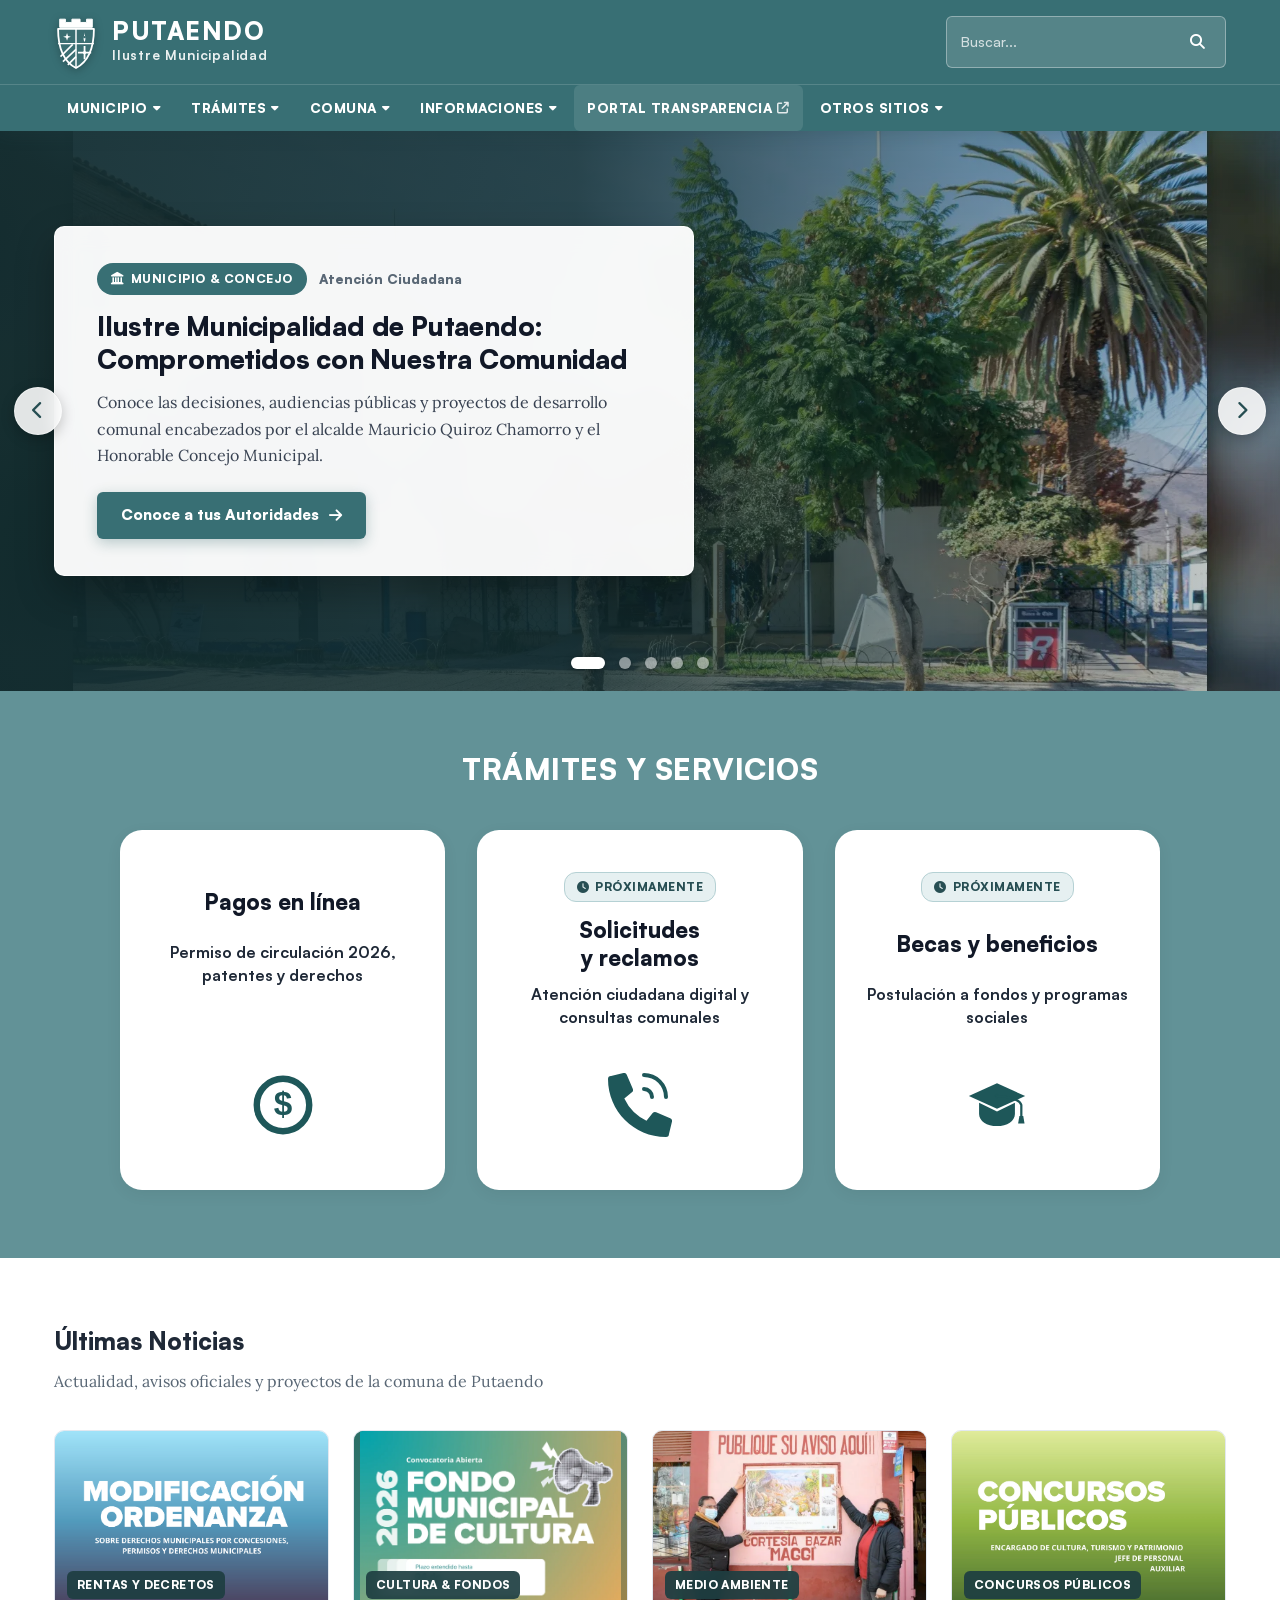
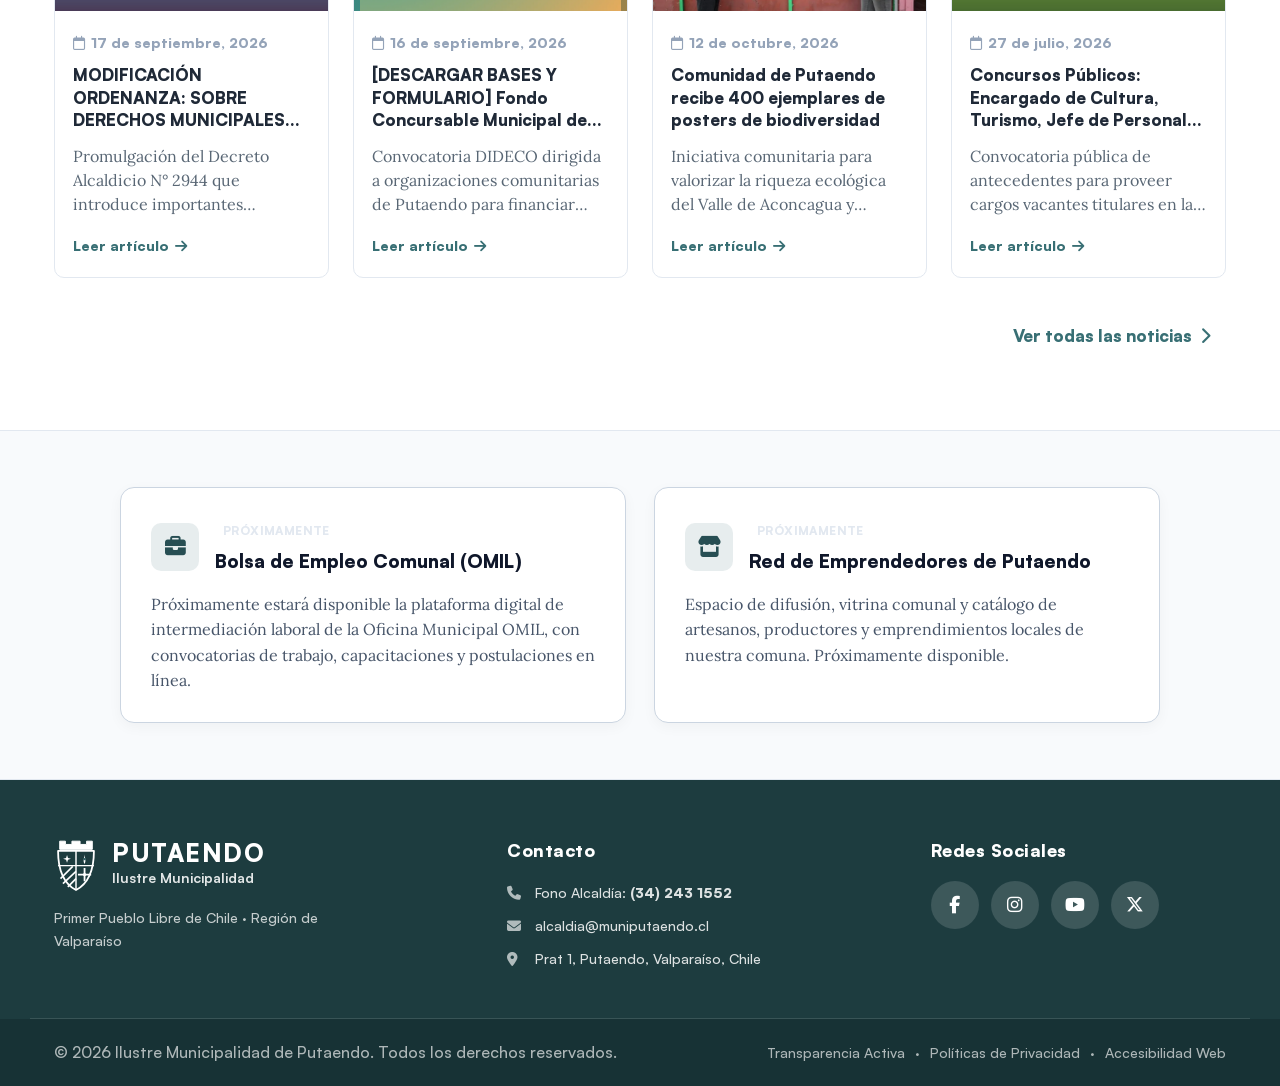
<file: index.html>
<!DOCTYPE html>
<html lang="es">
<head>
    <meta charset="UTF-8">
    <meta name="viewport" content="width=device-width, initial-scale=1.0">
    <title>Ilustre Municipalidad de Putaendo | Sitio Oficial</title>
    <meta name="description" content="Sitio web oficial de la Ilustre Municipalidad de Putaendo. Información comunal, trámites en línea, noticias, portal de transparencia y servicios comunitarios.">
    
        
    
    <!-- Optimizacion PageSpeed: Preconnect anticipado para fuentes e iconos -->
    <link rel="preconnect" href="https://fonts.googleapis.com">
    <link rel="preconnect" href="https://fonts.gstatic.com" crossorigin>
    <link rel="preconnect" href="https://api.fontshare.com" crossorigin>
    <link rel="preconnect" href="https://cdnjs.cloudflare.com" crossorigin>

    <!-- Optimizacion PageSpeed: Preload de Imagen LCP Prioritaria -->
    <link rel="preload" as="image" href="assets/fondo%20index/01_Municipalidad_Putaendo_1920x1080.webp" fetchpriority="high">

        <!-- Tipografias Oficiales: Carga Asincrona No Bloqueante (media="print" onload="this.media='all'") -->
    <link rel="stylesheet" href="https://api.fontshare.com/v2/css?f%5B%5D=satoshi@900,800,700,600,500,400&amp;display=swap" media="print" onload="this.media='all'">
    <noscript><link rel="stylesheet" href="https://api.fontshare.com/v2/css?f%5B%5D=satoshi@900,800,700,600,500,400&amp;display=swap"></noscript>
    <link rel="stylesheet" href="https://fonts.googleapis.com/css2?family=Lora:ital,wght@0,400;0,500;0,600;0,700;1,400;1,600&amp;display=swap" media="print" onload="this.media='all'">
    <noscript><link rel="stylesheet" href="https://fonts.googleapis.com/css2?family=Lora:ital,wght@0,400;0,500;0,600;0,700;1,400;1,600&amp;display=swap"></noscript>
    
    <!-- Font Awesome Icons: Carga Asincrona No Bloqueante -->
    <link rel="stylesheet" href="https://cdnjs.cloudflare.com/ajax/libs/font-awesome/6.5.1/css/all.min.css" media="print" onload="this.media='all'">
    <noscript><link rel="stylesheet" href="https://cdnjs.cloudflare.com/ajax/libs/font-awesome/6.5.1/css/all.min.css"></noscript>
    
    <!-- Hoja de estilos principal minificada -->
    <link rel="stylesheet" href="styles.min.css">


</head>
<body>
    <!-- Enlace de accesibilidad para saltar directamente al contenido principal -->
    <a href="#contenido-principal" class="skip-link">Saltar al contenido principal</a>

    <!-- =========================================================================
         CABECERA INSTITUCIONAL & NAVEGACIÓN
         ========================================================================= -->
    <header class="header" role="banner">
        <!-- Barra superior: Logotipo oficial + Buscador -->
        <div class="top-bar">
            <div class="container top-bar-container">
                <!-- Logotipo de la Municipalidad -->
                <a href="index.html" class="brand-logo" aria-label="Ilustre Municipalidad de Putaendo - Inicio">
                    <div class="brand-logo-content">
                        <!-- Escudo Vectorial Heráldico de Putaendo -->
                        <svg class="muni-shield" viewBox="0 0 54 68" fill="none" xmlns="http://www.w3.org/2000/svg" aria-hidden="true">
                            <!-- Corona Mural de 3 Almenas -->
                            <path d="M7 16 L7 6 L14 6 L14 10 L22 10 L22 6 L32 6 L32 10 L40 10 L40 6 L47 6 L47 16 Z" fill="#ffffff" stroke="#ffffff" stroke-width="1.2" stroke-linejoin="round"/>
                            <!-- Silueta del Escudo -->
                            <path d="M5 18 H49 C49 42 42 58 27 66 C12 58 5 42 5 18 Z" fill="#3b6e72" stroke="#ffffff" stroke-width="2.2" stroke-linejoin="round"/>
                            <!-- Divisiones cuarteladas -->
                            <line x1="5" y1="36" x2="49" y2="36" stroke="#ffffff" stroke-width="1.8"/>
                            <line x1="27" y1="18" x2="27" y2="65" stroke="#ffffff" stroke-width="1.8"/>
                            <!-- Cuartel 1: Estrella radiante de los Andes -->
                            <path d="M16 23 L17.2 26.5 L20.8 27.7 L17.2 28.9 L16 32.5 L14.8 28.9 L11.2 27.7 L14.8 26.5 Z" fill="#ffffff"/>
                            <!-- Cuartel 2: Emblema / Espiga de trigo -->
                            <path d="M37.5 22 C37.5 26 35 30 37.5 34 C40 30 37.5 26 37.5 22 Z" fill="#ffffff"/>
                            <circle cx="37.5" cy="28" r="1.5" fill="#3b6e72"/>
                            <!-- Cuartel 3: Bandas diagonales heráldicas -->
                            <line x1="8" y1="52" x2="23" y2="37" stroke="#ffffff" stroke-width="2"/>
                            <line x1="11" y1="58" x2="27" y2="43" stroke="#ffffff" stroke-width="2"/>
                            <line x1="17" y1="62" x2="27" y2="52" stroke="#ffffff" stroke-width="2"/>
                            <!-- Cuartel 4: Cruz patada -->
                            <path d="M37.5 40 V54 M30.5 47 H44.5" stroke="#ffffff" stroke-width="2.2" stroke-linecap="square"/>
                            <circle cx="37.5" cy="47" r="2" fill="#ffffff"/>
                        </svg>
                        
                        <div class="brand-text">
                            <span class="brand-name">PUTAENDO</span>
                            <span class="brand-sub">Ilustre Municipalidad</span>
                        </div>
                    </div>
                </a>

                <!-- Formulario de búsqueda accesible -->
                <div class="search-wrapper">
                    <form class="search-form" id="search-form" role="search" onsubmit="event.preventDefault(); window.ejecutarBusqueda();">
                        <label for="site-search" class="visually-hidden">Buscar en el sitio web de Putaendo</label>
                        <input type="search" id="site-search" class="search-input" placeholder="Buscar..." autocomplete="off">
                        <button type="submit" class="search-btn" aria-label="Ejecutar búsqueda">
                            <i class="fa-solid fa-magnifying-glass" aria-hidden="true"></i>
                        </button>
                    </form>
                    <!-- Contenedor desplegable de resultados rápidos -->
                                        <div id="search-results-dropdown" class="search-results-dropdown" aria-live="polite"></div>
                </div>

                <!-- Boton Menu Hamburguesa para Moviles -->
                <button class="mobile-toggle" id="mobile-toggle" aria-label="Abrir menu de navegacion" aria-expanded="false" aria-controls="main-nav">
                    <span class="hamburger-bar"></span>
                    <span class="hamburger-bar"></span>
                    <span class="hamburger-bar"></span>
                </button>

                <!-- Boton 3 Puntitos (Kebab Menu) para Scroll y Menu Compacto -->
                <button type="button" class="scroll-dots-btn" id="scroll-dots-btn" aria-label="Abrir men&uacute; de navegaci&oacute;n" aria-expanded="false" title="Men&uacute; de navegaci&oacute;n">
                    <i class="fa-solid fa-ellipsis-vertical" aria-hidden="true"></i>
                </button>
            </div>
        </div>

        <!-- Barra de Navegacion Principal con Menus Desplegables -->
        <nav class="main-nav" id="main-nav" aria-label="Navegacion principal">
            <div class="container">
                <ul class="nav-list" id="nav-list">
                    <!-- Dropdown 1: MUNICIPIO -->
                    <li class="nav-item has-dropdown">
                        <a href="municipio.html" class="nav-btn-link" aria-expanded="false" aria-haspopup="true">
                            <span>MUNICIPIO</span>
                            <i class="fa-solid fa-caret-down dropdown-arrow" aria-hidden="true"></i>
                        </a>
                        <ul class="dropdown-menu">
                            <li><a href="municipio.html" class="dropdown-item">MUNICIPIO</a></li>
                            <li><a href="municipio.html#autoridades" class="dropdown-item">AUTORIDADES</a></li>
                            <li><a href="municipio.html#organigrama" class="dropdown-item"><span>ORGANIGRAMA</span> <span class="nav-badge-soon">Pr&oacute;ximamente</span></a></li>
                            <li><a href="municipio.html#contacto" class="dropdown-item">CONTACTO</a></li>
                        </ul>
                    </li>

                    <!-- Dropdown 2: TRAMITES -->
                    <li class="nav-item has-dropdown">
                        <button class="nav-btn-link" aria-expanded="false" aria-haspopup="true">
                            <span>TR&Aacute;MITES</span>
                            <i class="fa-solid fa-caret-down dropdown-arrow" aria-hidden="true"></i>
                        </button>
                        <ul class="dropdown-menu">
                            <li><a href="pagos-en-linea.html" class="dropdown-item">PAGOS EN L&Iacute;NEA</a></li>
                            <li><a href="index.html#tramite-solicitudes" class="dropdown-item"><span>SOLICITUDES</span> <span class="nav-badge-soon">Pr&oacute;ximamente</span></a></li>
                            <li><a href="index.html#tramite-becas" class="dropdown-item"><span>BECAS Y BENEFICIOS</span> <span class="nav-badge-soon">Pr&oacute;ximamente</span></a></li>
                        </ul>
                    </li>

                    <!-- Dropdown 3: COMUNA (solo ese) -->
                    <li class="nav-item has-dropdown">
                        <a href="comuna.html" class="nav-btn-link" aria-expanded="false" aria-haspopup="true">
                            <span>COMUNA</span>
                            <i class="fa-solid fa-caret-down dropdown-arrow" aria-hidden="true"></i>
                        </a>
                        <ul class="dropdown-menu">
                            <li><a href="comuna.html" class="dropdown-item">CONOCE LA COMUNA</a></li>
                            <li><a href="comuna.html#historia" class="dropdown-item"><span>HISTORIA</span> <span class="nav-badge-soon">Pr&oacute;ximamente</span></a></li>
                            <li><a href="turismo.html" class="dropdown-item">TURISMO</a></li>
                        </ul>
                    </li>

                    <!-- Dropdown 4: INFORMACIONES -->
                    <li class="nav-item has-dropdown">
                        <button class="nav-btn-link" aria-expanded="false" aria-haspopup="true">
                            <span>INFORMACIONES</span>
                            <i class="fa-solid fa-caret-down dropdown-arrow" aria-hidden="true"></i>
                        </button>
                        <ul class="dropdown-menu">
                            <li><a href="noticias.html" class="dropdown-item">NOTICIAS</a></li>
                            <li><a href="index.html#empleo" class="dropdown-item"><span>EMPLEO</span> <span class="nav-badge-soon">Pr&oacute;ximamente</span></a></li>
                            <li><a href="juntos-planificamos.html" class="dropdown-item">JUNTOS PLANIFICAMOS</a></li>
                        </ul>
                    </li>

                    <!-- Enlace directo: PORTAL TRANSPARENCIA -->
                    <li class="nav-item">
                        <a href="https://www.portaltransparencia.cl" target="_blank" rel="noopener noreferrer" class="nav-link nav-link-highlight">
                            <span>PORTAL TRANSPARENCIA</span>
                            <i class="fa-solid fa-arrow-up-right-from-square external-icon" aria-hidden="true"></i>
                        </a>
                    </li>

                    <!-- Dropdown 5: OTROS SITIOS -->
                    <li class="nav-item has-dropdown">
                        <button class="nav-btn-link" aria-expanded="false" aria-haspopup="true">
                            <span>OTROS SITIOS</span>
                            <i class="fa-solid fa-caret-down dropdown-arrow" aria-hidden="true"></i>
                        </button>
                        <ul class="dropdown-menu">
                            <li><a href="index.html#emprendedores" class="dropdown-item"><span>RED DE EMPRENDEDORES</span> <span class="nav-badge-soon">Pr&oacute;ximamente</span></a></li>
                        </ul>
                    </li>
                                    <!-- Busqueda rapida en modo Scroll (Icono Lupa segun maqueta) -->
                    <li class="nav-item nav-item-scrolled-search">
                        <button type="button" class="scrolled-search-btn" id="scrolled-search-btn" aria-label="Buscar en el sitio" title="Buscar">
                            <i class="fa-solid fa-magnifying-glass" aria-hidden="true"></i>
                        </button>
                        <div class="scrolled-search-popover" id="scrolled-search-popover">
                            <form class="scrolled-search-form" id="scrolled-search-form" onsubmit="event.preventDefault();">
                                <label for="scrolled-search-input" class="visually-hidden">Buscar en el sitio web</label>
                                <input type="search" class="scrolled-search-field" id="scrolled-search-input" placeholder="Buscar en el sitio..." autocomplete="off">
                                <button type="submit" class="scrolled-search-submit" id="scrolled-search-submit" aria-label="Ejecutar b&uacute;squeda">
                                    <i class="fa-solid fa-arrow-right" aria-hidden="true"></i>
                                </button>
                            </form>
                            <div class="scrolled-search-results" id="scrolled-search-results"></div>
                        </div>
                    </li>
                </ul>
            </div>
        </nav>
    </header>

    <!-- =========================================================================
         CONTENIDO PRINCIPAL
         ========================================================================= -->
    <main id="contenido-principal" class="main-content">

        <!-- =====================================================================
             1. SECCIÓN HERO: CARRUSEL PRINCIPAL DE PANTALLA COMPLETA
             ===================================================================== -->
        <div id="historia"></div>
        <section class="hero-slider-section full-width-hero" aria-label="Noticias y avisos destacados">
            <!-- Marco del Slider de Ancho Completo -->
            <div class="slider-viewport" id="hero-slider">
                <!-- Flecha Diapositiva Anterior -->
                <button class="slider-arrow slider-arrow-prev" id="slider-prev" aria-label="Ver diapositiva anterior">
                    <i class="fa-solid fa-chevron-left" aria-hidden="true"></i>
                </button>

                <!-- Diapositiva 1: Municipalidad de Putaendo -->
                <article class="slide-item active" data-slide="0" aria-current="true">
                    <div class="slide-bg-wrapper">
                        <img src="assets/fondo%20index/01_Municipalidad_Putaendo_1920x1080.webp" alt="Edificio Consistorial de la Ilustre Municipalidad de Putaendo"    class="slide-bg-img" width="1920" height="1080" loading="eager" fetchpriority="high" decoding="async">
                        <div class="slide-overlay-gradient"></div>
                    </div>
                    <div class="container slide-content-container">
                        <div class="slide-floating-card">
                            <div class="slide-card-header">
                                <span class="slide-badge">
                                    <i class="fa-solid fa-landmark" aria-hidden="true"></i>
                                    <span>Municipio &amp; Concejo</span>
                                </span>
                                <span class="slide-date">Atenci&oacute;n Ciudadana</span>
                            </div>
                            <h2 class="slide-title">
                                Ilustre Municipalidad de Putaendo: Comprometidos con Nuestra Comunidad
                            </h2>
                            <p class="slide-summary">
                                Conoce las decisiones, audiencias p&uacute;blicas y proyectos de desarrollo comunal encabezados por el alcalde Mauricio Quiroz Chamorro y el Honorable Concejo Municipal.
                            </p>
                            <div class="slide-action-box">
                                <a href="autoridades.html" class="slide-cta-btn">
                                    <span>Conoce a tus Autoridades</span>
                                    <i class="fa-solid fa-arrow-right" aria-hidden="true"></i>
                                </a>
                            </div>
                        </div>
                    </div>
                </article>

                <!-- Diapositiva 2: Plaza Prat -->
                <article class="slide-item" data-slide="1" aria-hidden="true">
                    <div class="slide-bg-wrapper">
                        <img src="[data-uri]" data-src="assets/fondo%20index/02_Plaza_Prat_Putaendo_1920x1080.webp" alt="Plaza Prat de Putaendo"    class="slide-bg-img" width="1920" height="1080" loading="lazy" decoding="async">
                        <div class="slide-overlay-gradient"></div>
                    </div>
                    <div class="container slide-content-container">
                        <div class="slide-floating-card">
                            <div class="slide-card-header">
                                <span class="slide-badge">
                                    <i class="fa-solid fa-tree" aria-hidden="true"></i>
                                    <span>Espacios P&uacute;blicos</span>
                                </span>
                                <span class="slide-date">Encuentro y Comunidad</span>
                            </div>
                            <h2 class="slide-title">
                                Plaza Prat: El punto de encuentro tradicional del pueblo de Putaendo
                            </h2>
                            <p class="slide-summary">
                                Un emblem&aacute;tico espacio verde de convivencia familiar, memoria hist&oacute;rica y eventos comunitarios en el coraz&oacute;n de la comuna.
                            </p>
                            <div class="slide-action-box">
                                <a href="comuna.html" class="slide-cta-btn">
                                    <span>Descubre Nuestra Comuna</span>
                                    <i class="fa-solid fa-arrow-right" aria-hidden="true"></i>
                                </a>
                            </div>
                        </div>
                    </div>
                </article>

                <!-- Diapositiva 3: Bofedales de Chilón -->
                <article class="slide-item" data-slide="2" aria-hidden="true">
                    <div class="slide-bg-wrapper">
                        <img src="[data-uri]" data-src="assets/fondo%20index/03_Bofedales_Chilon_Putaendo_1920x1080.webp" alt="Bofedales de Chil&oacute;n en la alta cordillera de Putaendo"    class="slide-bg-img" width="1920" height="1080" loading="lazy" decoding="async">
                        <div class="slide-overlay-gradient"></div>
                    </div>
                    <div class="container slide-content-container">
                        <div class="slide-floating-card">
                            <div class="slide-card-header">
                                <span class="slide-badge">
                                    <i class="fa-solid fa-mountain-sun" aria-hidden="true"></i>
                                    <span>Medio Ambiente &amp; Cordillera</span>
                                </span>
                                <span class="slide-date">Reserva de la Bi&oacute;sfera</span>
                            </div>
                            <h2 class="slide-title">
                                Bofedales y Humedales Altoandinos: Protegiendo el ecosistema y el agua
                            </h2>
                            <p class="slide-summary">
                                El patrimonio natural de Putaendo resguarda fuentes vitales de agua cordillerana y una biodiversidad &uacute;nica frente a los desaf&iacute;os del cambio clim&aacute;tico.
                            </p>
                            <div class="slide-action-box">
                                <a href="juntos-planificamos.html" class="slide-cta-btn">
                                    <span>Juntos Planificamos</span>
                                    <i class="fa-solid fa-arrow-right" aria-hidden="true"></i>
                                </a>
                            </div>
                        </div>
                    </div>
                </article>

                <!-- Diapositiva 4: Calle Comercio -->
                <article class="slide-item" data-slide="3" aria-hidden="true">
                    <div class="slide-bg-wrapper">
                        <img src="[data-uri]" data-src="assets/fondo%20index/04_Calle_Comercio_Putaendo_1920x1080.webp" alt="Calle Comercio de Putaendo, Zona T&iacute;pica y Monumento Nacional"    class="slide-bg-img" width="1920" height="1080" loading="lazy" decoding="async">
                        <div class="slide-overlay-gradient"></div>
                    </div>
                    <div class="container slide-content-container">
                        <div class="slide-floating-card">
                            <div class="slide-card-header">
                                <span class="slide-badge">
                                    <i class="fa-solid fa-monument" aria-hidden="true"></i>
                                    <span>Patrimonio &amp; Tradici&oacute;n</span>
                                </span>
                                <span class="slide-date">Monumento Nacional</span>
                            </div>
                            <h2 class="slide-title">
                                Calle Comercio: Arquitectura colonial del Primer Pueblo Libre de Chile
                            </h2>
                            <p class="slide-summary">
                                Recorre sus tradicionales fachadas del siglo XVIII, museos y casonas hist&oacute;ricas que preservan el alma y la memoria patrimonial del Valle de Aconcagua.
                            </p>
                            <div class="slide-action-box">
                                <a href="turismo.html" class="slide-cta-btn">
                                    <span>Explora el Turismo Local</span>
                                    <i class="fa-solid fa-arrow-right" aria-hidden="true"></i>
                                </a>
                            </div>
                        </div>
                    </div>
                </article>

                <!-- Diapositiva 5: Río Rocín -->
                <article class="slide-item" data-slide="4" aria-hidden="true">
                    <div class="slide-bg-wrapper">
                        <img src="[data-uri]" data-src="assets/fondo%20index/05_Rio_Rocin_Putaendo_1920x1080.webp" alt="R&iacute;o Roc&iacute;n en la cuenca cordillerana de Putaendo"    class="slide-bg-img" width="1920" height="1080" loading="lazy" decoding="async">
                        <div class="slide-overlay-gradient"></div>
                    </div>
                    <div class="container slide-content-container">
                        <div class="slide-floating-card">
                            <div class="slide-card-header">
                                <span class="slide-badge">
                                    <i class="fa-solid fa-water" aria-hidden="true"></i>
                                    <span>Cuenca &amp; Sustentabilidad</span>
                                </span>
                                <span class="slide-date">Patrimonio H&iacute;drico</span>
                            </div>
                            <h2 class="slide-title">
                                Cuenca del R&iacute;o Roc&iacute;n: Aguas puras que dan vida a nuestros valles y campos
                            </h2>
                            <p class="slide-summary">
                                La defensa y cuidado de nuestros afluentes cordilleranos es fundamental para la agricultura campesina, el consumo humano y el futuro sustentable de Putaendo.
                            </p>
                            <div class="slide-action-box">
                                <a href="noticias.html" class="slide-cta-btn">
                                    <span>Informaciones Comunales</span>
                                    <i class="fa-solid fa-arrow-right" aria-hidden="true"></i>
                                </a>
                            </div>
                        </div>
                    </div>
                </article>

                <!-- Flecha Diapositiva Siguiente -->
                <button class="slider-arrow slider-arrow-next" id="slider-next" aria-label="Ver diapositiva siguiente">
                    <i class="fa-solid fa-chevron-right" aria-hidden="true"></i>
                </button>

                <!-- Indicadores de Paginación (5 Dots) -->
                <nav class="slider-dots" id="slider-dots" aria-label="Seleccionar diapositiva">
                    <button type="button" class="dot-btn active" aria-label="Ir a diapositiva 1" data-slide-target="0"></button>
                    <button type="button" class="dot-btn" aria-label="Ir a diapositiva 2" data-slide-target="1"></button>
                    <button type="button" class="dot-btn" aria-label="Ir a diapositiva 3" data-slide-target="2"></button>
                    <button type="button" class="dot-btn" aria-label="Ir a diapositiva 4" data-slide-target="3"></button>
                    <button type="button" class="dot-btn" aria-label="Ir a diapositiva 5" data-slide-target="4"></button>
                </nav>
            </div>
        </section>

        <!-- =====================================================================
             2. SECCIÓN: TRÁMITES Y SERVICIOS (Bloque Teal con 3 Tarjetas Blancas)
             ===================================================================== -->
        <section class="services-section" id="tramites" aria-labelledby="services-title">
            <div class="container">
                <div class="section-header-centered">
                    <h2 class="section-title services-main-title" id="services-title">TRÁMITES Y SERVICIOS</h2>
                </div>

                <!-- Cuadrícula de 3 Tarjetas Blancas Destacadas -->
                <div class="services-grid">
                    <!-- Tarjeta 1: Pagos en línea -->
                    <a href="pagos-en-linea.html" class="service-card" id="tramite-pagos" style="text-decoration: none; color: inherit;">
                        <div class="service-card-info">
                            <h3 class="service-card-title">Pagos en l&iacute;nea</h3>
                            <p class="service-card-desc">Permiso de circulaci&oacute;n 2026,<br>patentes y derechos</p>
                        </div>
                        <div class="service-card-icon-container">
                            <img src="assets/icon-pagos.svg" alt="Pagos en l&iacute;nea"  width="64" height="64" loading="lazy" decoding="async">
                        </div>
                    </a>

                    <!-- Tarjeta 2: Solicitudes y reclamos -->
                    <div class="service-card" id="tramite-solicitudes">
                        <div class="service-card-info">
                            <span class="service-card-badge-soon"><i class="fa-solid fa-clock" aria-hidden="true"></i> Pr&oacute;ximamente</span>
                            <h3 class="service-card-title">Solicitudes<br>y reclamos</h3>
                            <p class="service-card-desc">Atenci&oacute;n ciudadana digital y consultas comunales</p>
                        </div>
                        <div class="service-card-icon-container">
                            <img src="assets/icon-solicitudes.svg" alt="Solicitudes y reclamos"  width="64" height="64" loading="lazy" decoding="async">
                        </div>
                    </div>

                    <!-- Tarjeta 3: Becas y beneficios -->
                    <div class="service-card" id="tramite-becas">
                        <div class="service-card-info">
                            <span class="service-card-badge-soon"><i class="fa-solid fa-clock" aria-hidden="true"></i> Pr&oacute;ximamente</span>
                            <h3 class="service-card-title">Becas y beneficios</h3>
                            <p class="service-card-desc">Postulaci&oacute;n a fondos y programas sociales</p>
                        </div>
                        <div class="service-card-icon-container">
                            <img src="assets/icon-becas.svg" alt="Becas y beneficios"  width="64" height="64" loading="lazy" decoding="async">
                        </div>
                    </div>
                </div>
            </div>
        </section>

        <!-- =====================================================================
             3. SECCIÓN: ÚLTIMAS NOTICIAS (Noticias Reales de Putaendo)
             ===================================================================== -->
        <section class="news-section" id="noticias" aria-labelledby="news-title">
            <div class="container">
                <div class="news-section-top">
                    <h2 class="section-title news-heading" id="news-title">Últimas Noticias</h2>
                    <p class="news-intro">Actualidad, avisos oficiales y proyectos de la comuna de Putaendo</p>
                </div>

                <!-- Cuadrícula de 4 Noticias Reales de Putaendo -->
                <div class="news-grid">
                    <!-- Noticia 1: Modificación Ordenanza -->
                    <article class="news-card" id="noticia-ordenanza">
                        <div class="news-img-box">
                            <img src="assets/noticia-ordenanza.webp" alt="Modificación Ordenanza Derechos Municipales Putaendo"      class="news-thumb" width="600" height="400" loading="lazy" decoding="async">
                            <span class="news-category">Rentas y Decretos</span>
                        </div>
                        <div class="news-content">
                            <span class="news-date"><i class="fa-regular fa-calendar" aria-hidden="true"></i> 17 de septiembre, 2026</span>
                            <h3 class="news-title">
                                MODIFICACIÓN ORDENANZA: SOBRE DERECHOS MUNICIPALES POR CONCESIONES, PERMISOS Y DERECHOS
                            </h3>
                            <p class="news-text">
                                Promulgación del Decreto Alcaldicio N° 2944 que introduce importantes modificaciones a la normativa comunal sobre rentas y derechos municipales.
                            </p>
                            <a href="noticia-ordenanza.html" class="news-read-more" aria-label="Leer más sobre la Modificación de Ordenanza">
                                <span>Leer artículo</span>
                                <i class="fa-solid fa-arrow-right" aria-hidden="true"></i>
                            </a>
                        </div>
                    </article>

                    <!-- Noticia 2: Fondo Concursable Cultura -->
                    <article class="news-card" id="noticia-cultura">
                        <div class="news-img-box news-img-box--contain">
                            <img src="assets/fondo-cultura-2026.webp" alt="Fondo Concursable Municipal de Cultura 2026"      class="news-thumb" width="600" height="400" loading="lazy" decoding="async">
                            <span class="news-category">Cultura &amp; Fondos</span>
                        </div>
                        <div class="news-content">
                            <span class="news-date"><i class="fa-regular fa-calendar" aria-hidden="true"></i> 16 de septiembre, 2026</span>
                            <h3 class="news-title">
                                [DESCARGAR BASES Y FORMULARIO] Fondo Concursable Municipal de Cultura 2026
                            </h3>
                            <p class="news-text">
                                Convocatoria DIDECO dirigida a organizaciones comunitarias de Putaendo para financiar proyectos de desarrollo artístico y patrimonial.
                            </p>
                            <a href="noticia-fondo-cultura.html" class="news-read-more" aria-label="Descargar bases del Fondo de Cultura">
                                <span>Leer artículo</span>
                                <i class="fa-solid fa-arrow-right" aria-hidden="true"></i>
                            </a>
                        </div>
                    </article>

                    <!-- Noticia 3: Biodiversidad Cordillerana -->
                    <article class="news-card" id="noticia-biodiversidad">
                        <div class="news-img-box">
                            <img src="assets/noticia-biodiversidad-1.webp" alt="Biodiversidad del ecosistema cordillerano en Putaendo"      class="news-thumb" width="600" height="400" loading="lazy" decoding="async">
                            <span class="news-category">Medio Ambiente</span>
                        </div>
                        <div class="news-content">
                            <span class="news-date"><i class="fa-regular fa-calendar" aria-hidden="true"></i> 12 de octubre, 2026</span>
                            <h3 class="news-title">
                                Comunidad de Putaendo recibe 400 ejemplares de posters de biodiversidad
                            </h3>
                            <p class="news-text">
                                Iniciativa comunitaria para valorizar la riqueza ecológica del Valle de Aconcagua y respaldar la propuesta de Reserva de la Biósfera.
                            </p>
                            <a href="noticia-biodiversidad.html" class="news-read-more" aria-label="Leer más sobre los posters de biodiversidad">
                                <span>Leer artículo</span>
                                <i class="fa-solid fa-arrow-right" aria-hidden="true"></i>
                            </a>
                        </div>
                    </article>

                    <!-- Noticia 4: Concursos Públicos -->
                    <article class="news-card" id="noticia-concursos">
                        <div class="news-img-box">
                            <img src="assets/noticia-concursos.webp" alt="Concursos Públicos en la Municipalidad de Putaendo"      class="news-thumb" width="600" height="400" loading="lazy" decoding="async">
                            <span class="news-category">Concursos Públicos</span>
                        </div>
                        <div class="news-content">
                            <span class="news-date"><i class="fa-regular fa-calendar" aria-hidden="true"></i> 27 de julio, 2026</span>
                            <h3 class="news-title">
                                Concursos Públicos: Encargado de Cultura, Turismo, Jefe de Personal – Auxiliar
                            </h3>
                            <p class="news-text">
                                Convocatoria pública de antecedentes para proveer cargos vacantes titulares en la planta municipal de la I. Municipalidad de Putaendo.
                            </p>
                            <a href="noticia-concursos.html" class="news-read-more" aria-label="Leer más sobre los concursos públicos">
                                <span>Leer artículo</span>
                                <i class="fa-solid fa-arrow-right" aria-hidden="true"></i>
                            </a>
                        </div>
                    </article>
                </div>

                <!-- Enlace inferior "Más noticias >" como en la maqueta -->
                <div class="news-footer-action">
                    <a href="noticias.html" class="btn-more-news">
                        <span>Ver todas las noticias</span>
                        <i class="fa-solid fa-chevron-right" aria-hidden="true"></i>
                    </a>
                </div>
            </div>
        </section>

        <!-- Seccion Informativa: Modulos Proximamente -->
        <section class="proximamente-section" id="modulos-proximamente" aria-label="Modulos municipales en desarrollo">
            <div class="container">
                <div class="proximamente-grid">
                    <div class="proximamente-card" id="empleo">
                        <div class="proximamente-header">
                            <div class="proximamente-icon"><i class="fa-solid fa-briefcase" aria-hidden="true"></i></div>
                            <div>
                                <span class="nav-badge-soon">Pr&oacute;ximamente</span>
                                <h3 class="proximamente-title">Bolsa de Empleo Comunal (OMIL)</h3>
                            </div>
                        </div>
                        <p class="proximamente-desc">
                            Pr&oacute;ximamente estar&aacute; disponible la plataforma digital de intermediaci&oacute;n laboral de la Oficina Municipal OMIL, con convocatorias de trabajo, capacitaciones y postulaciones en l&iacute;nea.
                        </p>
                    </div>

                    <div class="proximamente-card" id="emprendedores">
                        <div class="proximamente-header">
                            <div class="proximamente-icon"><i class="fa-solid fa-store" aria-hidden="true"></i></div>
                            <div>
                                <span class="nav-badge-soon">Pr&oacute;ximamente</span>
                                <h3 class="proximamente-title">Red de Emprendedores de Putaendo</h3>
                            </div>
                        </div>
                        <p class="proximamente-desc">
                            Espacio de difusi&oacute;n, vitrina comunal y cat&aacute;logo de artesanos, productores y emprendimientos locales de nuestra comuna. Pr&oacute;ximamente disponible.
                        </p>
                    </div>
                </div>
            </div>
        </section>
        <div id="planificamos" class="visually-hidden"></div>
        <div id="organigrama" class="visually-hidden"></div>
    </main>

    <!-- =========================================================================
         PIE DE PÁGINA INSTITUCIONAL (Footer Verde Petróleo)
         ========================================================================= -->
    <!-- Boton flotante para subir del todo (lado izquierdo) -->
    <button type="button" id="scroll-to-top-btn" class="scroll-to-top-btn" aria-label="Subir del todo" title="Subir del todo">
        <i class="fa-solid fa-arrow-up" aria-hidden="true"></i>
    </button>
    <footer class="site-footer" role="contentinfo">
        <div class="container footer-container">
            <!-- Bloque 1: Escudo y Nombre Municipal -->
            <div class="footer-col footer-col-brand">
                <div class="footer-logo">
                    <!-- Escudo Vectorial en blanco -->
                    <svg class="footer-shield" viewBox="0 0 54 68" fill="none" xmlns="http://www.w3.org/2000/svg" aria-hidden="true">
                        <path d="M7 16 L7 6 L14 6 L14 10 L22 10 L22 6 L32 6 L32 10 L40 10 L40 6 L47 6 L47 16 Z" fill="#ffffff" stroke="#ffffff" stroke-width="1.2" stroke-linejoin="round"/>
                        <path d="M5 18 H49 C49 42 42 58 27 66 C12 58 5 42 5 18 Z" fill="none" stroke="#ffffff" stroke-width="2.2" stroke-linejoin="round"/>
                        <line x1="5" y1="36" x2="49" y2="36" stroke="#ffffff" stroke-width="1.8"/>
                        <line x1="27" y1="18" x2="27" y2="65" stroke="#ffffff" stroke-width="1.8"/>
                        <path d="M16 23 L17.2 26.5 L20.8 27.7 L17.2 28.9 L16 32.5 L14.8 28.9 L11.2 27.7 L14.8 26.5 Z" fill="#ffffff"/>
                        <path d="M37.5 22 C37.5 26 35 30 37.5 34 C40 30 37.5 26 37.5 22 Z" fill="#ffffff"/>
                        <circle cx="37.5" cy="28" r="1.5" fill="#2d5e62"/>
                        <line x1="8" y1="52" x2="23" y2="37" stroke="#ffffff" stroke-width="2"/>
                        <line x1="11" y1="58" x2="27" y2="43" stroke="#ffffff" stroke-width="2"/>
                        <line x1="17" y1="62" x2="27" y2="52" stroke="#ffffff" stroke-width="2"/>
                        <path d="M37.5 40 V54 M30.5 47 H44.5" stroke="#ffffff" stroke-width="2.2" stroke-linecap="square"/>
                        <circle cx="37.5" cy="47" r="2" fill="#ffffff"/>
                    </svg>
                    <div class="footer-brand-text">
                        <span class="footer-title">PUTAENDO</span>
                        <span class="footer-subtitle">Ilustre Municipalidad</span>
                    </div>
                </div>
                <p class="footer-motto">Primer Pueblo Libre de Chile · Región de Valparaíso</p>
            </div>

            <!-- Bloque 2: Información de Contacto Oficial -->
            <div class="footer-col footer-col-contact">
                <h4 class="footer-col-title">Contacto</h4>
                <ul class="contact-list">
                    <li>
                        <i class="fa-solid fa-phone" aria-hidden="true"></i>
                        <span>Fono Alcaldía: <strong>(34) 243 1552</strong></span>
                    </li>
                    <li>
                        <i class="fa-solid fa-envelope" aria-hidden="true"></i>
                        <span>alcaldia@muniputaendo.cl</span>
                    </li>
                    <li>
                        <i class="fa-solid fa-location-dot" aria-hidden="true"></i>
                        <span>Prat 1, Putaendo, Valparaíso, Chile</span>
                    </li>
                </ul>
            </div>

            <!-- Bloque 3: Redes Sociales -->
            <div class="footer-col footer-col-social">
                <h4 class="footer-col-title">Redes Sociales</h4>
                <div class="social-links-grid">
                    <a href="https://facebook.com" target="_blank" rel="noopener noreferrer" class="social-circle-btn" aria-label="Facebook Ilustre Municipalidad de Putaendo">
                        <i class="fa-brands fa-facebook-f" aria-hidden="true"></i>
                    </a>
                    <a href="https://instagram.com" target="_blank" rel="noopener noreferrer" class="social-circle-btn" aria-label="Instagram Ilustre Municipalidad de Putaendo">
                        <i class="fa-brands fa-instagram" aria-hidden="true"></i>
                    </a>
                    <a href="https://youtube.com" target="_blank" rel="noopener noreferrer" class="social-circle-btn" aria-label="YouTube Ilustre Municipalidad de Putaendo">
                        <i class="fa-brands fa-youtube" aria-hidden="true"></i>
                    </a>
                    <a href="https://x.com" target="_blank" rel="noopener noreferrer" class="social-circle-btn" aria-label="X (Twitter) Ilustre Municipalidad de Putaendo">
                        <i class="fa-brands fa-x-twitter" aria-hidden="true"></i>
                    </a>
                </div>
            </div>
        </div>

        <!-- Barra inferior de Copyright y Enlaces Legales -->
        <div class="footer-bottom-bar">
            <div class="container footer-bottom-container">
                <p>&copy; 2026 Ilustre Municipalidad de Putaendo. Todos los derechos reservados.</p>
                <div class="footer-legal-links">
                    <a href="https://www.portaltransparencia.cl" target="_blank" rel="noopener noreferrer">Transparencia Activa</a>
                    <span>·</span>
                    <a href="#privacidad">Políticas de Privacidad</a>
                    <span>·</span>
                    <a href="#accesibilidad">Accesibilidad Web</a>
                </div>
            </div>
        </div>
    </footer>

    <!-- Script de interactividad -->
    <script src="script.min.js" defer></script>
</body>
</html>
</file>
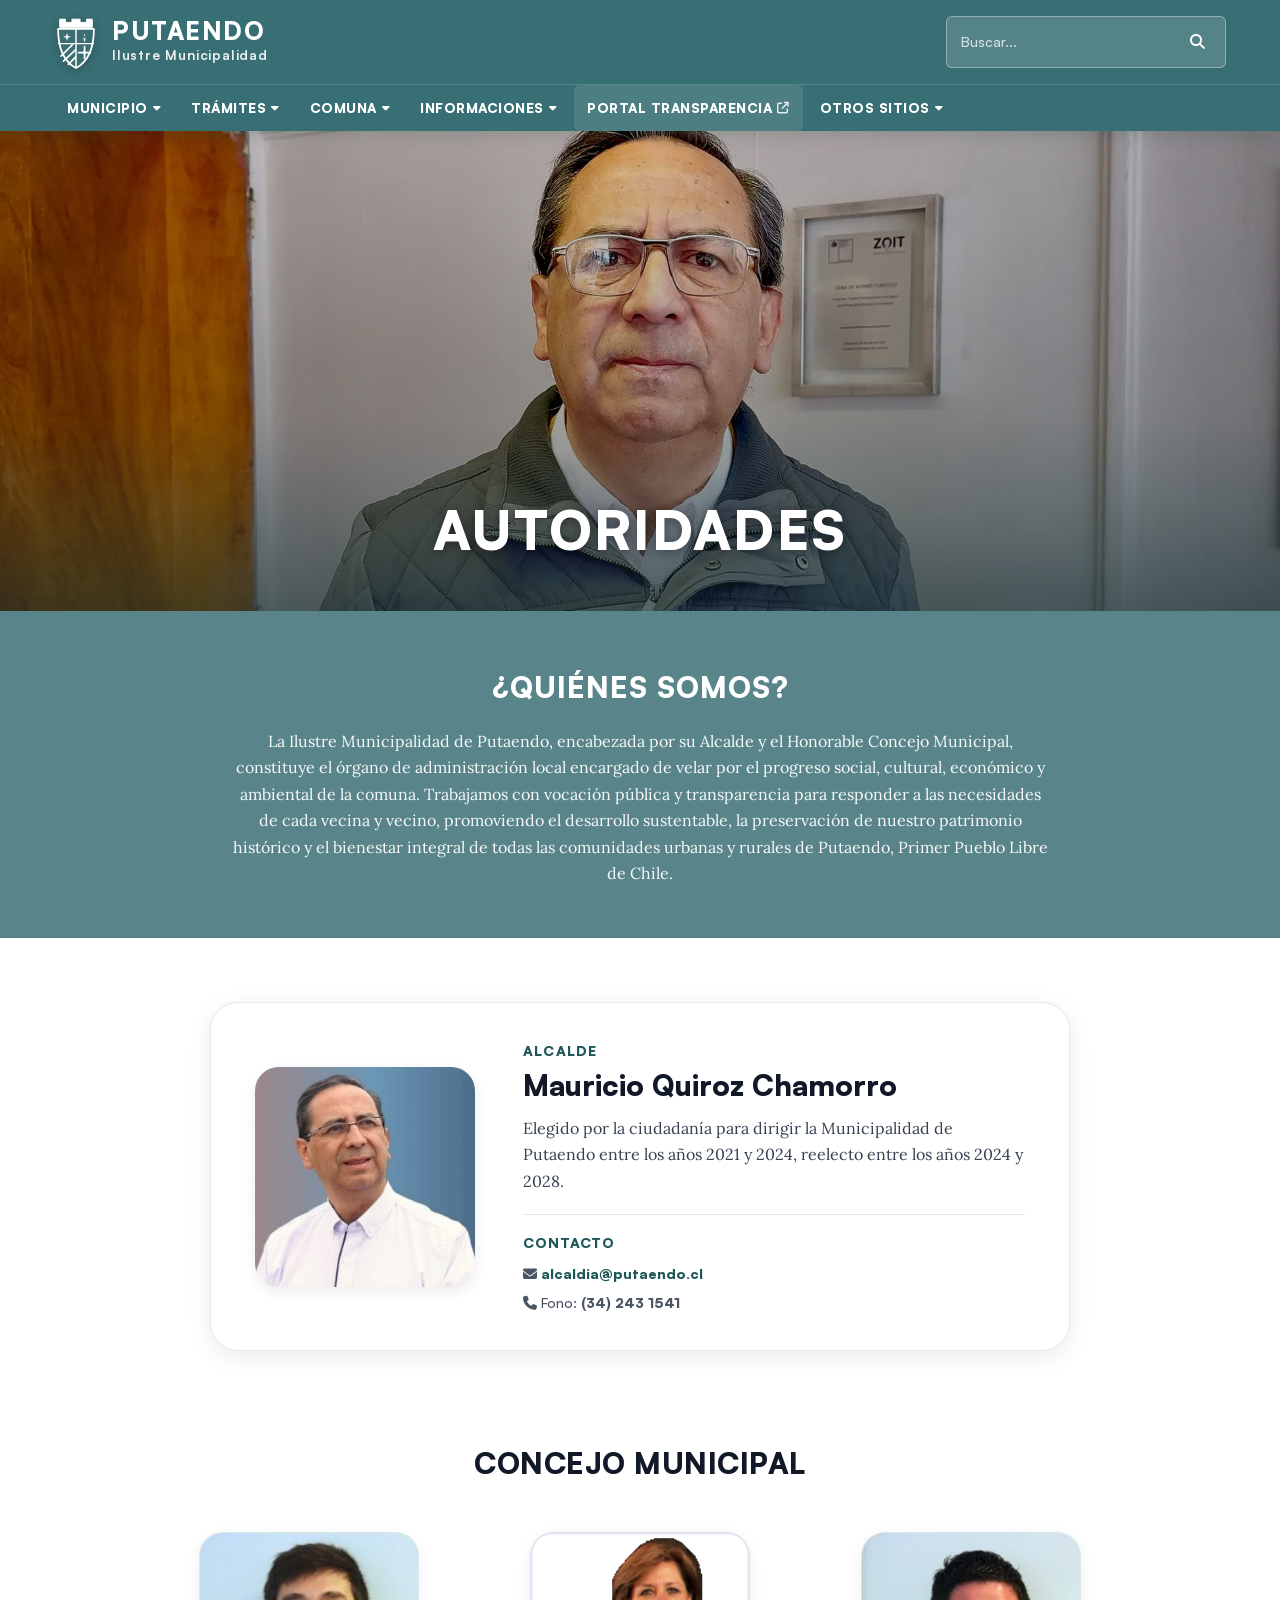
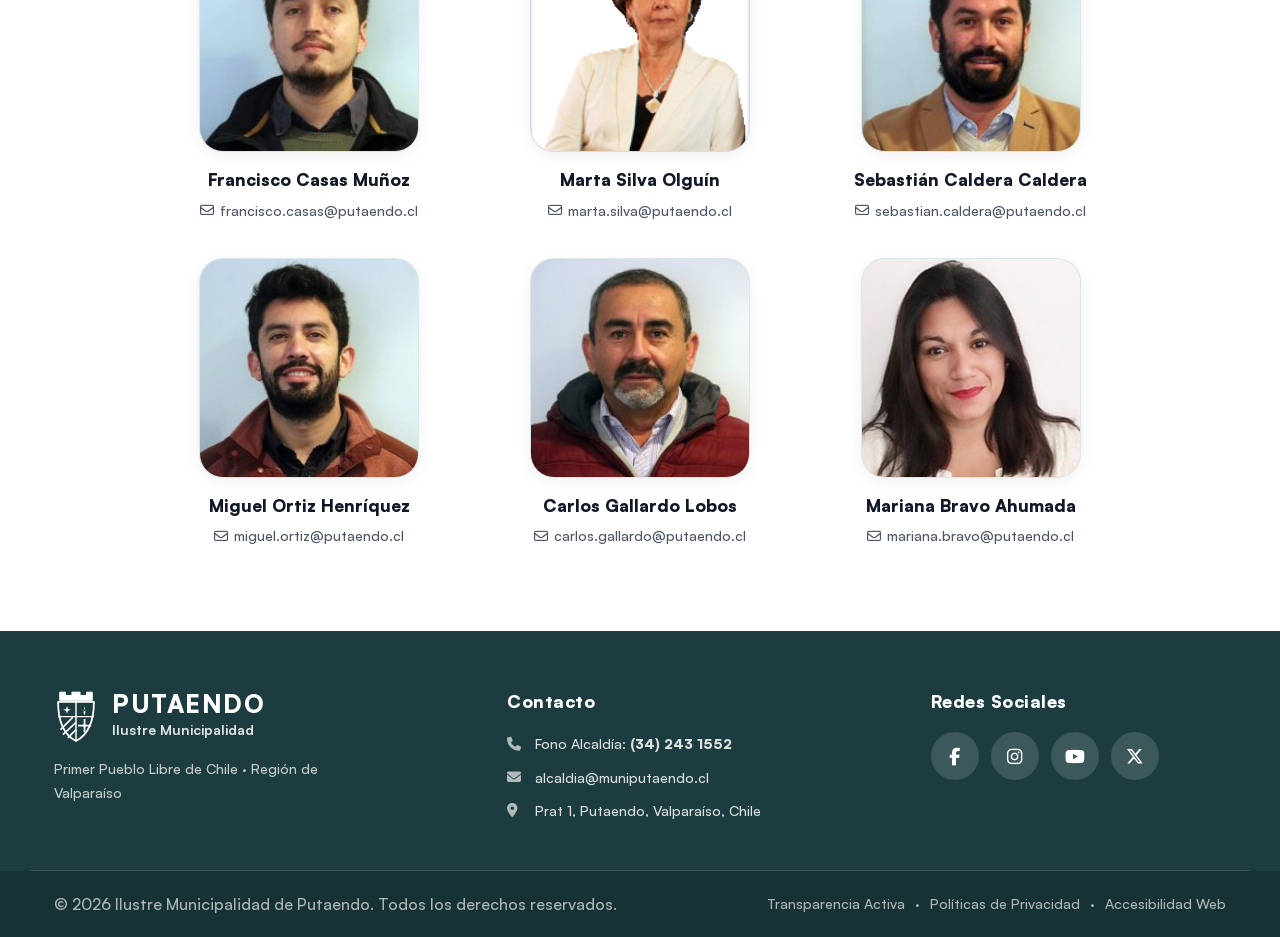
<file: autoridades.html>
<!DOCTYPE html>
<html lang="es">
<head>
    <meta charset="UTF-8">
    <meta name="viewport" content="width=device-width, initial-scale=1.0">
    <title>Autoridades Comunales | Ilustre Municipalidad de Putaendo</title>
    <meta name="description" content="Conoce a las autoridades de la Ilustre Municipalidad de Putaendo: Alcalde Mauricio Quiroz Chamorro y el Honorable Concejo Municipal.">
    
        
    
    <!-- Optimizacion PageSpeed: Preconnect anticipado para fuentes e iconos -->
    <link rel="preconnect" href="https://fonts.googleapis.com">
    <link rel="preconnect" href="https://fonts.gstatic.com" crossorigin>
    <link rel="preconnect" href="https://api.fontshare.com" crossorigin>
    <link rel="preconnect" href="https://cdnjs.cloudflare.com" crossorigin>

    <!-- Optimizacion PageSpeed: Preload de Imagen LCP Prioritaria -->
    <link rel="preload" as="image" href="assets/autoridades/Banner_Autoridades.webp" fetchpriority="high">

        <!-- Tipografias Oficiales: Carga Asincrona No Bloqueante (media="print" onload="this.media='all'") -->
    <link rel="stylesheet" href="https://api.fontshare.com/v2/css?f%5B%5D=satoshi@900,800,700,600,500,400&amp;display=swap" media="print" onload="this.media='all'">
    <noscript><link rel="stylesheet" href="https://api.fontshare.com/v2/css?f%5B%5D=satoshi@900,800,700,600,500,400&amp;display=swap"></noscript>
    <link rel="stylesheet" href="https://fonts.googleapis.com/css2?family=Lora:ital,wght@0,400;0,500;0,600;0,700;1,400;1,600&amp;display=swap" media="print" onload="this.media='all'">
    <noscript><link rel="stylesheet" href="https://fonts.googleapis.com/css2?family=Lora:ital,wght@0,400;0,500;0,600;0,700;1,400;1,600&amp;display=swap"></noscript>
    
    <!-- Font Awesome Icons: Carga Asincrona No Bloqueante -->
    <link rel="stylesheet" href="https://cdnjs.cloudflare.com/ajax/libs/font-awesome/6.5.1/css/all.min.css" media="print" onload="this.media='all'">
    <noscript><link rel="stylesheet" href="https://cdnjs.cloudflare.com/ajax/libs/font-awesome/6.5.1/css/all.min.css"></noscript>
    
    <!-- Hoja de estilos principal minificada -->
    <link rel="stylesheet" href="styles.min.css">


</head>
<body>
    <a href="#contenido-principal" class="skip-link">Saltar al contenido principal</a>

    <!-- =========================================================================
         CABECERA INSTITUCIONAL (Idéntica en todo el portal)
         ========================================================================= -->
    <header class="header" role="banner">
        <div class="top-bar">
            <div class="container top-bar-container">
                <a href="index.html" class="brand-logo" aria-label="Ilustre Municipalidad de Putaendo - Inicio">
                    <div class="brand-logo-content">
                        <svg class="muni-shield" viewBox="0 0 54 68" fill="none" xmlns="http://www.w3.org/2000/svg" aria-hidden="true">
                            <path d="M7 16 L7 6 L14 6 L14 10 L22 10 L22 6 L32 6 L32 10 L40 10 L40 6 L47 6 L47 16 Z" fill="#ffffff" stroke="#ffffff" stroke-width="1.2" stroke-linejoin="round"/>
                            <path d="M5 18 H49 C49 42 42 58 27 66 C12 58 5 42 5 18 Z" fill="#3b6e72" stroke="#ffffff" stroke-width="2.2" stroke-linejoin="round"/>
                            <line x1="5" y1="36" x2="49" y2="36" stroke="#ffffff" stroke-width="1.8"/>
                            <line x1="27" y1="18" x2="27" y2="65" stroke="#ffffff" stroke-width="1.8"/>
                            <path d="M16 23 L17.2 26.5 L20.8 27.7 L17.2 28.9 L16 32.5 L14.8 28.9 L11.2 27.7 L14.8 26.5 Z" fill="#ffffff"/>
                            <path d="M37.5 22 C37.5 26 35 30 37.5 34 C40 30 37.5 26 37.5 22 Z" fill="#ffffff"/>
                            <circle cx="37.5" cy="28" r="1.5" fill="#3b6e72"/>
                            <line x1="8" y1="52" x2="23" y2="37" stroke="#ffffff" stroke-width="2"/>
                            <line x1="11" y1="58" x2="27" y2="43" stroke="#ffffff" stroke-width="2"/>
                            <line x1="17" y1="62" x2="27" y2="52" stroke="#ffffff" stroke-width="2"/>
                            <path d="M37.5 40 V54 M30.5 47 H44.5" stroke="#ffffff" stroke-width="2.2" stroke-linecap="square"/>
                            <circle cx="37.5" cy="47" r="2" fill="#ffffff"/>
                        </svg>
                        <div class="brand-text">
                            <span class="brand-name">PUTAENDO</span>
                            <span class="brand-sub">Ilustre Municipalidad</span>
                        </div>
                    </div>
                </a>

                <div class="search-wrapper">
                    <form class="search-form" role="search" onsubmit="event.preventDefault(); window.ejecutarBusqueda();">
                        <label for="site-search" class="visually-hidden">Buscar</label>
                        <input type="search" id="site-search" class="search-input" placeholder="Buscar..." autocomplete="off">
                        <button type="submit" class="search-btn" aria-label="Buscar"><i class="fa-solid fa-magnifying-glass"></i></button>
                    </form>
                                        <div id="search-results-dropdown" class="search-results-dropdown" aria-live="polite"></div>
                </div>

                <!-- Boton Menu Hamburguesa para Moviles -->
                <button class="mobile-toggle" id="mobile-toggle" aria-label="Abrir menu de navegacion" aria-expanded="false" aria-controls="main-nav">
                    <span class="hamburger-bar"></span>
                    <span class="hamburger-bar"></span>
                    <span class="hamburger-bar"></span>
                </button>

                <!-- Boton 3 Puntitos (Kebab Menu) para Scroll y Menu Compacto -->
                <button type="button" class="scroll-dots-btn" id="scroll-dots-btn" aria-label="Abrir men&uacute; de navegaci&oacute;n" aria-expanded="false" title="Men&uacute; de navegaci&oacute;n">
                    <i class="fa-solid fa-ellipsis-vertical" aria-hidden="true"></i>
                </button>
            </div>
        </div>

        <!-- Barra de Navegacion Principal con Menus Desplegables -->
                <!-- Barra de Navegacion Principal con Menus Desplegables -->
        <nav class="main-nav" id="main-nav" aria-label="Navegacion principal">
            <div class="container">
                <ul class="nav-list" id="nav-list">
                    <!-- Dropdown 1: MUNICIPIO -->
                    <li class="nav-item has-dropdown">
                        <a href="municipio.html" class="nav-btn-link" aria-expanded="false" aria-haspopup="true">
                            <span>MUNICIPIO</span>
                            <i class="fa-solid fa-caret-down dropdown-arrow" aria-hidden="true"></i>
                        </a>
                        <ul class="dropdown-menu">
                            <li><a href="municipio.html" class="dropdown-item">MUNICIPIO</a></li>
                            <li><a href="municipio.html#autoridades" class="dropdown-item">AUTORIDADES</a></li>
                            <li><a href="municipio.html#organigrama" class="dropdown-item"><span>ORGANIGRAMA</span> <span class="nav-badge-soon">Pr&oacute;ximamente</span></a></li>
                            <li><a href="municipio.html#contacto" class="dropdown-item">CONTACTO</a></li>
                        </ul>
                    </li>

                    <!-- Dropdown 2: TRAMITES -->
                    <li class="nav-item has-dropdown">
                        <button class="nav-btn-link" aria-expanded="false" aria-haspopup="true">
                            <span>TR&Aacute;MITES</span>
                            <i class="fa-solid fa-caret-down dropdown-arrow" aria-hidden="true"></i>
                        </button>
                        <ul class="dropdown-menu">
                            <li><a href="pagos-en-linea.html" class="dropdown-item">PAGOS EN L&Iacute;NEA</a></li>
                            <li><a href="index.html#tramite-solicitudes" class="dropdown-item"><span>SOLICITUDES</span> <span class="nav-badge-soon">Pr&oacute;ximamente</span></a></li>
                            <li><a href="index.html#tramite-becas" class="dropdown-item"><span>BECAS Y BENEFICIOS</span> <span class="nav-badge-soon">Pr&oacute;ximamente</span></a></li>
                        </ul>
                    </li>

                    <!-- Dropdown 3: COMUNA (solo ese) -->
                    <li class="nav-item has-dropdown">
                        <a href="comuna.html" class="nav-btn-link" aria-expanded="false" aria-haspopup="true">
                            <span>COMUNA</span>
                            <i class="fa-solid fa-caret-down dropdown-arrow" aria-hidden="true"></i>
                        </a>
                        <ul class="dropdown-menu">
                            <li><a href="comuna.html" class="dropdown-item">CONOCE LA COMUNA</a></li>
                            <li><a href="comuna.html#historia" class="dropdown-item"><span>HISTORIA</span> <span class="nav-badge-soon">Pr&oacute;ximamente</span></a></li>
                            <li><a href="turismo.html" class="dropdown-item">TURISMO</a></li>
                        </ul>
                    </li>

                    <!-- Dropdown 4: INFORMACIONES -->
                    <li class="nav-item has-dropdown">
                        <button class="nav-btn-link" aria-expanded="false" aria-haspopup="true">
                            <span>INFORMACIONES</span>
                            <i class="fa-solid fa-caret-down dropdown-arrow" aria-hidden="true"></i>
                        </button>
                        <ul class="dropdown-menu">
                            <li><a href="noticias.html" class="dropdown-item">NOTICIAS</a></li>
                            <li><a href="index.html#empleo" class="dropdown-item"><span>EMPLEO</span> <span class="nav-badge-soon">Pr&oacute;ximamente</span></a></li>
                            <li><a href="juntos-planificamos.html" class="dropdown-item">JUNTOS PLANIFICAMOS</a></li>
                        </ul>
                    </li>

                    <!-- Enlace directo: PORTAL TRANSPARENCIA -->
                    <li class="nav-item">
                        <a href="https://www.portaltransparencia.cl" target="_blank" rel="noopener noreferrer" class="nav-link nav-link-highlight">
                            <span>PORTAL TRANSPARENCIA</span>
                            <i class="fa-solid fa-arrow-up-right-from-square external-icon" aria-hidden="true"></i>
                        </a>
                    </li>

                    <!-- Dropdown 5: OTROS SITIOS -->
                    <li class="nav-item has-dropdown">
                        <button class="nav-btn-link" aria-expanded="false" aria-haspopup="true">
                            <span>OTROS SITIOS</span>
                            <i class="fa-solid fa-caret-down dropdown-arrow" aria-hidden="true"></i>
                        </button>
                        <ul class="dropdown-menu">
                            <li><a href="index.html#emprendedores" class="dropdown-item"><span>RED DE EMPRENDEDORES</span> <span class="nav-badge-soon">Pr&oacute;ximamente</span></a></li>
                        </ul>
                    </li>
                                    <!-- Busqueda rapida en modo Scroll (Icono Lupa segun maqueta) -->
                    <li class="nav-item nav-item-scrolled-search">
                        <button type="button" class="scrolled-search-btn" id="scrolled-search-btn" aria-label="Buscar en el sitio" title="Buscar">
                            <i class="fa-solid fa-magnifying-glass" aria-hidden="true"></i>
                        </button>
                        <div class="scrolled-search-popover" id="scrolled-search-popover">
                            <form class="scrolled-search-form" id="scrolled-search-form" onsubmit="event.preventDefault();">
                                <label for="scrolled-search-input" class="visually-hidden">Buscar en el sitio web</label>
                                <input type="search" class="scrolled-search-field" id="scrolled-search-input" placeholder="Buscar en el sitio..." autocomplete="off">
                                <button type="submit" class="scrolled-search-submit" id="scrolled-search-submit" aria-label="Ejecutar b&uacute;squeda">
                                    <i class="fa-solid fa-arrow-right" aria-hidden="true"></i>
                                </button>
                            </form>
                            <div class="scrolled-search-results" id="scrolled-search-results"></div>
                        </div>
                    </li>
                </ul>
            </div>
        </nav>
    </header>

    <!-- =========================================================================
         CONTENIDO PRINCIPAL: AUTORIDADES COMUNALES
         ========================================================================= -->
    <main id="contenido-principal" class="main-content">

        <!-- =====================================================================
             1. BANNER HERO DE AUTORIDADES (CUBRE TODA LA PANTALLA)
             ===================================================================== -->
        <section class="comuna-hero-section" aria-label="Cabecera Autoridades Comunales">
            <div class="comuna-hero-wrapper">
                <img src="assets/autoridades/Banner_Autoridades.webp" alt="Autoridades de la Ilustre Municipalidad de Putaendo"   class="comuna-hero-img comuna-hero-img--autoridades" width="1920" height="1080" loading="eager" fetchpriority="high" decoding="async">
                <div class="comuna-hero-overlay"></div>
                <div class="comuna-hero-content">
                    <h1 class="comuna-hero-title">AUTORIDADES</h1>
                </div>
            </div>
        </section>

        <!-- =====================================================================
             2. SECCIÓN: ¿QUIÉNES SOMOS? (Bloque Teal con Texto Institucional)
             ===================================================================== -->
        <section class="about-authorities-section" aria-labelledby="about-authorities-title">
            <div class="container">
                <div class="about-authorities-card">
                    <h2 class="about-authorities-title">¿QUIÉNES SOMOS?</h2>
                    <p class="about-authorities-text">
                        La Ilustre Municipalidad de Putaendo, encabezada por su Alcalde y el Honorable Concejo Municipal, constituye el órgano de administración local encargado de velar por el progreso social, cultural, económico y ambiental de la comuna. Trabajamos con vocación pública y transparencia para responder a las necesidades de cada vecina y vecino, promoviendo el desarrollo sustentable, la preservación de nuestro patrimonio histórico y el bienestar integral de todas las comunidades urbanas y rurales de Putaendo, Primer Pueblo Libre de Chile.
                    </p>
                </div>

            </div>
        </section>

        <!-- =====================================================================
             3. SECCIÓN: ALCALDE DE PUTAENDO
             ===================================================================== -->
        <section class="mayor-section" aria-labelledby="mayor-name">
            <div class="container">
                <div class="mayor-card">
                    <!-- Casilla / Espacio para la foto del Alcalde -->
                    <div class="mayor-photo-slot">
                        <img src="assets/autoridades/alcalde-quiroz.jpg" alt="Alcalde Mauricio Quiroz Chamorro"   class="mayor-img" width="400" height="400" loading="lazy" decoding="async">
                    </div>
                    <!-- Información y Contacto del Alcalde -->
                    <div class="mayor-info">
                        <span class="mayor-role-badge">ALCALDE</span>
                        <h2 class="mayor-name" id="mayor-name">Mauricio Quiroz Chamorro</h2>
                        <p class="mayor-period">
                            Elegido por la ciudadanía para dirigir la Municipalidad de Putaendo entre los años 2021 y 2024, reelecto entre los años 2024 y 2028.
                        </p>
                        <div class="mayor-contact-block">
                            <h3 class="mayor-contact-title">CONTACTO</h3>
                            <ul class="mayor-contact-list">
                                <li>
                                    <i class="fa-solid fa-envelope" aria-hidden="true"></i>
                                    <a href="mailto:alcaldia@putaendo.cl">alcaldia@putaendo.cl</a>
                                </li>
                                <li>
                                    <i class="fa-solid fa-phone" aria-hidden="true"></i>
                                    <span>Fono: <strong>(34) 243 1541</strong></span>
                                </li>
                            </ul>
                        </div>
                    </div>
                </div>

            </div>
        </section>

        <!-- =====================================================================
             4. SECCIÓN: CONCEJO MUNICIPAL (6 CONCEJALES)
             ===================================================================== -->
        <section class="council-section" aria-labelledby="council-title">
            <div class="container">
                <div class="council-header-centered">
                    <h2 class="council-section-title" id="council-title">CONCEJO MUNICIPAL</h2>
                </div>

                <!-- Grilla de 6 Casillas de Concejales (3 Columnas x 2 Filas) -->
                <div class="council-grid">

                    <!-- Casilla 1: Francisco Casas Muñoz -->
                    <div class="council-card">
                        <div class="council-photo-slot">
                            <img src="assets/autoridades/concejal-casas.jpg" alt="Concejal Francisco Casas Muñoz"   class="council-img" width="400" height="400" loading="lazy" decoding="async">
                        </div>
                        <div class="council-card-body">
                            <h3 class="council-name">Francisco Casas Muñoz</h3>
                            <a href="mailto:francisco.casas@putaendo.cl" class="council-email">
                                <i class="fa-regular fa-envelope" aria-hidden="true"></i>
                                <span>francisco.casas@putaendo.cl</span>
                            </a>
                        </div>
                    </div>

                    <!-- Casilla 2: Marta Silva Olguín -->
                    <div class="council-card">
                        <div class="council-photo-slot council-photo-slot-lilac">
                            <img src="assets/autoridades/concejala-silva.png" alt="Concejala Marta Silva Olguín"   class="council-img" width="400" height="400" loading="lazy" decoding="async">
                        </div>
                        <div class="council-card-body">
                            <h3 class="council-name">Marta Silva Olguín</h3>
                            <a href="mailto:marta.silva@putaendo.cl" class="council-email">
                                <i class="fa-regular fa-envelope" aria-hidden="true"></i>
                                <span>marta.silva@putaendo.cl</span>
                            </a>
                        </div>
                    </div>

                    <!-- Casilla 3: Sebastián Caldera Caldera -->
                    <div class="council-card">
                        <div class="council-photo-slot">
                            <img src="assets/autoridades/concejal-caldera.jpg" alt="Concejal Sebastián Caldera Caldera"   class="council-img" width="400" height="400" loading="lazy" decoding="async">
                        </div>
                        <div class="council-card-body">
                            <h3 class="council-name">Sebastián Caldera Caldera</h3>
                            <a href="mailto:sebastian.caldera@putaendo.cl" class="council-email">
                                <i class="fa-regular fa-envelope" aria-hidden="true"></i>
                                <span>sebastian.caldera@putaendo.cl</span>
                            </a>
                        </div>
                    </div>

                    <!-- Casilla 4: Miguel Ortiz Henríquez -->
                    <div class="council-card">
                        <div class="council-photo-slot">
                            <img src="assets/autoridades/concejal-ortiz.jpg" alt="Concejal Miguel Ortiz Henríquez"   class="council-img" width="400" height="400" loading="lazy" decoding="async">
                        </div>
                        <div class="council-card-body">
                            <h3 class="council-name">Miguel Ortiz Henríquez</h3>
                            <a href="mailto:miguel.ortiz@putaendo.cl" class="council-email">
                                <i class="fa-regular fa-envelope" aria-hidden="true"></i>
                                <span>miguel.ortiz@putaendo.cl</span>
                            </a>
                        </div>
                    </div>

                    <!-- Casilla 5: Carlos Gallardo Lobos -->
                    <div class="council-card">
                        <div class="council-photo-slot">
                            <img src="assets/autoridades/concejal-gallardo.jpg" alt="Concejal Carlos Gallardo Lobos"   class="council-img" width="400" height="400" loading="lazy" decoding="async">
                        </div>
                        <div class="council-card-body">
                            <h3 class="council-name">Carlos Gallardo Lobos</h3>
                            <a href="mailto:carlos.gallardo@putaendo.cl" class="council-email">
                                <i class="fa-regular fa-envelope" aria-hidden="true"></i>
                                <span>carlos.gallardo@putaendo.cl</span>
                            </a>
                        </div>
                    </div>

                    <!-- Casilla 6: Mariana Bravo Ahumada -->
                    <div class="council-card">
                        <div class="council-photo-slot">
                            <img src="assets/autoridades/concejala-bravo.jpg" alt="Concejala Mariana Bravo Ahumada"   class="council-img" width="400" height="400" loading="lazy" decoding="async">
                        </div>
                        <div class="council-card-body">
                            <h3 class="council-name">Mariana Bravo Ahumada</h3>
                            <a href="mailto:mariana.bravo@putaendo.cl" class="council-email">
                                <i class="fa-regular fa-envelope" aria-hidden="true"></i>
                                <span>mariana.bravo@putaendo.cl</span>
                            </a>
                        </div>
                    </div>

                </div>

            </div>
        </section>

    </main>

    <!-- =========================================================================
         PIE DE PÁGINA INSTITUCIONAL (Footer Verde Petróleo)
         ========================================================================= -->
    <!-- Boton flotante para subir del todo (lado izquierdo) -->
    <button type="button" id="scroll-to-top-btn" class="scroll-to-top-btn" aria-label="Subir del todo" title="Subir del todo">
        <i class="fa-solid fa-arrow-up" aria-hidden="true"></i>
    </button>
    <footer class="site-footer" role="contentinfo">
        <div class="container footer-container">
            <!-- Bloque 1: Escudo y Nombre Municipal -->
            <div class="footer-col footer-col-brand">
                <div class="footer-logo">
                    <!-- Escudo Vectorial en blanco -->
                    <svg class="footer-shield" viewBox="0 0 54 68" fill="none" xmlns="http://www.w3.org/2000/svg" aria-hidden="true">
                        <path d="M7 16 L7 6 L14 6 L14 10 L22 10 L22 6 L32 6 L32 10 L40 10 L40 6 L47 6 L47 16 Z" fill="#ffffff" stroke="#ffffff" stroke-width="1.2" stroke-linejoin="round"/>
                        <path d="M5 18 H49 C49 42 42 58 27 66 C12 58 5 42 5 18 Z" fill="none" stroke="#ffffff" stroke-width="2.2" stroke-linejoin="round"/>
                        <line x1="5" y1="36" x2="49" y2="36" stroke="#ffffff" stroke-width="1.8"/>
                        <line x1="27" y1="18" x2="27" y2="65" stroke="#ffffff" stroke-width="1.8"/>
                        <path d="M16 23 L17.2 26.5 L20.8 27.7 L17.2 28.9 L16 32.5 L14.8 28.9 L11.2 27.7 L14.8 26.5 Z" fill="#ffffff"/>
                        <path d="M37.5 22 C37.5 26 35 30 37.5 34 C40 30 37.5 26 37.5 22 Z" fill="#ffffff"/>
                        <circle cx="37.5" cy="28" r="1.5" fill="#2d5e62"/>
                        <line x1="8" y1="52" x2="23" y2="37" stroke="#ffffff" stroke-width="2"/>
                        <line x1="11" y1="58" x2="27" y2="43" stroke="#ffffff" stroke-width="2"/>
                        <line x1="17" y1="62" x2="27" y2="52" stroke="#ffffff" stroke-width="2"/>
                        <path d="M37.5 40 V54 M30.5 47 H44.5" stroke="#ffffff" stroke-width="2.2" stroke-linecap="square"/>
                        <circle cx="37.5" cy="47" r="2" fill="#ffffff"/>
                    </svg>
                    <div class="footer-brand-text">
                        <span class="footer-title">PUTAENDO</span>
                        <span class="footer-subtitle">Ilustre Municipalidad</span>
                    </div>
                </div>
                <p class="footer-motto">Primer Pueblo Libre de Chile · Región de Valparaíso</p>
            </div>

            <!-- Bloque 2: Información de Contacto Oficial -->
            <div class="footer-col footer-col-contact">
                <h4 class="footer-col-title">Contacto</h4>
                <ul class="contact-list">
                    <li>
                        <i class="fa-solid fa-phone" aria-hidden="true"></i>
                        <span>Fono Alcaldía: <strong>(34) 243 1552</strong></span>
                    </li>
                    <li>
                        <i class="fa-solid fa-envelope" aria-hidden="true"></i>
                        <span>alcaldia@muniputaendo.cl</span>
                    </li>
                    <li>
                        <i class="fa-solid fa-location-dot" aria-hidden="true"></i>
                        <span>Prat 1, Putaendo, Valparaíso, Chile</span>
                    </li>
                </ul>
            </div>

            <!-- Bloque 3: Redes Sociales -->
            <div class="footer-col footer-col-social">
                <h4 class="footer-col-title">Redes Sociales</h4>
                <div class="social-links-grid">
                    <a href="https://facebook.com" target="_blank" rel="noopener noreferrer" class="social-circle-btn" aria-label="Facebook Ilustre Municipalidad de Putaendo">
                        <i class="fa-brands fa-facebook-f" aria-hidden="true"></i>
                    </a>
                    <a href="https://instagram.com" target="_blank" rel="noopener noreferrer" class="social-circle-btn" aria-label="Instagram Ilustre Municipalidad de Putaendo">
                        <i class="fa-brands fa-instagram" aria-hidden="true"></i>
                    </a>
                    <a href="https://youtube.com" target="_blank" rel="noopener noreferrer" class="social-circle-btn" aria-label="YouTube Ilustre Municipalidad de Putaendo">
                        <i class="fa-brands fa-youtube" aria-hidden="true"></i>
                    </a>
                    <a href="https://x.com" target="_blank" rel="noopener noreferrer" class="social-circle-btn" aria-label="X (Twitter) Ilustre Municipalidad de Putaendo">
                        <i class="fa-brands fa-x-twitter" aria-hidden="true"></i>
                    </a>
                </div>
            </div>
        </div>

        <!-- Barra inferior de Copyright y Enlaces Legales -->
        <div class="footer-bottom-bar">
            <div class="container footer-bottom-container">
                <p>&copy; 2026 Ilustre Municipalidad de Putaendo. Todos los derechos reservados.</p>
                <div class="footer-legal-links">
                    <a href="https://www.portaltransparencia.cl" target="_blank" rel="noopener noreferrer">Transparencia Activa</a>
                    <span>·</span>
                    <a href="#privacidad">Políticas de Privacidad</a>
                    <span>·</span>
                    <a href="#accesibilidad">Accesibilidad Web</a>
                </div>
            </div>
        </div>
    </footer>

    <script src="script.min.js" defer></script>
</body>
</html>
</file>
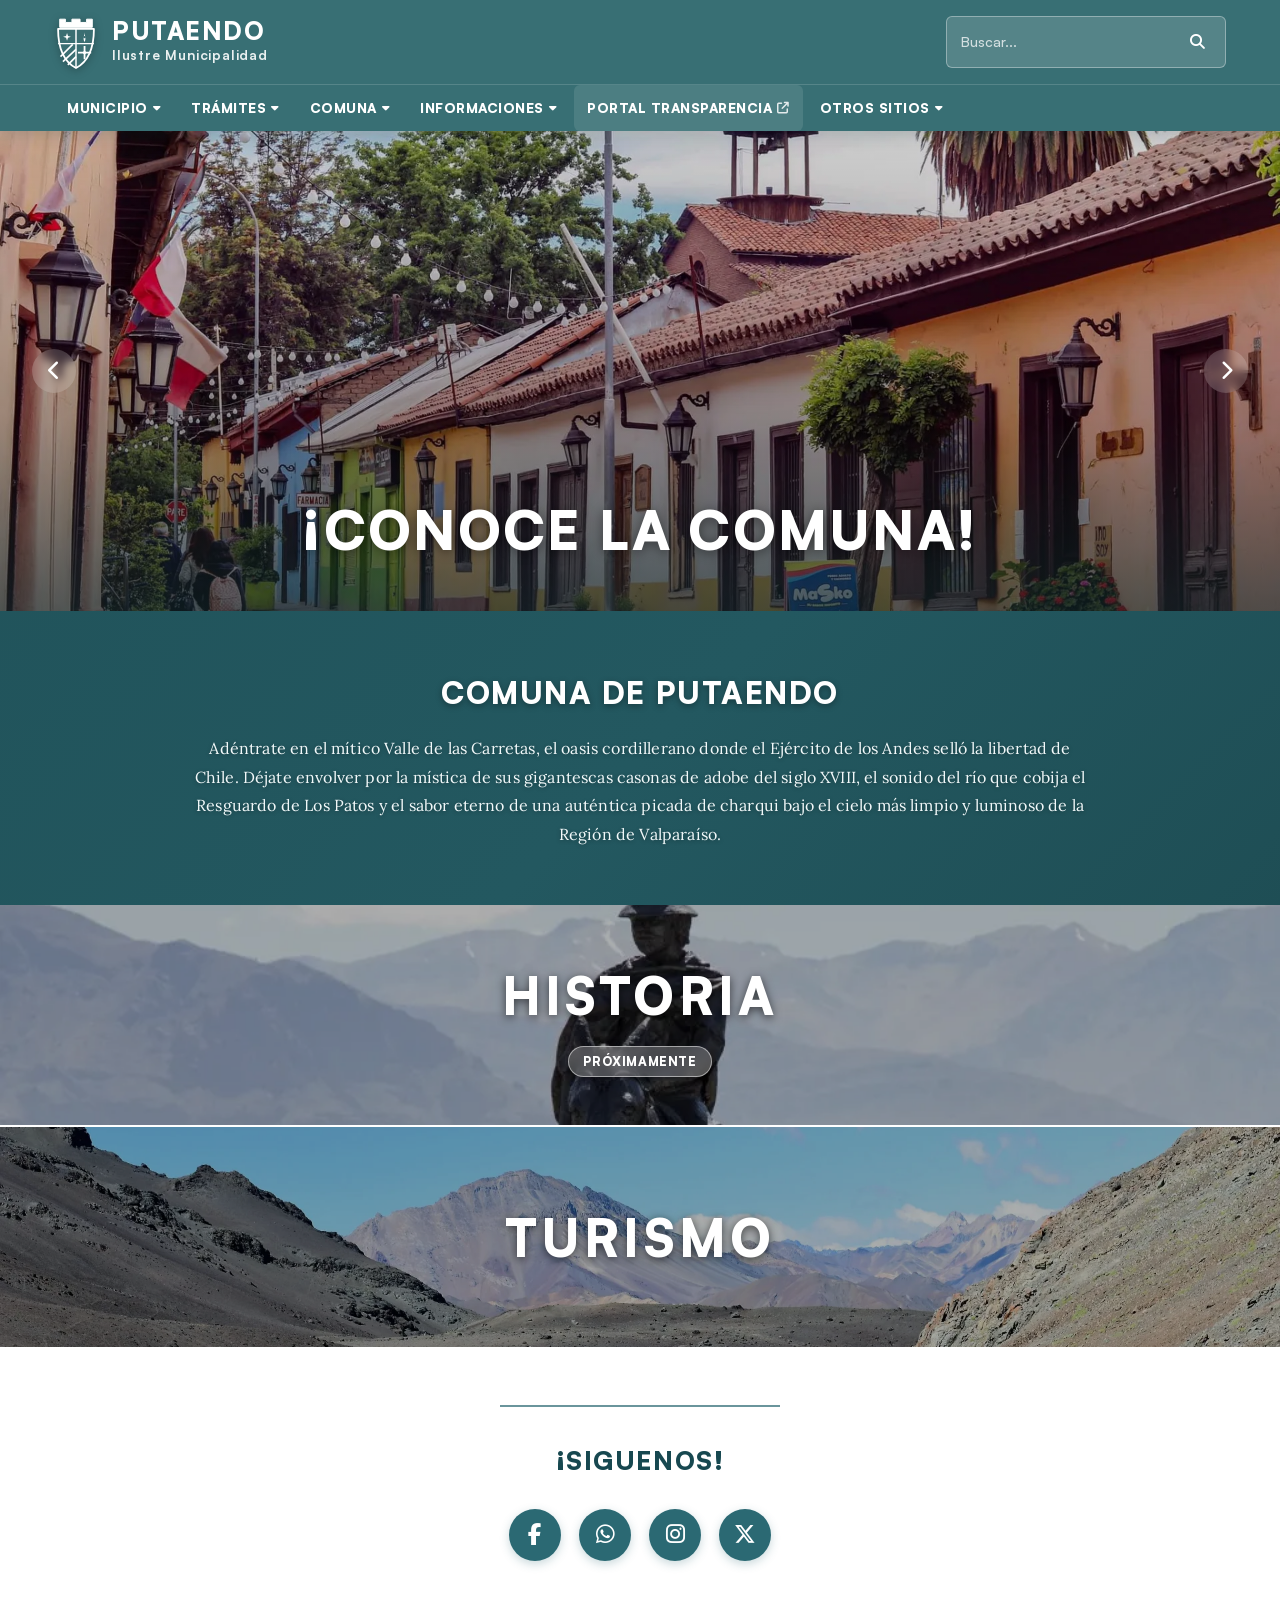
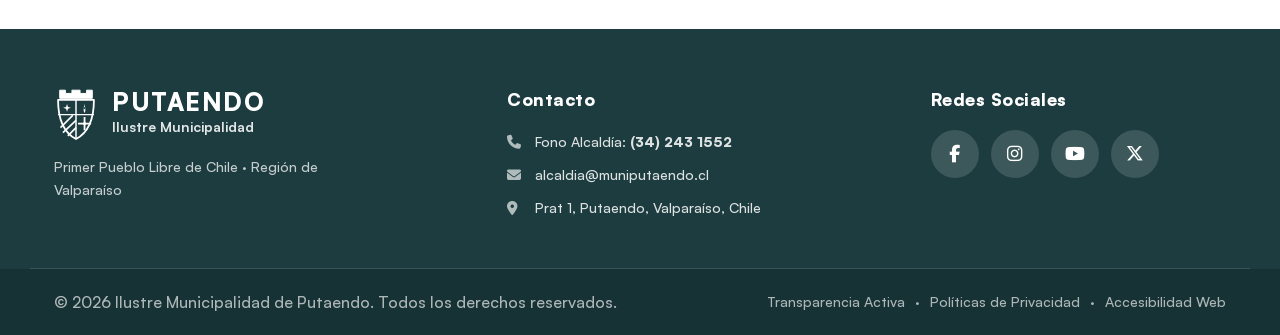
<file: comuna.html>
<!DOCTYPE html>
<html lang="es">
<head>
    <meta charset="UTF-8">
    <meta name="viewport" content="width=device-width, initial-scale=1.0">
    <title>Comuna - Ilustre Municipalidad de Putaendo</title>
    <meta name="description" content="Conoce la Comuna de Putaendo: Historia, patrimonio colonial, rutas tur&iacute;sticas y el Cruce del Ej&eacute;rcito de los Andes en el Valle de Aconcagua.">
    <link rel="icon" type="image/svg+xml" href="assets/putaendo-logo.svg">

    
    <!-- Optimizacion PageSpeed: Preconnect anticipado para fuentes e iconos -->
    <link rel="preconnect" href="https://fonts.googleapis.com">
    <link rel="preconnect" href="https://fonts.gstatic.com" crossorigin>
    <link rel="preconnect" href="https://api.fontshare.com" crossorigin>
    <link rel="preconnect" href="https://cdnjs.cloudflare.com" crossorigin>

    <!-- Optimizacion PageSpeed: Preload de Imagen LCP Prioritaria -->
    <link rel="preload" as="image" href="assets/comuna/Banner_Comuna.webp" fetchpriority="high">

        <!-- Tipografias Oficiales: Carga Asincrona No Bloqueante (media="print" onload="this.media='all'") -->
    <link rel="stylesheet" href="https://api.fontshare.com/v2/css?f%5B%5D=satoshi@900,800,700,600,500,400&amp;display=swap" media="print" onload="this.media='all'">
    <noscript><link rel="stylesheet" href="https://api.fontshare.com/v2/css?f%5B%5D=satoshi@900,800,700,600,500,400&amp;display=swap"></noscript>
    <link rel="stylesheet" href="https://fonts.googleapis.com/css2?family=Lora:ital,wght@0,400;0,500;0,600;0,700;1,400;1,600&amp;display=swap" media="print" onload="this.media='all'">
    <noscript><link rel="stylesheet" href="https://fonts.googleapis.com/css2?family=Lora:ital,wght@0,400;0,500;0,600;0,700;1,400;1,600&amp;display=swap"></noscript>
    
    <!-- Font Awesome Icons: Carga Asincrona No Bloqueante -->
    <link rel="stylesheet" href="https://cdnjs.cloudflare.com/ajax/libs/font-awesome/6.5.1/css/all.min.css" media="print" onload="this.media='all'">
    <noscript><link rel="stylesheet" href="https://cdnjs.cloudflare.com/ajax/libs/font-awesome/6.5.1/css/all.min.css"></noscript>
    
    <!-- Hoja de estilos principal minificada -->
    <link rel="stylesheet" href="styles.min.css">

</head>
<body class="page-comuna">
    <!-- Enlace de salto a contenido para accesibilidad -->
    <a href="#contenido-principal" class="skip-link">Saltar al contenido principal</a>

    <!-- Encabezado Principal Institucional -->
<header class="header" role="banner">
        <!-- Barra superior: Logotipo oficial + Buscador -->
        <div class="top-bar">
            <div class="container top-bar-container">
                <!-- Logotipo de la Municipalidad -->
                <a href="index.html" class="brand-logo" aria-label="Ilustre Municipalidad de Putaendo - Inicio">
                    <div class="brand-logo-content">
                        <!-- Escudo Vectorial Heráldico de Putaendo -->
                        <svg class="muni-shield" viewBox="0 0 54 68" fill="none" xmlns="http://www.w3.org/2000/svg" aria-hidden="true">
                            <!-- Corona Mural de 3 Almenas -->
                            <path d="M7 16 L7 6 L14 6 L14 10 L22 10 L22 6 L32 6 L32 10 L40 10 L40 6 L47 6 L47 16 Z" fill="#ffffff" stroke="#ffffff" stroke-width="1.2" stroke-linejoin="round"/>
                            <!-- Silueta del Escudo -->
                            <path d="M5 18 H49 C49 42 42 58 27 66 C12 58 5 42 5 18 Z" fill="#3b6e72" stroke="#ffffff" stroke-width="2.2" stroke-linejoin="round"/>
                            <!-- Divisiones cuarteladas -->
                            <line x1="5" y1="36" x2="49" y2="36" stroke="#ffffff" stroke-width="1.8"/>
                            <line x1="27" y1="18" x2="27" y2="65" stroke="#ffffff" stroke-width="1.8"/>
                            <!-- Cuartel 1: Estrella radiante de los Andes -->
                            <path d="M16 23 L17.2 26.5 L20.8 27.7 L17.2 28.9 L16 32.5 L14.8 28.9 L11.2 27.7 L14.8 26.5 Z" fill="#ffffff"/>
                            <!-- Cuartel 2: Emblema / Espiga de trigo -->
                            <path d="M37.5 22 C37.5 26 35 30 37.5 34 C40 30 37.5 26 37.5 22 Z" fill="#ffffff"/>
                            <circle cx="37.5" cy="28" r="1.5" fill="#3b6e72"/>
                            <!-- Cuartel 3: Bandas diagonales heráldicas -->
                            <line x1="8" y1="52" x2="23" y2="37" stroke="#ffffff" stroke-width="2"/>
                            <line x1="11" y1="58" x2="27" y2="43" stroke="#ffffff" stroke-width="2"/>
                            <line x1="17" y1="62" x2="27" y2="52" stroke="#ffffff" stroke-width="2"/>
                            <!-- Cuartel 4: Cruz patada -->
                            <path d="M37.5 40 V54 M30.5 47 H44.5" stroke="#ffffff" stroke-width="2.2" stroke-linecap="square"/>
                            <circle cx="37.5" cy="47" r="2" fill="#ffffff"/>
                        </svg>
                        
                        <div class="brand-text">
                            <span class="brand-name">PUTAENDO</span>
                            <span class="brand-sub">Ilustre Municipalidad</span>
                        </div>
                    </div>
                </a>

                <!-- Formulario de búsqueda accesible -->
                <div class="search-wrapper">
                    <form class="search-form" id="search-form" role="search" onsubmit="event.preventDefault(); window.ejecutarBusqueda();">
                        <label for="site-search" class="visually-hidden">Buscar en el sitio web de Putaendo</label>
                        <input type="search" id="site-search" class="search-input" placeholder="Buscar..." autocomplete="off">
                        <button type="submit" class="search-btn" aria-label="Ejecutar búsqueda">
                            <i class="fa-solid fa-magnifying-glass" aria-hidden="true"></i>
                        </button>
                    </form>
                    <!-- Contenedor desplegable de resultados rápidos -->
                                        <div id="search-results-dropdown" class="search-results-dropdown" aria-live="polite"></div>
                </div>

                <!-- Boton Menu Hamburguesa para Moviles -->
                <button class="mobile-toggle" id="mobile-toggle" aria-label="Abrir menu de navegacion" aria-expanded="false" aria-controls="main-nav">
                    <span class="hamburger-bar"></span>
                    <span class="hamburger-bar"></span>
                    <span class="hamburger-bar"></span>
                </button>

                <!-- Boton 3 Puntitos (Kebab Menu) para Scroll y Menu Compacto -->
                <button type="button" class="scroll-dots-btn" id="scroll-dots-btn" aria-label="Abrir men&uacute; de navegaci&oacute;n" aria-expanded="false" title="Men&uacute; de navegaci&oacute;n">
                    <i class="fa-solid fa-ellipsis-vertical" aria-hidden="true"></i>
                </button>
            </div>
        </div>

        <!-- Barra de Navegacion Principal con Menus Desplegables -->
        <nav class="main-nav" id="main-nav" aria-label="Navegacion principal">
            <div class="container">
                <ul class="nav-list" id="nav-list">
                    <!-- Dropdown 1: MUNICIPIO -->
                    <li class="nav-item has-dropdown">
                        <a href="municipio.html" class="nav-btn-link" aria-expanded="false" aria-haspopup="true">
                            <span>MUNICIPIO</span>
                            <i class="fa-solid fa-caret-down dropdown-arrow" aria-hidden="true"></i>
                        </a>
                        <ul class="dropdown-menu">
                            <li><a href="municipio.html" class="dropdown-item">MUNICIPIO</a></li>
                            <li><a href="municipio.html#autoridades" class="dropdown-item">AUTORIDADES</a></li>
                            <li><a href="municipio.html#organigrama" class="dropdown-item"><span>ORGANIGRAMA</span> <span class="nav-badge-soon">Pr&oacute;ximamente</span></a></li>
                            <li><a href="municipio.html#contacto" class="dropdown-item">CONTACTO</a></li>
                        </ul>
                    </li>

                    <!-- Dropdown 2: TRAMITES -->
                    <li class="nav-item has-dropdown">
                        <button class="nav-btn-link" aria-expanded="false" aria-haspopup="true">
                            <span>TR&Aacute;MITES</span>
                            <i class="fa-solid fa-caret-down dropdown-arrow" aria-hidden="true"></i>
                        </button>
                        <ul class="dropdown-menu">
                            <li><a href="pagos-en-linea.html" class="dropdown-item">PAGOS EN L&Iacute;NEA</a></li>
                            <li><a href="index.html#tramite-solicitudes" class="dropdown-item"><span>SOLICITUDES</span> <span class="nav-badge-soon">Pr&oacute;ximamente</span></a></li>
                            <li><a href="index.html#tramite-becas" class="dropdown-item"><span>BECAS Y BENEFICIOS</span> <span class="nav-badge-soon">Pr&oacute;ximamente</span></a></li>
                        </ul>
                    </li>

                    <!-- Dropdown 3: COMUNA (solo ese) -->
                    <li class="nav-item has-dropdown">
                        <a href="comuna.html" class="nav-btn-link" aria-expanded="false" aria-haspopup="true">
                            <span>COMUNA</span>
                            <i class="fa-solid fa-caret-down dropdown-arrow" aria-hidden="true"></i>
                        </a>
                        <ul class="dropdown-menu">
                            <li><a href="comuna.html" class="dropdown-item">CONOCE LA COMUNA</a></li>
                            <li><a href="comuna.html#historia" class="dropdown-item"><span>HISTORIA</span> <span class="nav-badge-soon">Pr&oacute;ximamente</span></a></li>
                            <li><a href="turismo.html" class="dropdown-item">TURISMO</a></li>
                        </ul>
                    </li>

                    <!-- Dropdown 4: INFORMACIONES -->
                    <li class="nav-item has-dropdown">
                        <button class="nav-btn-link" aria-expanded="false" aria-haspopup="true">
                            <span>INFORMACIONES</span>
                            <i class="fa-solid fa-caret-down dropdown-arrow" aria-hidden="true"></i>
                        </button>
                        <ul class="dropdown-menu">
                            <li><a href="noticias.html" class="dropdown-item">NOTICIAS</a></li>
                            <li><a href="index.html#empleo" class="dropdown-item"><span>EMPLEO</span> <span class="nav-badge-soon">Pr&oacute;ximamente</span></a></li>
                            <li><a href="juntos-planificamos.html" class="dropdown-item">JUNTOS PLANIFICAMOS</a></li>
                        </ul>
                    </li>

                    <!-- Enlace directo: PORTAL TRANSPARENCIA -->
                    <li class="nav-item">
                        <a href="https://www.portaltransparencia.cl" target="_blank" rel="noopener noreferrer" class="nav-link nav-link-highlight">
                            <span>PORTAL TRANSPARENCIA</span>
                            <i class="fa-solid fa-arrow-up-right-from-square external-icon" aria-hidden="true"></i>
                        </a>
                    </li>

                    <!-- Dropdown 5: OTROS SITIOS -->
                    <li class="nav-item has-dropdown">
                        <button class="nav-btn-link" aria-expanded="false" aria-haspopup="true">
                            <span>OTROS SITIOS</span>
                            <i class="fa-solid fa-caret-down dropdown-arrow" aria-hidden="true"></i>
                        </button>
                        <ul class="dropdown-menu">
                            <li><a href="index.html#emprendedores" class="dropdown-item"><span>RED DE EMPRENDEDORES</span> <span class="nav-badge-soon">Pr&oacute;ximamente</span></a></li>
                        </ul>
                    </li>
                                    <!-- Busqueda rapida en modo Scroll (Icono Lupa segun maqueta) -->
                    <li class="nav-item nav-item-scrolled-search">
                        <button type="button" class="scrolled-search-btn" id="scrolled-search-btn" aria-label="Buscar en el sitio" title="Buscar">
                            <i class="fa-solid fa-magnifying-glass" aria-hidden="true"></i>
                        </button>
                        <div class="scrolled-search-popover" id="scrolled-search-popover">
                            <form class="scrolled-search-form" id="scrolled-search-form" onsubmit="event.preventDefault();">
                                <label for="scrolled-search-input" class="visually-hidden">Buscar en el sitio web</label>
                                <input type="search" class="scrolled-search-field" id="scrolled-search-input" placeholder="Buscar en el sitio..." autocomplete="off">
                                <button type="submit" class="scrolled-search-submit" id="scrolled-search-submit" aria-label="Ejecutar b&uacute;squeda">
                                    <i class="fa-solid fa-arrow-right" aria-hidden="true"></i>
                                </button>
                            </form>
                            <div class="scrolled-search-results" id="scrolled-search-results"></div>
                        </div>
                    </li>
                </ul>
            </div>
        </nav>
    </header>

    <!-- Contenido Principal -->
    <main id="contenido-principal" class="comuna-main" role="main">
        <!-- 1. Hero: Conoce la Comuna -->
        <section class="comuna-hero-section" aria-label="Hero Conoce la Comuna">
            <div class="comuna-hero-wrapper">
                <img src="assets/comuna/Banner_Comuna.webp" alt="&iexcl;Conoce la Comuna de Putaendo!"    class="comuna-hero-img" width="1920" height="1080" loading="eager" fetchpriority="high" decoding="async">
                <div class="comuna-hero-overlay"></div>
                <div class="comuna-hero-content">
                    <h1 class="comuna-hero-title">&iexcl;CONOCE LA COMUNA!</h1>
                </div>
                <button class="comuna-hero-arrow comuna-hero-arrow--prev" aria-label="Anterior" type="button">
                    <i class="fa-solid fa-chevron-left" aria-hidden="true"></i>
                </button>
                <button class="comuna-hero-arrow comuna-hero-arrow--next" aria-label="Siguiente" type="button">
                    <i class="fa-solid fa-chevron-right" aria-hidden="true"></i>
                </button>
            </div>
        </section>

        <!-- 2. Franja de Presentacion -->
        <section class="comuna-intro-strip" aria-label="Presentaci&oacute;n de la Comuna de Putaendo">
            <div class="comuna-intro-bg-wrapper">
                <img src="assets/comuna/comuna-presentacion-bg.jpg" alt="Fondo de presentaci&oacute;n de la Comuna de Putaendo"      class="comuna-intro-bg-img" width="1920" height="300" loading="lazy" decoding="async">
                <div class="comuna-intro-overlay"></div>
            </div>
            <div class="comuna-intro-container">
                <h2 class="comuna-intro-title">COMUNA DE PUTAENDO</h2>
                <p class="comuna-intro-text">
                    Ad&eacute;ntrate en el m&iacute;tico Valle de las Carretas, el oasis cordillerano donde el Ej&eacute;rcito de los Andes sell&oacute; la libertad de Chile. D&eacute;jate envolver por la m&iacute;stica de sus gigantescas casonas de adobe del siglo XVIII, el sonido del r&iacute;o que cobija el Resguardo de Los Patos y el sabor eterno de una aut&eacute;ntica picada de charqui bajo el cielo m&aacute;s limpio y luminoso de la Regi&oacute;n de Valpara&iacute;so.
                </p>
            </div>
        </section>

        <!-- 3. Seccion de Acordeones: Historia y Turismo -->
        <section class="comuna-accordion-section" aria-label="Secciones de Historia y Turismo">
            <!-- Acordeon 1: HISTORIA -->
            <article class="comuna-accordion-item" id="historia">
                <div class="comuna-accordion-header" role="button" tabindex="0" aria-expanded="false" aria-controls="collapse-historia" aria-label="Desplegar informaci&oacute;n de Historia">
                    <img src="assets/comuna/Banner_Historia.webp" alt="Historia de Putaendo"      class="comuna-accordion-img" width="1200" height="400" loading="lazy" decoding="async">
                    <div class="comuna-accordion-overlay"></div>
                    <div class="comuna-accordion-title-box">
                        <span class="comuna-accordion-title">HISTORIA</span>
                        <span class="comuna-accordion-badge-soon">Pr&oacute;ximamente</span>
                    </div>
                </div>
                <div class="comuna-accordion-collapse" id="collapse-historia" role="region" aria-label="Contenido de Historia">
                    <div class="comuna-accordion-content">
                        <h3 class="comuna-accordion-heading">Descubre Putaendo</h3>
                        <p class="comuna-accordion-text">
                            &ldquo;Conocida como el &lsquo;Primer Pueblo Libre de Chile&rsquo;, Putaendo atesora siglos de historia viva en cada rinc&oacute;n. Recorre la emblem&aacute;tica Calle Comercio con su arquitectura colonial &uacute;nica del siglo XVIII, visita las hist&oacute;ricas casonas patronales, y revive las haza&ntilde;as del Ej&eacute;rcito Libertador de los Andes que sell&oacute; la independencia americana en nuestras tierras andinas.&rdquo;
                        </p>
                        <div class="service-card-badge-soon" style="margin-bottom: 16px;"><i class="fa-solid fa-clock"></i> Pr&oacute;ximamente</div>
                        <span class="comuna-accordion-btn comuna-accordion-btn--disabled">PR&Oacute;XIMAMENTE</span>
                    </div>
                </div>
            </article>

            <!-- Acordeon 2: TURISMO -->
            <article class="comuna-accordion-item" id="turismo">
                <div class="comuna-accordion-header" role="button" tabindex="0" aria-expanded="false" aria-controls="collapse-turismo" aria-label="Desplegar informaci&oacute;n de Turismo">
                    <img src="assets/comuna/Banner_turismo.webp" alt="Turismo en Putaendo"      class="comuna-accordion-img" width="1200" height="400" loading="lazy" decoding="async">
                    <div class="comuna-accordion-overlay"></div>
                    <span class="comuna-accordion-title">TURISMO</span>
                </div>
                <div class="comuna-accordion-collapse" id="collapse-turismo" role="region" aria-label="Contenido de Turismo">
                    <div class="comuna-accordion-content">
                        <h3 class="comuna-accordion-heading">ADENTRATE AL VALLE DE ACONCAGUA</h3>
                        <p class="comuna-accordion-text">
                            &ldquo;D&eacute;jate sorprender por el majestuoso Cristo de Madera tallado en Rinconada de Silva, los senderos de trekking cordilleranos, el parque escult&oacute;rico del Cementerio de Carretas y la gastronom&iacute;a t&iacute;pica con aut&eacute;nticas empanadas campesinas y picadas de charqui. Una experiencia inolvidable en el coraz&oacute;n del Valle de Aconcagua.&rdquo;
                        </p>
                        <a href="turismo.html" class="comuna-accordion-btn">M&Aacute;S INFORMACI&Oacute;N</a>
                    </div>
                </div>
            </article>
        </section>

        <!-- 4. Seccion SIGUENOS -->
        <section class="comuna-follow-section" aria-label="Redes Sociales Municipales">
            <div class="comuna-divider"></div>
            <h3 class="comuna-follow-title">&iexcl;SIGUENOS!</h3>
            <ul class="comuna-social-links">
                <li>
                    <a href="https://www.facebook.com/muniputaendo" target="_blank" rel="noopener noreferrer" class="comuna-social-btn" aria-label="Facebook Municipalidad de Putaendo">
                        <i class="fa-brands fa-facebook-f" aria-hidden="true"></i>
                    </a>
                </li>
                <li>
                    <a href="https://wa.me/56900000000" target="_blank" rel="noopener noreferrer" class="comuna-social-btn" aria-label="WhatsApp Municipal">
                        <i class="fa-brands fa-whatsapp" aria-hidden="true"></i>
                    </a>
                </li>
                <li>
                    <a href="https://www.instagram.com/muniputaendo" target="_blank" rel="noopener noreferrer" class="comuna-social-btn" aria-label="Instagram Municipalidad de Putaendo">
                        <i class="fa-brands fa-instagram" aria-hidden="true"></i>
                    </a>
                </li>
                <li>
                    <a href="https://twitter.com/muniputaendo" target="_blank" rel="noopener noreferrer" class="comuna-social-btn" aria-label="X / Twitter Municipalidad de Putaendo">
                        <i class="fa-brands fa-x-twitter" aria-hidden="true"></i>
                    </a>
                </li>
            </ul>
        </section>
    </main>

    <!-- Pie de Pagina Maestro Unificado -->
<footer class="site-footer" role="contentinfo">
        <div class="container footer-container">
            <!-- Bloque 1: Escudo y Nombre Municipal -->
            <div class="footer-col footer-col-brand">
                <div class="footer-logo">
                    <!-- Escudo Vectorial en blanco -->
                    <svg class="footer-shield" viewBox="0 0 54 68" fill="none" xmlns="http://www.w3.org/2000/svg" aria-hidden="true">
                        <path d="M7 16 L7 6 L14 6 L14 10 L22 10 L22 6 L32 6 L32 10 L40 10 L40 6 L47 6 L47 16 Z" fill="#ffffff" stroke="#ffffff" stroke-width="1.2" stroke-linejoin="round"/>
                        <path d="M5 18 H49 C49 42 42 58 27 66 C12 58 5 42 5 18 Z" fill="none" stroke="#ffffff" stroke-width="2.2" stroke-linejoin="round"/>
                        <line x1="5" y1="36" x2="49" y2="36" stroke="#ffffff" stroke-width="1.8"/>
                        <line x1="27" y1="18" x2="27" y2="65" stroke="#ffffff" stroke-width="1.8"/>
                        <path d="M16 23 L17.2 26.5 L20.8 27.7 L17.2 28.9 L16 32.5 L14.8 28.9 L11.2 27.7 L14.8 26.5 Z" fill="#ffffff"/>
                        <path d="M37.5 22 C37.5 26 35 30 37.5 34 C40 30 37.5 26 37.5 22 Z" fill="#ffffff"/>
                        <circle cx="37.5" cy="28" r="1.5" fill="#2d5e62"/>
                        <line x1="8" y1="52" x2="23" y2="37" stroke="#ffffff" stroke-width="2"/>
                        <line x1="11" y1="58" x2="27" y2="43" stroke="#ffffff" stroke-width="2"/>
                        <line x1="17" y1="62" x2="27" y2="52" stroke="#ffffff" stroke-width="2"/>
                        <path d="M37.5 40 V54 M30.5 47 H44.5" stroke="#ffffff" stroke-width="2.2" stroke-linecap="square"/>
                        <circle cx="37.5" cy="47" r="2" fill="#ffffff"/>
                    </svg>
                    <div class="footer-brand-text">
                        <span class="footer-title">PUTAENDO</span>
                        <span class="footer-subtitle">Ilustre Municipalidad</span>
                    </div>
                </div>
                <p class="footer-motto">Primer Pueblo Libre de Chile · Región de Valparaíso</p>
            </div>

            <!-- Bloque 2: Información de Contacto Oficial -->
            <div class="footer-col footer-col-contact">
                <h4 class="footer-col-title">Contacto</h4>
                <ul class="contact-list">
                    <li>
                        <i class="fa-solid fa-phone" aria-hidden="true"></i>
                        <span>Fono Alcaldía: <strong>(34) 243 1552</strong></span>
                    </li>
                    <li>
                        <i class="fa-solid fa-envelope" aria-hidden="true"></i>
                        <span>alcaldia@muniputaendo.cl</span>
                    </li>
                    <li>
                        <i class="fa-solid fa-location-dot" aria-hidden="true"></i>
                        <span>Prat 1, Putaendo, Valparaíso, Chile</span>
                    </li>
                </ul>
            </div>

            <!-- Bloque 3: Redes Sociales -->
            <div class="footer-col footer-col-social">
                <h4 class="footer-col-title">Redes Sociales</h4>
                <div class="social-links-grid">
                    <a href="https://facebook.com" target="_blank" rel="noopener noreferrer" class="social-circle-btn" aria-label="Facebook Ilustre Municipalidad de Putaendo">
                        <i class="fa-brands fa-facebook-f" aria-hidden="true"></i>
                    </a>
                    <a href="https://instagram.com" target="_blank" rel="noopener noreferrer" class="social-circle-btn" aria-label="Instagram Ilustre Municipalidad de Putaendo">
                        <i class="fa-brands fa-instagram" aria-hidden="true"></i>
                    </a>
                    <a href="https://youtube.com" target="_blank" rel="noopener noreferrer" class="social-circle-btn" aria-label="YouTube Ilustre Municipalidad de Putaendo">
                        <i class="fa-brands fa-youtube" aria-hidden="true"></i>
                    </a>
                    <a href="https://x.com" target="_blank" rel="noopener noreferrer" class="social-circle-btn" aria-label="X (Twitter) Ilustre Municipalidad de Putaendo">
                        <i class="fa-brands fa-x-twitter" aria-hidden="true"></i>
                    </a>
                </div>
            </div>
        </div>

        <!-- Barra inferior de Copyright y Enlaces Legales -->
        <div class="footer-bottom-bar">
            <div class="container footer-bottom-container">
                <p>&copy; 2026 Ilustre Municipalidad de Putaendo. Todos los derechos reservados.</p>
                <div class="footer-legal-links">
                    <a href="https://www.portaltransparencia.cl" target="_blank" rel="noopener noreferrer">Transparencia Activa</a>
                    <span>·</span>
                    <a href="#privacidad">Políticas de Privacidad</a>
                    <span>·</span>
                    <a href="#accesibilidad">Accesibilidad Web</a>
                </div>
            </div>
        </div>
    </footer>

    <!-- Script de interactividad -->
    <script src="script.min.js" defer></script>
</body>
</html>
</file>
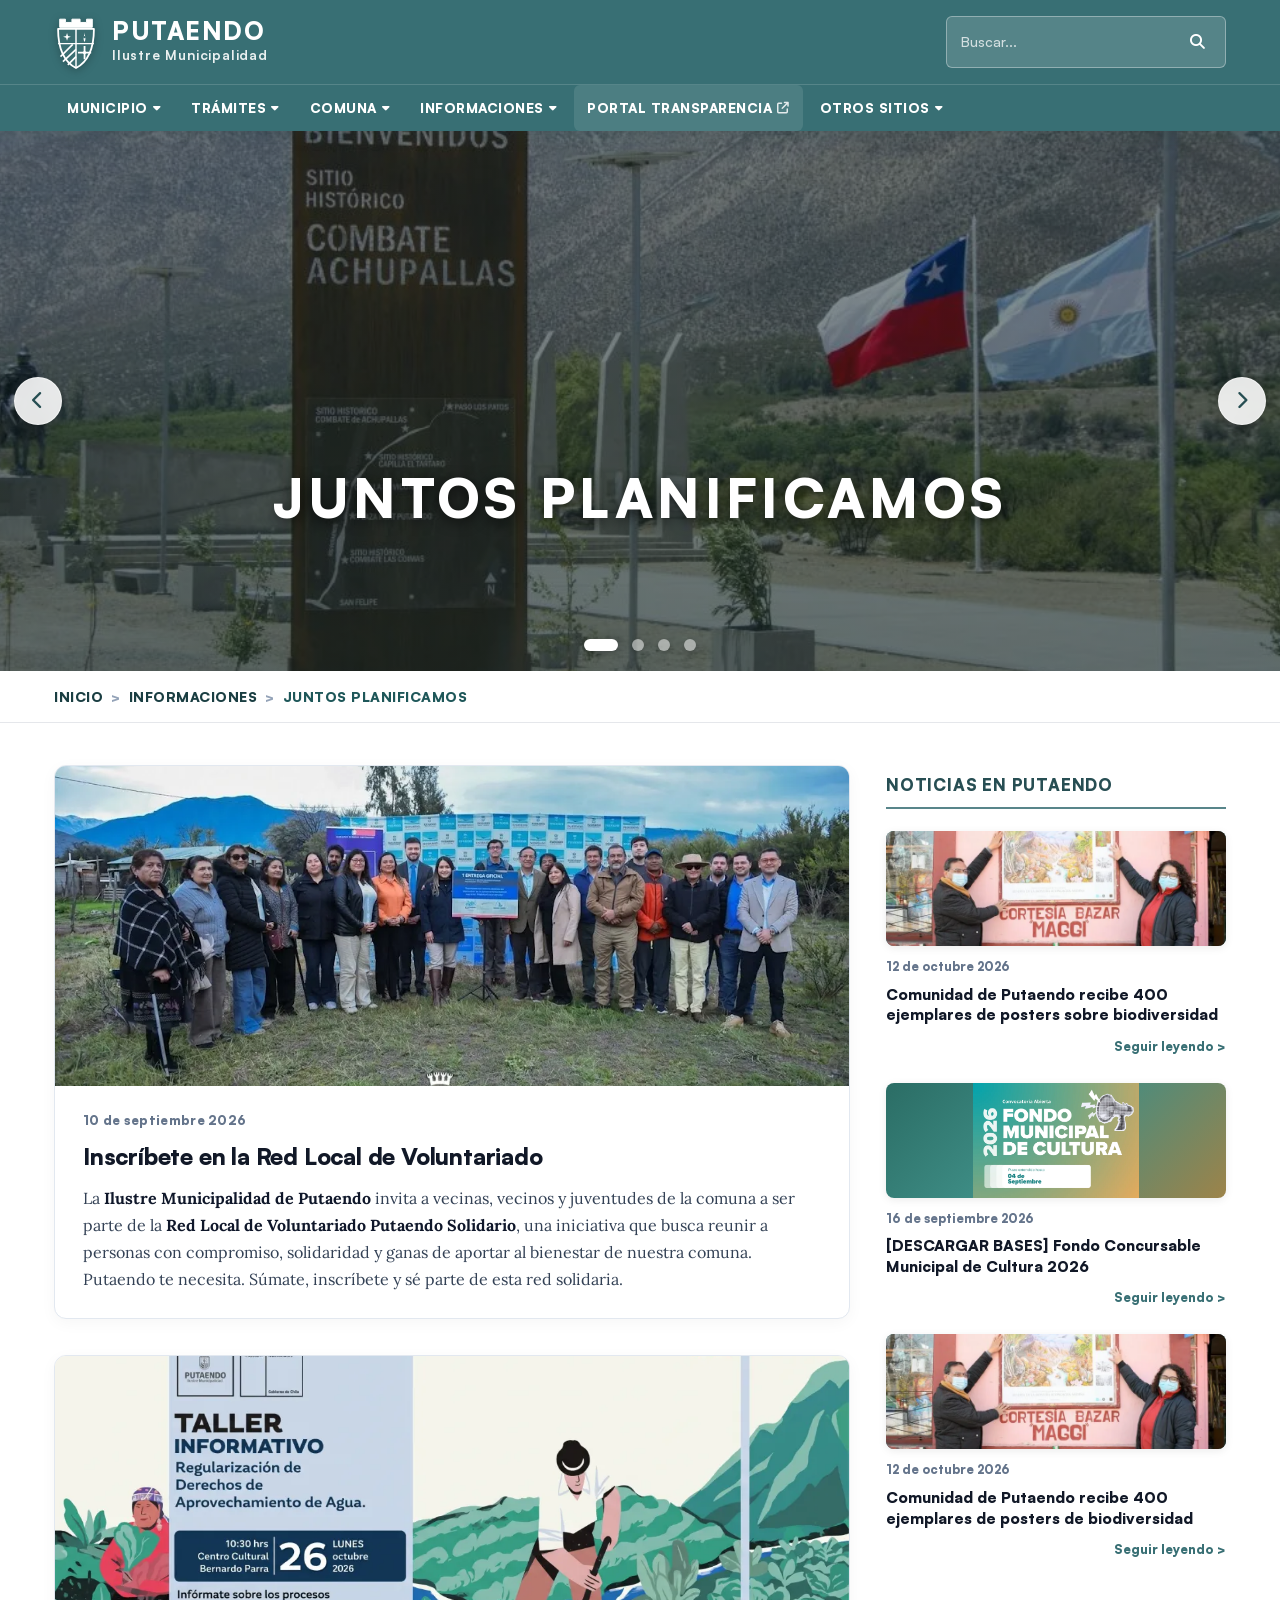
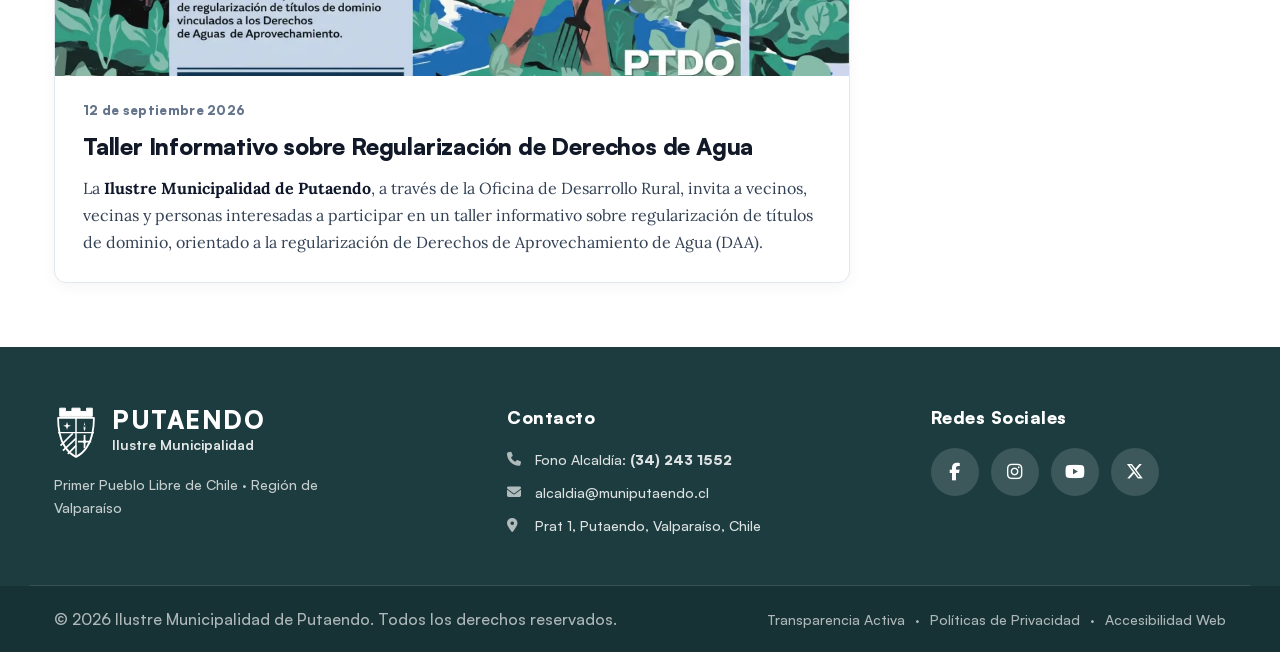
<file: juntos-planificamos.html>
<!DOCTYPE html>
<html lang="es">
<head>
    <meta charset="UTF-8">
    <meta name="viewport" content="width=device-width, initial-scale=1.0">
    <title>Juntos Planificamos &mdash; Ilustre Municipalidad de Putaendo</title>
    <meta name="description" content="Portal Juntos Planificamos de la Ilustre Municipalidad de Putaendo: Talleres informativos, voluntariado comunitario, PLADECO y participaci&oacute;n ciudadana.">

    
    
    <!-- Optimizacion PageSpeed: Preconnect anticipado para fuentes e iconos -->
    <link rel="preconnect" href="https://fonts.googleapis.com">
    <link rel="preconnect" href="https://fonts.gstatic.com" crossorigin>
    <link rel="preconnect" href="https://api.fontshare.com" crossorigin>
    <link rel="preconnect" href="https://cdnjs.cloudflare.com" crossorigin>

    <!-- Optimizacion PageSpeed: Preload de Imagen LCP Prioritaria -->
    <link rel="preload" as="image" href="assets/turismo/Ruta-Cruce-del-Ejército-de-Los-Andes.webp" fetchpriority="high">

        <!-- Tipografias Oficiales: Carga Asincrona No Bloqueante (media="print" onload="this.media='all'") -->
    <link rel="stylesheet" href="https://api.fontshare.com/v2/css?f%5B%5D=satoshi@900,800,700,600,500,400&amp;display=swap" media="print" onload="this.media='all'">
    <noscript><link rel="stylesheet" href="https://api.fontshare.com/v2/css?f%5B%5D=satoshi@900,800,700,600,500,400&amp;display=swap"></noscript>
    <link rel="stylesheet" href="https://fonts.googleapis.com/css2?family=Lora:ital,wght@0,400;0,500;0,600;0,700;1,400;1,600&amp;display=swap" media="print" onload="this.media='all'">
    <noscript><link rel="stylesheet" href="https://fonts.googleapis.com/css2?family=Lora:ital,wght@0,400;0,500;0,600;0,700;1,400;1,600&amp;display=swap"></noscript>
    
    <!-- Font Awesome Icons: Carga Asincrona No Bloqueante -->
    <link rel="stylesheet" href="https://cdnjs.cloudflare.com/ajax/libs/font-awesome/6.5.1/css/all.min.css" media="print" onload="this.media='all'">
    <noscript><link rel="stylesheet" href="https://cdnjs.cloudflare.com/ajax/libs/font-awesome/6.5.1/css/all.min.css"></noscript>
    
    <!-- Hoja de estilos principal minificada -->
    <link rel="stylesheet" href="styles.min.css">


</head>
<body>
    <!-- Enlace accesible de salto al contenido -->
    <a href="#contenido-principal" class="skip-link">Saltar al contenido principal</a>

    <!-- =========================================================================
         CABECERA INSTITUCIONAL Y NAVEGACION
         ========================================================================= -->
<header class="header" role="banner">
        <!-- Barra superior: Logotipo oficial + Buscador -->
        <div class="top-bar">
            <div class="container top-bar-container">
                <!-- Logotipo de la Municipalidad -->
                <a href="index.html" class="brand-logo" aria-label="Ilustre Municipalidad de Putaendo - Inicio">
                    <div class="brand-logo-content">
                        <!-- Escudo Vectorial Heráldico de Putaendo -->
                        <svg class="muni-shield" viewBox="0 0 54 68" fill="none" xmlns="http://www.w3.org/2000/svg" aria-hidden="true">
                            <!-- Corona Mural de 3 Almenas -->
                            <path d="M7 16 L7 6 L14 6 L14 10 L22 10 L22 6 L32 6 L32 10 L40 10 L40 6 L47 6 L47 16 Z" fill="#ffffff" stroke="#ffffff" stroke-width="1.2" stroke-linejoin="round"/>
                            <!-- Silueta del Escudo -->
                            <path d="M5 18 H49 C49 42 42 58 27 66 C12 58 5 42 5 18 Z" fill="#3b6e72" stroke="#ffffff" stroke-width="2.2" stroke-linejoin="round"/>
                            <!-- Divisiones cuarteladas -->
                            <line x1="5" y1="36" x2="49" y2="36" stroke="#ffffff" stroke-width="1.8"/>
                            <line x1="27" y1="18" x2="27" y2="65" stroke="#ffffff" stroke-width="1.8"/>
                            <!-- Cuartel 1: Estrella radiante de los Andes -->
                            <path d="M16 23 L17.2 26.5 L20.8 27.7 L17.2 28.9 L16 32.5 L14.8 28.9 L11.2 27.7 L14.8 26.5 Z" fill="#ffffff"/>
                            <!-- Cuartel 2: Emblema / Espiga de trigo -->
                            <path d="M37.5 22 C37.5 26 35 30 37.5 34 C40 30 37.5 26 37.5 22 Z" fill="#ffffff"/>
                            <circle cx="37.5" cy="28" r="1.5" fill="#3b6e72"/>
                            <!-- Cuartel 3: Bandas diagonales heráldicas -->
                            <line x1="8" y1="52" x2="23" y2="37" stroke="#ffffff" stroke-width="2"/>
                            <line x1="11" y1="58" x2="27" y2="43" stroke="#ffffff" stroke-width="2"/>
                            <line x1="17" y1="62" x2="27" y2="52" stroke="#ffffff" stroke-width="2"/>
                            <!-- Cuartel 4: Cruz patada -->
                            <path d="M37.5 40 V54 M30.5 47 H44.5" stroke="#ffffff" stroke-width="2.2" stroke-linecap="square"/>
                            <circle cx="37.5" cy="47" r="2" fill="#ffffff"/>
                        </svg>
                        
                        <div class="brand-text">
                            <span class="brand-name">PUTAENDO</span>
                            <span class="brand-sub">Ilustre Municipalidad</span>
                        </div>
                    </div>
                </a>

                <!-- Formulario de búsqueda accesible -->
                <div class="search-wrapper">
                    <form class="search-form" id="search-form" role="search" onsubmit="event.preventDefault(); window.ejecutarBusqueda();">
                        <label for="site-search" class="visually-hidden">Buscar en el sitio web de Putaendo</label>
                        <input type="search" id="site-search" class="search-input" placeholder="Buscar..." autocomplete="off">
                        <button type="submit" class="search-btn" aria-label="Ejecutar búsqueda">
                            <i class="fa-solid fa-magnifying-glass" aria-hidden="true"></i>
                        </button>
                    </form>
                    <!-- Contenedor desplegable de resultados rápidos -->
                                        <div id="search-results-dropdown" class="search-results-dropdown" aria-live="polite"></div>
                </div>

                <!-- Boton Menu Hamburguesa para Moviles -->
                <button class="mobile-toggle" id="mobile-toggle" aria-label="Abrir menu de navegacion" aria-expanded="false" aria-controls="main-nav">
                    <span class="hamburger-bar"></span>
                    <span class="hamburger-bar"></span>
                    <span class="hamburger-bar"></span>
                </button>

                <!-- Boton 3 Puntitos (Kebab Menu) para Scroll y Menu Compacto -->
                <button type="button" class="scroll-dots-btn" id="scroll-dots-btn" aria-label="Abrir men&uacute; de navegaci&oacute;n" aria-expanded="false" title="Men&uacute; de navegaci&oacute;n">
                    <i class="fa-solid fa-ellipsis-vertical" aria-hidden="true"></i>
                </button>
            </div>
        </div>

        <!-- Barra de Navegacion Principal con Menus Desplegables -->
        <nav class="main-nav" id="main-nav" aria-label="Navegacion principal">
            <div class="container">
                <ul class="nav-list" id="nav-list">
                    <!-- Dropdown 1: MUNICIPIO -->
                    <li class="nav-item has-dropdown">
                        <a href="municipio.html" class="nav-btn-link" aria-expanded="false" aria-haspopup="true">
                            <span>MUNICIPIO</span>
                            <i class="fa-solid fa-caret-down dropdown-arrow" aria-hidden="true"></i>
                        </a>
                        <ul class="dropdown-menu">
                            <li><a href="municipio.html" class="dropdown-item">MUNICIPIO</a></li>
                            <li><a href="municipio.html#autoridades" class="dropdown-item">AUTORIDADES</a></li>
                            <li><a href="municipio.html#organigrama" class="dropdown-item"><span>ORGANIGRAMA</span> <span class="nav-badge-soon">Pr&oacute;ximamente</span></a></li>
                            <li><a href="municipio.html#contacto" class="dropdown-item">CONTACTO</a></li>
                        </ul>
                    </li>

                    <!-- Dropdown 2: TRAMITES -->
                    <li class="nav-item has-dropdown">
                        <button class="nav-btn-link" aria-expanded="false" aria-haspopup="true">
                            <span>TR&Aacute;MITES</span>
                            <i class="fa-solid fa-caret-down dropdown-arrow" aria-hidden="true"></i>
                        </button>
                        <ul class="dropdown-menu">
                            <li><a href="pagos-en-linea.html" class="dropdown-item">PAGOS EN L&Iacute;NEA</a></li>
                            <li><a href="index.html#tramite-solicitudes" class="dropdown-item"><span>SOLICITUDES</span> <span class="nav-badge-soon">Pr&oacute;ximamente</span></a></li>
                            <li><a href="index.html#tramite-becas" class="dropdown-item"><span>BECAS Y BENEFICIOS</span> <span class="nav-badge-soon">Pr&oacute;ximamente</span></a></li>
                        </ul>
                    </li>

                    <!-- Dropdown 3: COMUNA (solo ese) -->
                    <li class="nav-item has-dropdown">
                        <a href="comuna.html" class="nav-btn-link" aria-expanded="false" aria-haspopup="true">
                            <span>COMUNA</span>
                            <i class="fa-solid fa-caret-down dropdown-arrow" aria-hidden="true"></i>
                        </a>
                        <ul class="dropdown-menu">
                            <li><a href="comuna.html" class="dropdown-item">CONOCE LA COMUNA</a></li>
                            <li><a href="comuna.html#historia" class="dropdown-item"><span>HISTORIA</span> <span class="nav-badge-soon">Pr&oacute;ximamente</span></a></li>
                            <li><a href="turismo.html" class="dropdown-item">TURISMO</a></li>
                        </ul>
                    </li>

                    <!-- Dropdown 4: INFORMACIONES -->
                    <li class="nav-item has-dropdown">
                        <button class="nav-btn-link" aria-expanded="false" aria-haspopup="true">
                            <span>INFORMACIONES</span>
                            <i class="fa-solid fa-caret-down dropdown-arrow" aria-hidden="true"></i>
                        </button>
                        <ul class="dropdown-menu">
                            <li><a href="noticias.html" class="dropdown-item">NOTICIAS</a></li>
                            <li><a href="index.html#empleo" class="dropdown-item"><span>EMPLEO</span> <span class="nav-badge-soon">Pr&oacute;ximamente</span></a></li>
                            <li><a href="juntos-planificamos.html" class="dropdown-item">JUNTOS PLANIFICAMOS</a></li>
                        </ul>
                    </li>

                    <!-- Enlace directo: PORTAL TRANSPARENCIA -->
                    <li class="nav-item">
                        <a href="https://www.portaltransparencia.cl" target="_blank" rel="noopener noreferrer" class="nav-link nav-link-highlight">
                            <span>PORTAL TRANSPARENCIA</span>
                            <i class="fa-solid fa-arrow-up-right-from-square external-icon" aria-hidden="true"></i>
                        </a>
                    </li>

                    <!-- Dropdown 5: OTROS SITIOS -->
                    <li class="nav-item has-dropdown">
                        <button class="nav-btn-link" aria-expanded="false" aria-haspopup="true">
                            <span>OTROS SITIOS</span>
                            <i class="fa-solid fa-caret-down dropdown-arrow" aria-hidden="true"></i>
                        </button>
                        <ul class="dropdown-menu">
                            <li><a href="index.html#emprendedores" class="dropdown-item"><span>RED DE EMPRENDEDORES</span> <span class="nav-badge-soon">Pr&oacute;ximamente</span></a></li>
                        </ul>
                    </li>
                                    <!-- Busqueda rapida en modo Scroll (Icono Lupa segun maqueta) -->
                    <li class="nav-item nav-item-scrolled-search">
                        <button type="button" class="scrolled-search-btn" id="scrolled-search-btn" aria-label="Buscar en el sitio" title="Buscar">
                            <i class="fa-solid fa-magnifying-glass" aria-hidden="true"></i>
                        </button>
                        <div class="scrolled-search-popover" id="scrolled-search-popover">
                            <form class="scrolled-search-form" id="scrolled-search-form" onsubmit="event.preventDefault();">
                                <label for="scrolled-search-input" class="visually-hidden">Buscar en el sitio web</label>
                                <input type="search" class="scrolled-search-field" id="scrolled-search-input" placeholder="Buscar en el sitio..." autocomplete="off">
                                <button type="submit" class="scrolled-search-submit" id="scrolled-search-submit" aria-label="Ejecutar b&uacute;squeda">
                                    <i class="fa-solid fa-arrow-right" aria-hidden="true"></i>
                                </button>
                            </form>
                            <div class="scrolled-search-results" id="scrolled-search-results"></div>
                        </div>
                    </li>
                </ul>
            </div>
        </nav>
    </header>

    <!-- =========================================================================
         CONTENIDO PRINCIPAL: JUNTOS PLANIFICAMOS
         ========================================================================= -->
    <main id="contenido-principal">

                <!-- 1. CARRUSEL HERO BANNER DE PANTALLA COMPLETA CON TITULO CENTRADO -->
        <section class="hero-slider-section full-width-hero slider-hero-banner" aria-label="Portal Juntos Planificamos">
            <div class="slider-viewport" id="hero-slider">
                <!-- Velo y Título Centrado sobre las Diapositivas -->
                <div class="slider-hero-overlay"></div>
                <div class="slider-hero-content">
                    <h1 class="comuna-hero-title">JUNTOS PLANIFICAMOS</h1>
                </div>

                <!-- Flecha Diapositiva Anterior -->
                <button class="slider-arrow slider-arrow-prev" id="slider-prev" aria-label="Ver diapositiva anterior">
                    <i class="fa-solid fa-chevron-left" aria-hidden="true"></i>
                </button>

                <!-- Diapositiva 1: Ruta Cruce del Ej&eacute;rcito de Los Andes -->
                <article class="slide-item active" data-slide="0" aria-current="true">
                    <div class="slide-bg-wrapper">
                        <img src="assets/turismo/Ruta-Cruce-del-Ejército-de-Los-Andes.webp" alt="Ruta Cruce del Ejército de Los Andes"    class="slide-bg-img" width="1920" height="1080" loading="eager" fetchpriority="high" decoding="async">
                    </div>
                </article>

                <!-- Diapositiva 2: Ruta Patrimonio Arquitect&oacute;nico de Putaendo -->
                <article class="slide-item" data-slide="1" aria-hidden="true">
                    <div class="slide-bg-wrapper">
                        <img src="assets/turismo/Ruta-Patrimonio-Arquitectónico-de-Putaendo.webp" alt="Ruta Patrimonio Arquitectónico de Putaendo"    class="slide-bg-img" width="1920" height="1080" loading="lazy" decoding="async">
                    </div>
                </article>

                <!-- Diapositiva 3: Ruta Cultural -->
                <article class="slide-item" data-slide="2" aria-hidden="true">
                    <div class="slide-bg-wrapper">
                        <img src="[data-uri]" data-src="assets/turismo/Ruta-Cultural.webp" alt="Ruta Cultural de Putaendo"    class="slide-bg-img" width="1920" height="1080" loading="lazy" decoding="async">
                    </div>
                </article>

                <!-- Diapositiva 4: Ruta Religiosa -->
                <article class="slide-item" data-slide="3" aria-hidden="true">
                    <div class="slide-bg-wrapper">
                        <img src="[data-uri]" data-src="assets/turismo/Ruta-Religiosa.webp" alt="Ruta Religiosa de Putaendo"    class="slide-bg-img" width="1920" height="1080" loading="lazy" decoding="async">
                    </div>
                </article>

                <!-- Flecha Diapositiva Siguiente -->
                <button class="slider-arrow slider-arrow-next" id="slider-next" aria-label="Ver diapositiva siguiente">
                    <i class="fa-solid fa-chevron-right" aria-hidden="true"></i>
                </button>

                <!-- Indicadores de Paginaci&oacute;n (4 Dots) -->
                <nav class="slider-dots" id="slider-dots" aria-label="Seleccionar diapositiva">
                    <button type="button" class="dot-btn active" aria-label="Ir a diapositiva 1" data-slide-target="0"></button>
                    <button type="button" class="dot-btn" aria-label="Ir a diapositiva 2" data-slide-target="1"></button>
                    <button type="button" class="dot-btn" aria-label="Ir a diapositiva 3" data-slide-target="2"></button>
                    <button type="button" class="dot-btn" aria-label="Ir a diapositiva 4" data-slide-target="3"></button>
                </nav>
            </div>
        </section>

        <!-- 2. MIGA DE PAN (BREADCRUMB STRIP) -->
        <nav class="breadcrumb-strip" aria-label="Ruta de navegaci&oacute;n">
            <div class="container breadcrumb-container">
                <ol class="breadcrumb-list">
                    <li class="breadcrumb-item"><a href="index.html">INICIO</a></li>
                    <li class="breadcrumb-separator" aria-hidden="true">&gt;</li>
                    <li class="breadcrumb-item"><a href="index.html#informaciones">INFORMACIONES</a></li>
                    <li class="breadcrumb-separator" aria-hidden="true">&gt;</li>
                    <li class="breadcrumb-item active" aria-current="page">JUNTOS PLANIFICAMOS</li>
                </ol>
            </div>
        </nav>

        <!-- 3. SECCION PRINCIPAL DE CONTENIDO (FEED + SIDEBAR DE NOTICIAS) -->
        <section class="planificamos-content-area">
            <div class="container">
                <div class="planificamos-grid">

                    <!-- Columna Izquierda: Tarjetas del Feed Comunal -->
                    <div class="planificamos-feed">

                        <!-- Tarjeta 1: Red Local de Voluntariado -->
                        <article class="planificamos-card">
                            <div class="planificamos-card-media">
                                <img src="assets/planificamos-voluntariado.webp" alt="Grupo de vecinos y j&oacute;venes en la Red Local de Voluntariado de Putaendo"       class="planificamos-card-img" width="600" height="400" loading="lazy" decoding="async">
                            </div>
                            <div class="planificamos-card-body">
                                <span class="planificamos-card-date">10 de septiembre 2026</span>
                                <h2 class="planificamos-card-title">Inscr&iacute;bete en la Red Local de Voluntariado</h2>
                                <p class="planificamos-card-text">
                                    La <strong>Ilustre Municipalidad de Putaendo</strong> invita a vecinas, vecinos y juventudes de la comuna a ser parte de la <strong>Red Local de Voluntariado Putaendo Solidario</strong>, una iniciativa que busca reunir a personas con compromiso, solidaridad y ganas de aportar al bienestar de nuestra comuna. Putaendo te necesita. S&uacute;mate, inscr&iacute;bete y s&eacute; parte de esta red solidaria.
                                </p>
                            </div>
                        </article>

                        <!-- Tarjeta 2: Taller Informativo sobre Regularizacion de Derechos de Agua -->
                        <article class="planificamos-card">
                            <div class="planificamos-card-media">
                                <img src="assets/planificamos-taller-agua.webp" alt="Afiche ilustrado del Taller Informativo sobre Regularizaci&oacute;n de Derechos de Aprovechamiento de Agua"       class="planificamos-card-img" width="600" height="400" loading="lazy" decoding="async">
                            </div>
                            <div class="planificamos-card-body">
                                <span class="planificamos-card-date">12 de septiembre 2026</span>
                                <h2 class="planificamos-card-title">Taller Informativo sobre Regularizaci&oacute;n de Derechos de Agua</h2>
                                <p class="planificamos-card-text">
                                    La <strong>Ilustre Municipalidad de Putaendo</strong>, a trav&eacute;s de la Oficina de Desarrollo Rural, invita a vecinos, vecinas y personas interesadas a participar en un taller informativo sobre regularizaci&oacute;n de t&iacute;tulos de dominio, orientado a la regularizaci&oacute;n de Derechos de Aprovechamiento de Agua (DAA).
                                </p>
                            </div>
                        </article>

                    </div>

                    <!-- Columna Derecha: Sidebar Noticias en Putaendo -->
                    <aside class="planificamos-sidebar" aria-label="Noticias Comunales Destacadas">
                        <h3 class="planificamos-sidebar-title">NOTICIAS EN PUTAENDO</h3>

                        <div class="sidebar-news-list">

                            <!-- Noticia 1 -->
                            <article class="sidebar-news-card">
                                <a href="noticia-biodiversidad.html" class="sidebar-news-thumb" aria-label="Leer m&aacute;s sobre entrega de afiches sobre biodiversidad">
                                    <img src="assets/noticia-biodiversidad-1.webp" alt="Comunidad de Putaendo recibe ejemplares de posters de biodiversidad"   width="400" height="260" loading="lazy" decoding="async">
                                </a>
                                <span class="sidebar-news-date">12 de octubre 2026</span>
                                <h4 class="sidebar-news-title">
                                    <a href="noticia-biodiversidad.html">Comunidad de Putaendo recibe 400 ejemplares de posters sobre biodiversidad</a>
                                </h4>
                                <a href="noticia-biodiversidad.html" class="sidebar-news-link">Seguir leyendo &gt;</a>
                            </article>

                            <!-- Noticia 2 -->
                            <article class="sidebar-news-card">
                                <a href="noticia-fondo-cultura.html" class="sidebar-news-thumb news-img-box--contain" aria-label="Leer m&aacute;s sobre Fondo Concursable Municipal de Cultura">
                                    <img src="assets/fondo-cultura-2026.webp" alt="Convocatoria Fondo Concursable Municipal de Cultura 2026"   width="400" height="260" loading="lazy" decoding="async">
                                </a>
                                <span class="sidebar-news-date">16 de septiembre 2026</span>
                                <h4 class="sidebar-news-title">
                                    <a href="noticia-fondo-cultura.html">[DESCARGAR BASES] Fondo Concursable Municipal de Cultura 2026</a>
                                </h4>
                                <a href="noticia-fondo-cultura.html" class="sidebar-news-link">Seguir leyendo &gt;</a>
                            </article>

                            <!-- Noticia 3 -->
                            <article class="sidebar-news-card">
                                <a href="noticia-biodiversidad.html" class="sidebar-news-thumb" aria-label="Leer m&aacute;s sobre biodiversidad del ecosistema cordillerano">
                                    <img src="assets/noticia-biodiversidad-1.webp" alt="Comunidad de Putaendo recibe posters de biodiversidad"   width="400" height="260" loading="lazy" decoding="async">
                                </a>
                                <span class="sidebar-news-date">12 de octubre 2026</span>
                                <h4 class="sidebar-news-title">
                                    <a href="noticia-biodiversidad.html">Comunidad de Putaendo recibe 400 ejemplares de posters de biodiversidad</a>
                                </h4>
                                <a href="noticia-biodiversidad.html" class="sidebar-news-link">Seguir leyendo &gt;</a>
                            </article>

                        </div>
                    </aside>

                </div>
            </div>
        </section>

    </main>

    <!-- Boton flotante para subir del todo (lado izquierdo) -->
    <button type="button" id="scroll-to-top-btn" class="scroll-to-top-btn" aria-label="Subir del todo" title="Subir del todo">
        <i class="fa-solid fa-arrow-up" aria-hidden="true"></i>
    </button>

    <!-- =========================================================================
         PIE DE PAGINA INSTITUCIONAL UNIFICADO (Identico a index.html)
         ========================================================================= -->
<footer class="site-footer" role="contentinfo">
        <div class="container footer-container">
            <!-- Bloque 1: Escudo y Nombre Municipal -->
            <div class="footer-col footer-col-brand">
                <div class="footer-logo">
                    <!-- Escudo Vectorial en blanco -->
                    <svg class="footer-shield" viewBox="0 0 54 68" fill="none" xmlns="http://www.w3.org/2000/svg" aria-hidden="true">
                        <path d="M7 16 L7 6 L14 6 L14 10 L22 10 L22 6 L32 6 L32 10 L40 10 L40 6 L47 6 L47 16 Z" fill="#ffffff" stroke="#ffffff" stroke-width="1.2" stroke-linejoin="round"/>
                        <path d="M5 18 H49 C49 42 42 58 27 66 C12 58 5 42 5 18 Z" fill="none" stroke="#ffffff" stroke-width="2.2" stroke-linejoin="round"/>
                        <line x1="5" y1="36" x2="49" y2="36" stroke="#ffffff" stroke-width="1.8"/>
                        <line x1="27" y1="18" x2="27" y2="65" stroke="#ffffff" stroke-width="1.8"/>
                        <path d="M16 23 L17.2 26.5 L20.8 27.7 L17.2 28.9 L16 32.5 L14.8 28.9 L11.2 27.7 L14.8 26.5 Z" fill="#ffffff"/>
                        <path d="M37.5 22 C37.5 26 35 30 37.5 34 C40 30 37.5 26 37.5 22 Z" fill="#ffffff"/>
                        <circle cx="37.5" cy="28" r="1.5" fill="#2d5e62"/>
                        <line x1="8" y1="52" x2="23" y2="37" stroke="#ffffff" stroke-width="2"/>
                        <line x1="11" y1="58" x2="27" y2="43" stroke="#ffffff" stroke-width="2"/>
                        <line x1="17" y1="62" x2="27" y2="52" stroke="#ffffff" stroke-width="2"/>
                        <path d="M37.5 40 V54 M30.5 47 H44.5" stroke="#ffffff" stroke-width="2.2" stroke-linecap="square"/>
                        <circle cx="37.5" cy="47" r="2" fill="#ffffff"/>
                    </svg>
                    <div class="footer-brand-text">
                        <span class="footer-title">PUTAENDO</span>
                        <span class="footer-subtitle">Ilustre Municipalidad</span>
                    </div>
                </div>
                <p class="footer-motto">Primer Pueblo Libre de Chile · Región de Valparaíso</p>
            </div>

            <!-- Bloque 2: Información de Contacto Oficial -->
            <div class="footer-col footer-col-contact">
                <h4 class="footer-col-title">Contacto</h4>
                <ul class="contact-list">
                    <li>
                        <i class="fa-solid fa-phone" aria-hidden="true"></i>
                        <span>Fono Alcaldía: <strong>(34) 243 1552</strong></span>
                    </li>
                    <li>
                        <i class="fa-solid fa-envelope" aria-hidden="true"></i>
                        <span>alcaldia@muniputaendo.cl</span>
                    </li>
                    <li>
                        <i class="fa-solid fa-location-dot" aria-hidden="true"></i>
                        <span>Prat 1, Putaendo, Valparaíso, Chile</span>
                    </li>
                </ul>
            </div>

            <!-- Bloque 3: Redes Sociales -->
            <div class="footer-col footer-col-social">
                <h4 class="footer-col-title">Redes Sociales</h4>
                <div class="social-links-grid">
                    <a href="https://facebook.com" target="_blank" rel="noopener noreferrer" class="social-circle-btn" aria-label="Facebook Ilustre Municipalidad de Putaendo">
                        <i class="fa-brands fa-facebook-f" aria-hidden="true"></i>
                    </a>
                    <a href="https://instagram.com" target="_blank" rel="noopener noreferrer" class="social-circle-btn" aria-label="Instagram Ilustre Municipalidad de Putaendo">
                        <i class="fa-brands fa-instagram" aria-hidden="true"></i>
                    </a>
                    <a href="https://youtube.com" target="_blank" rel="noopener noreferrer" class="social-circle-btn" aria-label="YouTube Ilustre Municipalidad de Putaendo">
                        <i class="fa-brands fa-youtube" aria-hidden="true"></i>
                    </a>
                    <a href="https://x.com" target="_blank" rel="noopener noreferrer" class="social-circle-btn" aria-label="X (Twitter) Ilustre Municipalidad de Putaendo">
                        <i class="fa-brands fa-x-twitter" aria-hidden="true"></i>
                    </a>
                </div>
            </div>
        </div>

        <!-- Barra inferior de Copyright y Enlaces Legales -->
        <div class="footer-bottom-bar">
            <div class="container footer-bottom-container">
                <p>&copy; 2026 Ilustre Municipalidad de Putaendo. Todos los derechos reservados.</p>
                <div class="footer-legal-links">
                    <a href="https://www.portaltransparencia.cl" target="_blank" rel="noopener noreferrer">Transparencia Activa</a>
                    <span>·</span>
                    <a href="#privacidad">Políticas de Privacidad</a>
                    <span>·</span>
                    <a href="#accesibilidad">Accesibilidad Web</a>
                </div>
            </div>
        </div>
    </footer>

    <!-- Script de interactividad -->
    <script src="script.min.js" defer></script>
</body>
</html>
</file>
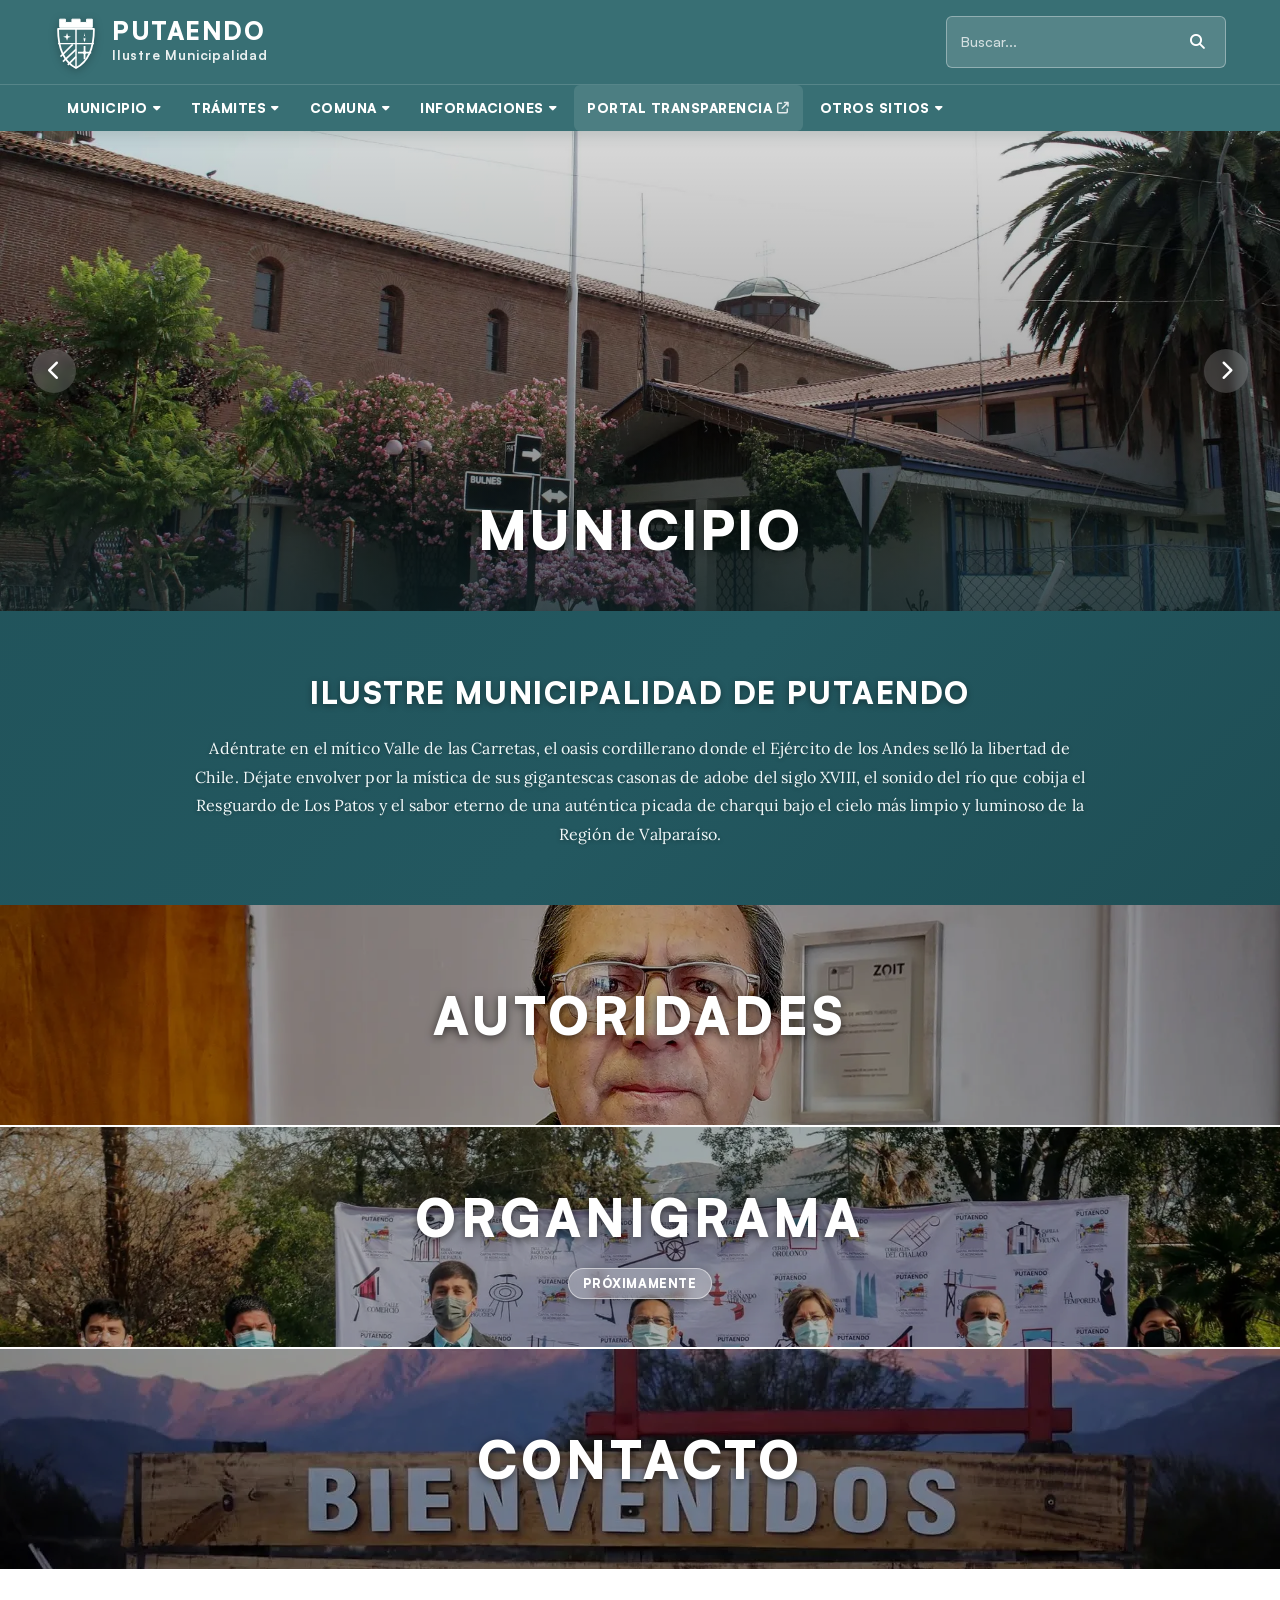
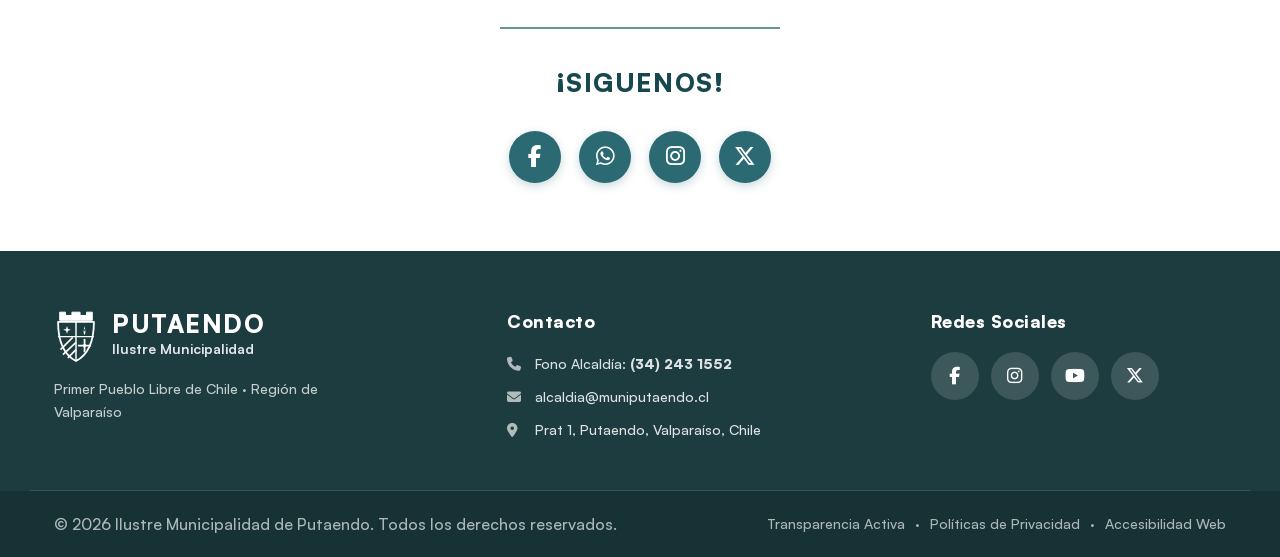
<file: municipio.html>
<!DOCTYPE html>
<html lang="es">
<head>
    <meta charset="UTF-8">
    <meta name="viewport" content="width=device-width, initial-scale=1.0">
    <title>Municipio - Ilustre Municipalidad de Putaendo</title>
    <meta name="description" content="Portal Municipal de Putaendo: Conoce a las autoridades de turno, estructura institucional, organigrama y canales de contacto oficial.">
    <link rel="icon" type="image/svg+xml" href="assets/putaendo-logo.svg">

    
    <!-- Optimizacion PageSpeed: Preconnect anticipado para fuentes e iconos -->
    <link rel="preconnect" href="https://fonts.googleapis.com">
    <link rel="preconnect" href="https://fonts.gstatic.com" crossorigin>
    <link rel="preconnect" href="https://api.fontshare.com" crossorigin>
    <link rel="preconnect" href="https://cdnjs.cloudflare.com" crossorigin>

    <!-- Optimizacion PageSpeed: Preload de Imagen LCP Prioritaria -->
    <link rel="preload" as="image" href="assets/municipio/Banner_Municipio.webp" fetchpriority="high">

        <!-- Tipografias Oficiales: Carga Asincrona No Bloqueante (media="print" onload="this.media='all'") -->
    <link rel="stylesheet" href="https://api.fontshare.com/v2/css?f%5B%5D=satoshi@900,800,700,600,500,400&amp;display=swap" media="print" onload="this.media='all'">
    <noscript><link rel="stylesheet" href="https://api.fontshare.com/v2/css?f%5B%5D=satoshi@900,800,700,600,500,400&amp;display=swap"></noscript>
    <link rel="stylesheet" href="https://fonts.googleapis.com/css2?family=Lora:ital,wght@0,400;0,500;0,600;0,700;1,400;1,600&amp;display=swap" media="print" onload="this.media='all'">
    <noscript><link rel="stylesheet" href="https://fonts.googleapis.com/css2?family=Lora:ital,wght@0,400;0,500;0,600;0,700;1,400;1,600&amp;display=swap"></noscript>
    
    <!-- Font Awesome Icons: Carga Asincrona No Bloqueante -->
    <link rel="stylesheet" href="https://cdnjs.cloudflare.com/ajax/libs/font-awesome/6.5.1/css/all.min.css" media="print" onload="this.media='all'">
    <noscript><link rel="stylesheet" href="https://cdnjs.cloudflare.com/ajax/libs/font-awesome/6.5.1/css/all.min.css"></noscript>
    
    <!-- Hoja de estilos principal minificada -->
    <link rel="stylesheet" href="styles.min.css">

</head>
<body class="page-municipio">
    <!-- Enlace de salto a contenido para accesibilidad -->
    <a href="#contenido-principal" class="skip-link">Saltar al contenido principal</a>

    <!-- Encabezado Principal Institucional -->
<header class="header" role="banner">
        <!-- Barra superior: Logotipo oficial + Buscador -->
        <div class="top-bar">
            <div class="container top-bar-container">
                <!-- Logotipo de la Municipalidad -->
                <a href="index.html" class="brand-logo" aria-label="Ilustre Municipalidad de Putaendo - Inicio">
                    <div class="brand-logo-content">
                        <!-- Escudo Vectorial Heráldico de Putaendo -->
                        <svg class="muni-shield" viewBox="0 0 54 68" fill="none" xmlns="http://www.w3.org/2000/svg" aria-hidden="true">
                            <!-- Corona Mural de 3 Almenas -->
                            <path d="M7 16 L7 6 L14 6 L14 10 L22 10 L22 6 L32 6 L32 10 L40 10 L40 6 L47 6 L47 16 Z" fill="#ffffff" stroke="#ffffff" stroke-width="1.2" stroke-linejoin="round"/>
                            <!-- Silueta del Escudo -->
                            <path d="M5 18 H49 C49 42 42 58 27 66 C12 58 5 42 5 18 Z" fill="#3b6e72" stroke="#ffffff" stroke-width="2.2" stroke-linejoin="round"/>
                            <!-- Divisiones cuarteladas -->
                            <line x1="5" y1="36" x2="49" y2="36" stroke="#ffffff" stroke-width="1.8"/>
                            <line x1="27" y1="18" x2="27" y2="65" stroke="#ffffff" stroke-width="1.8"/>
                            <!-- Cuartel 1: Estrella radiante de los Andes -->
                            <path d="M16 23 L17.2 26.5 L20.8 27.7 L17.2 28.9 L16 32.5 L14.8 28.9 L11.2 27.7 L14.8 26.5 Z" fill="#ffffff"/>
                            <!-- Cuartel 2: Emblema / Espiga de trigo -->
                            <path d="M37.5 22 C37.5 26 35 30 37.5 34 C40 30 37.5 26 37.5 22 Z" fill="#ffffff"/>
                            <circle cx="37.5" cy="28" r="1.5" fill="#3b6e72"/>
                            <!-- Cuartel 3: Bandas diagonales heráldicas -->
                            <line x1="8" y1="52" x2="23" y2="37" stroke="#ffffff" stroke-width="2"/>
                            <line x1="11" y1="58" x2="27" y2="43" stroke="#ffffff" stroke-width="2"/>
                            <line x1="17" y1="62" x2="27" y2="52" stroke="#ffffff" stroke-width="2"/>
                            <!-- Cuartel 4: Cruz patada -->
                            <path d="M37.5 40 V54 M30.5 47 H44.5" stroke="#ffffff" stroke-width="2.2" stroke-linecap="square"/>
                            <circle cx="37.5" cy="47" r="2" fill="#ffffff"/>
                        </svg>
                        
                        <div class="brand-text">
                            <span class="brand-name">PUTAENDO</span>
                            <span class="brand-sub">Ilustre Municipalidad</span>
                        </div>
                    </div>
                </a>

                <!-- Formulario de búsqueda accesible -->
                <div class="search-wrapper">
                    <form class="search-form" id="search-form" role="search" onsubmit="event.preventDefault(); window.ejecutarBusqueda();">
                        <label for="site-search" class="visually-hidden">Buscar en el sitio web de Putaendo</label>
                        <input type="search" id="site-search" class="search-input" placeholder="Buscar..." autocomplete="off">
                        <button type="submit" class="search-btn" aria-label="Ejecutar búsqueda">
                            <i class="fa-solid fa-magnifying-glass" aria-hidden="true"></i>
                        </button>
                    </form>
                    <!-- Contenedor desplegable de resultados rápidos -->
                                        <div id="search-results-dropdown" class="search-results-dropdown" aria-live="polite"></div>
                </div>

                <!-- Boton Menu Hamburguesa para Moviles -->
                <button class="mobile-toggle" id="mobile-toggle" aria-label="Abrir menu de navegacion" aria-expanded="false" aria-controls="main-nav">
                    <span class="hamburger-bar"></span>
                    <span class="hamburger-bar"></span>
                    <span class="hamburger-bar"></span>
                </button>

                <!-- Boton 3 Puntitos (Kebab Menu) para Scroll y Menu Compacto -->
                <button type="button" class="scroll-dots-btn" id="scroll-dots-btn" aria-label="Abrir men&uacute; de navegaci&oacute;n" aria-expanded="false" title="Men&uacute; de navegaci&oacute;n">
                    <i class="fa-solid fa-ellipsis-vertical" aria-hidden="true"></i>
                </button>
            </div>
        </div>

        <!-- Barra de Navegacion Principal con Menus Desplegables -->
        <nav class="main-nav" id="main-nav" aria-label="Navegacion principal">
            <div class="container">
                <ul class="nav-list" id="nav-list">
                    <!-- Dropdown 1: MUNICIPIO (Pagina Actual) -->
                    <li class="nav-item has-dropdown is-active active">
                        <a href="municipio.html" class="nav-btn-link" aria-expanded="false" aria-haspopup="true">
                            <span>MUNICIPIO</span>
                            <i class="fa-solid fa-caret-down dropdown-arrow" aria-hidden="true"></i>
                        </a>
                        <ul class="dropdown-menu">
                            <li><a href="municipio.html" class="dropdown-item">MUNICIPIO</a></li>
                            <li><a href="municipio.html#autoridades" class="dropdown-item">AUTORIDADES</a></li>
                            <li><a href="municipio.html#organigrama" class="dropdown-item"><span>ORGANIGRAMA</span> <span class="nav-badge-soon">Pr&oacute;ximamente</span></a></li>
                            <li><a href="municipio.html#contacto" class="dropdown-item">CONTACTO</a></li>
                        </ul>
                    </li>

                    <!-- Dropdown 2: TRAMITES -->
                    <li class="nav-item has-dropdown">
                        <button class="nav-btn-link" aria-expanded="false" aria-haspopup="true">
                            <span>TR&Aacute;MITES</span>
                            <i class="fa-solid fa-caret-down dropdown-arrow" aria-hidden="true"></i>
                        </button>
                        <ul class="dropdown-menu">
                            <li><a href="pagos-en-linea.html" class="dropdown-item">PAGOS EN L&Iacute;NEA</a></li>
                            <li><a href="index.html#tramite-solicitudes" class="dropdown-item"><span>SOLICITUDES</span> <span class="nav-badge-soon">Pr&oacute;ximamente</span></a></li>
                            <li><a href="index.html#tramite-becas" class="dropdown-item"><span>BECAS Y BENEFICIOS</span> <span class="nav-badge-soon">Pr&oacute;ximamente</span></a></li>
                        </ul>
                    </li>

                    <!-- Dropdown 3: COMUNA (solo ese) -->
                    <li class="nav-item has-dropdown">
                        <a href="comuna.html" class="nav-btn-link" aria-expanded="false" aria-haspopup="true">
                            <span>COMUNA</span>
                            <i class="fa-solid fa-caret-down dropdown-arrow" aria-hidden="true"></i>
                        </a>
                        <ul class="dropdown-menu">
                            <li><a href="comuna.html" class="dropdown-item">CONOCE LA COMUNA</a></li>
                            <li><a href="comuna.html#historia" class="dropdown-item"><span>HISTORIA</span> <span class="nav-badge-soon">Pr&oacute;ximamente</span></a></li>
                            <li><a href="turismo.html" class="dropdown-item">TURISMO</a></li>
                        </ul>
                    </li>

                    <!-- Dropdown 4: INFORMACIONES -->
                    <li class="nav-item has-dropdown">
                        <button class="nav-btn-link" aria-expanded="false" aria-haspopup="true">
                            <span>INFORMACIONES</span>
                            <i class="fa-solid fa-caret-down dropdown-arrow" aria-hidden="true"></i>
                        </button>
                        <ul class="dropdown-menu">
                            <li><a href="noticias.html" class="dropdown-item">NOTICIAS</a></li>
                            <li><a href="index.html#empleo" class="dropdown-item"><span>EMPLEO</span> <span class="nav-badge-soon">Pr&oacute;ximamente</span></a></li>
                            <li><a href="juntos-planificamos.html" class="dropdown-item">JUNTOS PLANIFICAMOS</a></li>
                        </ul>
                    </li>

                    <!-- Enlace directo: PORTAL TRANSPARENCIA -->
                    <li class="nav-item">
                        <a href="https://www.portaltransparencia.cl" target="_blank" rel="noopener noreferrer" class="nav-link nav-link-highlight">
                            <span>PORTAL TRANSPARENCIA</span>
                            <i class="fa-solid fa-arrow-up-right-from-square external-icon" aria-hidden="true"></i>
                        </a>
                    </li>

                    <!-- Dropdown 5: OTROS SITIOS -->
                    <li class="nav-item has-dropdown">
                        <button class="nav-btn-link" aria-expanded="false" aria-haspopup="true">
                            <span>OTROS SITIOS</span>
                            <i class="fa-solid fa-caret-down dropdown-arrow" aria-hidden="true"></i>
                        </button>
                        <ul class="dropdown-menu">
                            <li><a href="index.html#emprendedores" class="dropdown-item"><span>RED DE EMPRENDEDORES</span> <span class="nav-badge-soon">Pr&oacute;ximamente</span></a></li>
                        </ul>
                    </li>
                                    <!-- Busqueda rapida en modo Scroll (Icono Lupa segun maqueta) -->
                    <li class="nav-item nav-item-scrolled-search">
                        <button type="button" class="scrolled-search-btn" id="scrolled-search-btn" aria-label="Buscar en el sitio" title="Buscar">
                            <i class="fa-solid fa-magnifying-glass" aria-hidden="true"></i>
                        </button>
                        <div class="scrolled-search-popover" id="scrolled-search-popover">
                            <form class="scrolled-search-form" id="scrolled-search-form" onsubmit="event.preventDefault();">
                                <label for="scrolled-search-input" class="visually-hidden">Buscar en el sitio web</label>
                                <input type="search" class="scrolled-search-field" id="scrolled-search-input" placeholder="Buscar en el sitio..." autocomplete="off">
                                <button type="submit" class="scrolled-search-submit" id="scrolled-search-submit" aria-label="Ejecutar b&uacute;squeda">
                                    <i class="fa-solid fa-arrow-right" aria-hidden="true"></i>
                                </button>
                            </form>
                            <div class="scrolled-search-results" id="scrolled-search-results"></div>
                        </div>
                    </li>
                </ul>
            </div>
        </nav>
    </header>

    <!-- Contenido Principal -->
    <main id="contenido-principal" class="municipio-main" role="main">
        <!-- 1. Hero: Municipio -->
        <section class="comuna-hero-section" aria-label="Hero Municipio">
            <div class="comuna-hero-wrapper">
                <img src="assets/municipio/Banner_Municipio.webp" alt="Ilustre Municipalidad de Putaendo - Municipio"    class="comuna-hero-img" width="1920" height="1080" loading="eager" fetchpriority="high" decoding="async">
                <div class="comuna-hero-overlay"></div>
                <div class="comuna-hero-content">
                    <h1 class="comuna-hero-title">MUNICIPIO</h1>
                </div>
                <button class="comuna-hero-arrow comuna-hero-arrow--prev" aria-label="Anterior" type="button">
                    <i class="fa-solid fa-chevron-left" aria-hidden="true"></i>
                </button>
                <button class="comuna-hero-arrow comuna-hero-arrow--next" aria-label="Siguiente" type="button">
                    <i class="fa-solid fa-chevron-right" aria-hidden="true"></i>
                </button>
            </div>
        </section>

        <!-- 2. Franja de Presentacion -->
        <section class="comuna-intro-strip" aria-label="Presentaci&oacute;n del Municipio de Putaendo">
            <div class="comuna-intro-bg-wrapper">
                <img src="assets/municipio/municipio-presentacion-bg.jpg" alt="Fondo de presentaci&oacute;n del Municipio de Putaendo"      class="comuna-intro-bg-img" width="1920" height="300" loading="lazy" decoding="async">
                <div class="comuna-intro-overlay"></div>
            </div>
            <div class="comuna-intro-container">
                <h2 class="comuna-intro-title">ILUSTRE MUNICIPALIDAD DE PUTAENDO</h2>
                <p class="comuna-intro-text">
                    Ad&eacute;ntrate en el m&iacute;tico Valle de las Carretas, el oasis cordillerano donde el Ej&eacute;rcito de los Andes sell&oacute; la libertad de Chile. D&eacute;jate envolver por la m&iacute;stica de sus gigantescas casonas de adobe del siglo XVIII, el sonido del r&iacute;o que cobija el Resguardo de Los Patos y el sabor eterno de una aut&eacute;ntica picada de charqui bajo el cielo m&aacute;s limpio y luminoso de la Regi&oacute;n de Valpara&iacute;so.
                </p>
            </div>
        </section>

        <!-- 3. Seccion de Acordeones: Autoridades, Organigrama, Contacto -->
        <section class="comuna-accordion-section" aria-label="Secciones del Municipio">
            <!-- Acordeon 1: AUTORIDADES -->
            <article class="comuna-accordion-item" id="autoridades">
                <div class="comuna-accordion-header" role="button" tabindex="0" aria-expanded="false" aria-controls="collapse-autoridades" aria-label="Desplegar informaci&oacute;n de Autoridades">
                    <img src="assets/municipio/Banner_Autoridades.webp" alt="Alcalde Mauricio Quiroz - Autoridades"      class="comuna-accordion-img" width="1200" height="400" loading="lazy" decoding="async">
                    <div class="comuna-accordion-overlay"></div>
                    <span class="comuna-accordion-title">AUTORIDADES</span>
                </div>
                <div class="comuna-accordion-collapse" id="collapse-autoridades" role="region" aria-label="Contenido de Autoridades">
                    <div class="comuna-accordion-content">
                        <h3 class="comuna-accordion-heading">Reconoce las Autoridades de turno</h3>
                        <p class="comuna-accordion-text">
                            &ldquo;Conoce al Alcalde Mauricio Quiroz Chamorro y a los honorables miembros del Concejo Municipal de Putaendo, quienes lideran la gesti&oacute;n p&uacute;blica y los proyectos de desarrollo social, cultural y territorial en nuestra querida comuna.&rdquo;
                        </p>
                        <a href="autoridades.html" class="comuna-accordion-btn">M&Aacute;S INFORMACI&Oacute;N</a>
                    </div>
                </div>
            </article>

            <!-- Acordeon 2: ORGANIGRAMA -->
            <article class="comuna-accordion-item" id="organigrama">
                <div class="comuna-accordion-header" role="button" tabindex="0" aria-expanded="false" aria-controls="collapse-organigrama" aria-label="Desplegar informaci&oacute;n de Organigrama">
                    <img src="assets/municipio/Banner_Organigrama.webp" alt="Concejo Municipal de Putaendo - Organigrama"      class="comuna-accordion-img" width="1200" height="400" loading="lazy" decoding="async">
                    <div class="comuna-accordion-overlay"></div>
                    <div class="comuna-accordion-title-box">
                        <span class="comuna-accordion-title">ORGANIGRAMA</span>
                        <span class="comuna-accordion-badge-soon">Pr&oacute;ximamente</span>
                    </div>
                </div>
                <div class="comuna-accordion-collapse" id="collapse-organigrama" role="region" aria-label="Contenido de Organigrama">
                    <div class="comuna-accordion-content">
                        <h3 class="comuna-accordion-heading">&iquest;C&oacute;mo funciona la municipalidad?</h3>
                        <p class="comuna-accordion-text">
                            &ldquo;La Ilustre Municipalidad de Putaendo organiza su gesti&oacute;n mediante direcciones, secretar&iacute;as y departamentos t&eacute;cnicos comprometidos con brindar un servicio cercano, transparente y eficiente para toda la comunidad urbana y rural.&rdquo;
                        </p>
                        <div class="service-card-badge-soon" style="margin-bottom: 16px;"><i class="fa-solid fa-clock"></i> Pr&oacute;ximamente</div>
                        <span class="comuna-accordion-btn comuna-accordion-btn--disabled">PR&Oacute;XIMAMENTE</span>
                    </div>
                </div>
            </article>

            <!-- Acordeon 3: CONTACTO -->
            <article class="comuna-accordion-item" id="contacto">
                <div class="comuna-accordion-header" role="button" tabindex="0" aria-expanded="false" aria-controls="collapse-contacto" aria-label="Desplegar informaci&oacute;n de Contacto">
                    <img src="assets/municipio/Banner_Contacto.webp" alt="Bienvenidos a Putaendo - Contacto"      class="comuna-accordion-img" width="1200" height="400" loading="lazy" decoding="async">
                    <div class="comuna-accordion-overlay"></div>
                    <span class="comuna-accordion-title">CONTACTO</span>
                </div>
                <div class="comuna-accordion-collapse" id="collapse-contacto" role="region" aria-label="Contenido de Contacto">
                    <div class="comuna-accordion-content">
                        <h3 class="comuna-accordion-heading">Contacto institucional</h3>
                        <p class="comuna-accordion-text" style="font-style: normal; margin-bottom: 24px;">
                            Encuentra c&oacute;mo comunicarte con la municipalidad: atenci&oacute;n presencial, agenda telef&oacute;nica de departamentos y servicios, y un formulario para escribirnos.
                        </p>
                        <a href="index.html#contacto" class="comuna-accordion-btn">M&Aacute;S INFORMACI&Oacute;N</a>

                        <!-- Widget de Horario de Atencion y Contacto Directo -->
                        <div class="municipio-contact-widget">
                            <!-- Tarjeta Horario -->
                            <div class="municipio-schedule-card">
                                <div class="municipio-schedule-header">
                                    HORARIO DE ATENCION
                                </div>
                                <div class="municipio-schedule-body">
                                    <div class="municipio-schedule-row">
                                        <div class="municipio-schedule-day">LUNES A JUEVES</div>
                                        <div class="municipio-schedule-hours">08:30 A 13:00 HRS. Y DE 14:00 A 16:00 HRS.</div>
                                    </div>
                                    <div class="municipio-schedule-row">
                                        <div class="municipio-schedule-day">VIERNES</div>
                                        <div class="municipio-schedule-hours">08:30 A 13:00 HRS.</div>
                                    </div>
                                </div>
                            </div>

                            <!-- Datos de Contacto Directo -->
                            <div class="municipio-direct-info">
                                <div class="municipio-direct-item">
                                    <div class="municipio-direct-icon" aria-hidden="true">
                                        <i class="fa-solid fa-location-dot"></i>
                                    </div>
                                    <span class="municipio-direct-text">PRAT 1 PUTAENDO, PUTAENDO, CHILE</span>
                                </div>
                                <div class="municipio-direct-item">
                                    <div class="municipio-direct-icon" aria-hidden="true">
                                        <i class="fa-solid fa-envelope"></i>
                                    </div>
                                    <a href="mailto:alcaldia@putaendo.cl" class="municipio-direct-text">ALCALDIA@PUTAENDO.CL</a>
                                </div>
                                <div class="municipio-direct-item">
                                    <div class="municipio-direct-icon" aria-hidden="true">
                                        <i class="fa-solid fa-phone"></i>
                                    </div>
                                    <a href="tel:+56342431552" class="municipio-direct-text">(34) 243 1552</a>
                                </div>
                            </div>
                        </div>
                    </div>
                </div>
            </article>
        </section>

        <!-- 4. Seccion SIGUENOS -->
        <section class="comuna-follow-section" aria-label="Redes Sociales Municipales">
            <div class="comuna-divider"></div>
            <h3 class="comuna-follow-title">&iexcl;SIGUENOS!</h3>
            <ul class="comuna-social-links">
                <li>
                    <a href="https://www.facebook.com/muniputaendo" target="_blank" rel="noopener noreferrer" class="comuna-social-btn" aria-label="Facebook Municipalidad de Putaendo">
                        <i class="fa-brands fa-facebook-f" aria-hidden="true"></i>
                    </a>
                </li>
                <li>
                    <a href="https://wa.me/56900000000" target="_blank" rel="noopener noreferrer" class="comuna-social-btn" aria-label="WhatsApp Municipal">
                        <i class="fa-brands fa-whatsapp" aria-hidden="true"></i>
                    </a>
                </li>
                <li>
                    <a href="https://www.instagram.com/muniputaendo" target="_blank" rel="noopener noreferrer" class="comuna-social-btn" aria-label="Instagram Municipalidad de Putaendo">
                        <i class="fa-brands fa-instagram" aria-hidden="true"></i>
                    </a>
                </li>
                <li>
                    <a href="https://twitter.com/muniputaendo" target="_blank" rel="noopener noreferrer" class="comuna-social-btn" aria-label="X / Twitter Municipalidad de Putaendo">
                        <i class="fa-brands fa-x-twitter" aria-hidden="true"></i>
                    </a>
                </li>
            </ul>
        </section>
    </main>

    <!-- Pie de Pagina Maestro Unificado -->
<footer class="site-footer" role="contentinfo">
        <div class="container footer-container">
            <!-- Bloque 1: Escudo y Nombre Municipal -->
            <div class="footer-col footer-col-brand">
                <div class="footer-logo">
                    <!-- Escudo Vectorial en blanco -->
                    <svg class="footer-shield" viewBox="0 0 54 68" fill="none" xmlns="http://www.w3.org/2000/svg" aria-hidden="true">
                        <path d="M7 16 L7 6 L14 6 L14 10 L22 10 L22 6 L32 6 L32 10 L40 10 L40 6 L47 6 L47 16 Z" fill="#ffffff" stroke="#ffffff" stroke-width="1.2" stroke-linejoin="round"/>
                        <path d="M5 18 H49 C49 42 42 58 27 66 C12 58 5 42 5 18 Z" fill="none" stroke="#ffffff" stroke-width="2.2" stroke-linejoin="round"/>
                        <line x1="5" y1="36" x2="49" y2="36" stroke="#ffffff" stroke-width="1.8"/>
                        <line x1="27" y1="18" x2="27" y2="65" stroke="#ffffff" stroke-width="1.8"/>
                        <path d="M16 23 L17.2 26.5 L20.8 27.7 L17.2 28.9 L16 32.5 L14.8 28.9 L11.2 27.7 L14.8 26.5 Z" fill="#ffffff"/>
                        <path d="M37.5 22 C37.5 26 35 30 37.5 34 C40 30 37.5 26 37.5 22 Z" fill="#ffffff"/>
                        <circle cx="37.5" cy="28" r="1.5" fill="#2d5e62"/>
                        <line x1="8" y1="52" x2="23" y2="37" stroke="#ffffff" stroke-width="2"/>
                        <line x1="11" y1="58" x2="27" y2="43" stroke="#ffffff" stroke-width="2"/>
                        <line x1="17" y1="62" x2="27" y2="52" stroke="#ffffff" stroke-width="2"/>
                        <path d="M37.5 40 V54 M30.5 47 H44.5" stroke="#ffffff" stroke-width="2.2" stroke-linecap="square"/>
                        <circle cx="37.5" cy="47" r="2" fill="#ffffff"/>
                    </svg>
                    <div class="footer-brand-text">
                        <span class="footer-title">PUTAENDO</span>
                        <span class="footer-subtitle">Ilustre Municipalidad</span>
                    </div>
                </div>
                <p class="footer-motto">Primer Pueblo Libre de Chile · Región de Valparaíso</p>
            </div>

            <!-- Bloque 2: Información de Contacto Oficial -->
            <div class="footer-col footer-col-contact">
                <h4 class="footer-col-title">Contacto</h4>
                <ul class="contact-list">
                    <li>
                        <i class="fa-solid fa-phone" aria-hidden="true"></i>
                        <span>Fono Alcaldía: <strong>(34) 243 1552</strong></span>
                    </li>
                    <li>
                        <i class="fa-solid fa-envelope" aria-hidden="true"></i>
                        <span>alcaldia@muniputaendo.cl</span>
                    </li>
                    <li>
                        <i class="fa-solid fa-location-dot" aria-hidden="true"></i>
                        <span>Prat 1, Putaendo, Valparaíso, Chile</span>
                    </li>
                </ul>
            </div>

            <!-- Bloque 3: Redes Sociales -->
            <div class="footer-col footer-col-social">
                <h4 class="footer-col-title">Redes Sociales</h4>
                <div class="social-links-grid">
                    <a href="https://facebook.com" target="_blank" rel="noopener noreferrer" class="social-circle-btn" aria-label="Facebook Ilustre Municipalidad de Putaendo">
                        <i class="fa-brands fa-facebook-f" aria-hidden="true"></i>
                    </a>
                    <a href="https://instagram.com" target="_blank" rel="noopener noreferrer" class="social-circle-btn" aria-label="Instagram Ilustre Municipalidad de Putaendo">
                        <i class="fa-brands fa-instagram" aria-hidden="true"></i>
                    </a>
                    <a href="https://youtube.com" target="_blank" rel="noopener noreferrer" class="social-circle-btn" aria-label="YouTube Ilustre Municipalidad de Putaendo">
                        <i class="fa-brands fa-youtube" aria-hidden="true"></i>
                    </a>
                    <a href="https://x.com" target="_blank" rel="noopener noreferrer" class="social-circle-btn" aria-label="X (Twitter) Ilustre Municipalidad de Putaendo">
                        <i class="fa-brands fa-x-twitter" aria-hidden="true"></i>
                    </a>
                </div>
            </div>
        </div>

        <!-- Barra inferior de Copyright y Enlaces Legales -->
        <div class="footer-bottom-bar">
            <div class="container footer-bottom-container">
                <p>&copy; 2026 Ilustre Municipalidad de Putaendo. Todos los derechos reservados.</p>
                <div class="footer-legal-links">
                    <a href="https://www.portaltransparencia.cl" target="_blank" rel="noopener noreferrer">Transparencia Activa</a>
                    <span>·</span>
                    <a href="#privacidad">Políticas de Privacidad</a>
                    <span>·</span>
                    <a href="#accesibilidad">Accesibilidad Web</a>
                </div>
            </div>
        </div>
    </footer>

    <!-- Script de interactividad -->
    <script src="script.min.js" defer></script>
</body>
</html>
</file>
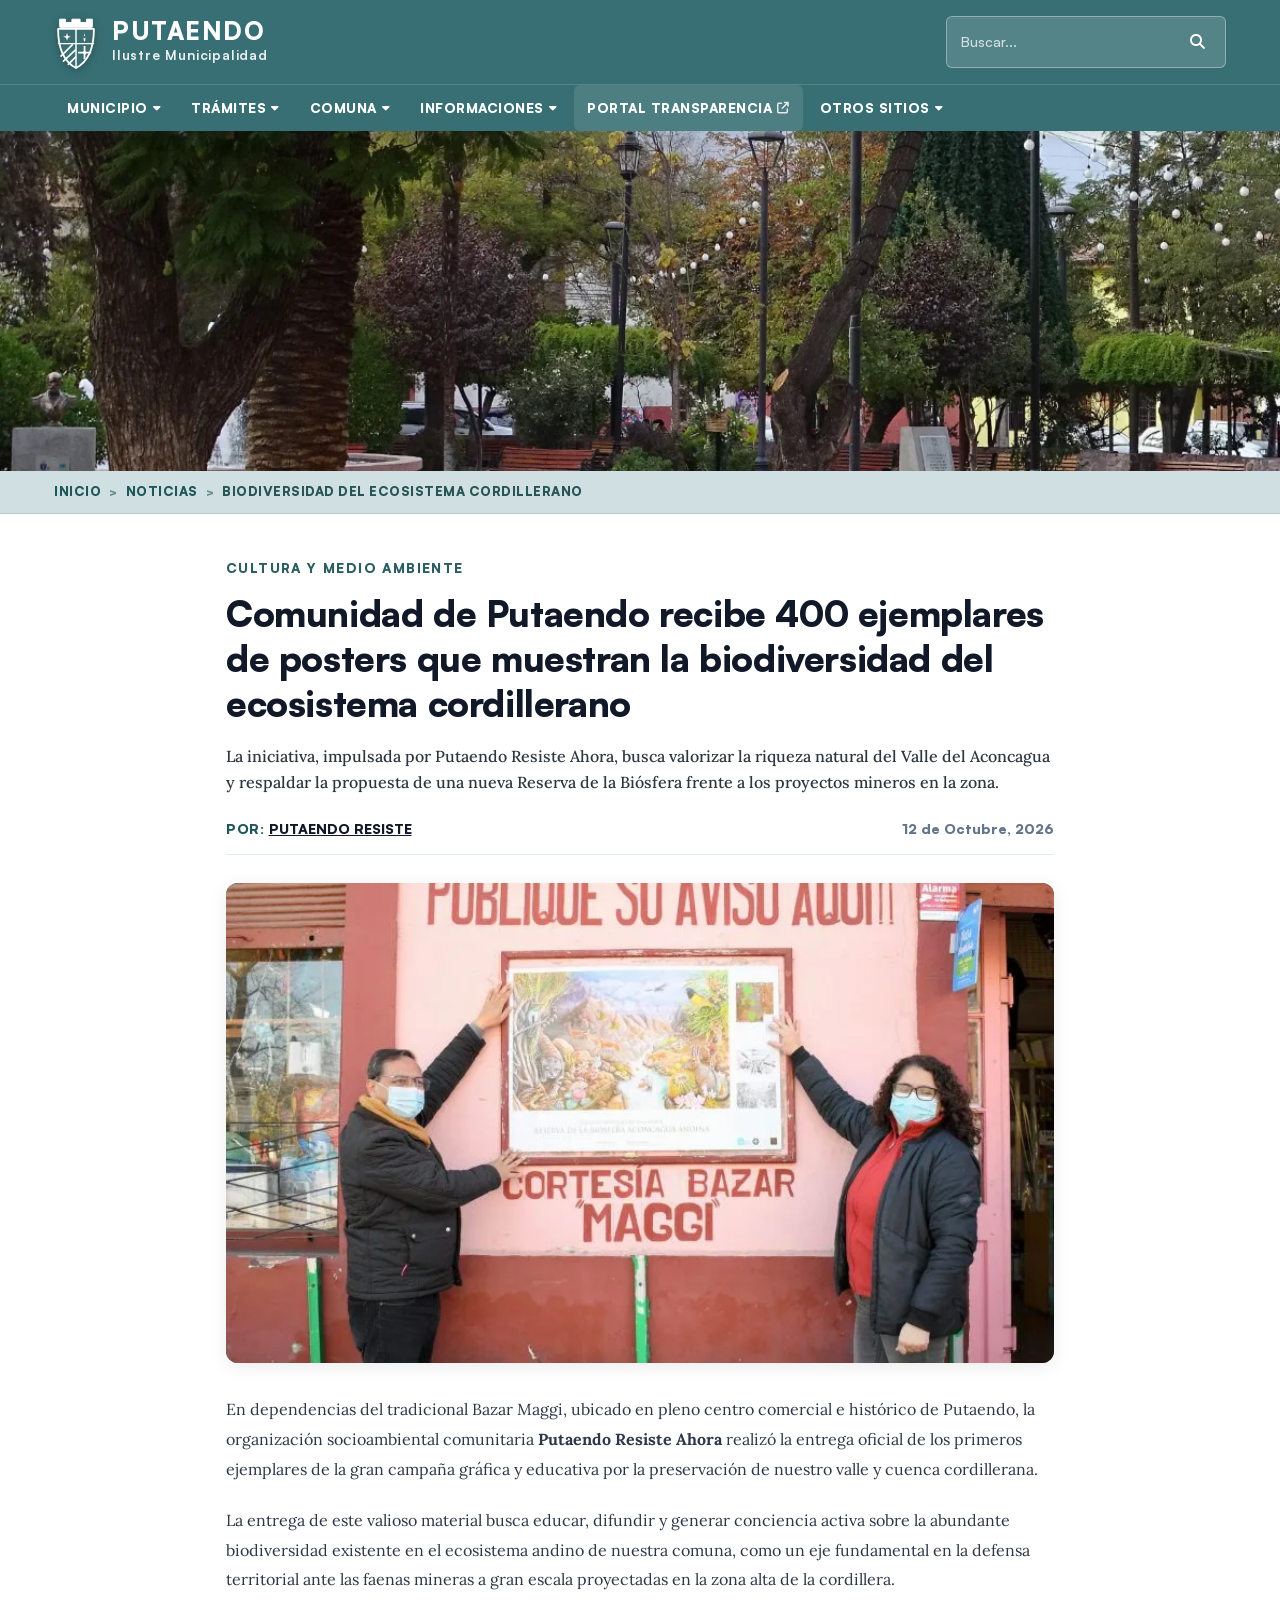
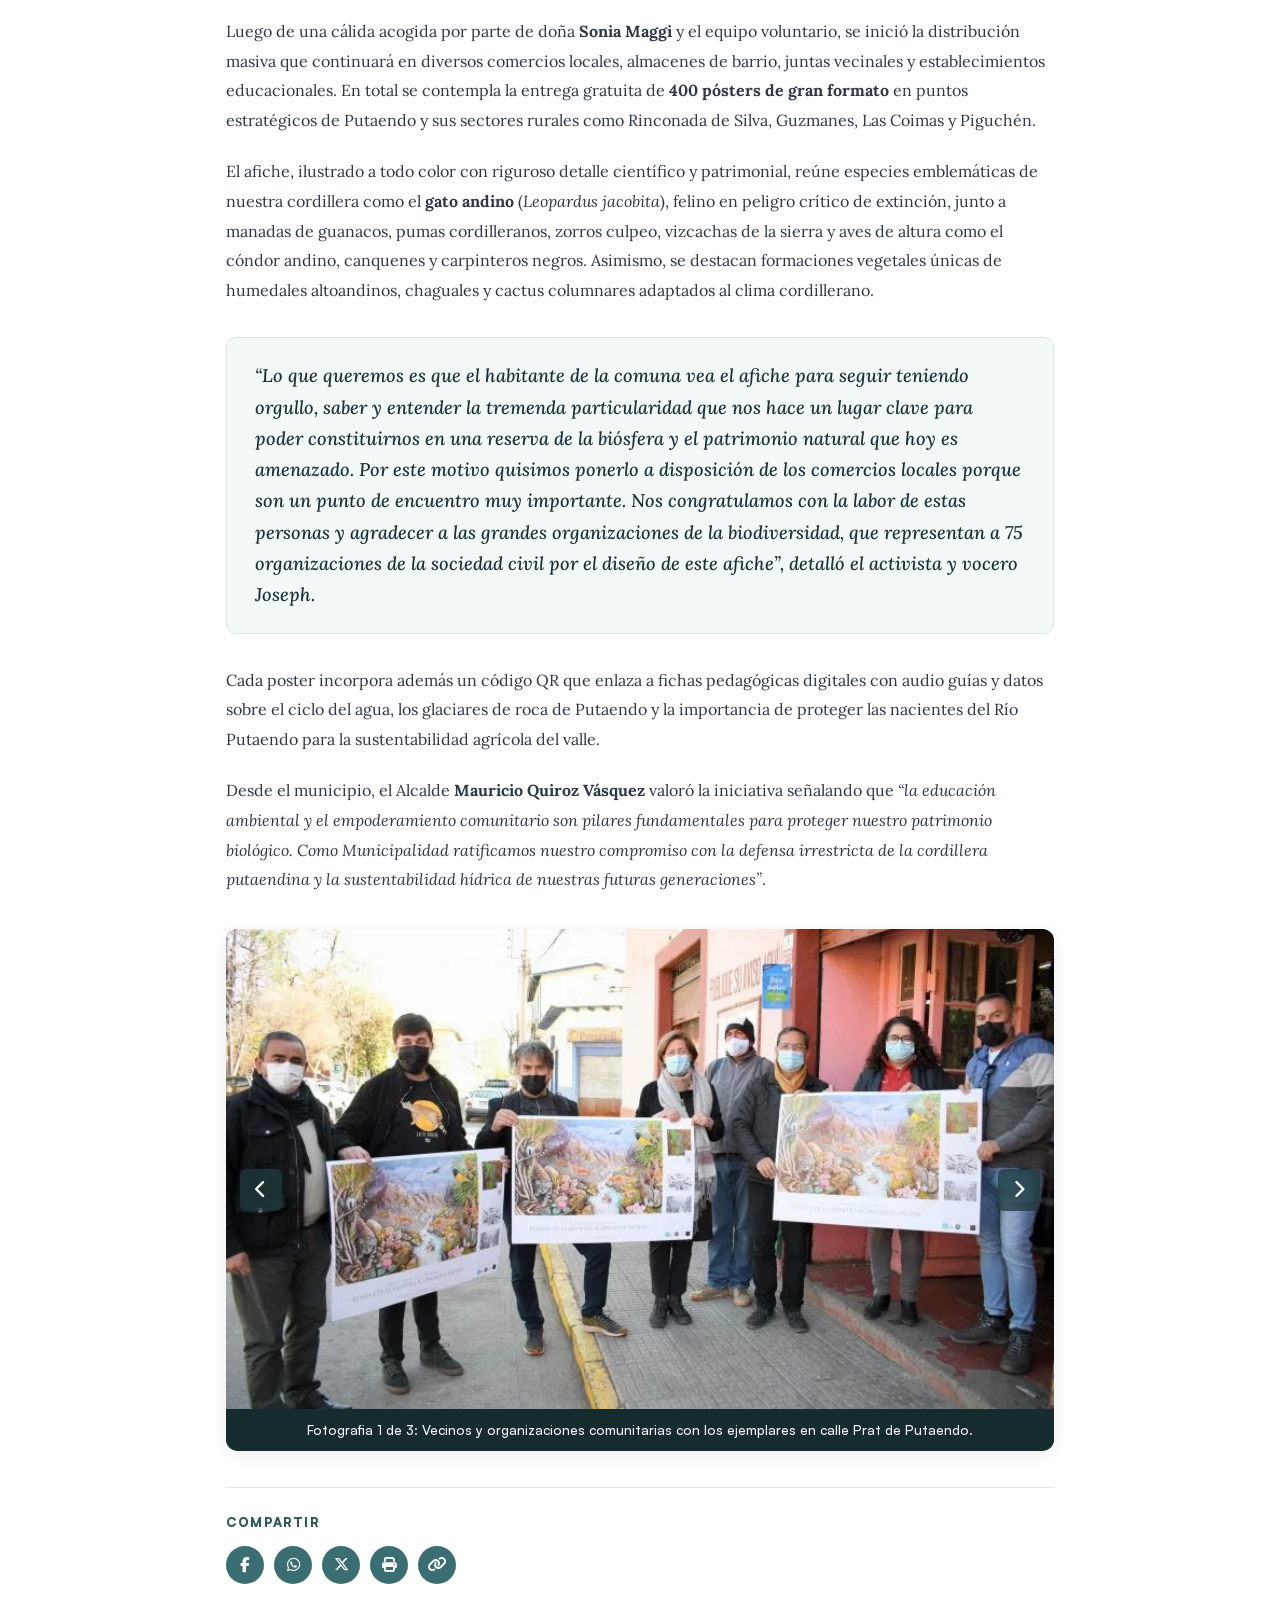
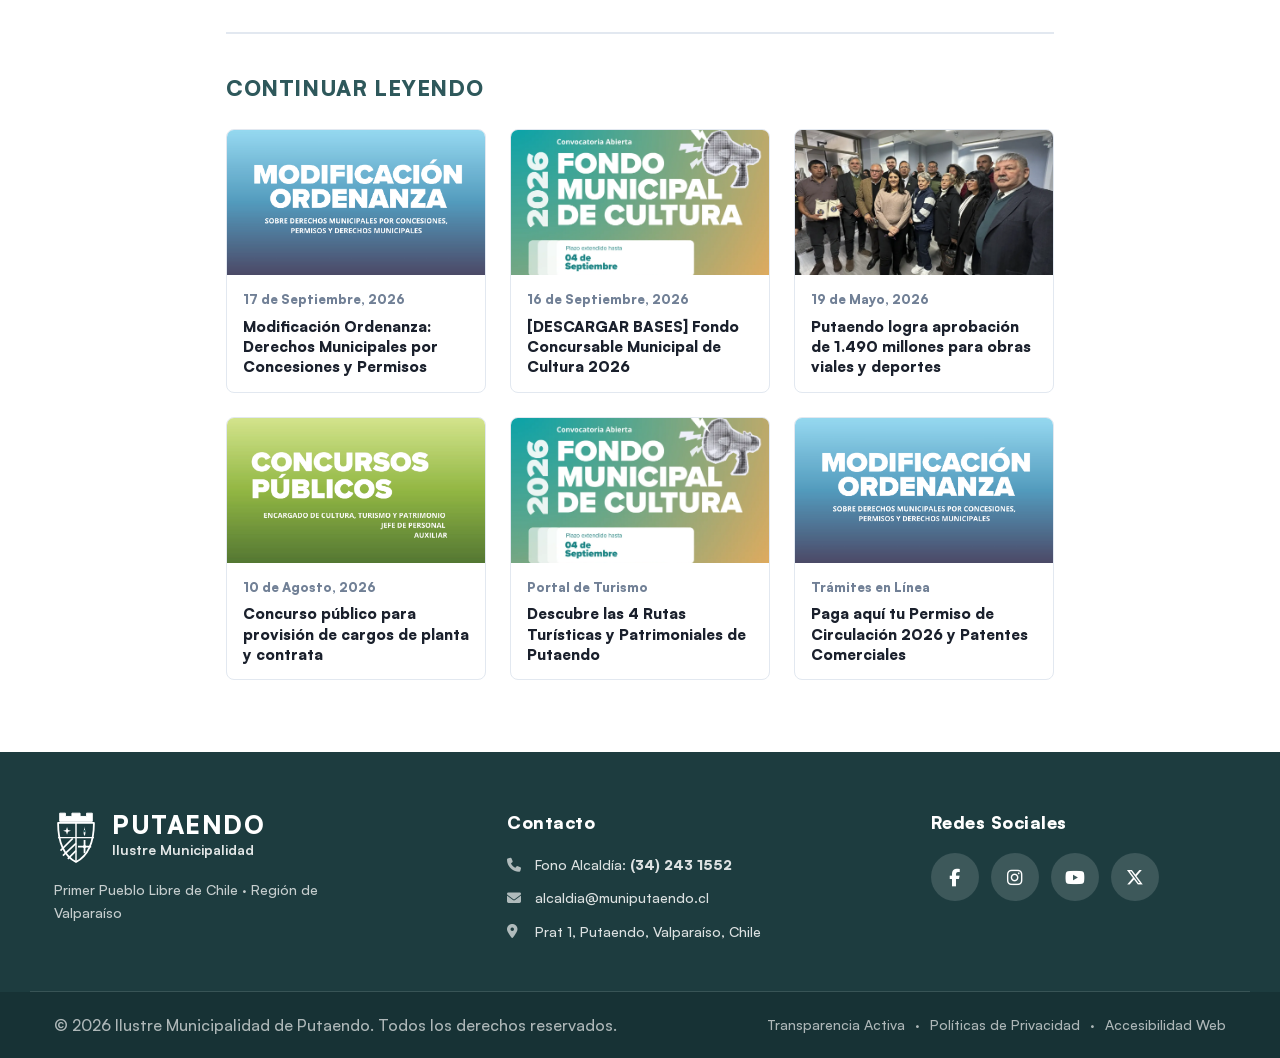
<file: noticia-biodiversidad.html>
<!DOCTYPE html>
<html lang="es">
<head>
    <meta charset="UTF-8">
    <meta name="viewport" content="width=device-width, initial-scale=1.0">
    <title>Comunidad de Putaendo recibe 400 ejemplares de posters que muestran la biodiversidad del ecosistema cordillerano | Ilustre Municipalidad de Putaendo</title>
    <meta name="description" content="Iniciativa de difusion ambiental y patrimonio natural del Valle del Aconcagua frente a los proyectos mineros en la zona cordillerana de Putaendo.">
    
        
    
    <!-- Optimizacion PageSpeed: Preconnect anticipado para fuentes e iconos -->
    <link rel="preconnect" href="https://fonts.googleapis.com">
    <link rel="preconnect" href="https://fonts.gstatic.com" crossorigin>
    <link rel="preconnect" href="https://api.fontshare.com" crossorigin>
    <link rel="preconnect" href="https://cdnjs.cloudflare.com" crossorigin>

    <!-- Optimizacion PageSpeed: Preload de Imagen LCP Prioritaria -->
    <link rel="preload" as="image" href="assets/noticias/Banner_Noticias.webp" fetchpriority="high">

        <!-- Tipografias Oficiales: Carga Asincrona No Bloqueante (media="print" onload="this.media='all'") -->
    <link rel="stylesheet" href="https://api.fontshare.com/v2/css?f%5B%5D=satoshi@900,800,700,600,500,400&amp;display=swap" media="print" onload="this.media='all'">
    <noscript><link rel="stylesheet" href="https://api.fontshare.com/v2/css?f%5B%5D=satoshi@900,800,700,600,500,400&amp;display=swap"></noscript>
    <link rel="stylesheet" href="https://fonts.googleapis.com/css2?family=Lora:ital,wght@0,400;0,500;0,600;0,700;1,400;1,600&amp;display=swap" media="print" onload="this.media='all'">
    <noscript><link rel="stylesheet" href="https://fonts.googleapis.com/css2?family=Lora:ital,wght@0,400;0,500;0,600;0,700;1,400;1,600&amp;display=swap"></noscript>
    
    <!-- Font Awesome Icons: Carga Asincrona No Bloqueante -->
    <link rel="stylesheet" href="https://cdnjs.cloudflare.com/ajax/libs/font-awesome/6.5.1/css/all.min.css" media="print" onload="this.media='all'">
    <noscript><link rel="stylesheet" href="https://cdnjs.cloudflare.com/ajax/libs/font-awesome/6.5.1/css/all.min.css"></noscript>
    
    <!-- Hoja de estilos principal minificada -->
    <link rel="stylesheet" href="styles.min.css">


</head>
<body>
    <a href="#contenido-principal" class="skip-link">Saltar al contenido principal</a>

    <!-- Cabecera Institucional -->
    <header class="header" role="banner">
        <div class="top-bar">
            <div class="container top-bar-container">
                <a href="index.html" class="brand-logo" aria-label="Ilustre Municipalidad de Putaendo - Inicio">
                    <div class="brand-logo-content">
                        <svg class="muni-shield" viewBox="0 0 54 68" fill="none" xmlns="http://www.w3.org/2000/svg" aria-hidden="true">
                            <path d="M7 16 L7 6 L14 6 L14 10 L22 10 L22 6 L32 6 L32 10 L40 10 L40 6 L47 6 L47 16 Z" fill="#ffffff" stroke="#ffffff" stroke-width="1.2" stroke-linejoin="round"/>
                            <path d="M5 18 H49 C49 42 42 58 27 66 C12 58 5 42 5 18 Z" fill="#3b6e72" stroke="#ffffff" stroke-width="2.2" stroke-linejoin="round"/>
                            <line x1="5" y1="36" x2="49" y2="36" stroke="#ffffff" stroke-width="1.8"/>
                            <line x1="27" y1="18" x2="27" y2="65" stroke="#ffffff" stroke-width="1.8"/>
                            <path d="M16 23 L17.2 26.5 L20.8 27.7 L17.2 28.9 L16 32.5 L14.8 28.9 L11.2 27.7 L14.8 26.5 Z" fill="#ffffff"/>
                            <path d="M37.5 22 C37.5 26 35 30 37.5 34 C40 30 37.5 26 37.5 22 Z" fill="#ffffff"/>
                            <circle cx="37.5" cy="28" r="1.5" fill="#3b6e72"/>
                            <line x1="8" y1="52" x2="23" y2="37" stroke="#ffffff" stroke-width="2"/>
                            <line x1="11" y1="58" x2="27" y2="43" stroke="#ffffff" stroke-width="2"/>
                            <line x1="17" y1="62" x2="27" y2="52" stroke="#ffffff" stroke-width="2"/>
                            <path d="M37.5 40 V54 M30.5 47 H44.5" stroke="#ffffff" stroke-width="2.2" stroke-linecap="square"/>
                            <circle cx="37.5" cy="47" r="2" fill="#ffffff"/>
                        </svg>
                        <div class="brand-text">
                            <span class="brand-name">PUTAENDO</span>
                            <span class="brand-sub">Ilustre Municipalidad</span>
                        </div>
                    </div>
                </a>

                <div class="search-wrapper">
                    <form class="search-form" role="search" onsubmit="event.preventDefault(); window.ejecutarBusqueda();">
                        <label for="site-search" class="visually-hidden">Buscar</label>
                        <input type="search" id="site-search" class="search-input" placeholder="Buscar..." autocomplete="off">
                        <button type="submit" class="search-btn" aria-label="Buscar"><i class="fa-solid fa-magnifying-glass"></i></button>
                    </form>
                    <div id="search-results-dropdown" class="search-results-dropdown" aria-live="polite"></div>
                </div>

                <button class="mobile-toggle" id="mobile-toggle" aria-label="Abrir menu de navegacion" aria-expanded="false" aria-controls="main-nav">
                    <span class="hamburger-bar"></span>
                    <span class="hamburger-bar"></span>
                    <span class="hamburger-bar"></span>
                </button>

                <!-- Boton 3 Puntitos (Kebab Menu) para Scroll y Menu Compacto -->
                <button type="button" class="scroll-dots-btn" id="scroll-dots-btn" aria-label="Abrir men&uacute; de navegaci&oacute;n" aria-expanded="false" title="Men&uacute; de navegaci&oacute;n">
                    <i class="fa-solid fa-ellipsis-vertical" aria-hidden="true"></i>
                </button>
            </div>
        </div>

        <!-- Barra de Navegacion Principal con Menus Desplegables -->
                <!-- Barra de Navegacion Principal con Menus Desplegables -->
        <nav class="main-nav" id="main-nav" aria-label="Navegacion principal">
            <div class="container">
                <ul class="nav-list" id="nav-list">
                    <!-- Dropdown 1: MUNICIPIO -->
                    <li class="nav-item has-dropdown">
                        <a href="municipio.html" class="nav-btn-link" aria-expanded="false" aria-haspopup="true">
                            <span>MUNICIPIO</span>
                            <i class="fa-solid fa-caret-down dropdown-arrow" aria-hidden="true"></i>
                        </a>
                        <ul class="dropdown-menu">
                            <li><a href="municipio.html" class="dropdown-item">MUNICIPIO</a></li>
                            <li><a href="municipio.html#autoridades" class="dropdown-item">AUTORIDADES</a></li>
                            <li><a href="municipio.html#organigrama" class="dropdown-item"><span>ORGANIGRAMA</span> <span class="nav-badge-soon">Pr&oacute;ximamente</span></a></li>
                            <li><a href="municipio.html#contacto" class="dropdown-item">CONTACTO</a></li>
                        </ul>
                    </li>

                    <!-- Dropdown 2: TRAMITES -->
                    <li class="nav-item has-dropdown">
                        <button class="nav-btn-link" aria-expanded="false" aria-haspopup="true">
                            <span>TR&Aacute;MITES</span>
                            <i class="fa-solid fa-caret-down dropdown-arrow" aria-hidden="true"></i>
                        </button>
                        <ul class="dropdown-menu">
                            <li><a href="pagos-en-linea.html" class="dropdown-item">PAGOS EN L&Iacute;NEA</a></li>
                            <li><a href="index.html#tramite-solicitudes" class="dropdown-item"><span>SOLICITUDES</span> <span class="nav-badge-soon">Pr&oacute;ximamente</span></a></li>
                            <li><a href="index.html#tramite-becas" class="dropdown-item"><span>BECAS Y BENEFICIOS</span> <span class="nav-badge-soon">Pr&oacute;ximamente</span></a></li>
                        </ul>
                    </li>

                    <!-- Dropdown 3: COMUNA (solo ese) -->
                    <li class="nav-item has-dropdown">
                        <a href="comuna.html" class="nav-btn-link" aria-expanded="false" aria-haspopup="true">
                            <span>COMUNA</span>
                            <i class="fa-solid fa-caret-down dropdown-arrow" aria-hidden="true"></i>
                        </a>
                        <ul class="dropdown-menu">
                            <li><a href="comuna.html" class="dropdown-item">CONOCE LA COMUNA</a></li>
                            <li><a href="comuna.html#historia" class="dropdown-item"><span>HISTORIA</span> <span class="nav-badge-soon">Pr&oacute;ximamente</span></a></li>
                            <li><a href="turismo.html" class="dropdown-item">TURISMO</a></li>
                        </ul>
                    </li>

                    <!-- Dropdown 4: INFORMACIONES -->
                    <li class="nav-item has-dropdown">
                        <button class="nav-btn-link" aria-expanded="false" aria-haspopup="true">
                            <span>INFORMACIONES</span>
                            <i class="fa-solid fa-caret-down dropdown-arrow" aria-hidden="true"></i>
                        </button>
                        <ul class="dropdown-menu">
                            <li><a href="noticias.html" class="dropdown-item">NOTICIAS</a></li>
                            <li><a href="index.html#empleo" class="dropdown-item"><span>EMPLEO</span> <span class="nav-badge-soon">Pr&oacute;ximamente</span></a></li>
                            <li><a href="juntos-planificamos.html" class="dropdown-item">JUNTOS PLANIFICAMOS</a></li>
                        </ul>
                    </li>

                    <!-- Enlace directo: PORTAL TRANSPARENCIA -->
                    <li class="nav-item">
                        <a href="https://www.portaltransparencia.cl" target="_blank" rel="noopener noreferrer" class="nav-link nav-link-highlight">
                            <span>PORTAL TRANSPARENCIA</span>
                            <i class="fa-solid fa-arrow-up-right-from-square external-icon" aria-hidden="true"></i>
                        </a>
                    </li>

                    <!-- Dropdown 5: OTROS SITIOS -->
                    <li class="nav-item has-dropdown">
                        <button class="nav-btn-link" aria-expanded="false" aria-haspopup="true">
                            <span>OTROS SITIOS</span>
                            <i class="fa-solid fa-caret-down dropdown-arrow" aria-hidden="true"></i>
                        </button>
                        <ul class="dropdown-menu">
                            <li><a href="index.html#emprendedores" class="dropdown-item"><span>RED DE EMPRENDEDORES</span> <span class="nav-badge-soon">Pr&oacute;ximamente</span></a></li>
                        </ul>
                    </li>
                                    <!-- Busqueda rapida en modo Scroll (Icono Lupa segun maqueta) -->
                    <li class="nav-item nav-item-scrolled-search">
                        <button type="button" class="scrolled-search-btn" id="scrolled-search-btn" aria-label="Buscar en el sitio" title="Buscar">
                            <i class="fa-solid fa-magnifying-glass" aria-hidden="true"></i>
                        </button>
                        <div class="scrolled-search-popover" id="scrolled-search-popover">
                            <form class="scrolled-search-form" id="scrolled-search-form" onsubmit="event.preventDefault();">
                                <label for="scrolled-search-input" class="visually-hidden">Buscar en el sitio web</label>
                                <input type="search" class="scrolled-search-field" id="scrolled-search-input" placeholder="Buscar en el sitio..." autocomplete="off">
                                <button type="submit" class="scrolled-search-submit" id="scrolled-search-submit" aria-label="Ejecutar b&uacute;squeda">
                                    <i class="fa-solid fa-arrow-right" aria-hidden="true"></i>
                                </button>
                            </form>
                            <div class="scrolled-search-results" id="scrolled-search-results"></div>
                        </div>
                    </li>
                </ul>
            </div>
        </nav>
    </header>

    <!-- 1. Banner Superior Panoramico (Acuarela Cordillerana) -->
    <section class="news-hero-banner-section" aria-label="Banner de cabecera">
        <img src="assets/noticias/Banner_Noticias.webp" alt="Biodiversidad y Cordillera de Putaendo"    class="news-hero-banner-img" width="1920" height="1080" loading="eager" fetchpriority="high" decoding="async">
    </section>

    <!-- 2. Franja de Migas de Pan (Breadcrumbs) -->
    <nav class="news-breadcrumbs-bar" aria-label="Ruta de navegacion">
        <div class="container news-breadcrumbs-inner">
            <a href="index.html">INICIO</a>
            <span class="breadcrumb-sep">&gt;</span>
            <a href="noticias.html">NOTICIAS</a>
            <span class="breadcrumb-sep">&gt;</span>
            <span class="breadcrumb-current">BIODIVERSIDAD DEL ECOSISTEMA CORDILLERANO</span>
        </div>
    </nav>

    <!-- 3. Contenido Editorial Central de la Noticia -->
    <main id="contenido-principal" class="article-detail-section">
        <div class="article-editorial-container">
            <article>
                <!-- Antetitulo / Kicker -->
                <span class="article-kicker">CULTURA Y MEDIO AMBIENTE</span>

                <!-- Titular Principal H1 -->
                <h1 class="article-title-editorial">
                    Comunidad de Putaendo recibe 400 ejemplares de posters que muestran la biodiversidad del ecosistema cordillerano
                </h1>

                <!-- Bajada / Lead -->
                <p class="article-lead-editorial">
                    La iniciativa, impulsada por Putaendo Resiste Ahora, busca valorizar la riqueza natural del Valle del Aconcagua y respaldar la propuesta de una nueva Reserva de la Bi&oacute;sfera frente a los proyectos mineros en la zona.
                </p>

                <!-- Metadatos (Byline Autor y Fecha) -->
                <div class="article-byline-meta">
                    <div>
                        <span class="byline-author-label">POR: </span>
                        <strong class="byline-author-name">PUTAENDO RESISTE</strong>
                    </div>
                    <time class="byline-date" datetime="2026-10-12">12 de Octubre, 2026</time>
                </div>

                <!-- Imagen Destacada Principal -->
                <div class="article-featured-box">
                    <img src="assets/noticia-biodiversidad-1.webp" alt="Entrega de afiches de biodiversidad en Bazar Maggi de Putaendo"   class="article-featured-img" width="800" height="500" loading="eager" decoding="async">
                </div>

                <!-- Cuerpo de Texto Editorial -->
                <div class="article-body-editorial">
                    <p>
                        En dependencias del tradicional Bazar Maggi, ubicado en pleno centro comercial e hist&oacute;rico de Putaendo, la organizaci&oacute;n socioambiental comunitaria <strong>Putaendo Resiste Ahora</strong> realiz&oacute; la entrega oficial de los primeros ejemplares de la gran campa&ntilde;a gr&aacute;fica y educativa por la preservaci&oacute;n de nuestro valle y cuenca cordillerana.
                    </p>

                    <p>
                        La entrega de este valioso material busca educar, difundir y generar conciencia activa sobre la abundante biodiversidad existente en el ecosistema andino de nuestra comuna, como un eje fundamental en la defensa territorial ante las faenas mineras a gran escala proyectadas en la zona alta de la cordillera.
                    </p>

                    <p>
                        Luego de una c&aacute;lida acogida por parte de do&ntilde;a <strong>Sonia Maggi</strong> y el equipo voluntario, se inici&oacute; la distribuci&oacute;n masiva que continuar&aacute; en diversos comercios locales, almacenes de barrio, juntas vecinales y establecimientos educacionales. En total se contempla la entrega gratuita de <strong>400 p&oacute;sters de gran formato</strong> en puntos estrat&eacute;gicos de Putaendo y sus sectores rurales como Rinconada de Silva, Guzmanes, Las Coimas y Piguch&eacute;n.
                    </p>

                    <p>
                        El afiche, ilustrado a todo color con riguroso detalle cient&iacute;fico y patrimonial, re&uacute;ne especies emblem&aacute;ticas de nuestra cordillera como el <strong>gato andino</strong> (<em>Leopardus jacobita</em>), felino en peligro cr&iacute;tico de extinci&oacute;n, junto a manadas de guanacos, pumas cordilleranos, zorros culpeo, vizcachas de la sierra y aves de altura como el c&oacute;ndor andino, canquenes y carpinteros negros. Asimismo, se destacan formaciones vegetales &uacute;nicas de humedales altoandinos, chaguales y cactus columnares adaptados al clima cordillerano.
                    </p>

                    <!-- Cita Destacada (Pull Quote) -->
                    <blockquote class="article-quote-box">
                        &ldquo;Lo que queremos es que el habitante de la comuna vea el afiche para seguir teniendo orgullo, saber y entender la tremenda particularidad que nos hace un lugar clave para poder constituirnos en una reserva de la bi&oacute;sfera y el patrimonio natural que hoy es amenazado. Por este motivo quisimos ponerlo a disposici&oacute;n de los comercios locales porque son un punto de encuentro muy importante. Nos congratulamos con la labor de estas personas y agradecer a las grandes organizaciones de la biodiversidad, que representan a 75 organizaciones de la sociedad civil por el dise&ntilde;o de este afiche&rdquo;, detall&oacute; el activista y vocero Joseph.
                    </blockquote>

                    <p>
                        Cada poster incorpora adem&aacute;s un c&oacute;digo QR que enlaza a fichas pedag&oacute;gicas digitales con audio gu&iacute;as y datos sobre el ciclo del agua, los glaciares de roca de Putaendo y la importancia de proteger las nacientes del R&iacute;o Putaendo para la sustentabilidad agr&iacute;cola del valle.
                    </p>

                    <p>
                        Desde el municipio, el Alcalde <strong>Mauricio Quiroz V&aacute;squez</strong> valor&oacute; la iniciativa se&ntilde;alando que <em>&ldquo;la educaci&oacute;n ambiental y el empoderamiento comunitario son pilares fundamentales para proteger nuestro patrimonio biol&oacute;gico. Como Municipalidad ratificamos nuestro compromiso con la defensa irrestricta de la cordillera putaendina y la sustentabilidad h&iacute;drica de nuestras futuras generaciones&rdquo;</em>.
                    </p>
                </div>

                <!-- Galeria Interactiva con Flechas (Slider de Fotos) -->
                <div class="article-slider-box" role="region" aria-label="Galeria de imagenes de la noticia">
                    <button type="button" class="slider-arrow-btn slider-arrow-prev" aria-label="Fotografia anterior">
                        <i class="fa-solid fa-chevron-left" aria-hidden="true"></i>
                    </button>
                    <div class="article-slider-track">
                        <div class="article-slider-slide active" data-caption="Fotografia 1 de 3: Vecinos y organizaciones comunitarias con los ejemplares en calle Prat de Putaendo.">
                            <img src="assets/comuna/noticia-biodiversidad-2.webp" alt="Comunidad exhibiendo afiches en Putaendo"   class="article-slider-img" width="800" height="500" loading="lazy" decoding="async">
                        </div>
                        <div class="article-slider-slide" data-caption="Fotografia 2 de 3: Instalacion del afiche en el panel tradicional de anuncios de Bazar Maggi.">
                            <img src="assets/noticia-biodiversidad-1.webp" alt="Instalacion en Bazar Maggi"   class="article-slider-img" width="800" height="500" loading="lazy" decoding="async">
                        </div>
                        <div class="article-slider-slide" data-caption="Fotografia 3 de 3: Ilustracion botanica y faunistica del ecosistema cordillerano de Putaendo.">
                            <img src="assets/juntos-planificamos/Banner_JuntosPlanificamos.webp" alt="Ilustracion acuarela de la fauna y flora de Putaendo"   class="article-slider-img" width="800" height="500" loading="lazy" decoding="async">
                        </div>
                    </div>
                    <button type="button" class="slider-arrow-btn slider-arrow-next" aria-label="Siguiente fotografia">
                        <i class="fa-solid fa-chevron-right" aria-hidden="true"></i>
                    </button>
                    <div class="slider-caption">
                        <span class="slider-caption-text">Fotografia 1 de 3: Vecinos y organizaciones comunitarias con los ejemplares en calle Prat de Putaendo.</span>
                    </div>
                </div>

                <!-- Linea Divisoria -->
                <hr class="article-divider">

                <!-- Seccion COMPARTIR -->
                <div class="article-share-section">
                    <span class="share-title">COMPARTIR</span>
                    <div class="share-buttons-row">
                        <a href="#" class="share-circle-btn" data-action="facebook" aria-label="Compartir en Facebook" title="Compartir en Facebook">
                            <i class="fa-brands fa-facebook-f" aria-hidden="true"></i>
                        </a>
                        <a href="#" class="share-circle-btn" data-action="whatsapp" aria-label="Compartir en WhatsApp" title="Compartir en WhatsApp">
                            <i class="fa-brands fa-whatsapp" aria-hidden="true"></i>
                        </a>
                        <a href="#" class="share-circle-btn" data-action="x" aria-label="Compartir en X" title="Compartir en X">
                            <i class="fa-brands fa-x-twitter" aria-hidden="true"></i>
                        </a>
                        <button type="button" class="share-circle-btn" data-action="print" aria-label="Imprimir esta noticia" title="Imprimir noticia">
                            <i class="fa-solid fa-print" aria-hidden="true"></i>
                        </button>
                        <button type="button" class="share-circle-btn" data-action="copy" aria-label="Copiar enlace de la noticia" title="Copiar enlace">
                            <i class="fa-solid fa-link" aria-hidden="true"></i>
                        </button>
                    </div>
                </div>

                <!-- Seccion CONTINUAR LEYENDO (6 Noticias Relacionadas) -->
                <section class="article-related-section" aria-label="Continuar leyendo mas noticias">
                    <h2 class="related-section-title">CONTINUAR LEYENDO</h2>
                    <div class="related-grid-6">
                        <!-- Tarjeta 1 -->
                        <a href="noticia-ordenanza.html" class="related-card">
                            <div class="related-card-thumb">
                                <img src="assets/noticia-ordenanza.webp" alt="Modificacion de Ordenanza Municipal"   class="related-card-img" width="600" height="400" loading="lazy" decoding="async">
                            </div>
                            <div class="related-card-body">
                                <time class="related-card-date" datetime="2026-09-17">17 de Septiembre, 2026</time>
                                <h3 class="related-card-title">Modificaci&oacute;n Ordenanza: Derechos Municipales por Concesiones y Permisos</h3>
                            </div>
                        </a>

                        <!-- Tarjeta 2 -->
                        <a href="noticia-fondo-cultura.html" class="related-card">
                            <div class="related-card-thumb">
                                <img src="assets/fondo-cultura-2026.webp" alt="Fondo Concursable Municipal de Cultura 2026"   class="related-card-img" width="600" height="400" loading="lazy" decoding="async">
                            </div>
                            <div class="related-card-body">
                                <time class="related-card-date" datetime="2026-09-16">16 de Septiembre, 2026</time>
                                <h3 class="related-card-title">[DESCARGAR BASES] Fondo Concursable Municipal de Cultura 2026</h3>
                            </div>
                        </a>

                        <!-- Tarjeta 3 -->
                        <a href="noticia-obras.html" class="related-card">
                            <div class="related-card-thumb">
                                <img src="assets/noticia-obras.webp" alt="Obras viales y deportes en Putaendo"   class="related-card-img" width="600" height="400" loading="lazy" decoding="async">
                            </div>
                            <div class="related-card-body">
                                <time class="related-card-date" datetime="2026-05-19">19 de Mayo, 2026</time>
                                <h3 class="related-card-title">Putaendo logra aprobaci&oacute;n de 1.490 millones para obras viales y deportes</h3>
                            </div>
                        </a>

                        <!-- Tarjeta 4 -->
                        <a href="noticia-concursos.html" class="related-card">
                            <div class="related-card-thumb">
                                <img src="assets/noticia-concursos.webp" alt="Concurso Publico Municipal"   class="related-card-img" width="600" height="400" loading="lazy" decoding="async">
                            </div>
                            <div class="related-card-body">
                                <time class="related-card-date" datetime="2026-08-10">10 de Agosto, 2026</time>
                                <h3 class="related-card-title">Concurso p&uacute;blico para provisi&oacute;n de cargos de planta y contrata</h3>
                            </div>
                        </a>

                        <!-- Tarjeta 5 -->
                        <a href="turismo.html" class="related-card">
                            <div class="related-card-thumb">
                                <img src="assets/fondo-cultura-2026.webp" alt="Portal de Turismo Putaendo"   class="related-card-img" width="600" height="400" loading="lazy" decoding="async">
                            </div>
                            <div class="related-card-body">
                                <span class="related-card-date">Portal de Turismo</span>
                                <h3 class="related-card-title">Descubre las 4 Rutas Tur&iacute;sticas y Patrimoniales de Putaendo</h3>
                            </div>
                        </a>

                        <!-- Tarjeta 6 -->
                        <a href="permiso-circulacion.html" class="related-card">
                            <div class="related-card-thumb">
                                <img src="assets/noticia-ordenanza.webp" alt="Pagos en Linea y Permiso de Circulacion"   class="related-card-img" width="600" height="400" loading="lazy" decoding="async">
                            </div>
                            <div class="related-card-body">
                                <span class="related-card-date">Tr&aacute;mites en L&iacute;nea</span>
                                <h3 class="related-card-title">Paga aqu&iacute; tu Permiso de Circulaci&oacute;n 2026 y Patentes Comerciales</h3>
                            </div>
                        </a>
                    </div>
                </section>
            </article>
        </div>
    </main>

    <!-- Footer Institucional -->
    <footer class="site-footer" role="contentinfo">
        <div class="container footer-container">
            <!-- Bloque 1: Escudo y Nombre Municipal -->
            <div class="footer-col footer-col-brand">
                <div class="footer-logo">
                    <!-- Escudo Vectorial en blanco -->
                    <svg class="footer-shield" viewBox="0 0 54 68" fill="none" xmlns="http://www.w3.org/2000/svg" aria-hidden="true">
                        <path d="M7 16 L7 6 L14 6 L14 10 L22 10 L22 6 L32 6 L32 10 L40 10 L40 6 L47 6 L47 16 Z" fill="#ffffff" stroke="#ffffff" stroke-width="1.2" stroke-linejoin="round"/>
                        <path d="M5 18 H49 C49 42 42 58 27 66 C12 58 5 42 5 18 Z" fill="none" stroke="#ffffff" stroke-width="2.2" stroke-linejoin="round"/>
                        <line x1="5" y1="36" x2="49" y2="36" stroke="#ffffff" stroke-width="1.8"/>
                        <line x1="27" y1="18" x2="27" y2="65" stroke="#ffffff" stroke-width="1.8"/>
                        <path d="M16 23 L17.2 26.5 L20.8 27.7 L17.2 28.9 L16 32.5 L14.8 28.9 L11.2 27.7 L14.8 26.5 Z" fill="#ffffff"/>
                        <path d="M37.5 22 C37.5 26 35 30 37.5 34 C40 30 37.5 26 37.5 22 Z" fill="#ffffff"/>
                        <circle cx="37.5" cy="28" r="1.5" fill="#2d5e62"/>
                        <line x1="8" y1="52" x2="23" y2="37" stroke="#ffffff" stroke-width="2"/>
                        <line x1="11" y1="58" x2="27" y2="43" stroke="#ffffff" stroke-width="2"/>
                        <line x1="17" y1="62" x2="27" y2="52" stroke="#ffffff" stroke-width="2"/>
                        <path d="M37.5 40 V54 M30.5 47 H44.5" stroke="#ffffff" stroke-width="2.2" stroke-linecap="square"/>
                        <circle cx="37.5" cy="47" r="2" fill="#ffffff"/>
                    </svg>
                    <div class="footer-brand-text">
                        <span class="footer-title">PUTAENDO</span>
                        <span class="footer-subtitle">Ilustre Municipalidad</span>
                    </div>
                </div>
                <p class="footer-motto">Primer Pueblo Libre de Chile · Región de Valparaíso</p>
            </div>

            <!-- Bloque 2: Información de Contacto Oficial -->
            <div class="footer-col footer-col-contact">
                <h4 class="footer-col-title">Contacto</h4>
                <ul class="contact-list">
                    <li>
                        <i class="fa-solid fa-phone" aria-hidden="true"></i>
                        <span>Fono Alcaldía: <strong>(34) 243 1552</strong></span>
                    </li>
                    <li>
                        <i class="fa-solid fa-envelope" aria-hidden="true"></i>
                        <span>alcaldia@muniputaendo.cl</span>
                    </li>
                    <li>
                        <i class="fa-solid fa-location-dot" aria-hidden="true"></i>
                        <span>Prat 1, Putaendo, Valparaíso, Chile</span>
                    </li>
                </ul>
            </div>

            <!-- Bloque 3: Redes Sociales -->
            <div class="footer-col footer-col-social">
                <h4 class="footer-col-title">Redes Sociales</h4>
                <div class="social-links-grid">
                    <a href="https://facebook.com" target="_blank" rel="noopener noreferrer" class="social-circle-btn" aria-label="Facebook Ilustre Municipalidad de Putaendo">
                        <i class="fa-brands fa-facebook-f" aria-hidden="true"></i>
                    </a>
                    <a href="https://instagram.com" target="_blank" rel="noopener noreferrer" class="social-circle-btn" aria-label="Instagram Ilustre Municipalidad de Putaendo">
                        <i class="fa-brands fa-instagram" aria-hidden="true"></i>
                    </a>
                    <a href="https://youtube.com" target="_blank" rel="noopener noreferrer" class="social-circle-btn" aria-label="YouTube Ilustre Municipalidad de Putaendo">
                        <i class="fa-brands fa-youtube" aria-hidden="true"></i>
                    </a>
                    <a href="https://x.com" target="_blank" rel="noopener noreferrer" class="social-circle-btn" aria-label="X (Twitter) Ilustre Municipalidad de Putaendo">
                        <i class="fa-brands fa-x-twitter" aria-hidden="true"></i>
                    </a>
                </div>
            </div>
        </div>

        <!-- Barra inferior de Copyright y Enlaces Legales -->
        <div class="footer-bottom-bar">
            <div class="container footer-bottom-container">
                <p>&copy; 2026 Ilustre Municipalidad de Putaendo. Todos los derechos reservados.</p>
                <div class="footer-legal-links">
                    <a href="https://www.portaltransparencia.cl" target="_blank" rel="noopener noreferrer">Transparencia Activa</a>
                    <span>·</span>
                    <a href="#privacidad">Políticas de Privacidad</a>
                    <span>·</span>
                    <a href="#accesibilidad">Accesibilidad Web</a>
                </div>
            </div>
        </div>
    </footer>

    <script src="script.min.js" defer></script>
</body>
</html>
</file>
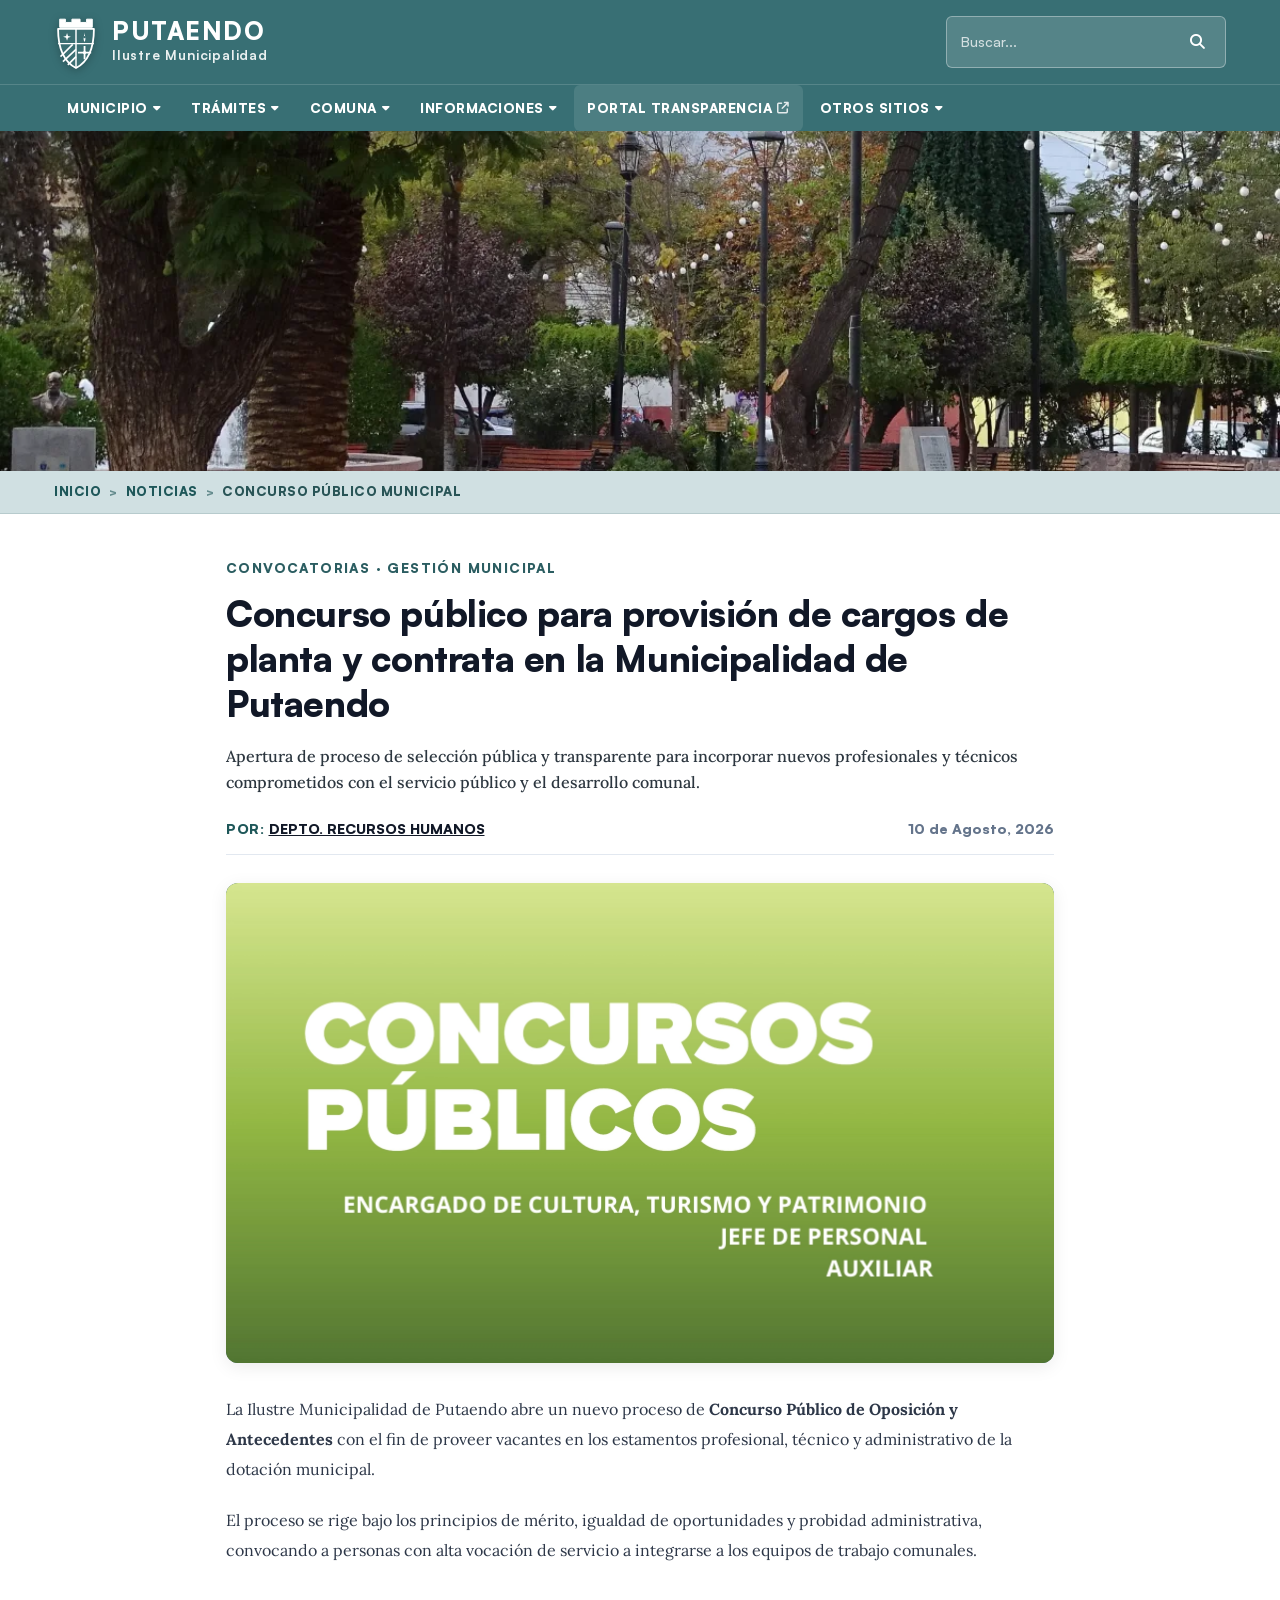
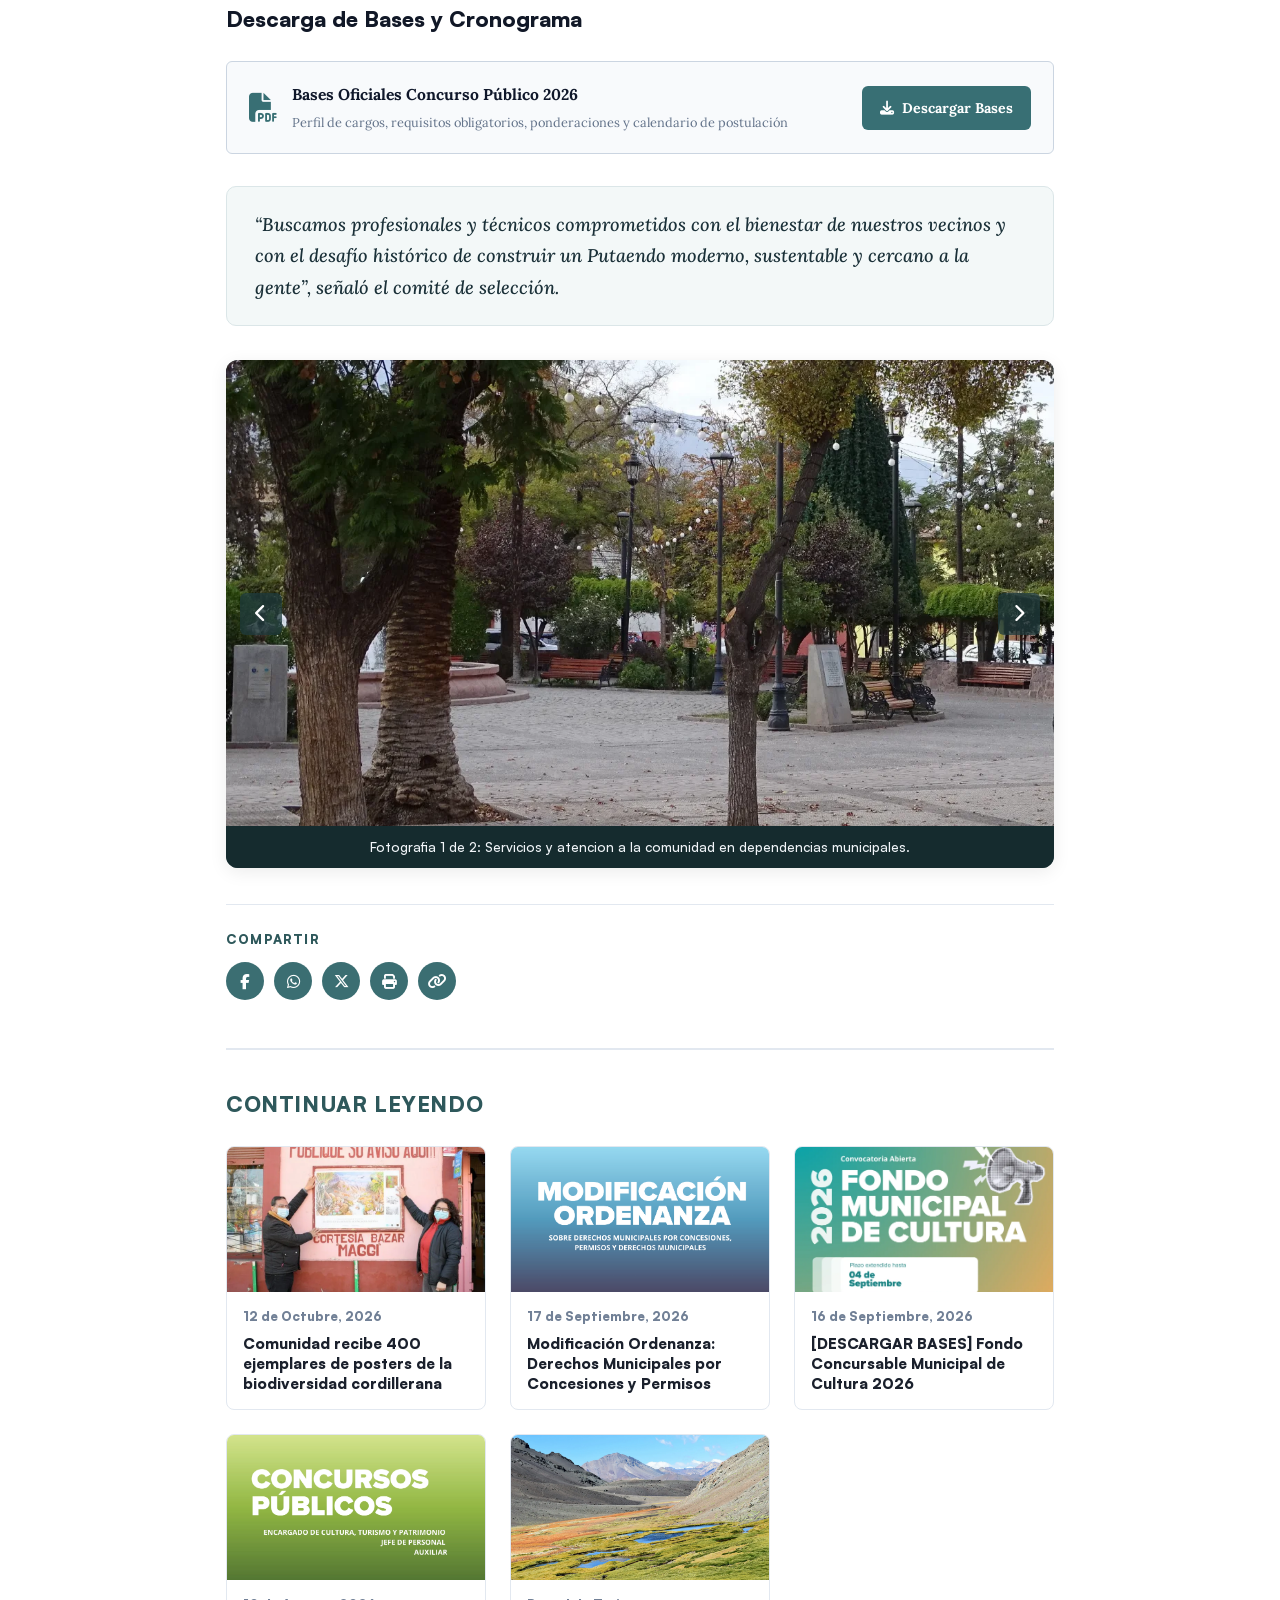
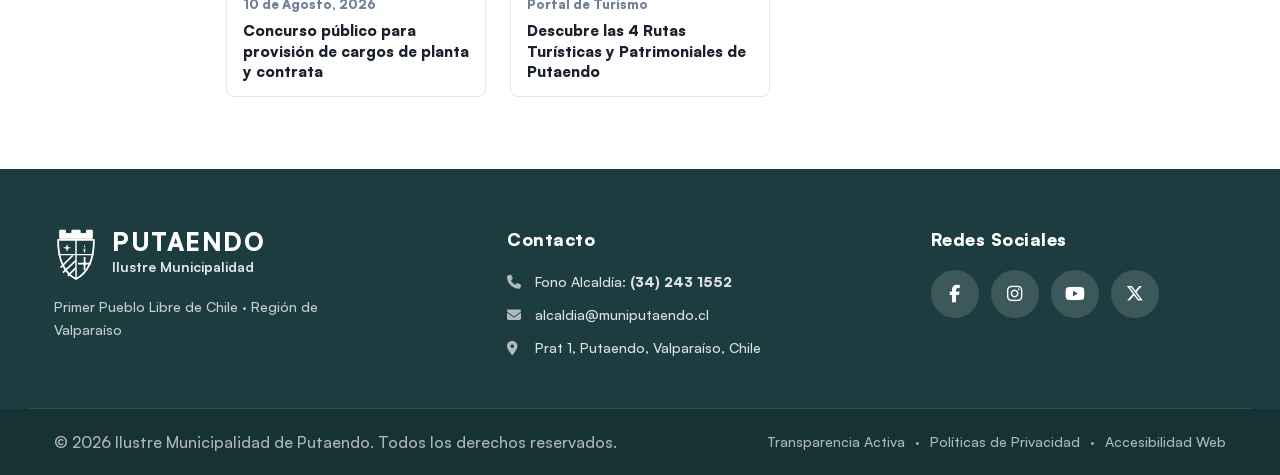
<file: noticia-concursos.html>
<!DOCTYPE html>
<html lang="es">
<head>
    <meta charset="UTF-8">
    <meta name="viewport" content="width=device-width, initial-scale=1.0">
    <title>Concurso P&uacute;blico Municipal 2026 | Ilustre Municipalidad de Putaendo</title>
    <meta name="description" content="Llamado a concurso publico de oposicion y antecedentes para proveer cargos en la Ilustre Municipalidad de Putaendo.">
        
    
    <!-- Optimizacion PageSpeed: Preconnect anticipado para fuentes e iconos -->
    <link rel="preconnect" href="https://fonts.googleapis.com">
    <link rel="preconnect" href="https://fonts.gstatic.com" crossorigin>
    <link rel="preconnect" href="https://api.fontshare.com" crossorigin>
    <link rel="preconnect" href="https://cdnjs.cloudflare.com" crossorigin>

    <!-- Optimizacion PageSpeed: Preload de Imagen LCP Prioritaria -->
    <link rel="preload" as="image" href="assets/noticias/Banner_Noticias.webp" fetchpriority="high">

        <!-- Tipografias Oficiales: Carga Asincrona No Bloqueante (media="print" onload="this.media='all'") -->
    <link rel="stylesheet" href="https://api.fontshare.com/v2/css?f%5B%5D=satoshi@900,800,700,600,500,400&amp;display=swap" media="print" onload="this.media='all'">
    <noscript><link rel="stylesheet" href="https://api.fontshare.com/v2/css?f%5B%5D=satoshi@900,800,700,600,500,400&amp;display=swap"></noscript>
    <link rel="stylesheet" href="https://fonts.googleapis.com/css2?family=Lora:ital,wght@0,400;0,500;0,600;0,700;1,400;1,600&amp;display=swap" media="print" onload="this.media='all'">
    <noscript><link rel="stylesheet" href="https://fonts.googleapis.com/css2?family=Lora:ital,wght@0,400;0,500;0,600;0,700;1,400;1,600&amp;display=swap"></noscript>
    
    <!-- Font Awesome Icons: Carga Asincrona No Bloqueante -->
    <link rel="stylesheet" href="https://cdnjs.cloudflare.com/ajax/libs/font-awesome/6.5.1/css/all.min.css" media="print" onload="this.media='all'">
    <noscript><link rel="stylesheet" href="https://cdnjs.cloudflare.com/ajax/libs/font-awesome/6.5.1/css/all.min.css"></noscript>
    
    <!-- Hoja de estilos principal minificada -->
    <link rel="stylesheet" href="styles.min.css">


</head>
<body>
    <a href="#contenido-principal" class="skip-link">Saltar al contenido principal</a>

    <!-- Cabecera Institucional -->
    <header class="header" role="banner">
        <div class="top-bar">
            <div class="container top-bar-container">
                <a href="index.html" class="brand-logo" aria-label="Ilustre Municipalidad de Putaendo - Inicio">
                    <div class="brand-logo-content">
                        <svg class="muni-shield" viewBox="0 0 54 68" fill="none" xmlns="http://www.w3.org/2000/svg" aria-hidden="true">
                            <path d="M7 16 L7 6 L14 6 L14 10 L22 10 L22 6 L32 6 L32 10 L40 10 L40 6 L47 6 L47 16 Z" fill="#ffffff" stroke="#ffffff" stroke-width="1.2" stroke-linejoin="round"/>
                            <path d="M5 18 H49 C49 42 42 58 27 66 C12 58 5 42 5 18 Z" fill="#3b6e72" stroke="#ffffff" stroke-width="2.2" stroke-linejoin="round"/>
                            <line x1="5" y1="36" x2="49" y2="36" stroke="#ffffff" stroke-width="1.8"/>
                            <line x1="27" y1="18" x2="27" y2="65" stroke="#ffffff" stroke-width="1.8"/>
                            <path d="M16 23 L17.2 26.5 L20.8 27.7 L17.2 28.9 L16 32.5 L14.8 28.9 L11.2 27.7 L14.8 26.5 Z" fill="#ffffff"/>
                            <path d="M37.5 22 C37.5 26 35 30 37.5 34 C40 30 37.5 26 37.5 22 Z" fill="#ffffff"/>
                            <circle cx="37.5" cy="28" r="1.5" fill="#3b6e72"/>
                            <line x1="8" y1="52" x2="23" y2="37" stroke="#ffffff" stroke-width="2"/>
                            <line x1="11" y1="58" x2="27" y2="43" stroke="#ffffff" stroke-width="2"/>
                            <line x1="17" y1="62" x2="27" y2="52" stroke="#ffffff" stroke-width="2"/>
                            <path d="M37.5 40 V54 M30.5 47 H44.5" stroke="#ffffff" stroke-width="2.2" stroke-linecap="square"/>
                            <circle cx="37.5" cy="47" r="2" fill="#ffffff"/>
                        </svg>
                        <div class="brand-text">
                            <span class="brand-name">PUTAENDO</span>
                            <span class="brand-sub">Ilustre Municipalidad</span>
                        </div>
                    </div>
                </a>

                <div class="search-wrapper">
                    <form class="search-form" role="search" onsubmit="event.preventDefault(); window.ejecutarBusqueda();">
                        <label for="site-search" class="visually-hidden">Buscar</label>
                        <input type="search" id="site-search" class="search-input" placeholder="Buscar..." autocomplete="off">
                        <button type="submit" class="search-btn" aria-label="Buscar"><i class="fa-solid fa-magnifying-glass"></i></button>
                    </form>
                    <div id="search-results-dropdown" class="search-results-dropdown" aria-live="polite"></div>
                </div>

                <button class="mobile-toggle" id="mobile-toggle" aria-label="Abrir menu de navegacion" aria-expanded="false" aria-controls="main-nav">
                    <span class="hamburger-bar"></span>
                    <span class="hamburger-bar"></span>
                    <span class="hamburger-bar"></span>
                </button>

                <!-- Boton 3 Puntitos (Kebab Menu) para Scroll y Menu Compacto -->
                <button type="button" class="scroll-dots-btn" id="scroll-dots-btn" aria-label="Abrir men&uacute; de navegaci&oacute;n" aria-expanded="false" title="Men&uacute; de navegaci&oacute;n">
                    <i class="fa-solid fa-ellipsis-vertical" aria-hidden="true"></i>
                </button>
            </div>
        </div>

                <!-- Barra de Navegacion Principal con Menus Desplegables -->
        <nav class="main-nav" id="main-nav" aria-label="Navegacion principal">
            <div class="container">
                <ul class="nav-list" id="nav-list">
                    <!-- Dropdown 1: MUNICIPIO -->
                    <li class="nav-item has-dropdown">
                        <a href="municipio.html" class="nav-btn-link" aria-expanded="false" aria-haspopup="true">
                            <span>MUNICIPIO</span>
                            <i class="fa-solid fa-caret-down dropdown-arrow" aria-hidden="true"></i>
                        </a>
                        <ul class="dropdown-menu">
                            <li><a href="municipio.html" class="dropdown-item">MUNICIPIO</a></li>
                            <li><a href="municipio.html#autoridades" class="dropdown-item">AUTORIDADES</a></li>
                            <li><a href="municipio.html#organigrama" class="dropdown-item"><span>ORGANIGRAMA</span> <span class="nav-badge-soon">Pr&oacute;ximamente</span></a></li>
                            <li><a href="municipio.html#contacto" class="dropdown-item">CONTACTO</a></li>
                        </ul>
                    </li>

                    <!-- Dropdown 2: TRAMITES -->
                    <li class="nav-item has-dropdown">
                        <button class="nav-btn-link" aria-expanded="false" aria-haspopup="true">
                            <span>TR&Aacute;MITES</span>
                            <i class="fa-solid fa-caret-down dropdown-arrow" aria-hidden="true"></i>
                        </button>
                        <ul class="dropdown-menu">
                            <li><a href="pagos-en-linea.html" class="dropdown-item">PAGOS EN L&Iacute;NEA</a></li>
                            <li><a href="index.html#tramite-solicitudes" class="dropdown-item"><span>SOLICITUDES</span> <span class="nav-badge-soon">Pr&oacute;ximamente</span></a></li>
                            <li><a href="index.html#tramite-becas" class="dropdown-item"><span>BECAS Y BENEFICIOS</span> <span class="nav-badge-soon">Pr&oacute;ximamente</span></a></li>
                        </ul>
                    </li>

                    <!-- Dropdown 3: COMUNA (solo ese) -->
                    <li class="nav-item has-dropdown">
                        <a href="comuna.html" class="nav-btn-link" aria-expanded="false" aria-haspopup="true">
                            <span>COMUNA</span>
                            <i class="fa-solid fa-caret-down dropdown-arrow" aria-hidden="true"></i>
                        </a>
                        <ul class="dropdown-menu">
                            <li><a href="comuna.html" class="dropdown-item">CONOCE LA COMUNA</a></li>
                            <li><a href="comuna.html#historia" class="dropdown-item"><span>HISTORIA</span> <span class="nav-badge-soon">Pr&oacute;ximamente</span></a></li>
                            <li><a href="turismo.html" class="dropdown-item">TURISMO</a></li>
                        </ul>
                    </li>

                    <!-- Dropdown 4: INFORMACIONES -->
                    <li class="nav-item has-dropdown">
                        <button class="nav-btn-link" aria-expanded="false" aria-haspopup="true">
                            <span>INFORMACIONES</span>
                            <i class="fa-solid fa-caret-down dropdown-arrow" aria-hidden="true"></i>
                        </button>
                        <ul class="dropdown-menu">
                            <li><a href="noticias.html" class="dropdown-item">NOTICIAS</a></li>
                            <li><a href="index.html#empleo" class="dropdown-item"><span>EMPLEO</span> <span class="nav-badge-soon">Pr&oacute;ximamente</span></a></li>
                            <li><a href="juntos-planificamos.html" class="dropdown-item">JUNTOS PLANIFICAMOS</a></li>
                        </ul>
                    </li>

                    <!-- Enlace directo: PORTAL TRANSPARENCIA -->
                    <li class="nav-item">
                        <a href="https://www.portaltransparencia.cl" target="_blank" rel="noopener noreferrer" class="nav-link nav-link-highlight">
                            <span>PORTAL TRANSPARENCIA</span>
                            <i class="fa-solid fa-arrow-up-right-from-square external-icon" aria-hidden="true"></i>
                        </a>
                    </li>

                    <!-- Dropdown 5: OTROS SITIOS -->
                    <li class="nav-item has-dropdown">
                        <button class="nav-btn-link" aria-expanded="false" aria-haspopup="true">
                            <span>OTROS SITIOS</span>
                            <i class="fa-solid fa-caret-down dropdown-arrow" aria-hidden="true"></i>
                        </button>
                        <ul class="dropdown-menu">
                            <li><a href="index.html#emprendedores" class="dropdown-item"><span>RED DE EMPRENDEDORES</span> <span class="nav-badge-soon">Pr&oacute;ximamente</span></a></li>
                        </ul>
                    </li>
                                    <!-- Busqueda rapida en modo Scroll (Icono Lupa segun maqueta) -->
                    <li class="nav-item nav-item-scrolled-search">
                        <button type="button" class="scrolled-search-btn" id="scrolled-search-btn" aria-label="Buscar en el sitio" title="Buscar">
                            <i class="fa-solid fa-magnifying-glass" aria-hidden="true"></i>
                        </button>
                        <div class="scrolled-search-popover" id="scrolled-search-popover">
                            <form class="scrolled-search-form" id="scrolled-search-form" onsubmit="event.preventDefault();">
                                <label for="scrolled-search-input" class="visually-hidden">Buscar en el sitio web</label>
                                <input type="search" class="scrolled-search-field" id="scrolled-search-input" placeholder="Buscar en el sitio..." autocomplete="off">
                                <button type="submit" class="scrolled-search-submit" id="scrolled-search-submit" aria-label="Ejecutar b&uacute;squeda">
                                    <i class="fa-solid fa-arrow-right" aria-hidden="true"></i>
                                </button>
                            </form>
                            <div class="scrolled-search-results" id="scrolled-search-results"></div>
                        </div>
                    </li>
                </ul>
            </div>
        </nav>
    </header>

    <!-- Banner Superior Panoramico -->
    <section class="news-hero-banner-section" aria-label="Banner de cabecera">
        <img src="assets/noticias/Banner_Noticias.webp" alt="Convocatorias Municipales Putaendo"    class="news-hero-banner-img" width="1920" height="1080" loading="eager" fetchpriority="high" decoding="async">
    </section>

    <!-- Migas de Pan -->
    <nav class="news-breadcrumbs-bar" aria-label="Ruta de navegacion">
        <div class="container news-breadcrumbs-inner">
            <a href="index.html">INICIO</a>
            <span class="breadcrumb-sep">&gt;</span>
            <a href="noticias.html">NOTICIAS</a>
            <span class="breadcrumb-sep">&gt;</span>
            <span class="breadcrumb-current">CONCURSO P&Uacute;BLICO MUNICIPAL</span>
        </div>
    </nav>

    <!-- Contenido Editorial Central -->
    <main id="contenido-principal" class="article-detail-section">
        <div class="article-editorial-container">
            <article>
                <span class="article-kicker">CONVOCATORIAS &middot; GESTI&Oacute;N MUNICIPAL</span>
                <h1 class="article-title-editorial">
                    Concurso p&uacute;blico para provisi&oacute;n de cargos de planta y contrata en la Municipalidad de Putaendo
                </h1>
                <p class="article-lead-editorial">
                    Apertura de proceso de selecci&oacute;n p&uacute;blica y transparente para incorporar nuevos profesionales y t&eacute;cnicos comprometidos con el servicio p&uacute;blico y el desarrollo comunal.
                </p>

                <div class="article-byline-meta">
                    <div>
                        <span class="byline-author-label">POR: </span>
                        <strong class="byline-author-name">DEPTO. RECURSOS HUMANOS</strong>
                    </div>
                    <time class="byline-date" datetime="2026-08-10">10 de Agosto, 2026</time>
                </div>

                <div class="article-featured-box">
                    <img src="assets/noticia-concursos.webp" alt="Convocatoria Concurso Publico Putaendo"   class="article-featured-img" width="800" height="500" loading="eager" decoding="async">
                </div>

                <div class="article-body-editorial">
                    <p>
                        La Ilustre Municipalidad de Putaendo abre un nuevo proceso de <strong>Concurso P&uacute;blico de Oposici&oacute;n y Antecedentes</strong> con el fin de proveer vacantes en los estamentos profesional, t&eacute;cnico y administrativo de la dotaci&oacute;n municipal.
                    </p>
                    <p>
                        El proceso se rige bajo los principios de m&eacute;rito, igualdad de oportunidades y probidad administrativa, convocando a personas con alta vocaci&oacute;n de servicio a integrarse a los equipos de trabajo comunales.
                    </p>

                    <h2>Descarga de Bases y Cronograma</h2>
                    <div class="article-download-card">
                        <div class="download-info">
                            <i class="fa-solid fa-file-pdf download-icon" aria-hidden="true"></i>
                            <div>
                                <div class="download-title">Bases Oficiales Concurso P&uacute;blico 2026</div>
                                <div class="download-sub">Perfil de cargos, requisitos obligatorios, ponderaciones y calendario de postulaci&oacute;n</div>
                            </div>
                        </div>
                        <a href="noticias.html" class="download-btn">
                            <i class="fa-solid fa-download"></i>
                            <span>Descargar Bases</span>
                        </a>
                    </div>

                    <blockquote class="article-quote-box">
                        &ldquo;Buscamos profesionales y t&eacute;cnicos comprometidos con el bienestar de nuestros vecinos y con el desaf&iacute;o hist&oacute;rico de construir un Putaendo moderno, sustentable y cercano a la gente&rdquo;, se&ntilde;al&oacute; el comit&eacute; de selecci&oacute;n.
                    </blockquote>
                </div>

                <!-- Slider de Fotos -->
                <div class="article-slider-box" role="region" aria-label="Galeria institucional">
                    <button type="button" class="slider-arrow-btn slider-arrow-prev" aria-label="Fotografia anterior"><i class="fa-solid fa-chevron-left"></i></button>
                    <div class="article-slider-track">
                        <div class="article-slider-slide active" data-caption="Fotografia 1 de 2: Servicios y atencion a la comunidad en dependencias municipales.">
                            <img src="assets/juntos-planificamos/Banner_JuntosPlanificamos.webp" alt="Gestion Municipal"   class="article-slider-img" width="800" height="500" loading="lazy" decoding="async">
                        </div>
                        <div class="article-slider-slide" data-caption="Fotografia 2 de 2: Patrimonio historico y espacios civicos de Putaendo.">
                            <img src="assets/noticia-obras.webp" alt="Espacios civicos"   class="article-slider-img" width="800" height="500" loading="lazy" decoding="async">
                        </div>
                    </div>
                    <button type="button" class="slider-arrow-btn slider-arrow-next" aria-label="Siguiente fotografia"><i class="fa-solid fa-chevron-right"></i></button>
                    <div class="slider-caption"><span class="slider-caption-text">Fotografia 1 de 2: Servicios y atencion a la comunidad en dependencias municipales.</span></div>
                </div>

                <hr class="article-divider">

                <div class="article-share-section">
                    <span class="share-title">COMPARTIR</span>
                    <div class="share-buttons-row">
                        <a href="#" class="share-circle-btn" data-action="facebook" aria-label="Compartir en Facebook" title="Facebook"><i class="fa-brands fa-facebook-f"></i></a>
                        <a href="#" class="share-circle-btn" data-action="whatsapp" aria-label="Compartir en WhatsApp" title="WhatsApp"><i class="fa-brands fa-whatsapp"></i></a>
                        <a href="#" class="share-circle-btn" data-action="x" aria-label="Compartir en X" title="X"><i class="fa-brands fa-x-twitter"></i></a>
                        <button type="button" class="share-circle-btn" data-action="print" aria-label="Imprimir noticia" title="Imprimir"><i class="fa-solid fa-print"></i></button>
                        <button type="button" class="share-circle-btn" data-action="copy" aria-label="Copiar enlace" title="Copiar enlace"><i class="fa-solid fa-link"></i></button>
                    </div>
                </div>

                <!-- Seccion CONTINUAR LEYENDO (6 Noticias Relacionadas) -->
                <section class="article-related-section" aria-label="Continuar leyendo mas noticias">
                    <h2 class="related-section-title">CONTINUAR LEYENDO</h2>
                    <div class="related-grid-6">
                        <!-- Card 1: Biodiversidad -->
                        <a href="noticia-biodiversidad.html" class="related-card">
                            <div class="related-card-thumb">
                                <img src="assets/noticia-biodiversidad-1.webp" alt="Biodiversidad Cordillerana Putaendo"   class="related-card-img" width="600" height="400" loading="lazy" decoding="async">
                            </div>
                            <div class="related-card-body">
                                <time class="related-card-date" datetime="2026-10-12">12 de Octubre, 2026</time>
                                <h3 class="related-card-title">Comunidad recibe 400 ejemplares de posters de la biodiversidad cordillerana</h3>
                            </div>
                        </a>

                        <!-- Card 2: Ordenanza -->
                        <a href="noticia-ordenanza.html" class="related-card">
                            <div class="related-card-thumb">
                                <img src="assets/noticia-ordenanza.webp" alt="Modificacion Ordenanza Municipal"   class="related-card-img" width="600" height="400" loading="lazy" decoding="async">
                            </div>
                            <div class="related-card-body">
                                <time class="related-card-date" datetime="2026-09-17">17 de Septiembre, 2026</time>
                                <h3 class="related-card-title">Modificaci&oacute;n Ordenanza: Derechos Municipales por Concesiones y Permisos</h3>
                            </div>
                        </a>

                        <!-- Card 3: Cultura -->
                        <a href="noticia-fondo-cultura.html" class="related-card">
                            <div class="related-card-thumb">
                                <img src="assets/fondo-cultura-2026.webp" alt="Fondo de Cultura 2026"   class="related-card-img" width="600" height="400" loading="lazy" decoding="async">
                            </div>
                            <div class="related-card-body">
                                <time class="related-card-date" datetime="2026-09-16">16 de Septiembre, 2026</time>
                                <h3 class="related-card-title">[DESCARGAR BASES] Fondo Concursable Municipal de Cultura 2026</h3>
                            </div>
                        </a>



                        <!-- Card 5: Concursos -->
                        <a href="noticia-concursos.html" class="related-card">
                            <div class="related-card-thumb">
                                <img src="assets/noticia-concursos.webp" alt="Concurso Publico Municipal"   class="related-card-img" width="600" height="400" loading="lazy" decoding="async">
                            </div>
                            <div class="related-card-body">
                                <time class="related-card-date" datetime="2026-08-10">10 de Agosto, 2026</time>
                                <h3 class="related-card-title">Concurso p&uacute;blico para provisi&oacute;n de cargos de planta y contrata</h3>
                            </div>
                        </a>

                        <!-- Card 6: Turismo -->
                        <a href="turismo.html" class="related-card">
                            <div class="related-card-thumb">
                                <img src="assets/turismo/Banner_turismo.webp" alt="Portal de Turismo"   class="related-card-img" width="600" height="400" loading="lazy" decoding="async">
                            </div>
                            <div class="related-card-body">
                                <span class="related-card-date">Portal de Turismo</span>
                                <h3 class="related-card-title">Descubre las 4 Rutas Tur&iacute;sticas y Patrimoniales de Putaendo</h3>
                            </div>
                        </a>
                    </div>
                </section>
            </article>
        </div>
    </main>

    <!-- Footer Institucional -->
    <footer class="site-footer" role="contentinfo">
        <div class="container footer-container">
            <!-- Bloque 1: Escudo y Nombre Municipal -->
            <div class="footer-col footer-col-brand">
                <div class="footer-logo">
                    <!-- Escudo Vectorial en blanco -->
                    <svg class="footer-shield" viewBox="0 0 54 68" fill="none" xmlns="http://www.w3.org/2000/svg" aria-hidden="true">
                        <path d="M7 16 L7 6 L14 6 L14 10 L22 10 L22 6 L32 6 L32 10 L40 10 L40 6 L47 6 L47 16 Z" fill="#ffffff" stroke="#ffffff" stroke-width="1.2" stroke-linejoin="round"/>
                        <path d="M5 18 H49 C49 42 42 58 27 66 C12 58 5 42 5 18 Z" fill="none" stroke="#ffffff" stroke-width="2.2" stroke-linejoin="round"/>
                        <line x1="5" y1="36" x2="49" y2="36" stroke="#ffffff" stroke-width="1.8"/>
                        <line x1="27" y1="18" x2="27" y2="65" stroke="#ffffff" stroke-width="1.8"/>
                        <path d="M16 23 L17.2 26.5 L20.8 27.7 L17.2 28.9 L16 32.5 L14.8 28.9 L11.2 27.7 L14.8 26.5 Z" fill="#ffffff"/>
                        <path d="M37.5 22 C37.5 26 35 30 37.5 34 C40 30 37.5 26 37.5 22 Z" fill="#ffffff"/>
                        <circle cx="37.5" cy="28" r="1.5" fill="#2d5e62"/>
                        <line x1="8" y1="52" x2="23" y2="37" stroke="#ffffff" stroke-width="2"/>
                        <line x1="11" y1="58" x2="27" y2="43" stroke="#ffffff" stroke-width="2"/>
                        <line x1="17" y1="62" x2="27" y2="52" stroke="#ffffff" stroke-width="2"/>
                        <path d="M37.5 40 V54 M30.5 47 H44.5" stroke="#ffffff" stroke-width="2.2" stroke-linecap="square"/>
                        <circle cx="37.5" cy="47" r="2" fill="#ffffff"/>
                    </svg>
                    <div class="footer-brand-text">
                        <span class="footer-title">PUTAENDO</span>
                        <span class="footer-subtitle">Ilustre Municipalidad</span>
                    </div>
                </div>
                <p class="footer-motto">Primer Pueblo Libre de Chile · Región de Valparaíso</p>
            </div>

            <!-- Bloque 2: Información de Contacto Oficial -->
            <div class="footer-col footer-col-contact">
                <h4 class="footer-col-title">Contacto</h4>
                <ul class="contact-list">
                    <li>
                        <i class="fa-solid fa-phone" aria-hidden="true"></i>
                        <span>Fono Alcaldía: <strong>(34) 243 1552</strong></span>
                    </li>
                    <li>
                        <i class="fa-solid fa-envelope" aria-hidden="true"></i>
                        <span>alcaldia@muniputaendo.cl</span>
                    </li>
                    <li>
                        <i class="fa-solid fa-location-dot" aria-hidden="true"></i>
                        <span>Prat 1, Putaendo, Valparaíso, Chile</span>
                    </li>
                </ul>
            </div>

            <!-- Bloque 3: Redes Sociales -->
            <div class="footer-col footer-col-social">
                <h4 class="footer-col-title">Redes Sociales</h4>
                <div class="social-links-grid">
                    <a href="https://facebook.com" target="_blank" rel="noopener noreferrer" class="social-circle-btn" aria-label="Facebook Ilustre Municipalidad de Putaendo">
                        <i class="fa-brands fa-facebook-f" aria-hidden="true"></i>
                    </a>
                    <a href="https://instagram.com" target="_blank" rel="noopener noreferrer" class="social-circle-btn" aria-label="Instagram Ilustre Municipalidad de Putaendo">
                        <i class="fa-brands fa-instagram" aria-hidden="true"></i>
                    </a>
                    <a href="https://youtube.com" target="_blank" rel="noopener noreferrer" class="social-circle-btn" aria-label="YouTube Ilustre Municipalidad de Putaendo">
                        <i class="fa-brands fa-youtube" aria-hidden="true"></i>
                    </a>
                    <a href="https://x.com" target="_blank" rel="noopener noreferrer" class="social-circle-btn" aria-label="X (Twitter) Ilustre Municipalidad de Putaendo">
                        <i class="fa-brands fa-x-twitter" aria-hidden="true"></i>
                    </a>
                </div>
            </div>
        </div>

        <!-- Barra inferior de Copyright y Enlaces Legales -->
        <div class="footer-bottom-bar">
            <div class="container footer-bottom-container">
                <p>&copy; 2026 Ilustre Municipalidad de Putaendo. Todos los derechos reservados.</p>
                <div class="footer-legal-links">
                    <a href="https://www.portaltransparencia.cl" target="_blank" rel="noopener noreferrer">Transparencia Activa</a>
                    <span>·</span>
                    <a href="#privacidad">Políticas de Privacidad</a>
                    <span>·</span>
                    <a href="#accesibilidad">Accesibilidad Web</a>
                </div>
            </div>
        </div>
    </footer>

    <script src="script.min.js" defer></script>
</body>
</html>
</file>
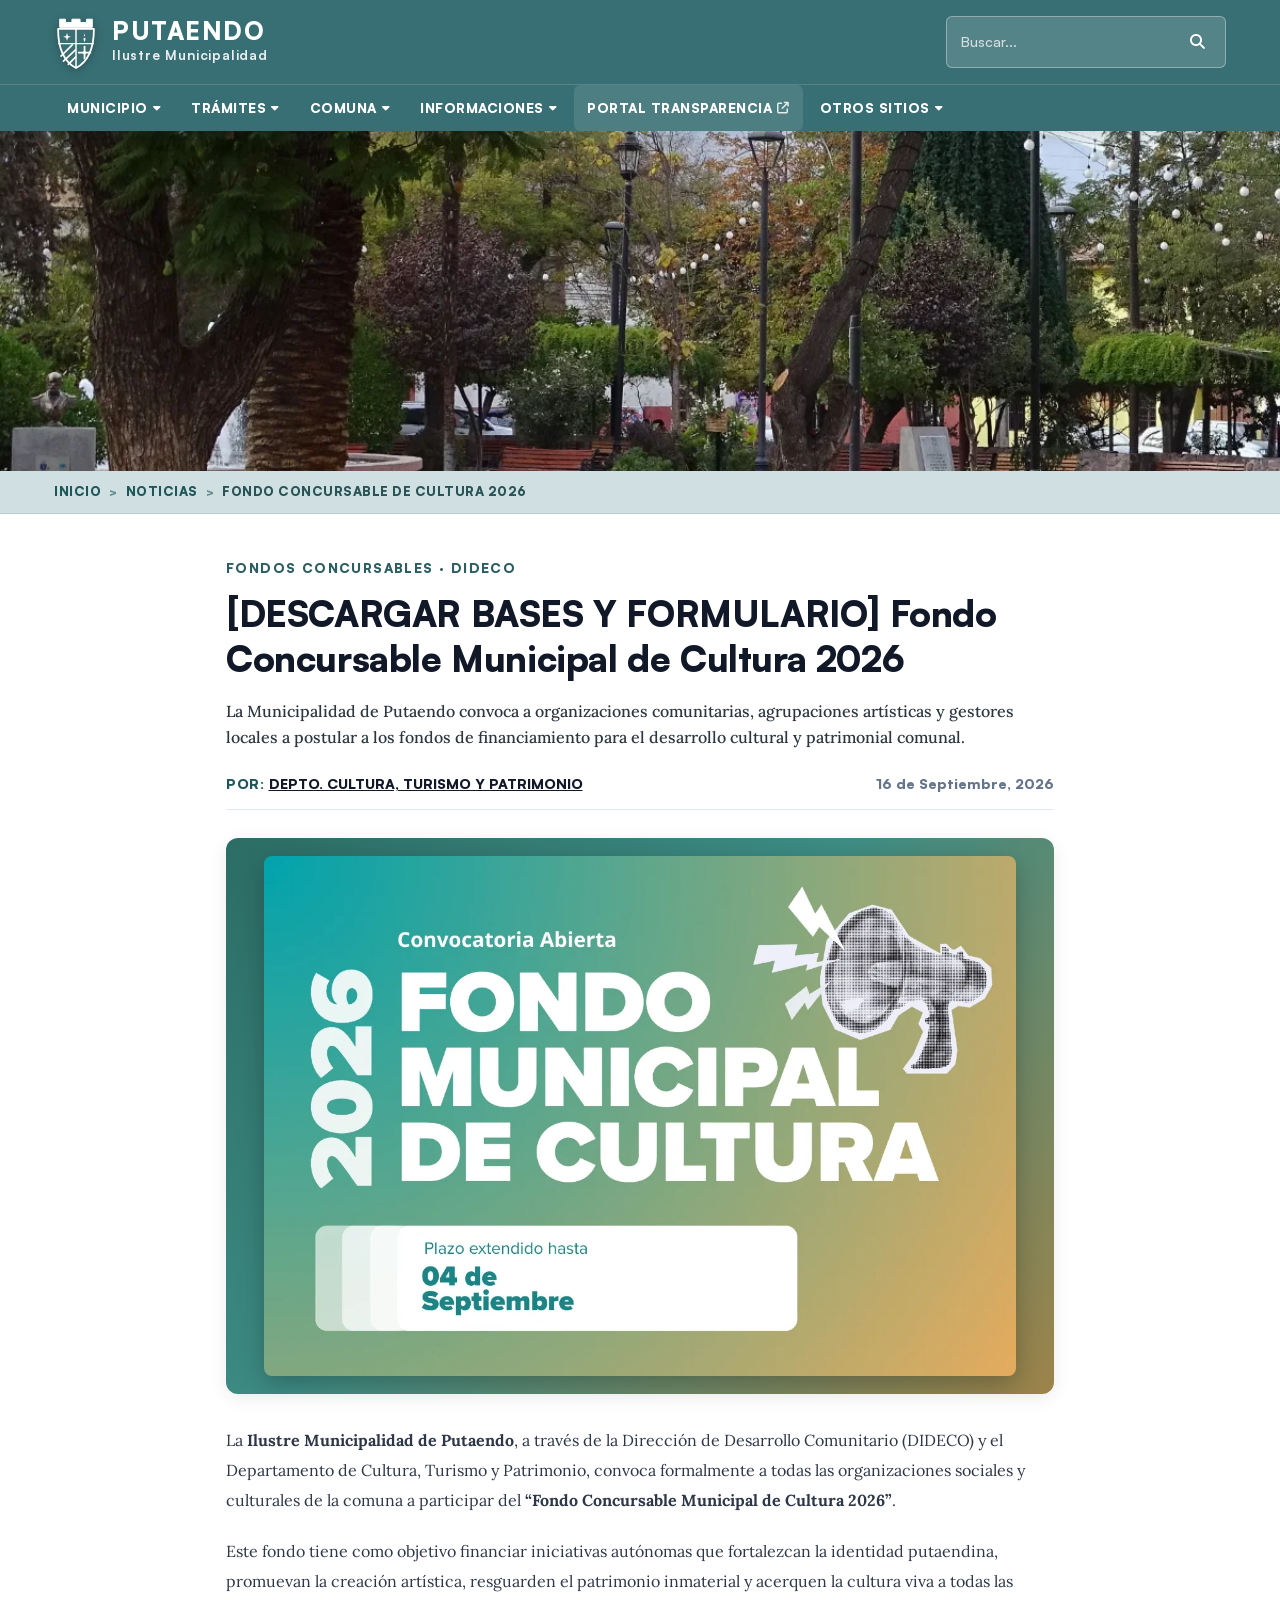
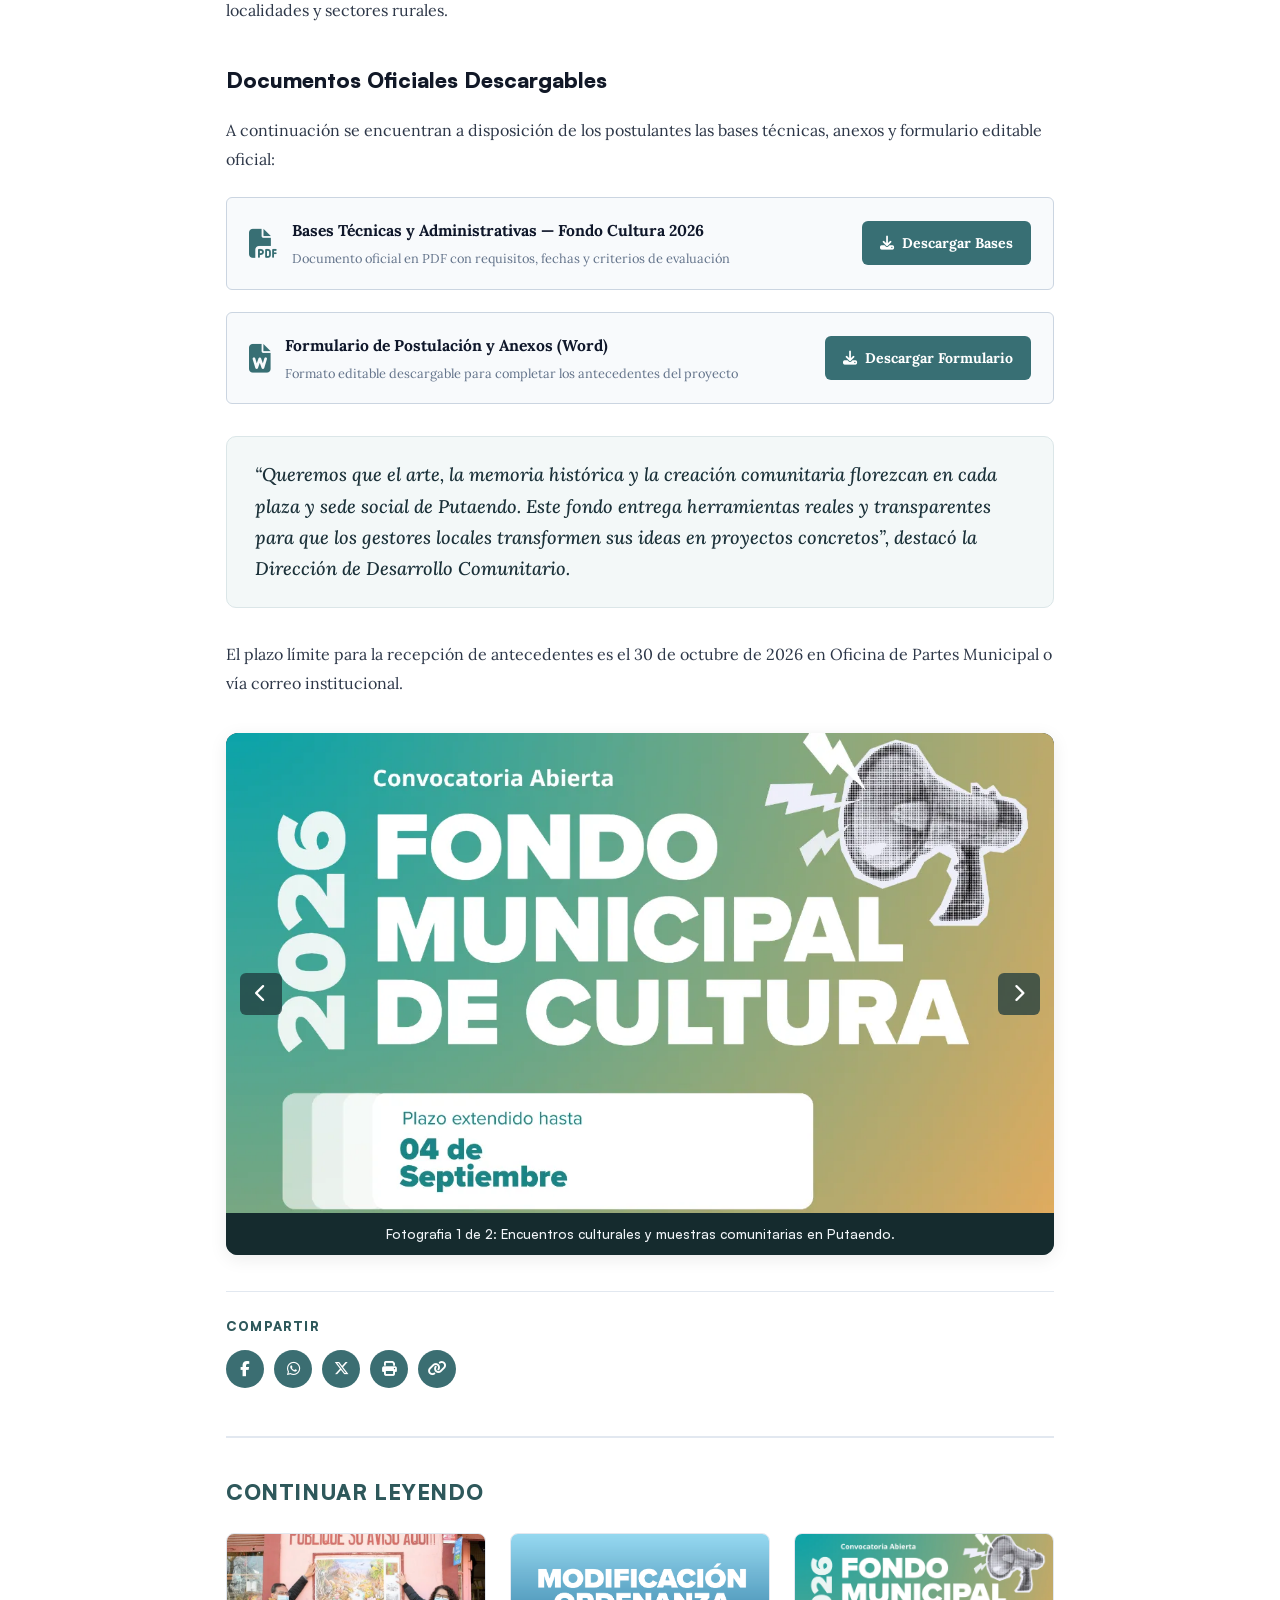
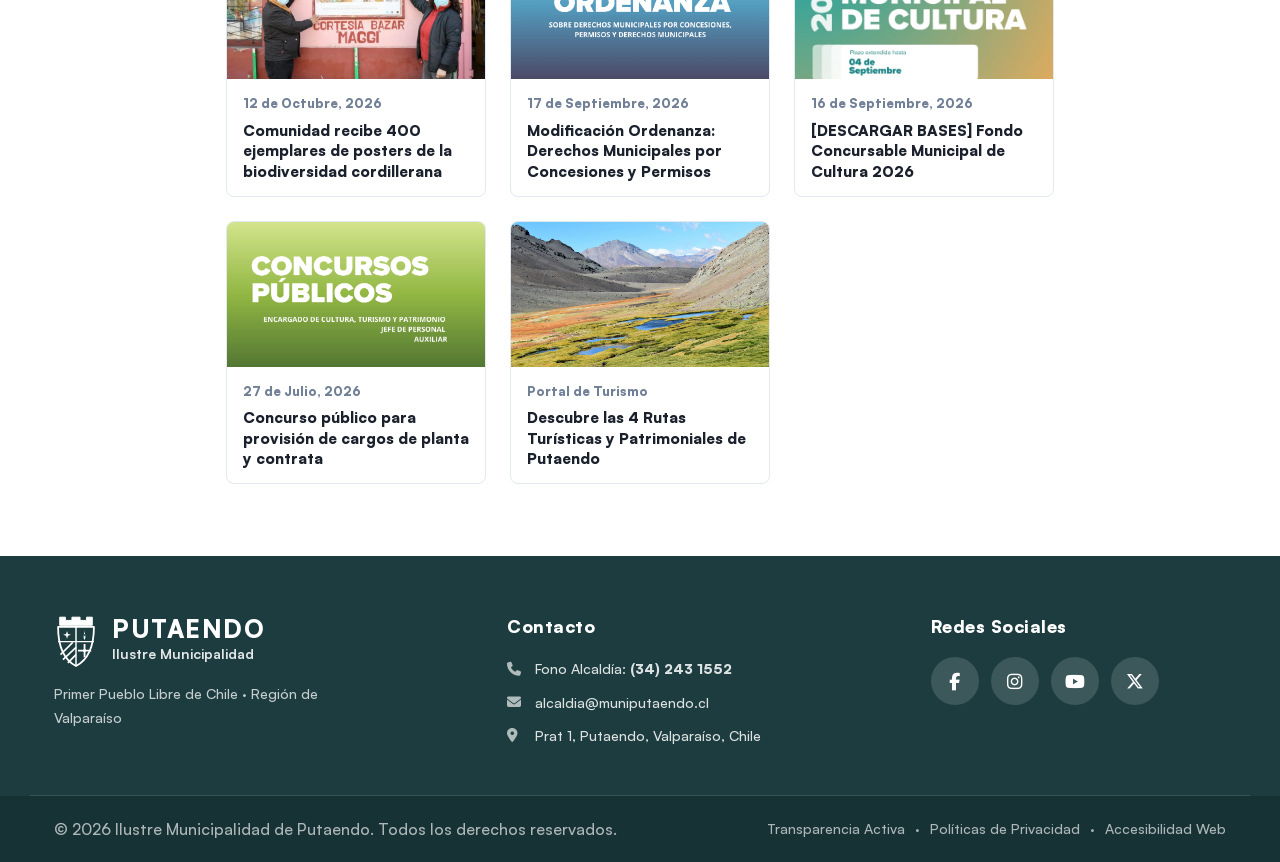
<file: noticia-fondo-cultura.html>
<!DOCTYPE html>
<html lang="es">
<head>
    <meta charset="UTF-8">
    <meta name="viewport" content="width=device-width, initial-scale=1.0">
    <title>[DESCARGAR BASES] Fondo Concursable Municipal de Cultura 2026 | Ilustre Municipalidad de Putaendo</title>
    <meta name="description" content="Convocatoria abierta para organizaciones y gestores culturales al Fondo Concursable Municipal de Cultura 2026 de Putaendo. Descarga bases y formularios.">
        
    
    <!-- Optimizacion PageSpeed: Preconnect anticipado para fuentes e iconos -->
    <link rel="preconnect" href="https://fonts.googleapis.com">
    <link rel="preconnect" href="https://fonts.gstatic.com" crossorigin>
    <link rel="preconnect" href="https://api.fontshare.com" crossorigin>
    <link rel="preconnect" href="https://cdnjs.cloudflare.com" crossorigin>

    <!-- Optimizacion PageSpeed: Preload de Imagen LCP Prioritaria -->
    <link rel="preload" as="image" href="assets/noticias/Banner_Noticias.webp" fetchpriority="high">

        <!-- Tipografias Oficiales: Carga Asincrona No Bloqueante (media="print" onload="this.media='all'") -->
    <link rel="stylesheet" href="https://api.fontshare.com/v2/css?f%5B%5D=satoshi@900,800,700,600,500,400&amp;display=swap" media="print" onload="this.media='all'">
    <noscript><link rel="stylesheet" href="https://api.fontshare.com/v2/css?f%5B%5D=satoshi@900,800,700,600,500,400&amp;display=swap"></noscript>
    <link rel="stylesheet" href="https://fonts.googleapis.com/css2?family=Lora:ital,wght@0,400;0,500;0,600;0,700;1,400;1,600&amp;display=swap" media="print" onload="this.media='all'">
    <noscript><link rel="stylesheet" href="https://fonts.googleapis.com/css2?family=Lora:ital,wght@0,400;0,500;0,600;0,700;1,400;1,600&amp;display=swap"></noscript>
    
    <!-- Font Awesome Icons: Carga Asincrona No Bloqueante -->
    <link rel="stylesheet" href="https://cdnjs.cloudflare.com/ajax/libs/font-awesome/6.5.1/css/all.min.css" media="print" onload="this.media='all'">
    <noscript><link rel="stylesheet" href="https://cdnjs.cloudflare.com/ajax/libs/font-awesome/6.5.1/css/all.min.css"></noscript>
    
    <!-- Hoja de estilos principal minificada -->
    <link rel="stylesheet" href="styles.min.css">


</head>
<body>
    <a href="#contenido-principal" class="skip-link">Saltar al contenido principal</a>

    <!-- Cabecera Institucional -->
    <header class="header" role="banner">
        <div class="top-bar">
            <div class="container top-bar-container">
                <a href="index.html" class="brand-logo" aria-label="Ilustre Municipalidad de Putaendo - Inicio">
                    <div class="brand-logo-content">
                        <svg class="muni-shield" viewBox="0 0 54 68" fill="none" xmlns="http://www.w3.org/2000/svg" aria-hidden="true">
                            <path d="M7 16 L7 6 L14 6 L14 10 L22 10 L22 6 L32 6 L32 10 L40 10 L40 6 L47 6 L47 16 Z" fill="#ffffff" stroke="#ffffff" stroke-width="1.2" stroke-linejoin="round"/>
                            <path d="M5 18 H49 C49 42 42 58 27 66 C12 58 5 42 5 18 Z" fill="#3b6e72" stroke="#ffffff" stroke-width="2.2" stroke-linejoin="round"/>
                            <line x1="5" y1="36" x2="49" y2="36" stroke="#ffffff" stroke-width="1.8"/>
                            <line x1="27" y1="18" x2="27" y2="65" stroke="#ffffff" stroke-width="1.8"/>
                            <path d="M16 23 L17.2 26.5 L20.8 27.7 L17.2 28.9 L16 32.5 L14.8 28.9 L11.2 27.7 L14.8 26.5 Z" fill="#ffffff"/>
                            <path d="M37.5 22 C37.5 26 35 30 37.5 34 C40 30 37.5 26 37.5 22 Z" fill="#ffffff"/>
                            <circle cx="37.5" cy="28" r="1.5" fill="#3b6e72"/>
                            <line x1="8" y1="52" x2="23" y2="37" stroke="#ffffff" stroke-width="2"/>
                            <line x1="11" y1="58" x2="27" y2="43" stroke="#ffffff" stroke-width="2"/>
                            <line x1="17" y1="62" x2="27" y2="52" stroke="#ffffff" stroke-width="2"/>
                            <path d="M37.5 40 V54 M30.5 47 H44.5" stroke="#ffffff" stroke-width="2.2" stroke-linecap="square"/>
                            <circle cx="37.5" cy="47" r="2" fill="#ffffff"/>
                        </svg>
                        <div class="brand-text">
                            <span class="brand-name">PUTAENDO</span>
                            <span class="brand-sub">Ilustre Municipalidad</span>
                        </div>
                    </div>
                </a>

                <div class="search-wrapper">
                    <form class="search-form" role="search" onsubmit="event.preventDefault(); window.ejecutarBusqueda();">
                        <label for="site-search" class="visually-hidden">Buscar</label>
                        <input type="search" id="site-search" class="search-input" placeholder="Buscar..." autocomplete="off">
                        <button type="submit" class="search-btn" aria-label="Buscar"><i class="fa-solid fa-magnifying-glass"></i></button>
                    </form>
                    <div id="search-results-dropdown" class="search-results-dropdown" aria-live="polite"></div>
                </div>

                <button class="mobile-toggle" id="mobile-toggle" aria-label="Abrir menu de navegacion" aria-expanded="false" aria-controls="main-nav">
                    <span class="hamburger-bar"></span>
                    <span class="hamburger-bar"></span>
                    <span class="hamburger-bar"></span>
                </button>

                <!-- Boton 3 Puntitos (Kebab Menu) para Scroll y Menu Compacto -->
                <button type="button" class="scroll-dots-btn" id="scroll-dots-btn" aria-label="Abrir men&uacute; de navegaci&oacute;n" aria-expanded="false" title="Men&uacute; de navegaci&oacute;n">
                    <i class="fa-solid fa-ellipsis-vertical" aria-hidden="true"></i>
                </button>
            </div>
        </div>

                <!-- Barra de Navegacion Principal con Menus Desplegables -->
        <nav class="main-nav" id="main-nav" aria-label="Navegacion principal">
            <div class="container">
                <ul class="nav-list" id="nav-list">
                    <!-- Dropdown 1: MUNICIPIO -->
                    <li class="nav-item has-dropdown">
                        <a href="municipio.html" class="nav-btn-link" aria-expanded="false" aria-haspopup="true">
                            <span>MUNICIPIO</span>
                            <i class="fa-solid fa-caret-down dropdown-arrow" aria-hidden="true"></i>
                        </a>
                        <ul class="dropdown-menu">
                            <li><a href="municipio.html" class="dropdown-item">MUNICIPIO</a></li>
                            <li><a href="municipio.html#autoridades" class="dropdown-item">AUTORIDADES</a></li>
                            <li><a href="municipio.html#organigrama" class="dropdown-item"><span>ORGANIGRAMA</span> <span class="nav-badge-soon">Pr&oacute;ximamente</span></a></li>
                            <li><a href="municipio.html#contacto" class="dropdown-item">CONTACTO</a></li>
                        </ul>
                    </li>

                    <!-- Dropdown 2: TRAMITES -->
                    <li class="nav-item has-dropdown">
                        <button class="nav-btn-link" aria-expanded="false" aria-haspopup="true">
                            <span>TR&Aacute;MITES</span>
                            <i class="fa-solid fa-caret-down dropdown-arrow" aria-hidden="true"></i>
                        </button>
                        <ul class="dropdown-menu">
                            <li><a href="pagos-en-linea.html" class="dropdown-item">PAGOS EN L&Iacute;NEA</a></li>
                            <li><a href="index.html#tramite-solicitudes" class="dropdown-item"><span>SOLICITUDES</span> <span class="nav-badge-soon">Pr&oacute;ximamente</span></a></li>
                            <li><a href="index.html#tramite-becas" class="dropdown-item"><span>BECAS Y BENEFICIOS</span> <span class="nav-badge-soon">Pr&oacute;ximamente</span></a></li>
                        </ul>
                    </li>

                    <!-- Dropdown 3: COMUNA (solo ese) -->
                    <li class="nav-item has-dropdown">
                        <a href="comuna.html" class="nav-btn-link" aria-expanded="false" aria-haspopup="true">
                            <span>COMUNA</span>
                            <i class="fa-solid fa-caret-down dropdown-arrow" aria-hidden="true"></i>
                        </a>
                        <ul class="dropdown-menu">
                            <li><a href="comuna.html" class="dropdown-item">CONOCE LA COMUNA</a></li>
                            <li><a href="comuna.html#historia" class="dropdown-item"><span>HISTORIA</span> <span class="nav-badge-soon">Pr&oacute;ximamente</span></a></li>
                            <li><a href="turismo.html" class="dropdown-item">TURISMO</a></li>
                        </ul>
                    </li>

                    <!-- Dropdown 4: INFORMACIONES -->
                    <li class="nav-item has-dropdown">
                        <button class="nav-btn-link" aria-expanded="false" aria-haspopup="true">
                            <span>INFORMACIONES</span>
                            <i class="fa-solid fa-caret-down dropdown-arrow" aria-hidden="true"></i>
                        </button>
                        <ul class="dropdown-menu">
                            <li><a href="noticias.html" class="dropdown-item">NOTICIAS</a></li>
                            <li><a href="index.html#empleo" class="dropdown-item"><span>EMPLEO</span> <span class="nav-badge-soon">Pr&oacute;ximamente</span></a></li>
                            <li><a href="juntos-planificamos.html" class="dropdown-item">JUNTOS PLANIFICAMOS</a></li>
                        </ul>
                    </li>

                    <!-- Enlace directo: PORTAL TRANSPARENCIA -->
                    <li class="nav-item">
                        <a href="https://www.portaltransparencia.cl" target="_blank" rel="noopener noreferrer" class="nav-link nav-link-highlight">
                            <span>PORTAL TRANSPARENCIA</span>
                            <i class="fa-solid fa-arrow-up-right-from-square external-icon" aria-hidden="true"></i>
                        </a>
                    </li>

                    <!-- Dropdown 5: OTROS SITIOS -->
                    <li class="nav-item has-dropdown">
                        <button class="nav-btn-link" aria-expanded="false" aria-haspopup="true">
                            <span>OTROS SITIOS</span>
                            <i class="fa-solid fa-caret-down dropdown-arrow" aria-hidden="true"></i>
                        </button>
                        <ul class="dropdown-menu">
                            <li><a href="index.html#emprendedores" class="dropdown-item"><span>RED DE EMPRENDEDORES</span> <span class="nav-badge-soon">Pr&oacute;ximamente</span></a></li>
                        </ul>
                    </li>
                                    <!-- Busqueda rapida en modo Scroll (Icono Lupa segun maqueta) -->
                    <li class="nav-item nav-item-scrolled-search">
                        <button type="button" class="scrolled-search-btn" id="scrolled-search-btn" aria-label="Buscar en el sitio" title="Buscar">
                            <i class="fa-solid fa-magnifying-glass" aria-hidden="true"></i>
                        </button>
                        <div class="scrolled-search-popover" id="scrolled-search-popover">
                            <form class="scrolled-search-form" id="scrolled-search-form" onsubmit="event.preventDefault();">
                                <label for="scrolled-search-input" class="visually-hidden">Buscar en el sitio web</label>
                                <input type="search" class="scrolled-search-field" id="scrolled-search-input" placeholder="Buscar en el sitio..." autocomplete="off">
                                <button type="submit" class="scrolled-search-submit" id="scrolled-search-submit" aria-label="Ejecutar b&uacute;squeda">
                                    <i class="fa-solid fa-arrow-right" aria-hidden="true"></i>
                                </button>
                            </form>
                            <div class="scrolled-search-results" id="scrolled-search-results"></div>
                        </div>
                    </li>
                </ul>
            </div>
        </nav>
    </header>

    <!-- Banner Superior Panoramico -->
    <section class="news-hero-banner-section" aria-label="Banner de cabecera">
        <img src="assets/noticias/Banner_Noticias.webp" alt="Cultura y Patrimonio en Putaendo"    class="news-hero-banner-img" width="1920" height="1080" loading="eager" fetchpriority="high" decoding="async">
    </section>

    <!-- Migas de Pan -->
    <nav class="news-breadcrumbs-bar" aria-label="Ruta de navegacion">
        <div class="container news-breadcrumbs-inner">
            <a href="index.html">INICIO</a>
            <span class="breadcrumb-sep">&gt;</span>
            <a href="noticias.html">NOTICIAS</a>
            <span class="breadcrumb-sep">&gt;</span>
            <span class="breadcrumb-current">FONDO CONCURSABLE DE CULTURA 2026</span>
        </div>
    </nav>

    <!-- Contenido Editorial Central -->
    <main id="contenido-principal" class="article-detail-section">
        <div class="article-editorial-container">
            <article>
                <span class="article-kicker">FONDOS CONCURSABLES &middot; DIDECO</span>
                <h1 class="article-title-editorial">
                    [DESCARGAR BASES Y FORMULARIO] Fondo Concursable Municipal de Cultura 2026
                </h1>
                <p class="article-lead-editorial">
                    La Municipalidad de Putaendo convoca a organizaciones comunitarias, agrupaciones art&iacute;sticas y gestores locales a postular a los fondos de financiamiento para el desarrollo cultural y patrimonial comunal.
                </p>

                <div class="article-byline-meta">
                    <div>
                        <span class="byline-author-label">POR: </span>
                        <strong class="byline-author-name">DEPTO. CULTURA, TURISMO Y PATRIMONIO</strong>
                    </div>
                    <time class="byline-date" datetime="2026-09-16">16 de Septiembre, 2026</time>
                </div>

                <div class="article-featured-box article-featured-box--contain">
                    <img src="assets/fondo-cultura-2026.webp" alt="Fondo Concursable de Cultura Putaendo"   class="article-featured-img" width="800" height="500" loading="eager" decoding="async">
                </div>

                <div class="article-body-editorial">
                    <p>
                        La <strong>Ilustre Municipalidad de Putaendo</strong>, a trav&eacute;s de la Direcci&oacute;n de Desarrollo Comunitario (DIDECO) y el Departamento de Cultura, Turismo y Patrimonio, convoca formalmente a todas las organizaciones sociales y culturales de la comuna a participar del <strong>&ldquo;Fondo Concursable Municipal de Cultura 2026&rdquo;</strong>.
                    </p>
                    <p>
                        Este fondo tiene como objetivo financiar iniciativas aut&oacute;nomas que fortalezcan la identidad putaendina, promuevan la creaci&oacute;n art&iacute;stica, resguarden el patrimonio inmaterial y acerquen la cultura viva a todas las localidades y sectores rurales.
                    </p>

                    <h2>Documentos Oficiales Descargables</h2>
                    <p>
                        A continuaci&oacute;n se encuentran a disposici&oacute;n de los postulantes las bases t&eacute;cnicas, anexos y formulario editable oficial:
                    </p>

                    <div class="article-download-card">
                        <div class="download-info">
                            <i class="fa-solid fa-file-pdf download-icon" aria-hidden="true"></i>
                            <div>
                                <div class="download-title">Bases T&eacute;cnicas y Administrativas &mdash; Fondo Cultura 2026</div>
                                <div class="download-sub">Documento oficial en PDF con requisitos, fechas y criterios de evaluaci&oacute;n</div>
                            </div>
                        </div>
                        <a href="https://www.putaendo.cl/wp-content/uploads/2026/08/BASES-TECNICAS-Y-ADMINISTRATIVAS-FONDO-DE-CULTURA-CONCURSABLE-MUNICIPAL-2026.pdf.docx.pdf" target="_blank" rel="noopener noreferrer" class="download-btn">
                            <i class="fa-solid fa-download"></i>
                            <span>Descargar Bases</span>
                        </a>
                    </div>

                    <div class="article-download-card">
                        <div class="download-info">
                            <i class="fa-solid fa-file-word download-icon" aria-hidden="true"></i>
                            <div>
                                <div class="download-title">Formulario de Postulaci&oacute;n y Anexos (Word)</div>
                                <div class="download-sub">Formato editable descargable para completar los antecedentes del proyecto</div>
                            </div>
                        </div>
                        <a href="https://www.putaendo.cl/wp-content/uploads/2026/08/Formulario-y-Anexos-Fondo-Municipal-de-Cultura-2026-FORMATO-DESCARGABLE.docx" target="_blank" rel="noopener noreferrer" class="download-btn">
                            <i class="fa-solid fa-download"></i>
                            <span>Descargar Formulario</span>
                        </a>
                    </div>

                    <blockquote class="article-quote-box">
                        &ldquo;Queremos que el arte, la memoria hist&oacute;rica y la creaci&oacute;n comunitaria florezcan en cada plaza y sede social de Putaendo. Este fondo entrega herramientas reales y transparentes para que los gestores locales transformen sus ideas en proyectos concretos&rdquo;, destac&oacute; la Direcci&oacute;n de Desarrollo Comunitario.
                    </blockquote>

                    <p>
                        El plazo l&iacute;mite para la recepci&oacute;n de antecedentes es el 30 de octubre de 2026 en Oficina de Partes Municipal o v&iacute;a correo institucional.
                    </p>
                </div>

                <!-- Slider de Fotos -->
                <div class="article-slider-box" role="region" aria-label="Galeria cultural">
                    <button type="button" class="slider-arrow-btn slider-arrow-prev" aria-label="Fotografia anterior"><i class="fa-solid fa-chevron-left"></i></button>
                    <div class="article-slider-track">
                        <div class="article-slider-slide active" data-caption="Fotografia 1 de 2: Encuentros culturales y muestras comunitarias en Putaendo.">
                            <img src="assets/fondo-cultura-2026.webp" alt="Muestras culturales"   class="article-slider-img" width="800" height="500" loading="lazy" decoding="async">
                        </div>
                        <div class="article-slider-slide" data-caption="Fotografia 2 de 2: Patrimonio arquitectonico y plazas tradicionales de la comuna.">
                            <img src="assets/noticia-obras.webp" alt="Patrimonio de Putaendo"   class="article-slider-img" width="800" height="500" loading="lazy" decoding="async">
                        </div>
                    </div>
                    <button type="button" class="slider-arrow-btn slider-arrow-next" aria-label="Siguiente fotografia"><i class="fa-solid fa-chevron-right"></i></button>
                    <div class="slider-caption"><span class="slider-caption-text">Fotografia 1 de 2: Encuentros culturales y muestras comunitarias en Putaendo.</span></div>
                </div>

                <hr class="article-divider">

                <div class="article-share-section">
                    <span class="share-title">COMPARTIR</span>
                    <div class="share-buttons-row">
                        <a href="#" class="share-circle-btn" data-action="facebook" aria-label="Compartir en Facebook" title="Facebook"><i class="fa-brands fa-facebook-f"></i></a>
                        <a href="#" class="share-circle-btn" data-action="whatsapp" aria-label="Compartir en WhatsApp" title="WhatsApp"><i class="fa-brands fa-whatsapp"></i></a>
                        <a href="#" class="share-circle-btn" data-action="x" aria-label="Compartir en X" title="X"><i class="fa-brands fa-x-twitter"></i></a>
                        <button type="button" class="share-circle-btn" data-action="print" aria-label="Imprimir noticia" title="Imprimir"><i class="fa-solid fa-print"></i></button>
                        <button type="button" class="share-circle-btn" data-action="copy" aria-label="Copiar enlace" title="Copiar enlace"><i class="fa-solid fa-link"></i></button>
                    </div>
                </div>

                <!-- Seccion CONTINUAR LEYENDO (6 Noticias Relacionadas) -->
                <section class="article-related-section" aria-label="Continuar leyendo mas noticias">
                    <h2 class="related-section-title">CONTINUAR LEYENDO</h2>
                    <div class="related-grid-6">
                        <!-- Card 1: Biodiversidad -->
                        <a href="noticia-biodiversidad.html" class="related-card">
                            <div class="related-card-thumb">
                                <img src="assets/noticia-biodiversidad-1.webp" alt="Biodiversidad Cordillerana Putaendo"   class="related-card-img" width="600" height="400" loading="lazy" decoding="async">
                            </div>
                            <div class="related-card-body">
                                <time class="related-card-date" datetime="2026-10-12">12 de Octubre, 2026</time>
                                <h3 class="related-card-title">Comunidad recibe 400 ejemplares de posters de la biodiversidad cordillerana</h3>
                            </div>
                        </a>

                        <!-- Card 2: Ordenanza -->
                        <a href="noticia-ordenanza.html" class="related-card">
                            <div class="related-card-thumb">
                                <img src="assets/noticia-ordenanza.webp" alt="Modificacion Ordenanza Municipal"   class="related-card-img" width="600" height="400" loading="lazy" decoding="async">
                            </div>
                            <div class="related-card-body">
                                <time class="related-card-date" datetime="2026-09-17">17 de Septiembre, 2026</time>
                                <h3 class="related-card-title">Modificaci&oacute;n Ordenanza: Derechos Municipales por Concesiones y Permisos</h3>
                            </div>
                        </a>

                        <!-- Card 3: Cultura -->
                        <a href="noticia-fondo-cultura.html" class="related-card">
                            <div class="related-card-thumb">
                                <img src="assets/fondo-cultura-2026.webp" alt="Fondo de Cultura 2026"   class="related-card-img" width="600" height="400" loading="lazy" decoding="async">
                            </div>
                            <div class="related-card-body">
                                <time class="related-card-date" datetime="2026-09-16">16 de Septiembre, 2026</time>
                                <h3 class="related-card-title">[DESCARGAR BASES] Fondo Concursable Municipal de Cultura 2026</h3>
                            </div>
                        </a>

                        <!-- Card 4: Concursos -->
                        <a href="noticia-concursos.html" class="related-card">
                            <div class="related-card-thumb">
                                <img src="assets/noticia-concursos.webp" alt="Concurso Publico Municipal"   class="related-card-img" width="600" height="400" loading="lazy" decoding="async">
                            </div>
                            <div class="related-card-body">
                                <time class="related-card-date" datetime="2026-07-27">27 de Julio, 2026</time>
                                <h3 class="related-card-title">Concurso p&uacute;blico para provisi&oacute;n de cargos de planta y contrata</h3>
                            </div>
                        </a>

                        <!-- Card 5: Turismo -->
                        <a href="turismo.html" class="related-card">
                            <div class="related-card-thumb">
                                <img src="assets/turismo/Banner_turismo.webp" alt="Portal de Turismo"   class="related-card-img" width="600" height="400" loading="lazy" decoding="async">
                            </div>
                            <div class="related-card-body">
                                <span class="related-card-date">Portal de Turismo</span>
                                <h3 class="related-card-title">Descubre las 4 Rutas Tur&iacute;sticas y Patrimoniales de Putaendo</h3>
                            </div>
                        </a>
                    </div>
                </section>
            </article>
        </div>
    </main>

    <!-- Footer Institucional -->
    <footer class="site-footer" role="contentinfo">
        <div class="container footer-container">
            <!-- Bloque 1: Escudo y Nombre Municipal -->
            <div class="footer-col footer-col-brand">
                <div class="footer-logo">
                    <!-- Escudo Vectorial en blanco -->
                    <svg class="footer-shield" viewBox="0 0 54 68" fill="none" xmlns="http://www.w3.org/2000/svg" aria-hidden="true">
                        <path d="M7 16 L7 6 L14 6 L14 10 L22 10 L22 6 L32 6 L32 10 L40 10 L40 6 L47 6 L47 16 Z" fill="#ffffff" stroke="#ffffff" stroke-width="1.2" stroke-linejoin="round"/>
                        <path d="M5 18 H49 C49 42 42 58 27 66 C12 58 5 42 5 18 Z" fill="none" stroke="#ffffff" stroke-width="2.2" stroke-linejoin="round"/>
                        <line x1="5" y1="36" x2="49" y2="36" stroke="#ffffff" stroke-width="1.8"/>
                        <line x1="27" y1="18" x2="27" y2="65" stroke="#ffffff" stroke-width="1.8"/>
                        <path d="M16 23 L17.2 26.5 L20.8 27.7 L17.2 28.9 L16 32.5 L14.8 28.9 L11.2 27.7 L14.8 26.5 Z" fill="#ffffff"/>
                        <path d="M37.5 22 C37.5 26 35 30 37.5 34 C40 30 37.5 26 37.5 22 Z" fill="#ffffff"/>
                        <circle cx="37.5" cy="28" r="1.5" fill="#2d5e62"/>
                        <line x1="8" y1="52" x2="23" y2="37" stroke="#ffffff" stroke-width="2"/>
                        <line x1="11" y1="58" x2="27" y2="43" stroke="#ffffff" stroke-width="2"/>
                        <line x1="17" y1="62" x2="27" y2="52" stroke="#ffffff" stroke-width="2"/>
                        <path d="M37.5 40 V54 M30.5 47 H44.5" stroke="#ffffff" stroke-width="2.2" stroke-linecap="square"/>
                        <circle cx="37.5" cy="47" r="2" fill="#ffffff"/>
                    </svg>
                    <div class="footer-brand-text">
                        <span class="footer-title">PUTAENDO</span>
                        <span class="footer-subtitle">Ilustre Municipalidad</span>
                    </div>
                </div>
                <p class="footer-motto">Primer Pueblo Libre de Chile · Región de Valparaíso</p>
            </div>

            <!-- Bloque 2: Información de Contacto Oficial -->
            <div class="footer-col footer-col-contact">
                <h4 class="footer-col-title">Contacto</h4>
                <ul class="contact-list">
                    <li>
                        <i class="fa-solid fa-phone" aria-hidden="true"></i>
                        <span>Fono Alcaldía: <strong>(34) 243 1552</strong></span>
                    </li>
                    <li>
                        <i class="fa-solid fa-envelope" aria-hidden="true"></i>
                        <span>alcaldia@muniputaendo.cl</span>
                    </li>
                    <li>
                        <i class="fa-solid fa-location-dot" aria-hidden="true"></i>
                        <span>Prat 1, Putaendo, Valparaíso, Chile</span>
                    </li>
                </ul>
            </div>

            <!-- Bloque 3: Redes Sociales -->
            <div class="footer-col footer-col-social">
                <h4 class="footer-col-title">Redes Sociales</h4>
                <div class="social-links-grid">
                    <a href="https://facebook.com" target="_blank" rel="noopener noreferrer" class="social-circle-btn" aria-label="Facebook Ilustre Municipalidad de Putaendo">
                        <i class="fa-brands fa-facebook-f" aria-hidden="true"></i>
                    </a>
                    <a href="https://instagram.com" target="_blank" rel="noopener noreferrer" class="social-circle-btn" aria-label="Instagram Ilustre Municipalidad de Putaendo">
                        <i class="fa-brands fa-instagram" aria-hidden="true"></i>
                    </a>
                    <a href="https://youtube.com" target="_blank" rel="noopener noreferrer" class="social-circle-btn" aria-label="YouTube Ilustre Municipalidad de Putaendo">
                        <i class="fa-brands fa-youtube" aria-hidden="true"></i>
                    </a>
                    <a href="https://x.com" target="_blank" rel="noopener noreferrer" class="social-circle-btn" aria-label="X (Twitter) Ilustre Municipalidad de Putaendo">
                        <i class="fa-brands fa-x-twitter" aria-hidden="true"></i>
                    </a>
                </div>
            </div>
        </div>

        <!-- Barra inferior de Copyright y Enlaces Legales -->
        <div class="footer-bottom-bar">
            <div class="container footer-bottom-container">
                <p>&copy; 2026 Ilustre Municipalidad de Putaendo. Todos los derechos reservados.</p>
                <div class="footer-legal-links">
                    <a href="https://www.portaltransparencia.cl" target="_blank" rel="noopener noreferrer">Transparencia Activa</a>
                    <span>·</span>
                    <a href="#privacidad">Políticas de Privacidad</a>
                    <span>·</span>
                    <a href="#accesibilidad">Accesibilidad Web</a>
                </div>
            </div>
        </div>
    </footer>

    <script src="script.min.js" defer></script>
</body>
</html>
</file>
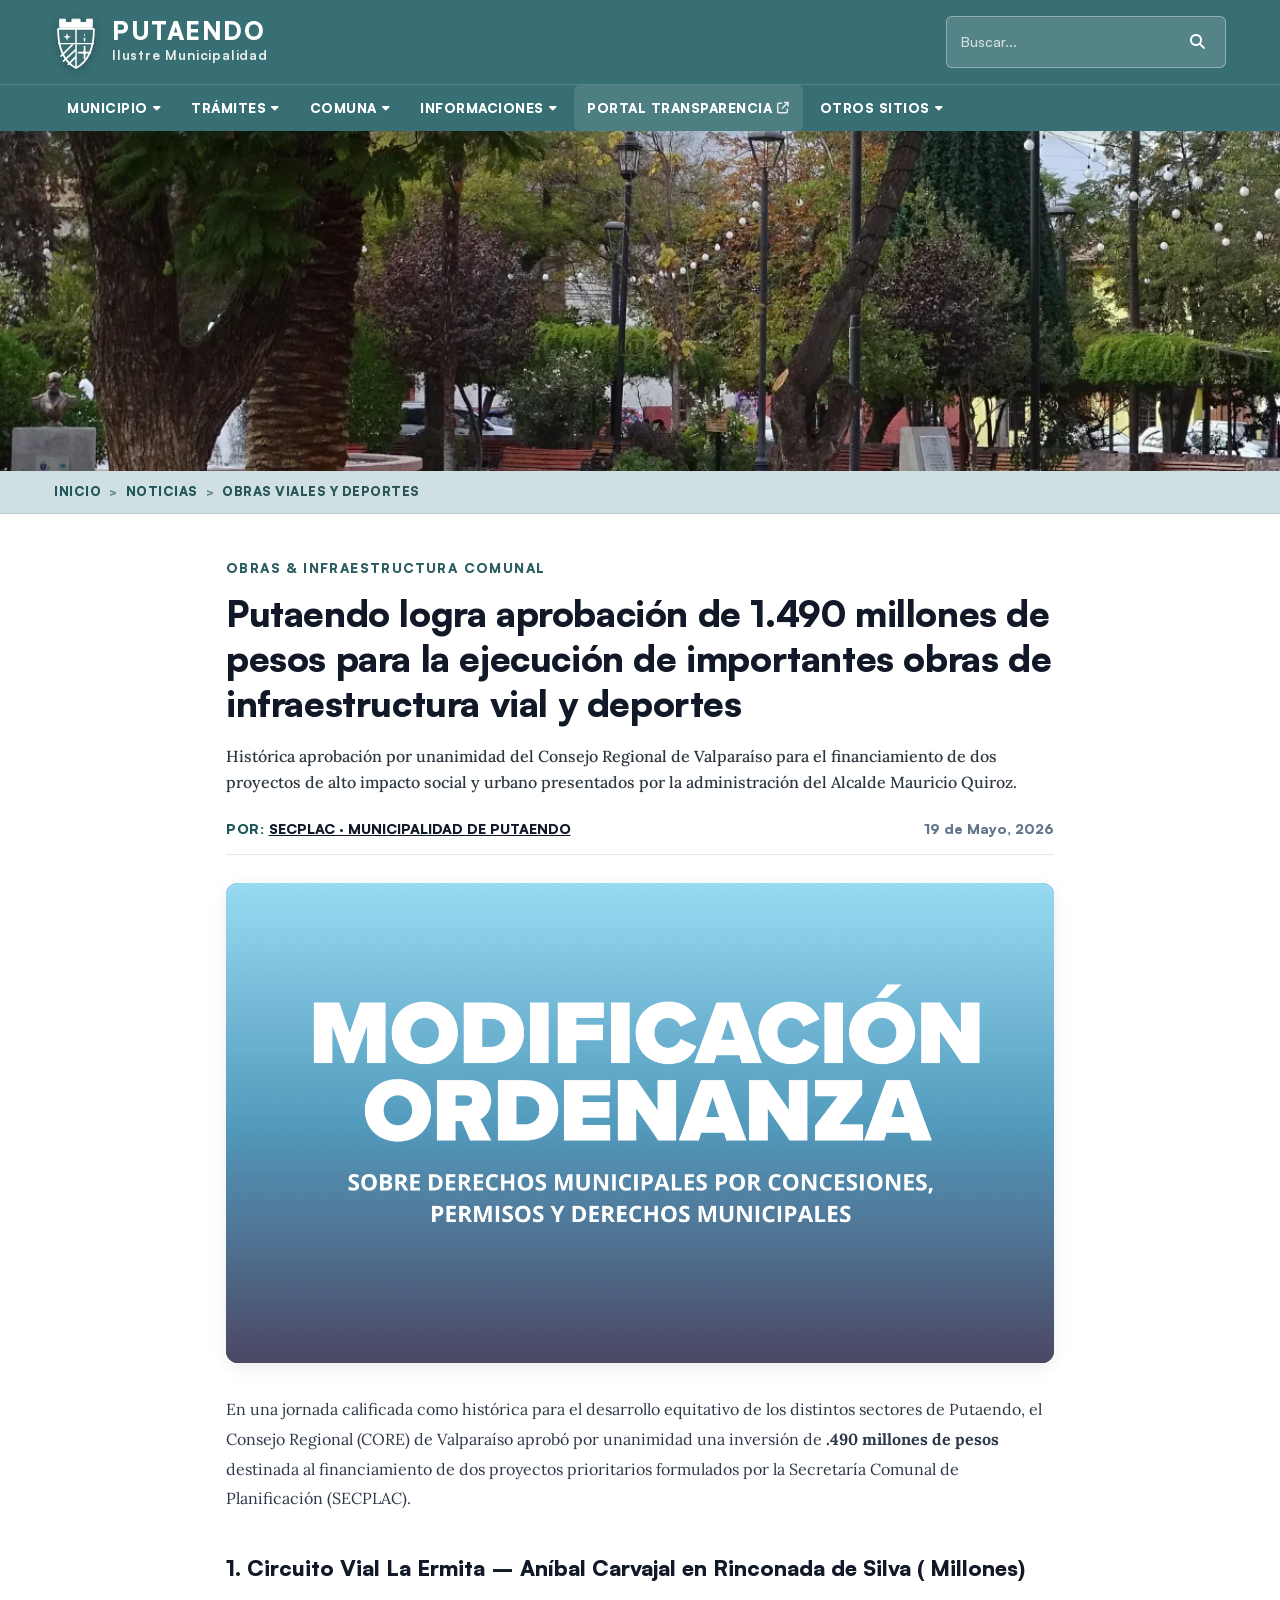
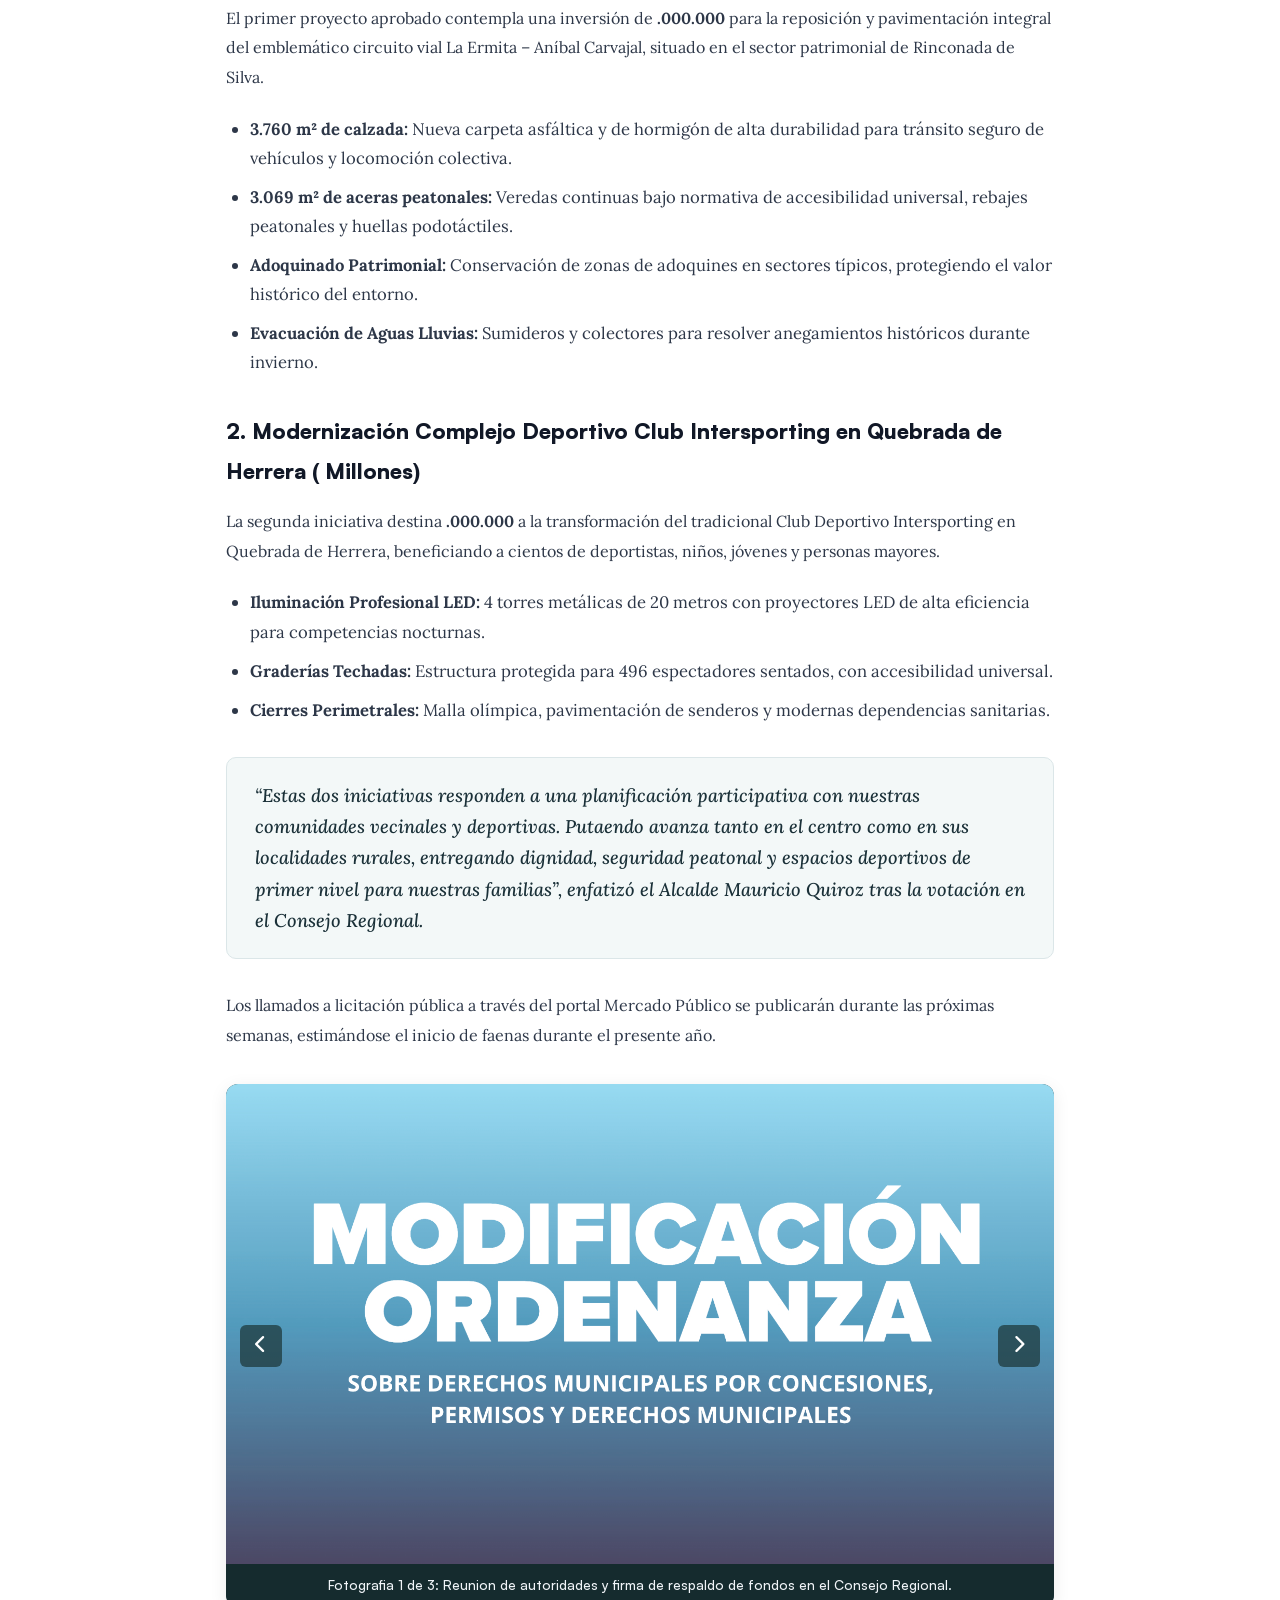
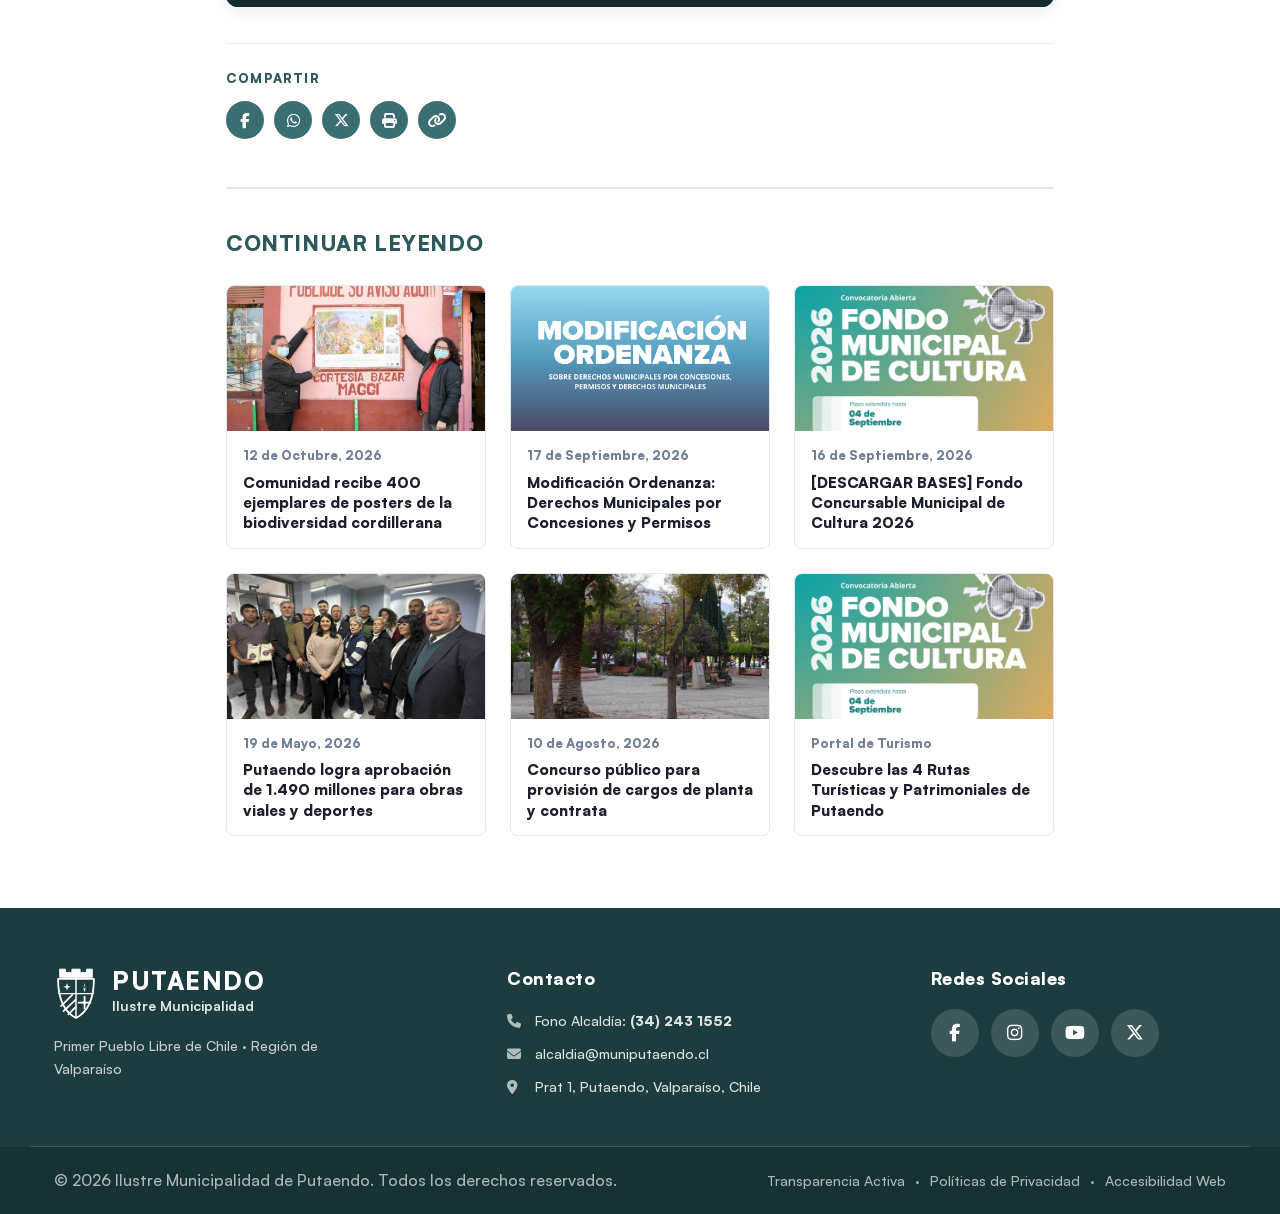
<file: noticia-obras.html>
<!DOCTYPE html>
<html lang="es">
<head>
    <meta charset="UTF-8">
    <meta name="viewport" content="width=device-width, initial-scale=1.0">
    <title>Putaendo logra aprobaci&oacute;n de 1.490 millones para obras viales y deportes | Ilustre Municipalidad de Putaendo</title>
    <meta name="description" content="Historica aprobacion unanime de .490 millones por el CORE de Valparaiso para repavimentacion en Rinconada de Silva y complejo deportivo en Quebrada de Herrera.">
        
    
    <!-- Optimizacion PageSpeed: Preconnect anticipado para fuentes e iconos -->
    <link rel="preconnect" href="https://fonts.googleapis.com">
    <link rel="preconnect" href="https://fonts.gstatic.com" crossorigin>
    <link rel="preconnect" href="https://api.fontshare.com" crossorigin>
    <link rel="preconnect" href="https://cdnjs.cloudflare.com" crossorigin>

    <!-- Optimizacion PageSpeed: Preload de Imagen LCP Prioritaria -->
    <link rel="preload" as="image" href="assets/noticias/Banner_Noticias.webp" fetchpriority="high">

        <!-- Tipografias Oficiales: Carga Asincrona No Bloqueante (media="print" onload="this.media='all'") -->
    <link rel="stylesheet" href="https://api.fontshare.com/v2/css?f%5B%5D=satoshi@900,800,700,600,500,400&amp;display=swap" media="print" onload="this.media='all'">
    <noscript><link rel="stylesheet" href="https://api.fontshare.com/v2/css?f%5B%5D=satoshi@900,800,700,600,500,400&amp;display=swap"></noscript>
    <link rel="stylesheet" href="https://fonts.googleapis.com/css2?family=Lora:ital,wght@0,400;0,500;0,600;0,700;1,400;1,600&amp;display=swap" media="print" onload="this.media='all'">
    <noscript><link rel="stylesheet" href="https://fonts.googleapis.com/css2?family=Lora:ital,wght@0,400;0,500;0,600;0,700;1,400;1,600&amp;display=swap"></noscript>
    
    <!-- Font Awesome Icons: Carga Asincrona No Bloqueante -->
    <link rel="stylesheet" href="https://cdnjs.cloudflare.com/ajax/libs/font-awesome/6.5.1/css/all.min.css" media="print" onload="this.media='all'">
    <noscript><link rel="stylesheet" href="https://cdnjs.cloudflare.com/ajax/libs/font-awesome/6.5.1/css/all.min.css"></noscript>
    
    <!-- Hoja de estilos principal minificada -->
    <link rel="stylesheet" href="styles.min.css">


</head>
<body>
    <a href="#contenido-principal" class="skip-link">Saltar al contenido principal</a>

    <!-- Cabecera Institucional -->
    <header class="header" role="banner">
        <div class="top-bar">
            <div class="container top-bar-container">
                <a href="index.html" class="brand-logo" aria-label="Ilustre Municipalidad de Putaendo - Inicio">
                    <div class="brand-logo-content">
                        <svg class="muni-shield" viewBox="0 0 54 68" fill="none" xmlns="http://www.w3.org/2000/svg" aria-hidden="true">
                            <path d="M7 16 L7 6 L14 6 L14 10 L22 10 L22 6 L32 6 L32 10 L40 10 L40 6 L47 6 L47 16 Z" fill="#ffffff" stroke="#ffffff" stroke-width="1.2" stroke-linejoin="round"/>
                            <path d="M5 18 H49 C49 42 42 58 27 66 C12 58 5 42 5 18 Z" fill="#3b6e72" stroke="#ffffff" stroke-width="2.2" stroke-linejoin="round"/>
                            <line x1="5" y1="36" x2="49" y2="36" stroke="#ffffff" stroke-width="1.8"/>
                            <line x1="27" y1="18" x2="27" y2="65" stroke="#ffffff" stroke-width="1.8"/>
                            <path d="M16 23 L17.2 26.5 L20.8 27.7 L17.2 28.9 L16 32.5 L14.8 28.9 L11.2 27.7 L14.8 26.5 Z" fill="#ffffff"/>
                            <path d="M37.5 22 C37.5 26 35 30 37.5 34 C40 30 37.5 26 37.5 22 Z" fill="#ffffff"/>
                            <circle cx="37.5" cy="28" r="1.5" fill="#3b6e72"/>
                            <line x1="8" y1="52" x2="23" y2="37" stroke="#ffffff" stroke-width="2"/>
                            <line x1="11" y1="58" x2="27" y2="43" stroke="#ffffff" stroke-width="2"/>
                            <line x1="17" y1="62" x2="27" y2="52" stroke="#ffffff" stroke-width="2"/>
                            <path d="M37.5 40 V54 M30.5 47 H44.5" stroke="#ffffff" stroke-width="2.2" stroke-linecap="square"/>
                            <circle cx="37.5" cy="47" r="2" fill="#ffffff"/>
                        </svg>
                        <div class="brand-text">
                            <span class="brand-name">PUTAENDO</span>
                            <span class="brand-sub">Ilustre Municipalidad</span>
                        </div>
                    </div>
                </a>

                <div class="search-wrapper">
                    <form class="search-form" role="search" onsubmit="event.preventDefault(); window.ejecutarBusqueda();">
                        <label for="site-search" class="visually-hidden">Buscar</label>
                        <input type="search" id="site-search" class="search-input" placeholder="Buscar..." autocomplete="off">
                        <button type="submit" class="search-btn" aria-label="Buscar"><i class="fa-solid fa-magnifying-glass"></i></button>
                    </form>
                    <div id="search-results-dropdown" class="search-results-dropdown" aria-live="polite"></div>
                </div>

                <button class="mobile-toggle" id="mobile-toggle" aria-label="Abrir menu de navegacion" aria-expanded="false" aria-controls="main-nav">
                    <span class="hamburger-bar"></span>
                    <span class="hamburger-bar"></span>
                    <span class="hamburger-bar"></span>
                </button>

                <!-- Boton 3 Puntitos (Kebab Menu) para Scroll y Menu Compacto -->
                <button type="button" class="scroll-dots-btn" id="scroll-dots-btn" aria-label="Abrir men&uacute; de navegaci&oacute;n" aria-expanded="false" title="Men&uacute; de navegaci&oacute;n">
                    <i class="fa-solid fa-ellipsis-vertical" aria-hidden="true"></i>
                </button>
            </div>
        </div>

                <!-- Barra de Navegacion Principal con Menus Desplegables -->
        <nav class="main-nav" id="main-nav" aria-label="Navegacion principal">
            <div class="container">
                <ul class="nav-list" id="nav-list">
                    <!-- Dropdown 1: MUNICIPIO -->
                    <li class="nav-item has-dropdown">
                        <a href="municipio.html" class="nav-btn-link" aria-expanded="false" aria-haspopup="true">
                            <span>MUNICIPIO</span>
                            <i class="fa-solid fa-caret-down dropdown-arrow" aria-hidden="true"></i>
                        </a>
                        <ul class="dropdown-menu">
                            <li><a href="municipio.html" class="dropdown-item">MUNICIPIO</a></li>
                            <li><a href="municipio.html#autoridades" class="dropdown-item">AUTORIDADES</a></li>
                            <li><a href="municipio.html#organigrama" class="dropdown-item"><span>ORGANIGRAMA</span> <span class="nav-badge-soon">Pr&oacute;ximamente</span></a></li>
                            <li><a href="municipio.html#contacto" class="dropdown-item">CONTACTO</a></li>
                        </ul>
                    </li>

                    <!-- Dropdown 2: TRAMITES -->
                    <li class="nav-item has-dropdown">
                        <button class="nav-btn-link" aria-expanded="false" aria-haspopup="true">
                            <span>TR&Aacute;MITES</span>
                            <i class="fa-solid fa-caret-down dropdown-arrow" aria-hidden="true"></i>
                        </button>
                        <ul class="dropdown-menu">
                            <li><a href="pagos-en-linea.html" class="dropdown-item">PAGOS EN L&Iacute;NEA</a></li>
                            <li><a href="index.html#tramite-solicitudes" class="dropdown-item"><span>SOLICITUDES</span> <span class="nav-badge-soon">Pr&oacute;ximamente</span></a></li>
                            <li><a href="index.html#tramite-becas" class="dropdown-item"><span>BECAS Y BENEFICIOS</span> <span class="nav-badge-soon">Pr&oacute;ximamente</span></a></li>
                        </ul>
                    </li>

                    <!-- Dropdown 3: COMUNA (solo ese) -->
                    <li class="nav-item has-dropdown">
                        <a href="comuna.html" class="nav-btn-link" aria-expanded="false" aria-haspopup="true">
                            <span>COMUNA</span>
                            <i class="fa-solid fa-caret-down dropdown-arrow" aria-hidden="true"></i>
                        </a>
                        <ul class="dropdown-menu">
                            <li><a href="comuna.html" class="dropdown-item">CONOCE LA COMUNA</a></li>
                            <li><a href="comuna.html#historia" class="dropdown-item"><span>HISTORIA</span> <span class="nav-badge-soon">Pr&oacute;ximamente</span></a></li>
                            <li><a href="turismo.html" class="dropdown-item">TURISMO</a></li>
                        </ul>
                    </li>

                    <!-- Dropdown 4: INFORMACIONES -->
                    <li class="nav-item has-dropdown">
                        <button class="nav-btn-link" aria-expanded="false" aria-haspopup="true">
                            <span>INFORMACIONES</span>
                            <i class="fa-solid fa-caret-down dropdown-arrow" aria-hidden="true"></i>
                        </button>
                        <ul class="dropdown-menu">
                            <li><a href="noticias.html" class="dropdown-item">NOTICIAS</a></li>
                            <li><a href="index.html#empleo" class="dropdown-item"><span>EMPLEO</span> <span class="nav-badge-soon">Pr&oacute;ximamente</span></a></li>
                            <li><a href="juntos-planificamos.html" class="dropdown-item">JUNTOS PLANIFICAMOS</a></li>
                        </ul>
                    </li>

                    <!-- Enlace directo: PORTAL TRANSPARENCIA -->
                    <li class="nav-item">
                        <a href="https://www.portaltransparencia.cl" target="_blank" rel="noopener noreferrer" class="nav-link nav-link-highlight">
                            <span>PORTAL TRANSPARENCIA</span>
                            <i class="fa-solid fa-arrow-up-right-from-square external-icon" aria-hidden="true"></i>
                        </a>
                    </li>

                    <!-- Dropdown 5: OTROS SITIOS -->
                    <li class="nav-item has-dropdown">
                        <button class="nav-btn-link" aria-expanded="false" aria-haspopup="true">
                            <span>OTROS SITIOS</span>
                            <i class="fa-solid fa-caret-down dropdown-arrow" aria-hidden="true"></i>
                        </button>
                        <ul class="dropdown-menu">
                            <li><a href="index.html#emprendedores" class="dropdown-item"><span>RED DE EMPRENDEDORES</span> <span class="nav-badge-soon">Pr&oacute;ximamente</span></a></li>
                        </ul>
                    </li>
                                    <!-- Busqueda rapida en modo Scroll (Icono Lupa segun maqueta) -->
                    <li class="nav-item nav-item-scrolled-search">
                        <button type="button" class="scrolled-search-btn" id="scrolled-search-btn" aria-label="Buscar en el sitio" title="Buscar">
                            <i class="fa-solid fa-magnifying-glass" aria-hidden="true"></i>
                        </button>
                        <div class="scrolled-search-popover" id="scrolled-search-popover">
                            <form class="scrolled-search-form" id="scrolled-search-form" onsubmit="event.preventDefault();">
                                <label for="scrolled-search-input" class="visually-hidden">Buscar en el sitio web</label>
                                <input type="search" class="scrolled-search-field" id="scrolled-search-input" placeholder="Buscar en el sitio..." autocomplete="off">
                                <button type="submit" class="scrolled-search-submit" id="scrolled-search-submit" aria-label="Ejecutar b&uacute;squeda">
                                    <i class="fa-solid fa-arrow-right" aria-hidden="true"></i>
                                </button>
                            </form>
                            <div class="scrolled-search-results" id="scrolled-search-results"></div>
                        </div>
                    </li>
                </ul>
            </div>
        </nav>
    </header>

    <!-- Banner Superior Panoramico -->
    <section class="news-hero-banner-section" aria-label="Banner de cabecera">
        <img src="assets/noticias/Banner_Noticias.webp" alt="Obras de infraestructura en Putaendo"    class="news-hero-banner-img" width="1920" height="1080" loading="eager" fetchpriority="high" decoding="async">
    </section>

    <!-- Migas de Pan -->
    <nav class="news-breadcrumbs-bar" aria-label="Ruta de navegacion">
        <div class="container news-breadcrumbs-inner">
            <a href="index.html">INICIO</a>
            <span class="breadcrumb-sep">&gt;</span>
            <a href="noticias.html">NOTICIAS</a>
            <span class="breadcrumb-sep">&gt;</span>
            <span class="breadcrumb-current">OBRAS VIALES Y DEPORTES</span>
        </div>
    </nav>

    <!-- Contenido Editorial Central -->
    <main id="contenido-principal" class="article-detail-section">
        <div class="article-editorial-container">
            <article>
                <span class="article-kicker">OBRAS &amp; INFRAESTRUCTURA COMUNAL</span>
                <h1 class="article-title-editorial">
                    Putaendo logra aprobaci&oacute;n de 1.490 millones de pesos para la ejecuci&oacute;n de importantes obras de infraestructura vial y deportes
                </h1>
                <p class="article-lead-editorial">
                    Hist&oacute;rica aprobaci&oacute;n por unanimidad del Consejo Regional de Valpara&iacute;so para el financiamiento de dos proyectos de alto impacto social y urbano presentados por la administraci&oacute;n del Alcalde Mauricio Quiroz.
                </p>

                <div class="article-byline-meta">
                    <div>
                        <span class="byline-author-label">POR: </span>
                        <strong class="byline-author-name">SECPLAC &middot; MUNICIPALIDAD DE PUTAENDO</strong>
                    </div>
                    <time class="byline-date" datetime="2026-05-19">19 de Mayo, 2026</time>
                </div>

                <div class="article-featured-box">
                    <img src="assets/noticia-ordenanza.webp" alt="Aprobacion de fondos CORE para obras en Putaendo"   class="article-featured-img" width="800" height="500" loading="eager" decoding="async">
                </div>

                <div class="article-body-editorial">
                    <p>
                        En una jornada calificada como hist&oacute;rica para el desarrollo equitativo de los distintos sectores de Putaendo, el Consejo Regional (CORE) de Valpara&iacute;so aprob&oacute; por unanimidad una inversi&oacute;n de <strong>.490 millones de pesos</strong> destinada al financiamiento de dos proyectos prioritarios formulados por la Secretar&iacute;a Comunal de Planificaci&oacute;n (SECPLAC).
                    </p>

                    <h2>1. Circuito Vial La Ermita &ndash; An&iacute;bal Carvajal en Rinconada de Silva ( Millones)</h2>
                    <p>
                        El primer proyecto aprobado contempla una inversi&oacute;n de <strong>.000.000</strong> para la reposici&oacute;n y pavimentaci&oacute;n integral del emblem&aacute;tico circuito vial La Ermita &ndash; An&iacute;bal Carvajal, situado en el sector patrimonial de Rinconada de Silva.
                    </p>
                    <ul>
                        <li><strong>3.760 m&sup2; de calzada:</strong> Nueva carpeta asf&aacute;ltica y de hormig&oacute;n de alta durabilidad para tr&aacute;nsito seguro de veh&iacute;culos y locomoci&oacute;n colectiva.</li>
                        <li><strong>3.069 m&sup2; de aceras peatonales:</strong> Veredas continuas bajo normativa de accesibilidad universal, rebajes peatonales y huellas podot&aacute;ctiles.</li>
                        <li><strong>Adoquinado Patrimonial:</strong> Conservaci&oacute;n de zonas de adoquines en sectores t&iacute;picos, protegiendo el valor hist&oacute;rico del entorno.</li>
                        <li><strong>Evacuaci&oacute;n de Aguas Lluvias:</strong> Sumideros y colectores para resolver anegamientos hist&oacute;ricos durante invierno.</li>
                    </ul>

                    <h3>2. Modernizaci&oacute;n Complejo Deportivo Club Intersporting en Quebrada de Herrera ( Millones)</h3>
                    <p>
                        La segunda iniciativa destina <strong>.000.000</strong> a la transformaci&oacute;n del tradicional Club Deportivo Intersporting en Quebrada de Herrera, beneficiando a cientos de deportistas, ni&ntilde;os, j&oacute;venes y personas mayores.
                    </p>
                    <ul>
                        <li><strong>Iluminaci&oacute;n Profesional LED:</strong> 4 torres met&aacute;licas de 20 metros con proyectores LED de alta eficiencia para competencias nocturnas.</li>
                        <li><strong>Grader&iacute;as Techadas:</strong> Estructura protegida para 496 espectadores sentados, con accesibilidad universal.</li>
                        <li><strong>Cierres Perimetrales:</strong> Malla ol&iacute;mpica, pavimentaci&oacute;n de senderos y modernas dependencias sanitarias.</li>
                    </ul>

                    <blockquote class="article-quote-box">
                        &ldquo;Estas dos iniciativas responden a una planificaci&oacute;n participativa con nuestras comunidades vecinales y deportivas. Putaendo avanza tanto en el centro como en sus localidades rurales, entregando dignidad, seguridad peatonal y espacios deportivos de primer nivel para nuestras familias&rdquo;, enfatiz&oacute; el Alcalde Mauricio Quiroz tras la votaci&oacute;n en el Consejo Regional.
                    </blockquote>

                    <p>
                        Los llamados a licitaci&oacute;n p&uacute;blica a trav&eacute;s del portal Mercado P&uacute;blico se publicar&aacute;n durante las pr&oacute;ximas semanas, estim&aacute;ndose el inicio de faenas durante el presente a&ntilde;o.
                    </p>
                </div>

                <!-- Slider de Fotos -->
                <div class="article-slider-box" role="region" aria-label="Galeria de obras">
                    <button type="button" class="slider-arrow-btn slider-arrow-prev" aria-label="Fotografia anterior"><i class="fa-solid fa-chevron-left"></i></button>
                    <div class="article-slider-track">
                        <div class="article-slider-slide active" data-caption="Fotografia 1 de 3: Reunion de autoridades y firma de respaldo de fondos en el Consejo Regional.">
                            <img src="assets/noticia-ordenanza.webp" alt="Autoridades en sesion CORE"   class="article-slider-img" width="800" height="500" loading="lazy" decoding="async">
                        </div>
                        <div class="article-slider-slide" data-caption="Fotografia 2 de 3: Trazado patrimonial a repavimentar en Rinconada de Silva.">
                            <img src="assets/noticia-obras.webp" alt="Rinconada de Silva"   class="article-slider-img" width="800" height="500" loading="lazy" decoding="async">
                        </div>
                        <div class="article-slider-slide" data-caption="Fotografia 3 de 3: Entorno cordillerano y rural de Quebrada de Herrera.">
                            <img src="assets/juntos-planificamos/Banner_JuntosPlanificamos.webp" alt="Quebrada de Herrera"   class="article-slider-img" width="800" height="500" loading="lazy" decoding="async">
                        </div>
                    </div>
                    <button type="button" class="slider-arrow-btn slider-arrow-next" aria-label="Siguiente fotografia"><i class="fa-solid fa-chevron-right"></i></button>
                    <div class="slider-caption"><span class="slider-caption-text">Fotografia 1 de 3: Reunion de autoridades y firma de respaldo de fondos en el Consejo Regional.</span></div>
                </div>

                <hr class="article-divider">

                <!-- Compartir -->
                <div class="article-share-section">
                    <span class="share-title">COMPARTIR</span>
                    <div class="share-buttons-row">
                        <a href="#" class="share-circle-btn" data-action="facebook" aria-label="Compartir en Facebook" title="Facebook"><i class="fa-brands fa-facebook-f"></i></a>
                        <a href="#" class="share-circle-btn" data-action="whatsapp" aria-label="Compartir en WhatsApp" title="WhatsApp"><i class="fa-brands fa-whatsapp"></i></a>
                        <a href="#" class="share-circle-btn" data-action="x" aria-label="Compartir en X" title="X"><i class="fa-brands fa-x-twitter"></i></a>
                        <button type="button" class="share-circle-btn" data-action="print" aria-label="Imprimir noticia" title="Imprimir"><i class="fa-solid fa-print"></i></button>
                        <button type="button" class="share-circle-btn" data-action="copy" aria-label="Copiar enlace" title="Copiar enlace"><i class="fa-solid fa-link"></i></button>
                    </div>
                </div>

                <!-- Seccion CONTINUAR LEYENDO (6 Noticias Relacionadas) -->
                <section class="article-related-section" aria-label="Continuar leyendo mas noticias">
                    <h2 class="related-section-title">CONTINUAR LEYENDO</h2>
                    <div class="related-grid-6">
                        <!-- Card 1: Biodiversidad -->
                        <a href="noticia-biodiversidad.html" class="related-card">
                            <div class="related-card-thumb">
                                <img src="assets/noticia-biodiversidad-1.webp" alt="Biodiversidad Cordillerana Putaendo"   class="related-card-img" width="600" height="400" loading="lazy" decoding="async">
                            </div>
                            <div class="related-card-body">
                                <time class="related-card-date" datetime="2026-10-12">12 de Octubre, 2026</time>
                                <h3 class="related-card-title">Comunidad recibe 400 ejemplares de posters de la biodiversidad cordillerana</h3>
                            </div>
                        </a>

                        <!-- Card 2: Ordenanza -->
                        <a href="noticia-ordenanza.html" class="related-card">
                            <div class="related-card-thumb">
                                <img src="assets/noticia-ordenanza.webp" alt="Modificacion Ordenanza Municipal"   class="related-card-img" width="600" height="400" loading="lazy" decoding="async">
                            </div>
                            <div class="related-card-body">
                                <time class="related-card-date" datetime="2026-09-17">17 de Septiembre, 2026</time>
                                <h3 class="related-card-title">Modificaci&oacute;n Ordenanza: Derechos Municipales por Concesiones y Permisos</h3>
                            </div>
                        </a>

                        <!-- Card 3: Cultura -->
                        <a href="noticia-fondo-cultura.html" class="related-card">
                            <div class="related-card-thumb">
                                <img src="assets/fondo-cultura-2026.webp" alt="Fondo de Cultura 2026"   class="related-card-img" width="600" height="400" loading="lazy" decoding="async">
                            </div>
                            <div class="related-card-body">
                                <time class="related-card-date" datetime="2026-09-16">16 de Septiembre, 2026</time>
                                <h3 class="related-card-title">[DESCARGAR BASES] Fondo Concursable Municipal de Cultura 2026</h3>
                            </div>
                        </a>

                        <!-- Card 4: Obras -->
                        <a href="noticia-obras.html" class="related-card">
                            <div class="related-card-thumb">
                                <img src="assets/noticia-obras.webp" alt="Obras viales y deportes"   class="related-card-img" width="600" height="400" loading="lazy" decoding="async">
                            </div>
                            <div class="related-card-body">
                                <time class="related-card-date" datetime="2026-05-19">19 de Mayo, 2026</time>
                                <h3 class="related-card-title">Putaendo logra aprobaci&oacute;n de 1.490 millones para obras viales y deportes</h3>
                            </div>
                        </a>

                        <!-- Card 5: Concursos -->
                        <a href="noticia-concursos.html" class="related-card">
                            <div class="related-card-thumb">
                                <img src="assets/juntos-planificamos/Banner_JuntosPlanificamos.webp" alt="Concurso Publico Municipal"   class="related-card-img" width="600" height="400" loading="lazy" decoding="async">
                            </div>
                            <div class="related-card-body">
                                <time class="related-card-date" datetime="2026-08-10">10 de Agosto, 2026</time>
                                <h3 class="related-card-title">Concurso p&uacute;blico para provisi&oacute;n de cargos de planta y contrata</h3>
                            </div>
                        </a>

                        <!-- Card 6: Turismo -->
                        <a href="turismo.html" class="related-card">
                            <div class="related-card-thumb">
                                <img src="assets/fondo-cultura-2026.webp" alt="Portal de Turismo"   class="related-card-img" width="600" height="400" loading="lazy" decoding="async">
                            </div>
                            <div class="related-card-body">
                                <span class="related-card-date">Portal de Turismo</span>
                                <h3 class="related-card-title">Descubre las 4 Rutas Tur&iacute;sticas y Patrimoniales de Putaendo</h3>
                            </div>
                        </a>
                    </div>
                </section>
            </article>
        </div>
    </main>

    <!-- Footer Institucional -->
    <footer class="site-footer" role="contentinfo">
        <div class="container footer-container">
            <!-- Bloque 1: Escudo y Nombre Municipal -->
            <div class="footer-col footer-col-brand">
                <div class="footer-logo">
                    <!-- Escudo Vectorial en blanco -->
                    <svg class="footer-shield" viewBox="0 0 54 68" fill="none" xmlns="http://www.w3.org/2000/svg" aria-hidden="true">
                        <path d="M7 16 L7 6 L14 6 L14 10 L22 10 L22 6 L32 6 L32 10 L40 10 L40 6 L47 6 L47 16 Z" fill="#ffffff" stroke="#ffffff" stroke-width="1.2" stroke-linejoin="round"/>
                        <path d="M5 18 H49 C49 42 42 58 27 66 C12 58 5 42 5 18 Z" fill="none" stroke="#ffffff" stroke-width="2.2" stroke-linejoin="round"/>
                        <line x1="5" y1="36" x2="49" y2="36" stroke="#ffffff" stroke-width="1.8"/>
                        <line x1="27" y1="18" x2="27" y2="65" stroke="#ffffff" stroke-width="1.8"/>
                        <path d="M16 23 L17.2 26.5 L20.8 27.7 L17.2 28.9 L16 32.5 L14.8 28.9 L11.2 27.7 L14.8 26.5 Z" fill="#ffffff"/>
                        <path d="M37.5 22 C37.5 26 35 30 37.5 34 C40 30 37.5 26 37.5 22 Z" fill="#ffffff"/>
                        <circle cx="37.5" cy="28" r="1.5" fill="#2d5e62"/>
                        <line x1="8" y1="52" x2="23" y2="37" stroke="#ffffff" stroke-width="2"/>
                        <line x1="11" y1="58" x2="27" y2="43" stroke="#ffffff" stroke-width="2"/>
                        <line x1="17" y1="62" x2="27" y2="52" stroke="#ffffff" stroke-width="2"/>
                        <path d="M37.5 40 V54 M30.5 47 H44.5" stroke="#ffffff" stroke-width="2.2" stroke-linecap="square"/>
                        <circle cx="37.5" cy="47" r="2" fill="#ffffff"/>
                    </svg>
                    <div class="footer-brand-text">
                        <span class="footer-title">PUTAENDO</span>
                        <span class="footer-subtitle">Ilustre Municipalidad</span>
                    </div>
                </div>
                <p class="footer-motto">Primer Pueblo Libre de Chile · Región de Valparaíso</p>
            </div>

            <!-- Bloque 2: Información de Contacto Oficial -->
            <div class="footer-col footer-col-contact">
                <h4 class="footer-col-title">Contacto</h4>
                <ul class="contact-list">
                    <li>
                        <i class="fa-solid fa-phone" aria-hidden="true"></i>
                        <span>Fono Alcaldía: <strong>(34) 243 1552</strong></span>
                    </li>
                    <li>
                        <i class="fa-solid fa-envelope" aria-hidden="true"></i>
                        <span>alcaldia@muniputaendo.cl</span>
                    </li>
                    <li>
                        <i class="fa-solid fa-location-dot" aria-hidden="true"></i>
                        <span>Prat 1, Putaendo, Valparaíso, Chile</span>
                    </li>
                </ul>
            </div>

            <!-- Bloque 3: Redes Sociales -->
            <div class="footer-col footer-col-social">
                <h4 class="footer-col-title">Redes Sociales</h4>
                <div class="social-links-grid">
                    <a href="https://facebook.com" target="_blank" rel="noopener noreferrer" class="social-circle-btn" aria-label="Facebook Ilustre Municipalidad de Putaendo">
                        <i class="fa-brands fa-facebook-f" aria-hidden="true"></i>
                    </a>
                    <a href="https://instagram.com" target="_blank" rel="noopener noreferrer" class="social-circle-btn" aria-label="Instagram Ilustre Municipalidad de Putaendo">
                        <i class="fa-brands fa-instagram" aria-hidden="true"></i>
                    </a>
                    <a href="https://youtube.com" target="_blank" rel="noopener noreferrer" class="social-circle-btn" aria-label="YouTube Ilustre Municipalidad de Putaendo">
                        <i class="fa-brands fa-youtube" aria-hidden="true"></i>
                    </a>
                    <a href="https://x.com" target="_blank" rel="noopener noreferrer" class="social-circle-btn" aria-label="X (Twitter) Ilustre Municipalidad de Putaendo">
                        <i class="fa-brands fa-x-twitter" aria-hidden="true"></i>
                    </a>
                </div>
            </div>
        </div>

        <!-- Barra inferior de Copyright y Enlaces Legales -->
        <div class="footer-bottom-bar">
            <div class="container footer-bottom-container">
                <p>&copy; 2026 Ilustre Municipalidad de Putaendo. Todos los derechos reservados.</p>
                <div class="footer-legal-links">
                    <a href="https://www.portaltransparencia.cl" target="_blank" rel="noopener noreferrer">Transparencia Activa</a>
                    <span>·</span>
                    <a href="#privacidad">Políticas de Privacidad</a>
                    <span>·</span>
                    <a href="#accesibilidad">Accesibilidad Web</a>
                </div>
            </div>
        </div>
    </footer>

    <script src="script.min.js" defer></script>
</body>
</html>
</file>
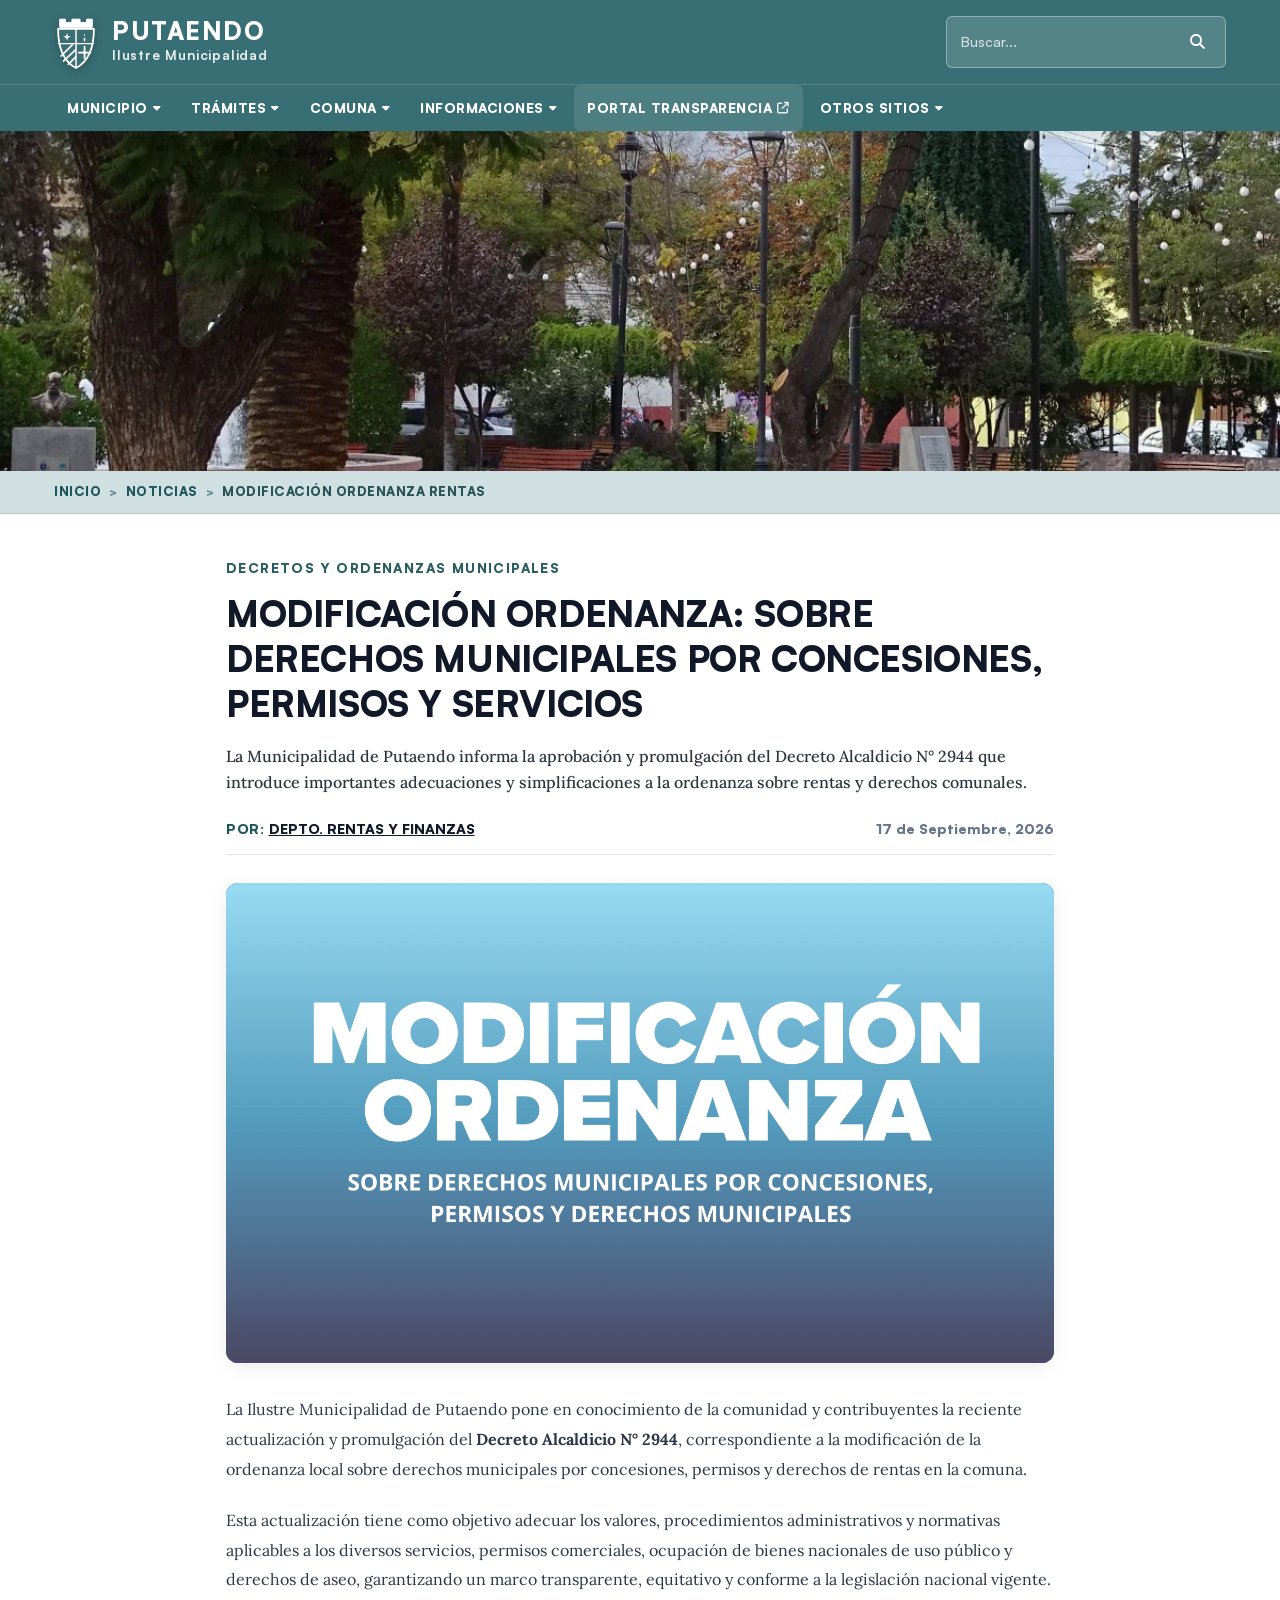
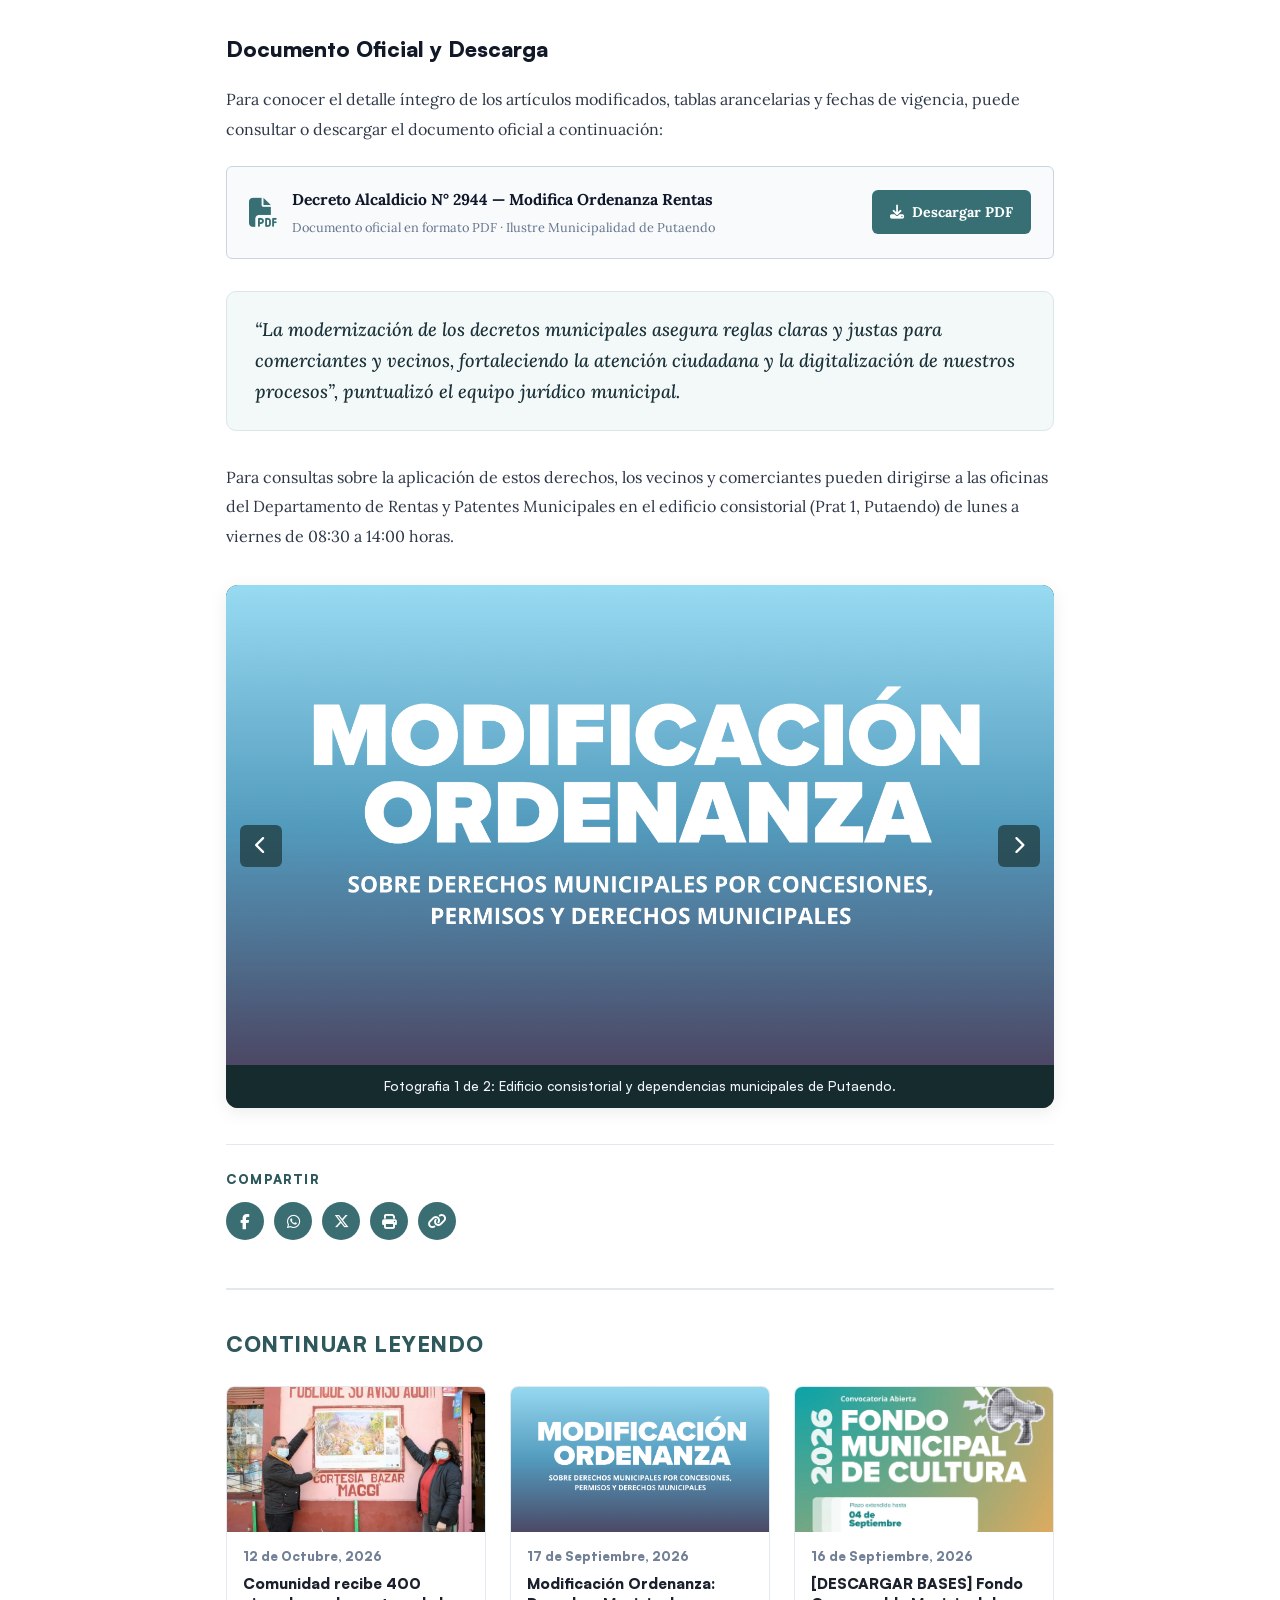
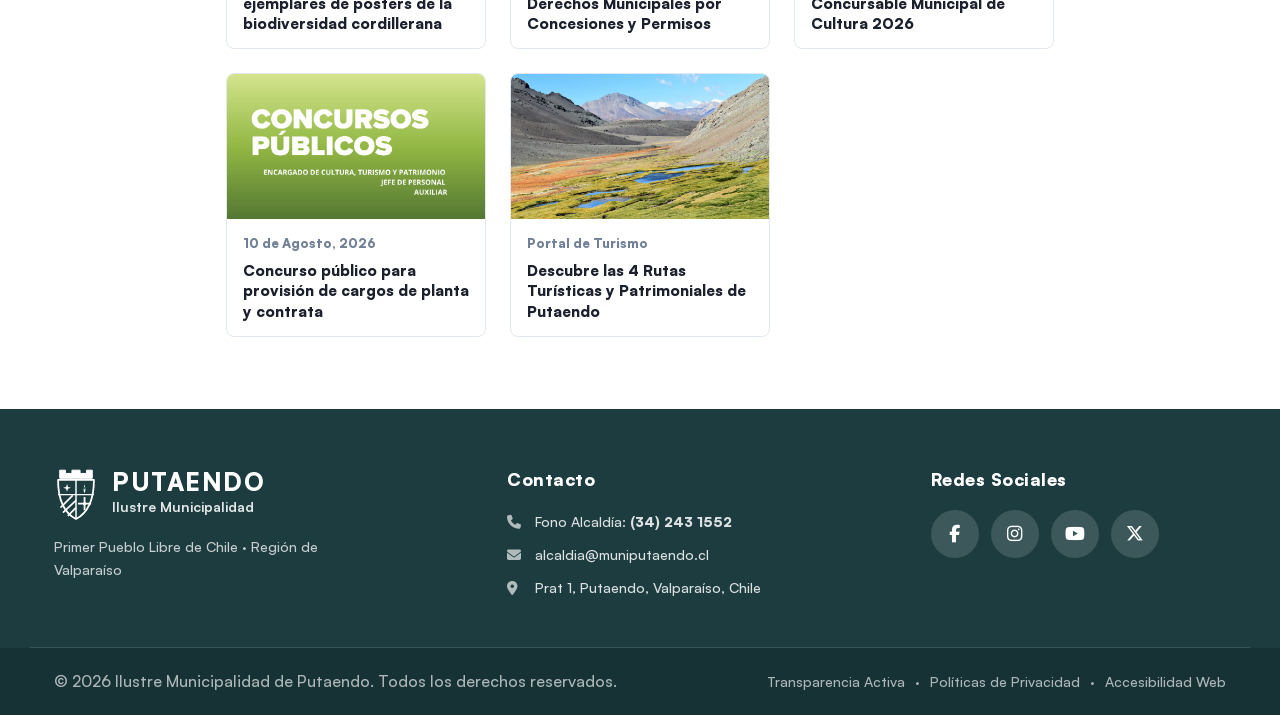
<file: noticia-ordenanza.html>
<!DOCTYPE html>
<html lang="es">
<head>
    <meta charset="UTF-8">
    <meta name="viewport" content="width=device-width, initial-scale=1.0">
    <title>Modificaci&oacute;n Ordenanza Derechos Municipales | Ilustre Municipalidad de Putaendo</title>
    <meta name="description" content="Decreto Alcaldicio N 2944 que introduce importantes modificaciones a la ordenanza sobre rentas, derechos y permisos municipales en Putaendo.">
        
    
    <!-- Optimizacion PageSpeed: Preconnect anticipado para fuentes e iconos -->
    <link rel="preconnect" href="https://fonts.googleapis.com">
    <link rel="preconnect" href="https://fonts.gstatic.com" crossorigin>
    <link rel="preconnect" href="https://api.fontshare.com" crossorigin>
    <link rel="preconnect" href="https://cdnjs.cloudflare.com" crossorigin>

    <!-- Optimizacion PageSpeed: Preload de Imagen LCP Prioritaria -->
    <link rel="preload" as="image" href="assets/noticias/Banner_Noticias.webp" fetchpriority="high">

        <!-- Tipografias Oficiales: Carga Asincrona No Bloqueante (media="print" onload="this.media='all'") -->
    <link rel="stylesheet" href="https://api.fontshare.com/v2/css?f%5B%5D=satoshi@900,800,700,600,500,400&amp;display=swap" media="print" onload="this.media='all'">
    <noscript><link rel="stylesheet" href="https://api.fontshare.com/v2/css?f%5B%5D=satoshi@900,800,700,600,500,400&amp;display=swap"></noscript>
    <link rel="stylesheet" href="https://fonts.googleapis.com/css2?family=Lora:ital,wght@0,400;0,500;0,600;0,700;1,400;1,600&amp;display=swap" media="print" onload="this.media='all'">
    <noscript><link rel="stylesheet" href="https://fonts.googleapis.com/css2?family=Lora:ital,wght@0,400;0,500;0,600;0,700;1,400;1,600&amp;display=swap"></noscript>
    
    <!-- Font Awesome Icons: Carga Asincrona No Bloqueante -->
    <link rel="stylesheet" href="https://cdnjs.cloudflare.com/ajax/libs/font-awesome/6.5.1/css/all.min.css" media="print" onload="this.media='all'">
    <noscript><link rel="stylesheet" href="https://cdnjs.cloudflare.com/ajax/libs/font-awesome/6.5.1/css/all.min.css"></noscript>
    
    <!-- Hoja de estilos principal minificada -->
    <link rel="stylesheet" href="styles.min.css">


</head>
<body>
    <a href="#contenido-principal" class="skip-link">Saltar al contenido principal</a>

    <!-- Cabecera Institucional -->
    <header class="header" role="banner">
        <div class="top-bar">
            <div class="container top-bar-container">
                <a href="index.html" class="brand-logo" aria-label="Ilustre Municipalidad de Putaendo - Inicio">
                    <div class="brand-logo-content">
                        <svg class="muni-shield" viewBox="0 0 54 68" fill="none" xmlns="http://www.w3.org/2000/svg" aria-hidden="true">
                            <path d="M7 16 L7 6 L14 6 L14 10 L22 10 L22 6 L32 6 L32 10 L40 10 L40 6 L47 6 L47 16 Z" fill="#ffffff" stroke="#ffffff" stroke-width="1.2" stroke-linejoin="round"/>
                            <path d="M5 18 H49 C49 42 42 58 27 66 C12 58 5 42 5 18 Z" fill="#3b6e72" stroke="#ffffff" stroke-width="2.2" stroke-linejoin="round"/>
                            <line x1="5" y1="36" x2="49" y2="36" stroke="#ffffff" stroke-width="1.8"/>
                            <line x1="27" y1="18" x2="27" y2="65" stroke="#ffffff" stroke-width="1.8"/>
                            <path d="M16 23 L17.2 26.5 L20.8 27.7 L17.2 28.9 L16 32.5 L14.8 28.9 L11.2 27.7 L14.8 26.5 Z" fill="#ffffff"/>
                            <path d="M37.5 22 C37.5 26 35 30 37.5 34 C40 30 37.5 26 37.5 22 Z" fill="#ffffff"/>
                            <circle cx="37.5" cy="28" r="1.5" fill="#3b6e72"/>
                            <line x1="8" y1="52" x2="23" y2="37" stroke="#ffffff" stroke-width="2"/>
                            <line x1="11" y1="58" x2="27" y2="43" stroke="#ffffff" stroke-width="2"/>
                            <line x1="17" y1="62" x2="27" y2="52" stroke="#ffffff" stroke-width="2"/>
                            <path d="M37.5 40 V54 M30.5 47 H44.5" stroke="#ffffff" stroke-width="2.2" stroke-linecap="square"/>
                            <circle cx="37.5" cy="47" r="2" fill="#ffffff"/>
                        </svg>
                        <div class="brand-text">
                            <span class="brand-name">PUTAENDO</span>
                            <span class="brand-sub">Ilustre Municipalidad</span>
                        </div>
                    </div>
                </a>

                <div class="search-wrapper">
                    <form class="search-form" role="search" onsubmit="event.preventDefault(); window.ejecutarBusqueda();">
                        <label for="site-search" class="visually-hidden">Buscar</label>
                        <input type="search" id="site-search" class="search-input" placeholder="Buscar..." autocomplete="off">
                        <button type="submit" class="search-btn" aria-label="Buscar"><i class="fa-solid fa-magnifying-glass"></i></button>
                    </form>
                    <div id="search-results-dropdown" class="search-results-dropdown" aria-live="polite"></div>
                </div>

                <button class="mobile-toggle" id="mobile-toggle" aria-label="Abrir menu de navegacion" aria-expanded="false" aria-controls="main-nav">
                    <span class="hamburger-bar"></span>
                    <span class="hamburger-bar"></span>
                    <span class="hamburger-bar"></span>
                </button>

                <!-- Boton 3 Puntitos (Kebab Menu) para Scroll y Menu Compacto -->
                <button type="button" class="scroll-dots-btn" id="scroll-dots-btn" aria-label="Abrir men&uacute; de navegaci&oacute;n" aria-expanded="false" title="Men&uacute; de navegaci&oacute;n">
                    <i class="fa-solid fa-ellipsis-vertical" aria-hidden="true"></i>
                </button>
            </div>
        </div>

                <!-- Barra de Navegacion Principal con Menus Desplegables -->
        <nav class="main-nav" id="main-nav" aria-label="Navegacion principal">
            <div class="container">
                <ul class="nav-list" id="nav-list">
                    <!-- Dropdown 1: MUNICIPIO -->
                    <li class="nav-item has-dropdown">
                        <a href="municipio.html" class="nav-btn-link" aria-expanded="false" aria-haspopup="true">
                            <span>MUNICIPIO</span>
                            <i class="fa-solid fa-caret-down dropdown-arrow" aria-hidden="true"></i>
                        </a>
                        <ul class="dropdown-menu">
                            <li><a href="municipio.html" class="dropdown-item">MUNICIPIO</a></li>
                            <li><a href="municipio.html#autoridades" class="dropdown-item">AUTORIDADES</a></li>
                            <li><a href="municipio.html#organigrama" class="dropdown-item"><span>ORGANIGRAMA</span> <span class="nav-badge-soon">Pr&oacute;ximamente</span></a></li>
                            <li><a href="municipio.html#contacto" class="dropdown-item">CONTACTO</a></li>
                        </ul>
                    </li>

                    <!-- Dropdown 2: TRAMITES -->
                    <li class="nav-item has-dropdown">
                        <button class="nav-btn-link" aria-expanded="false" aria-haspopup="true">
                            <span>TR&Aacute;MITES</span>
                            <i class="fa-solid fa-caret-down dropdown-arrow" aria-hidden="true"></i>
                        </button>
                        <ul class="dropdown-menu">
                            <li><a href="pagos-en-linea.html" class="dropdown-item">PAGOS EN L&Iacute;NEA</a></li>
                            <li><a href="index.html#tramite-solicitudes" class="dropdown-item"><span>SOLICITUDES</span> <span class="nav-badge-soon">Pr&oacute;ximamente</span></a></li>
                            <li><a href="index.html#tramite-becas" class="dropdown-item"><span>BECAS Y BENEFICIOS</span> <span class="nav-badge-soon">Pr&oacute;ximamente</span></a></li>
                        </ul>
                    </li>

                    <!-- Dropdown 3: COMUNA (solo ese) -->
                    <li class="nav-item has-dropdown">
                        <a href="comuna.html" class="nav-btn-link" aria-expanded="false" aria-haspopup="true">
                            <span>COMUNA</span>
                            <i class="fa-solid fa-caret-down dropdown-arrow" aria-hidden="true"></i>
                        </a>
                        <ul class="dropdown-menu">
                            <li><a href="comuna.html" class="dropdown-item">CONOCE LA COMUNA</a></li>
                            <li><a href="comuna.html#historia" class="dropdown-item"><span>HISTORIA</span> <span class="nav-badge-soon">Pr&oacute;ximamente</span></a></li>
                            <li><a href="turismo.html" class="dropdown-item">TURISMO</a></li>
                        </ul>
                    </li>

                    <!-- Dropdown 4: INFORMACIONES -->
                    <li class="nav-item has-dropdown">
                        <button class="nav-btn-link" aria-expanded="false" aria-haspopup="true">
                            <span>INFORMACIONES</span>
                            <i class="fa-solid fa-caret-down dropdown-arrow" aria-hidden="true"></i>
                        </button>
                        <ul class="dropdown-menu">
                            <li><a href="noticias.html" class="dropdown-item">NOTICIAS</a></li>
                            <li><a href="index.html#empleo" class="dropdown-item"><span>EMPLEO</span> <span class="nav-badge-soon">Pr&oacute;ximamente</span></a></li>
                            <li><a href="juntos-planificamos.html" class="dropdown-item">JUNTOS PLANIFICAMOS</a></li>
                        </ul>
                    </li>

                    <!-- Enlace directo: PORTAL TRANSPARENCIA -->
                    <li class="nav-item">
                        <a href="https://www.portaltransparencia.cl" target="_blank" rel="noopener noreferrer" class="nav-link nav-link-highlight">
                            <span>PORTAL TRANSPARENCIA</span>
                            <i class="fa-solid fa-arrow-up-right-from-square external-icon" aria-hidden="true"></i>
                        </a>
                    </li>

                    <!-- Dropdown 5: OTROS SITIOS -->
                    <li class="nav-item has-dropdown">
                        <button class="nav-btn-link" aria-expanded="false" aria-haspopup="true">
                            <span>OTROS SITIOS</span>
                            <i class="fa-solid fa-caret-down dropdown-arrow" aria-hidden="true"></i>
                        </button>
                        <ul class="dropdown-menu">
                            <li><a href="index.html#emprendedores" class="dropdown-item"><span>RED DE EMPRENDEDORES</span> <span class="nav-badge-soon">Pr&oacute;ximamente</span></a></li>
                        </ul>
                    </li>
                                    <!-- Busqueda rapida en modo Scroll (Icono Lupa segun maqueta) -->
                    <li class="nav-item nav-item-scrolled-search">
                        <button type="button" class="scrolled-search-btn" id="scrolled-search-btn" aria-label="Buscar en el sitio" title="Buscar">
                            <i class="fa-solid fa-magnifying-glass" aria-hidden="true"></i>
                        </button>
                        <div class="scrolled-search-popover" id="scrolled-search-popover">
                            <form class="scrolled-search-form" id="scrolled-search-form" onsubmit="event.preventDefault();">
                                <label for="scrolled-search-input" class="visually-hidden">Buscar en el sitio web</label>
                                <input type="search" class="scrolled-search-field" id="scrolled-search-input" placeholder="Buscar en el sitio..." autocomplete="off">
                                <button type="submit" class="scrolled-search-submit" id="scrolled-search-submit" aria-label="Ejecutar b&uacute;squeda">
                                    <i class="fa-solid fa-arrow-right" aria-hidden="true"></i>
                                </button>
                            </form>
                            <div class="scrolled-search-results" id="scrolled-search-results"></div>
                        </div>
                    </li>
                </ul>
            </div>
        </nav>
    </header>

    <!-- Banner Superior Panoramico -->
    <section class="news-hero-banner-section" aria-label="Banner de cabecera">
        <img src="assets/noticias/Banner_Noticias.webp" alt="Ordenanza y Gestion Municipal Putaendo"    class="news-hero-banner-img" width="1920" height="1080" loading="eager" fetchpriority="high" decoding="async">
    </section>

    <!-- Migas de Pan -->
    <nav class="news-breadcrumbs-bar" aria-label="Ruta de navegacion">
        <div class="container news-breadcrumbs-inner">
            <a href="index.html">INICIO</a>
            <span class="breadcrumb-sep">&gt;</span>
            <a href="noticias.html">NOTICIAS</a>
            <span class="breadcrumb-sep">&gt;</span>
            <span class="breadcrumb-current">MODIFICACI&Oacute;N ORDENANZA RENTAS</span>
        </div>
    </nav>

    <!-- Contenido Editorial Central -->
    <main id="contenido-principal" class="article-detail-section">
        <div class="article-editorial-container">
            <article>
                <span class="article-kicker">DECRETOS Y ORDENANZAS MUNICIPALES</span>
                <h1 class="article-title-editorial">
                    MODIFICACI&Oacute;N ORDENANZA: SOBRE DERECHOS MUNICIPALES POR CONCESIONES, PERMISOS Y SERVICIOS
                </h1>
                <p class="article-lead-editorial">
                    La Municipalidad de Putaendo informa la aprobaci&oacute;n y promulgaci&oacute;n del Decreto Alcaldicio N&deg; 2944 que introduce importantes adecuaciones y simplificaciones a la ordenanza sobre rentas y derechos comunales.
                </p>

                <div class="article-byline-meta">
                    <div>
                        <span class="byline-author-label">POR: </span>
                        <strong class="byline-author-name">DEPTO. RENTAS Y FINANZAS</strong>
                    </div>
                    <time class="byline-date" datetime="2026-09-17">17 de Septiembre, 2026</time>
                </div>

                <div class="article-featured-box">
                    <img src="assets/noticia-ordenanza.webp" alt="Decreto y Ordenanza Municipal Putaendo"   class="article-featured-img" width="800" height="500" loading="eager" decoding="async">
                </div>

                <div class="article-body-editorial">
                    <p>
                        La Ilustre Municipalidad de Putaendo pone en conocimiento de la comunidad y contribuyentes la reciente actualizaci&oacute;n y promulgaci&oacute;n del <strong>Decreto Alcaldicio N&deg; 2944</strong>, correspondiente a la modificaci&oacute;n de la ordenanza local sobre derechos municipales por concesiones, permisos y derechos de rentas en la comuna.
                    </p>
                    <p>
                        Esta actualizaci&oacute;n tiene como objetivo adecuar los valores, procedimientos administrativos y normativas aplicables a los diversos servicios, permisos comerciales, ocupaci&oacute;n de bienes nacionales de uso p&uacute;blico y derechos de aseo, garantizando un marco transparente, equitativo y conforme a la legislaci&oacute;n nacional vigente.
                    </p>

                    <h2>Documento Oficial y Descarga</h2>
                    <p>
                        Para conocer el detalle &iacute;ntegro de los art&iacute;culos modificados, tablas arancelarias y fechas de vigencia, puede consultar o descargar el documento oficial a continuaci&oacute;n:
                    </p>

                    <div class="article-download-card">
                        <div class="download-info">
                            <i class="fa-solid fa-file-pdf download-icon" aria-hidden="true"></i>
                            <div>
                                <div class="download-title">Decreto Alcaldicio N&deg; 2944 &mdash; Modifica Ordenanza Rentas</div>
                                <div class="download-sub">Documento oficial en formato PDF &middot; Ilustre Municipalidad de Putaendo</div>
                            </div>
                        </div>
                        <a href="https://www.putaendo.cl/wp-content/uploads/2026/08/DA-2944-modifica-ordenanza-rentas.pdf" target="_blank" rel="noopener noreferrer" class="download-btn">
                            <i class="fa-solid fa-download"></i>
                            <span>Descargar PDF</span>
                        </a>
                    </div>

                    <blockquote class="article-quote-box">
                        &ldquo;La modernizaci&oacute;n de los decretos municipales asegura reglas claras y justas para comerciantes y vecinos, fortaleciendo la atenci&oacute;n ciudadana y la digitalizaci&oacute;n de nuestros procesos&rdquo;, puntualiz&oacute; el equipo jur&iacute;dico municipal.
                    </blockquote>

                    <p>
                        Para consultas sobre la aplicaci&oacute;n de estos derechos, los vecinos y comerciantes pueden dirigirse a las oficinas del Departamento de Rentas y Patentes Municipales en el edificio consistorial (Prat 1, Putaendo) de lunes a viernes de 08:30 a 14:00 horas.
                    </p>
                </div>

                <!-- Slider de Fotos -->
                <div class="article-slider-box" role="region" aria-label="Galeria municipal">
                    <button type="button" class="slider-arrow-btn slider-arrow-prev" aria-label="Fotografia anterior"><i class="fa-solid fa-chevron-left"></i></button>
                    <div class="article-slider-track">
                        <div class="article-slider-slide active" data-caption="Fotografia 1 de 2: Edificio consistorial y dependencias municipales de Putaendo.">
                            <img src="assets/noticia-ordenanza.webp" alt="Edificio Municipal"   class="article-slider-img" width="800" height="500" loading="lazy" decoding="async">
                        </div>
                        <div class="article-slider-slide" data-caption="Fotografia 2 de 2: Actividad comercial y productiva en el centro historico de la comuna.">
                            <img src="assets/fondo-cultura-2026.webp" alt="Comercio local"   class="article-slider-img" width="800" height="500" loading="lazy" decoding="async">
                        </div>
                    </div>
                    <button type="button" class="slider-arrow-btn slider-arrow-next" aria-label="Siguiente fotografia"><i class="fa-solid fa-chevron-right"></i></button>
                    <div class="slider-caption"><span class="slider-caption-text">Fotografia 1 de 2: Edificio consistorial y dependencias municipales de Putaendo.</span></div>
                </div>

                <hr class="article-divider">

                <div class="article-share-section">
                    <span class="share-title">COMPARTIR</span>
                    <div class="share-buttons-row">
                        <a href="#" class="share-circle-btn" data-action="facebook" aria-label="Compartir en Facebook" title="Facebook"><i class="fa-brands fa-facebook-f"></i></a>
                        <a href="#" class="share-circle-btn" data-action="whatsapp" aria-label="Compartir en WhatsApp" title="WhatsApp"><i class="fa-brands fa-whatsapp"></i></a>
                        <a href="#" class="share-circle-btn" data-action="x" aria-label="Compartir en X" title="X"><i class="fa-brands fa-x-twitter"></i></a>
                        <button type="button" class="share-circle-btn" data-action="print" aria-label="Imprimir noticia" title="Imprimir"><i class="fa-solid fa-print"></i></button>
                        <button type="button" class="share-circle-btn" data-action="copy" aria-label="Copiar enlace" title="Copiar enlace"><i class="fa-solid fa-link"></i></button>
                    </div>
                </div>

                <!-- Seccion CONTINUAR LEYENDO (6 Noticias Relacionadas) -->
                <section class="article-related-section" aria-label="Continuar leyendo mas noticias">
                    <h2 class="related-section-title">CONTINUAR LEYENDO</h2>
                    <div class="related-grid-6">
                        <!-- Card 1: Biodiversidad -->
                        <a href="noticia-biodiversidad.html" class="related-card">
                            <div class="related-card-thumb">
                                <img src="assets/noticia-biodiversidad-1.webp" alt="Biodiversidad Cordillerana Putaendo"   class="related-card-img" width="600" height="400" loading="lazy" decoding="async">
                            </div>
                            <div class="related-card-body">
                                <time class="related-card-date" datetime="2026-10-12">12 de Octubre, 2026</time>
                                <h3 class="related-card-title">Comunidad recibe 400 ejemplares de posters de la biodiversidad cordillerana</h3>
                            </div>
                        </a>

                        <!-- Card 2: Ordenanza -->
                        <a href="noticia-ordenanza.html" class="related-card">
                            <div class="related-card-thumb">
                                <img src="assets/noticia-ordenanza.webp" alt="Modificacion Ordenanza Municipal"   class="related-card-img" width="600" height="400" loading="lazy" decoding="async">
                            </div>
                            <div class="related-card-body">
                                <time class="related-card-date" datetime="2026-09-17">17 de Septiembre, 2026</time>
                                <h3 class="related-card-title">Modificaci&oacute;n Ordenanza: Derechos Municipales por Concesiones y Permisos</h3>
                            </div>
                        </a>

                        <!-- Card 3: Cultura -->
                        <a href="noticia-fondo-cultura.html" class="related-card">
                            <div class="related-card-thumb">
                                <img src="assets/fondo-cultura-2026.webp" alt="Fondo de Cultura 2026"   class="related-card-img" width="600" height="400" loading="lazy" decoding="async">
                            </div>
                            <div class="related-card-body">
                                <time class="related-card-date" datetime="2026-09-16">16 de Septiembre, 2026</time>
                                <h3 class="related-card-title">[DESCARGAR BASES] Fondo Concursable Municipal de Cultura 2026</h3>
                            </div>
                        </a>



                        <!-- Card 5: Concursos -->
                        <a href="noticia-concursos.html" class="related-card">
                            <div class="related-card-thumb">
                                <img src="assets/noticia-concursos.webp" alt="Concurso Publico Municipal"   class="related-card-img" width="600" height="400" loading="lazy" decoding="async">
                            </div>
                            <div class="related-card-body">
                                <time class="related-card-date" datetime="2026-08-10">10 de Agosto, 2026</time>
                                <h3 class="related-card-title">Concurso p&uacute;blico para provisi&oacute;n de cargos de planta y contrata</h3>
                            </div>
                        </a>

                        <!-- Card 6: Turismo -->
                        <a href="turismo.html" class="related-card">
                            <div class="related-card-thumb">
                                <img src="assets/turismo/Banner_turismo.webp" alt="Portal de Turismo"   class="related-card-img" width="600" height="400" loading="lazy" decoding="async">
                            </div>
                            <div class="related-card-body">
                                <span class="related-card-date">Portal de Turismo</span>
                                <h3 class="related-card-title">Descubre las 4 Rutas Tur&iacute;sticas y Patrimoniales de Putaendo</h3>
                            </div>
                        </a>
                    </div>
                </section>
            </article>
        </div>
    </main>

    <!-- Footer Institucional -->
    <footer class="site-footer" role="contentinfo">
        <div class="container footer-container">
            <!-- Bloque 1: Escudo y Nombre Municipal -->
            <div class="footer-col footer-col-brand">
                <div class="footer-logo">
                    <!-- Escudo Vectorial en blanco -->
                    <svg class="footer-shield" viewBox="0 0 54 68" fill="none" xmlns="http://www.w3.org/2000/svg" aria-hidden="true">
                        <path d="M7 16 L7 6 L14 6 L14 10 L22 10 L22 6 L32 6 L32 10 L40 10 L40 6 L47 6 L47 16 Z" fill="#ffffff" stroke="#ffffff" stroke-width="1.2" stroke-linejoin="round"/>
                        <path d="M5 18 H49 C49 42 42 58 27 66 C12 58 5 42 5 18 Z" fill="none" stroke="#ffffff" stroke-width="2.2" stroke-linejoin="round"/>
                        <line x1="5" y1="36" x2="49" y2="36" stroke="#ffffff" stroke-width="1.8"/>
                        <line x1="27" y1="18" x2="27" y2="65" stroke="#ffffff" stroke-width="1.8"/>
                        <path d="M16 23 L17.2 26.5 L20.8 27.7 L17.2 28.9 L16 32.5 L14.8 28.9 L11.2 27.7 L14.8 26.5 Z" fill="#ffffff"/>
                        <path d="M37.5 22 C37.5 26 35 30 37.5 34 C40 30 37.5 26 37.5 22 Z" fill="#ffffff"/>
                        <circle cx="37.5" cy="28" r="1.5" fill="#2d5e62"/>
                        <line x1="8" y1="52" x2="23" y2="37" stroke="#ffffff" stroke-width="2"/>
                        <line x1="11" y1="58" x2="27" y2="43" stroke="#ffffff" stroke-width="2"/>
                        <line x1="17" y1="62" x2="27" y2="52" stroke="#ffffff" stroke-width="2"/>
                        <path d="M37.5 40 V54 M30.5 47 H44.5" stroke="#ffffff" stroke-width="2.2" stroke-linecap="square"/>
                        <circle cx="37.5" cy="47" r="2" fill="#ffffff"/>
                    </svg>
                    <div class="footer-brand-text">
                        <span class="footer-title">PUTAENDO</span>
                        <span class="footer-subtitle">Ilustre Municipalidad</span>
                    </div>
                </div>
                <p class="footer-motto">Primer Pueblo Libre de Chile · Región de Valparaíso</p>
            </div>

            <!-- Bloque 2: Información de Contacto Oficial -->
            <div class="footer-col footer-col-contact">
                <h4 class="footer-col-title">Contacto</h4>
                <ul class="contact-list">
                    <li>
                        <i class="fa-solid fa-phone" aria-hidden="true"></i>
                        <span>Fono Alcaldía: <strong>(34) 243 1552</strong></span>
                    </li>
                    <li>
                        <i class="fa-solid fa-envelope" aria-hidden="true"></i>
                        <span>alcaldia@muniputaendo.cl</span>
                    </li>
                    <li>
                        <i class="fa-solid fa-location-dot" aria-hidden="true"></i>
                        <span>Prat 1, Putaendo, Valparaíso, Chile</span>
                    </li>
                </ul>
            </div>

            <!-- Bloque 3: Redes Sociales -->
            <div class="footer-col footer-col-social">
                <h4 class="footer-col-title">Redes Sociales</h4>
                <div class="social-links-grid">
                    <a href="https://facebook.com" target="_blank" rel="noopener noreferrer" class="social-circle-btn" aria-label="Facebook Ilustre Municipalidad de Putaendo">
                        <i class="fa-brands fa-facebook-f" aria-hidden="true"></i>
                    </a>
                    <a href="https://instagram.com" target="_blank" rel="noopener noreferrer" class="social-circle-btn" aria-label="Instagram Ilustre Municipalidad de Putaendo">
                        <i class="fa-brands fa-instagram" aria-hidden="true"></i>
                    </a>
                    <a href="https://youtube.com" target="_blank" rel="noopener noreferrer" class="social-circle-btn" aria-label="YouTube Ilustre Municipalidad de Putaendo">
                        <i class="fa-brands fa-youtube" aria-hidden="true"></i>
                    </a>
                    <a href="https://x.com" target="_blank" rel="noopener noreferrer" class="social-circle-btn" aria-label="X (Twitter) Ilustre Municipalidad de Putaendo">
                        <i class="fa-brands fa-x-twitter" aria-hidden="true"></i>
                    </a>
                </div>
            </div>
        </div>

        <!-- Barra inferior de Copyright y Enlaces Legales -->
        <div class="footer-bottom-bar">
            <div class="container footer-bottom-container">
                <p>&copy; 2026 Ilustre Municipalidad de Putaendo. Todos los derechos reservados.</p>
                <div class="footer-legal-links">
                    <a href="https://www.portaltransparencia.cl" target="_blank" rel="noopener noreferrer">Transparencia Activa</a>
                    <span>·</span>
                    <a href="#privacidad">Políticas de Privacidad</a>
                    <span>·</span>
                    <a href="#accesibilidad">Accesibilidad Web</a>
                </div>
            </div>
        </div>
    </footer>

    <script src="script.min.js" defer></script>
</body>
</html>
</file>
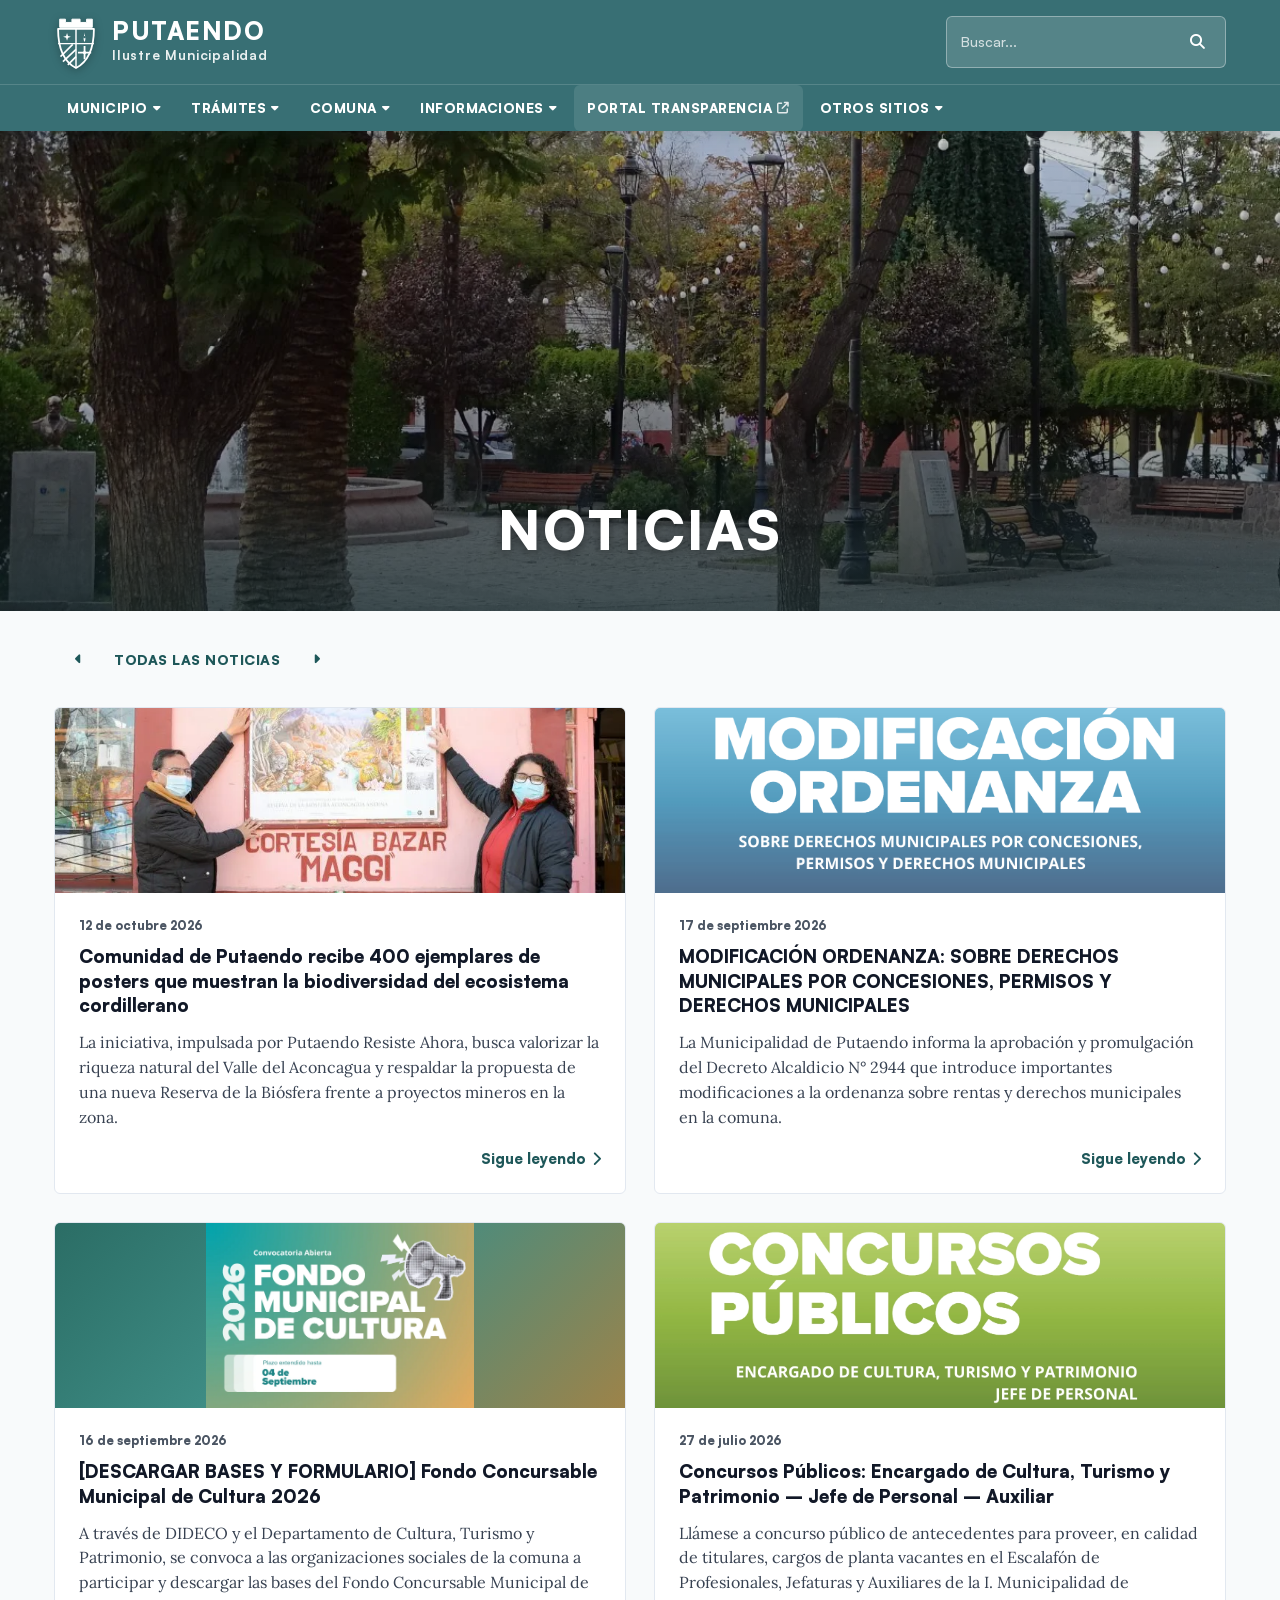
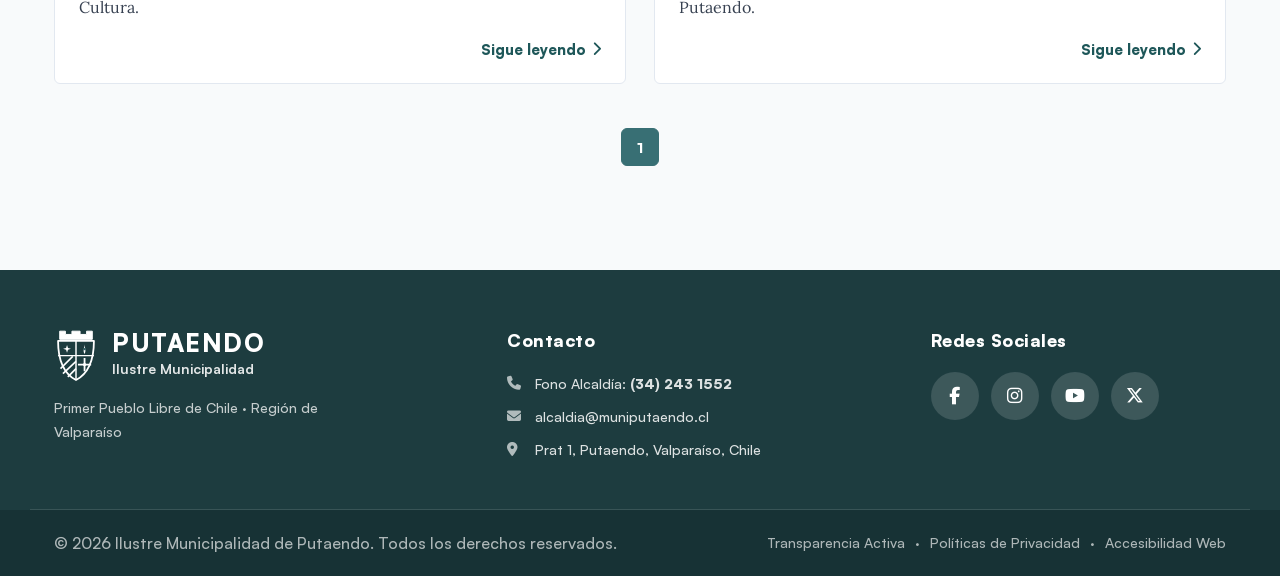
<file: noticias.html>
<!DOCTYPE html>
<html lang="es">
<head>
    <meta charset="UTF-8">
    <meta name="viewport" content="width=device-width, initial-scale=1.0">
    <title>Noticias Comunales | Ilustre Municipalidad de Putaendo</title>
    <meta name="description" content="Portal de noticias, avisos y actualidad de la Ilustre Municipalidad de Putaendo. Infórmate sobre proyectos comunales, medio ambiente, actividades y cultura.">
    
        
    
    <!-- Optimizacion PageSpeed: Preconnect anticipado para fuentes e iconos -->
    <link rel="preconnect" href="https://fonts.googleapis.com">
    <link rel="preconnect" href="https://fonts.gstatic.com" crossorigin>
    <link rel="preconnect" href="https://api.fontshare.com" crossorigin>
    <link rel="preconnect" href="https://cdnjs.cloudflare.com" crossorigin>

    <!-- Optimizacion PageSpeed: Preload de Imagen LCP Prioritaria -->
    <link rel="preload" as="image" href="assets/noticias/Banner_Noticias.webp" fetchpriority="high">

        <!-- Tipografias Oficiales: Carga Asincrona No Bloqueante (media="print" onload="this.media='all'") -->
    <link rel="stylesheet" href="https://api.fontshare.com/v2/css?f%5B%5D=satoshi@900,800,700,600,500,400&amp;display=swap" media="print" onload="this.media='all'">
    <noscript><link rel="stylesheet" href="https://api.fontshare.com/v2/css?f%5B%5D=satoshi@900,800,700,600,500,400&amp;display=swap"></noscript>
    <link rel="stylesheet" href="https://fonts.googleapis.com/css2?family=Lora:ital,wght@0,400;0,500;0,600;0,700;1,400;1,600&amp;display=swap" media="print" onload="this.media='all'">
    <noscript><link rel="stylesheet" href="https://fonts.googleapis.com/css2?family=Lora:ital,wght@0,400;0,500;0,600;0,700;1,400;1,600&amp;display=swap"></noscript>
    
    <!-- Font Awesome Icons: Carga Asincrona No Bloqueante -->
    <link rel="stylesheet" href="https://cdnjs.cloudflare.com/ajax/libs/font-awesome/6.5.1/css/all.min.css" media="print" onload="this.media='all'">
    <noscript><link rel="stylesheet" href="https://cdnjs.cloudflare.com/ajax/libs/font-awesome/6.5.1/css/all.min.css"></noscript>
    
    <!-- Hoja de estilos principal minificada -->
    <link rel="stylesheet" href="styles.min.css">


</head>
<body>
    <!-- Enlace de accesibilidad para saltar directamente al contenido principal -->
    <a href="#contenido-principal" class="skip-link">Saltar al contenido principal</a>

    <!-- =========================================================================
         CABECERA INSTITUCIONAL & NAVEGACIÓN
         ========================================================================= -->
    <header class="header" role="banner">
        <!-- Barra superior: Logotipo oficial + Buscador -->
        <div class="top-bar">
            <div class="container top-bar-container">
                <!-- Logotipo de la Municipalidad -->
                <a href="index.html" class="brand-logo" aria-label="Ilustre Municipalidad de Putaendo - Inicio">
                    <div class="brand-logo-content">
                        <!-- Escudo Vectorial Heráldico de Putaendo -->
                        <svg class="muni-shield" viewBox="0 0 54 68" fill="none" xmlns="http://www.w3.org/2000/svg" aria-hidden="true">
                            <path d="M7 16 L7 6 L14 6 L14 10 L22 10 L22 6 L32 6 L32 10 L40 10 L40 6 L47 6 L47 16 Z" fill="#ffffff" stroke="#ffffff" stroke-width="1.2" stroke-linejoin="round"/>
                            <path d="M5 18 H49 C49 42 42 58 27 66 C12 58 5 42 5 18 Z" fill="#3b6e72" stroke="#ffffff" stroke-width="2.2" stroke-linejoin="round"/>
                            <line x1="5" y1="36" x2="49" y2="36" stroke="#ffffff" stroke-width="1.8"/>
                            <line x1="27" y1="18" x2="27" y2="65" stroke="#ffffff" stroke-width="1.8"/>
                            <path d="M16 23 L17.2 26.5 L20.8 27.7 L17.2 28.9 L16 32.5 L14.8 28.9 L11.2 27.7 L14.8 26.5 Z" fill="#ffffff"/>
                            <path d="M37.5 22 C37.5 26 35 30 37.5 34 C40 30 37.5 26 37.5 22 Z" fill="#ffffff"/>
                            <circle cx="37.5" cy="28" r="1.5" fill="#3b6e72"/>
                            <line x1="8" y1="52" x2="23" y2="37" stroke="#ffffff" stroke-width="2"/>
                            <line x1="11" y1="58" x2="27" y2="43" stroke="#ffffff" stroke-width="2"/>
                            <line x1="17" y1="62" x2="27" y2="52" stroke="#ffffff" stroke-width="2"/>
                            <path d="M37.5 40 V54 M30.5 47 H44.5" stroke="#ffffff" stroke-width="2.2" stroke-linecap="square"/>
                            <circle cx="37.5" cy="47" r="2" fill="#ffffff"/>
                        </svg>
                        
                        <div class="brand-text">
                            <span class="brand-name">PUTAENDO</span>
                            <span class="brand-sub">Ilustre Municipalidad</span>
                        </div>
                    </div>
                </a>

                <!-- Formulario de búsqueda accesible -->
                <div class="search-wrapper">
                    <form class="search-form" id="search-form" role="search" onsubmit="event.preventDefault(); window.ejecutarBusqueda();">
                        <label for="site-search" class="visually-hidden">Buscar en el sitio web de Putaendo</label>
                        <input type="search" id="site-search" class="search-input" placeholder="Buscar..." autocomplete="off">
                        <button type="submit" class="search-btn" aria-label="Ejecutar búsqueda">
                            <i class="fa-solid fa-magnifying-glass" aria-hidden="true"></i>
                        </button>
                    </form>
                    <!-- Contenedor desplegable de resultados rápidos -->
                                        <div id="search-results-dropdown" class="search-results-dropdown" aria-live="polite"></div>
                </div>

                <!-- Boton Menu Hamburguesa para Moviles -->
                <button class="mobile-toggle" id="mobile-toggle" aria-label="Abrir menu de navegacion" aria-expanded="false" aria-controls="main-nav">
                    <span class="hamburger-bar"></span>
                    <span class="hamburger-bar"></span>
                    <span class="hamburger-bar"></span>
                </button>

                <!-- Boton 3 Puntitos (Kebab Menu) para Scroll y Menu Compacto -->
                <button type="button" class="scroll-dots-btn" id="scroll-dots-btn" aria-label="Abrir men&uacute; de navegaci&oacute;n" aria-expanded="false" title="Men&uacute; de navegaci&oacute;n">
                    <i class="fa-solid fa-ellipsis-vertical" aria-hidden="true"></i>
                </button>
            </div>
        </div>

        <!-- Barra de Navegacion Principal con Menus Desplegables -->
                <!-- Barra de Navegacion Principal con Menus Desplegables -->
        <nav class="main-nav" id="main-nav" aria-label="Navegacion principal">
            <div class="container">
                <ul class="nav-list" id="nav-list">
                    <!-- Dropdown 1: MUNICIPIO -->
                    <li class="nav-item has-dropdown">
                        <a href="municipio.html" class="nav-btn-link" aria-expanded="false" aria-haspopup="true">
                            <span>MUNICIPIO</span>
                            <i class="fa-solid fa-caret-down dropdown-arrow" aria-hidden="true"></i>
                        </a>
                        <ul class="dropdown-menu">
                            <li><a href="municipio.html" class="dropdown-item">MUNICIPIO</a></li>
                            <li><a href="municipio.html#autoridades" class="dropdown-item">AUTORIDADES</a></li>
                            <li><a href="municipio.html#organigrama" class="dropdown-item"><span>ORGANIGRAMA</span> <span class="nav-badge-soon">Pr&oacute;ximamente</span></a></li>
                            <li><a href="municipio.html#contacto" class="dropdown-item">CONTACTO</a></li>
                        </ul>
                    </li>

                    <!-- Dropdown 2: TRAMITES -->
                    <li class="nav-item has-dropdown">
                        <button class="nav-btn-link" aria-expanded="false" aria-haspopup="true">
                            <span>TR&Aacute;MITES</span>
                            <i class="fa-solid fa-caret-down dropdown-arrow" aria-hidden="true"></i>
                        </button>
                        <ul class="dropdown-menu">
                            <li><a href="pagos-en-linea.html" class="dropdown-item">PAGOS EN L&Iacute;NEA</a></li>
                            <li><a href="index.html#tramite-solicitudes" class="dropdown-item"><span>SOLICITUDES</span> <span class="nav-badge-soon">Pr&oacute;ximamente</span></a></li>
                            <li><a href="index.html#tramite-becas" class="dropdown-item"><span>BECAS Y BENEFICIOS</span> <span class="nav-badge-soon">Pr&oacute;ximamente</span></a></li>
                        </ul>
                    </li>

                    <!-- Dropdown 3: COMUNA (solo ese) -->
                    <li class="nav-item has-dropdown">
                        <a href="comuna.html" class="nav-btn-link" aria-expanded="false" aria-haspopup="true">
                            <span>COMUNA</span>
                            <i class="fa-solid fa-caret-down dropdown-arrow" aria-hidden="true"></i>
                        </a>
                        <ul class="dropdown-menu">
                            <li><a href="comuna.html" class="dropdown-item">CONOCE LA COMUNA</a></li>
                            <li><a href="comuna.html#historia" class="dropdown-item"><span>HISTORIA</span> <span class="nav-badge-soon">Pr&oacute;ximamente</span></a></li>
                            <li><a href="turismo.html" class="dropdown-item">TURISMO</a></li>
                        </ul>
                    </li>

                    <!-- Dropdown 4: INFORMACIONES -->
                    <li class="nav-item has-dropdown">
                        <button class="nav-btn-link" aria-expanded="false" aria-haspopup="true">
                            <span>INFORMACIONES</span>
                            <i class="fa-solid fa-caret-down dropdown-arrow" aria-hidden="true"></i>
                        </button>
                        <ul class="dropdown-menu">
                            <li><a href="noticias.html" class="dropdown-item">NOTICIAS</a></li>
                            <li><a href="index.html#empleo" class="dropdown-item"><span>EMPLEO</span> <span class="nav-badge-soon">Pr&oacute;ximamente</span></a></li>
                            <li><a href="juntos-planificamos.html" class="dropdown-item">JUNTOS PLANIFICAMOS</a></li>
                        </ul>
                    </li>

                    <!-- Enlace directo: PORTAL TRANSPARENCIA -->
                    <li class="nav-item">
                        <a href="https://www.portaltransparencia.cl" target="_blank" rel="noopener noreferrer" class="nav-link nav-link-highlight">
                            <span>PORTAL TRANSPARENCIA</span>
                            <i class="fa-solid fa-arrow-up-right-from-square external-icon" aria-hidden="true"></i>
                        </a>
                    </li>

                    <!-- Dropdown 5: OTROS SITIOS -->
                    <li class="nav-item has-dropdown">
                        <button class="nav-btn-link" aria-expanded="false" aria-haspopup="true">
                            <span>OTROS SITIOS</span>
                            <i class="fa-solid fa-caret-down dropdown-arrow" aria-hidden="true"></i>
                        </button>
                        <ul class="dropdown-menu">
                            <li><a href="index.html#emprendedores" class="dropdown-item"><span>RED DE EMPRENDEDORES</span> <span class="nav-badge-soon">Pr&oacute;ximamente</span></a></li>
                        </ul>
                    </li>
                                    <!-- Busqueda rapida en modo Scroll (Icono Lupa segun maqueta) -->
                    <li class="nav-item nav-item-scrolled-search">
                        <button type="button" class="scrolled-search-btn" id="scrolled-search-btn" aria-label="Buscar en el sitio" title="Buscar">
                            <i class="fa-solid fa-magnifying-glass" aria-hidden="true"></i>
                        </button>
                        <div class="scrolled-search-popover" id="scrolled-search-popover">
                            <form class="scrolled-search-form" id="scrolled-search-form" onsubmit="event.preventDefault();">
                                <label for="scrolled-search-input" class="visually-hidden">Buscar en el sitio web</label>
                                <input type="search" class="scrolled-search-field" id="scrolled-search-input" placeholder="Buscar en el sitio..." autocomplete="off">
                                <button type="submit" class="scrolled-search-submit" id="scrolled-search-submit" aria-label="Ejecutar b&uacute;squeda">
                                    <i class="fa-solid fa-arrow-right" aria-hidden="true"></i>
                                </button>
                            </form>
                            <div class="scrolled-search-results" id="scrolled-search-results"></div>
                        </div>
                    </li>
                </ul>
            </div>
        </nav>
    </header>

    <!-- =========================================================================
         CONTENIDO PRINCIPAL: PORTAL DE NOTICIAS
         ========================================================================= -->
    <main id="contenido-principal" class="main-content">

        <!-- =====================================================================
             1. BANNER HERO DE NOTICIAS (CUBRE TODA LA PANTALLA)
             ===================================================================== -->
        <section class="comuna-hero-section" aria-label="Cabecera de la sección Noticias">
            <div class="comuna-hero-wrapper">
                <img src="assets/noticias/Banner_Noticias.webp" alt="Noticias de la Ilustre Municipalidad de Putaendo"    class="comuna-hero-img" width="1920" height="1080" loading="eager" fetchpriority="high" decoding="async">
                <div class="comuna-hero-overlay"></div>
                <div class="comuna-hero-content">
                    <h1 class="comuna-hero-title">NOTICIAS</h1>
                </div>
            </div>
        </section>

        <!-- =====================================================================
             2. SECCIÓN PRINCIPAL: FILTRO DE MES & GRILLA DE NOTICIAS (2 COLUMNAS)
             ===================================================================== -->
        <section class="news-list-section" aria-label="Listado de Noticias Comunales">
            <div class="container">
                
                <!-- Navegador de Mes según Maqueta (◀ SEPTIEMBRE 2026 ▶) -->
                <h2 class="visually-hidden">Listado de Noticias Comunales</h2>
                <div class="news-month-nav-wrapper">
                    <div class="news-month-navigator" id="news-month-nav" role="toolbar" aria-label="Navegador por mes de noticias">
                        <button type="button" class="month-nav-btn" id="month-prev-btn" aria-label="Mes anterior">
                            <i class="fa-solid fa-caret-left" aria-hidden="true"></i>
                        </button>
                        <span class="month-nav-label" id="current-month-label">TODAS LAS NOTICIAS</span>
                        <button type="button" class="month-nav-btn" id="month-next-btn" aria-label="Mes siguiente">
                            <i class="fa-solid fa-caret-right" aria-hidden="true"></i>
                        </button>
                    </div>
                </div>

                <!-- Grilla de Noticias: 2 Columnas con Noticias Reales de Putaendo -->
                <div class="news-two-col-grid" id="news-grid-container">

                    <!-- Noticia 1: Biodiversidad Cordillerana (Pósters Bazar Maggi) -->
                    <article class="news-portal-card" data-month="10-2026">
                        <div class="news-portal-media">
                            <img src="assets/noticia-biodiversidad-1.webp" alt="Comunidad de Putaendo recibe 400 ejemplares de posters de biodiversidad"   class="news-portal-img" width="600" height="400" loading="lazy" decoding="async">
                        </div>
                        <div class="news-portal-body">
                            <time class="news-portal-date" datetime="2026-10-12">12 de octubre 2026</time>
                            <h3 class="news-portal-title">
                                Comunidad de Putaendo recibe 400 ejemplares de posters que muestran la biodiversidad del ecosistema cordillerano
                            </h3>
                            <p class="news-portal-excerpt">
                                La iniciativa, impulsada por Putaendo Resiste Ahora, busca valorizar la riqueza natural del Valle del Aconcagua y respaldar la propuesta de una nueva Reserva de la Biósfera frente a proyectos mineros en la zona.
                            </p>
                            <div class="news-portal-action">
                                <a href="noticia-biodiversidad.html" class="news-portal-link">
                                    <span>Sigue leyendo</span>
                                    <i class="fa-solid fa-chevron-right" aria-hidden="true"></i>
                                </a>
                            </div>
                        </div>
                    </article>

                    <!-- Noticia 2 Real: Modificación Ordenanza -->
                    <article class="news-portal-card" data-month="09-2026">
                        <div class="news-portal-media">
                            <img src="assets/noticia-ordenanza.webp" alt="Modificación de Ordenanza Municipal Putaendo"   class="news-portal-img" width="600" height="400" loading="lazy" decoding="async">
                        </div>
                        <div class="news-portal-body">
                            <time class="news-portal-date" datetime="2026-09-17">17 de septiembre 2026</time>
                            <h3 class="news-portal-title">
                                MODIFICACIÓN ORDENANZA: SOBRE DERECHOS MUNICIPALES POR CONCESIONES, PERMISOS Y DERECHOS MUNICIPALES
                            </h3>
                            <p class="news-portal-excerpt">
                                La Municipalidad de Putaendo informa la aprobación y promulgación del Decreto Alcaldicio N° 2944 que introduce importantes modificaciones a la ordenanza sobre rentas y derechos municipales en la comuna.
                            </p>
                            <div class="news-portal-action">
                                <a href="noticia-ordenanza.html" class="news-portal-link">
                                    <span>Sigue leyendo</span>
                                    <i class="fa-solid fa-chevron-right" aria-hidden="true"></i>
                                </a>
                            </div>
                        </div>
                    </article>

                    <!-- Noticia 2 Real: Fondo Cultura -->
                    <article class="news-portal-card" data-month="09-2026">
                        <div class="news-portal-media news-media-contain">
                            <img src="assets/fondo-cultura-2026.webp" alt="Fondo Concursable Municipal de Cultura"   class="news-portal-img" width="600" height="400" loading="lazy" decoding="async">
                        </div>
                        <div class="news-portal-body">
                            <time class="news-portal-date" datetime="2026-09-16">16 de septiembre 2026</time>
                            <h3 class="news-portal-title">
                                [DESCARGAR BASES Y FORMULARIO] Fondo Concursable Municipal de Cultura 2026
                            </h3>
                            <p class="news-portal-excerpt">
                                A través de DIDECO y el Departamento de Cultura, Turismo y Patrimonio, se convoca a las organizaciones sociales de la comuna a participar y descargar las bases del Fondo Concursable Municipal de Cultura.
                            </p>
                            <div class="news-portal-action">
                                <a href="noticia-fondo-cultura.html" class="news-portal-link">
                                    <span>Sigue leyendo</span>
                                    <i class="fa-solid fa-chevron-right" aria-hidden="true"></i>
                                </a>
                            </div>
                        </div>
                    </article>

                    <!-- Noticia 3 Real: Concursos Públicos -->
                    <article class="news-portal-card" data-month="07-2026">
                        <div class="news-portal-media">
                            <img src="assets/noticia-concursos.webp" alt="Concursos Públicos Municipalidad de Putaendo"   class="news-portal-img" width="600" height="400" loading="lazy" decoding="async">
                        </div>
                        <div class="news-portal-body">
                            <time class="news-portal-date" datetime="2026-07-27">27 de julio 2026</time>
                            <h3 class="news-portal-title">
                                Concursos Públicos: Encargado de Cultura, Turismo y Patrimonio – Jefe de Personal – Auxiliar
                            </h3>
                            <p class="news-portal-excerpt">
                                Llámese a concurso público de antecedentes para proveer, en calidad de titulares, cargos de planta vacantes en el Escalafón de Profesionales, Jefaturas y Auxiliares de la I. Municipalidad de Putaendo.
                            </p>
                            <div class="news-portal-action">
                                <a href="noticia-concursos.html" class="news-portal-link">
                                    <span>Sigue leyendo</span>
                                    <i class="fa-solid fa-chevron-right" aria-hidden="true"></i>
                                </a>
                            </div>
                        </div>
                    </article>

                </div>

                <!-- Paginación de Noticias (Ejemplo: Solo página 1) -->
                <nav class="news-pagination-nav" aria-label="Paginación de noticias">
                    <ul class="news-pagination">
                        <li><span class="pagination-item current" aria-current="page">1</span></li>
                    </ul>
                </nav>

            </div>
        </section>

    </main>

    <!-- =========================================================================
         PIE DE PÁGINA INSTITUCIONAL (Footer Verde Petróleo)
         ========================================================================= -->
    <!-- Boton flotante para subir del todo (lado izquierdo) -->
    <button type="button" id="scroll-to-top-btn" class="scroll-to-top-btn" aria-label="Subir del todo" title="Subir del todo">
        <i class="fa-solid fa-arrow-up" aria-hidden="true"></i>
    </button>
    <footer class="site-footer" role="contentinfo">
        <div class="container footer-container">
            <!-- Bloque 1: Escudo y Nombre Municipal -->
            <div class="footer-col footer-col-brand">
                <div class="footer-logo">
                    <!-- Escudo Vectorial en blanco -->
                    <svg class="footer-shield" viewBox="0 0 54 68" fill="none" xmlns="http://www.w3.org/2000/svg" aria-hidden="true">
                        <path d="M7 16 L7 6 L14 6 L14 10 L22 10 L22 6 L32 6 L32 10 L40 10 L40 6 L47 6 L47 16 Z" fill="#ffffff" stroke="#ffffff" stroke-width="1.2" stroke-linejoin="round"/>
                        <path d="M5 18 H49 C49 42 42 58 27 66 C12 58 5 42 5 18 Z" fill="none" stroke="#ffffff" stroke-width="2.2" stroke-linejoin="round"/>
                        <line x1="5" y1="36" x2="49" y2="36" stroke="#ffffff" stroke-width="1.8"/>
                        <line x1="27" y1="18" x2="27" y2="65" stroke="#ffffff" stroke-width="1.8"/>
                        <path d="M16 23 L17.2 26.5 L20.8 27.7 L17.2 28.9 L16 32.5 L14.8 28.9 L11.2 27.7 L14.8 26.5 Z" fill="#ffffff"/>
                        <path d="M37.5 22 C37.5 26 35 30 37.5 34 C40 30 37.5 26 37.5 22 Z" fill="#ffffff"/>
                        <circle cx="37.5" cy="28" r="1.5" fill="#2d5e62"/>
                        <line x1="8" y1="52" x2="23" y2="37" stroke="#ffffff" stroke-width="2"/>
                        <line x1="11" y1="58" x2="27" y2="43" stroke="#ffffff" stroke-width="2"/>
                        <line x1="17" y1="62" x2="27" y2="52" stroke="#ffffff" stroke-width="2"/>
                        <path d="M37.5 40 V54 M30.5 47 H44.5" stroke="#ffffff" stroke-width="2.2" stroke-linecap="square"/>
                        <circle cx="37.5" cy="47" r="2" fill="#ffffff"/>
                    </svg>
                    <div class="footer-brand-text">
                        <span class="footer-title">PUTAENDO</span>
                        <span class="footer-subtitle">Ilustre Municipalidad</span>
                    </div>
                </div>
                <p class="footer-motto">Primer Pueblo Libre de Chile · Región de Valparaíso</p>
            </div>

            <!-- Bloque 2: Información de Contacto Oficial -->
            <div class="footer-col footer-col-contact">
                <h4 class="footer-col-title">Contacto</h4>
                <ul class="contact-list">
                    <li>
                        <i class="fa-solid fa-phone" aria-hidden="true"></i>
                        <span>Fono Alcaldía: <strong>(34) 243 1552</strong></span>
                    </li>
                    <li>
                        <i class="fa-solid fa-envelope" aria-hidden="true"></i>
                        <span>alcaldia@muniputaendo.cl</span>
                    </li>
                    <li>
                        <i class="fa-solid fa-location-dot" aria-hidden="true"></i>
                        <span>Prat 1, Putaendo, Valparaíso, Chile</span>
                    </li>
                </ul>
            </div>

            <!-- Bloque 3: Redes Sociales -->
            <div class="footer-col footer-col-social">
                <h4 class="footer-col-title">Redes Sociales</h4>
                <div class="social-links-grid">
                    <a href="https://facebook.com" target="_blank" rel="noopener noreferrer" class="social-circle-btn" aria-label="Facebook Ilustre Municipalidad de Putaendo">
                        <i class="fa-brands fa-facebook-f" aria-hidden="true"></i>
                    </a>
                    <a href="https://instagram.com" target="_blank" rel="noopener noreferrer" class="social-circle-btn" aria-label="Instagram Ilustre Municipalidad de Putaendo">
                        <i class="fa-brands fa-instagram" aria-hidden="true"></i>
                    </a>
                    <a href="https://youtube.com" target="_blank" rel="noopener noreferrer" class="social-circle-btn" aria-label="YouTube Ilustre Municipalidad de Putaendo">
                        <i class="fa-brands fa-youtube" aria-hidden="true"></i>
                    </a>
                    <a href="https://x.com" target="_blank" rel="noopener noreferrer" class="social-circle-btn" aria-label="X (Twitter) Ilustre Municipalidad de Putaendo">
                        <i class="fa-brands fa-x-twitter" aria-hidden="true"></i>
                    </a>
                </div>
            </div>
        </div>

        <!-- Barra inferior de Copyright y Enlaces Legales -->
        <div class="footer-bottom-bar">
            <div class="container footer-bottom-container">
                <p>&copy; 2026 Ilustre Municipalidad de Putaendo. Todos los derechos reservados.</p>
                <div class="footer-legal-links">
                    <a href="https://www.portaltransparencia.cl" target="_blank" rel="noopener noreferrer">Transparencia Activa</a>
                    <span>·</span>
                    <a href="#privacidad">Políticas de Privacidad</a>
                    <span>·</span>
                    <a href="#accesibilidad">Accesibilidad Web</a>
                </div>
            </div>
        </div>
    </footer>

    <!-- Script de interactividad -->
    <script src="script.min.js" defer></script>
</body>
</html>
</file>
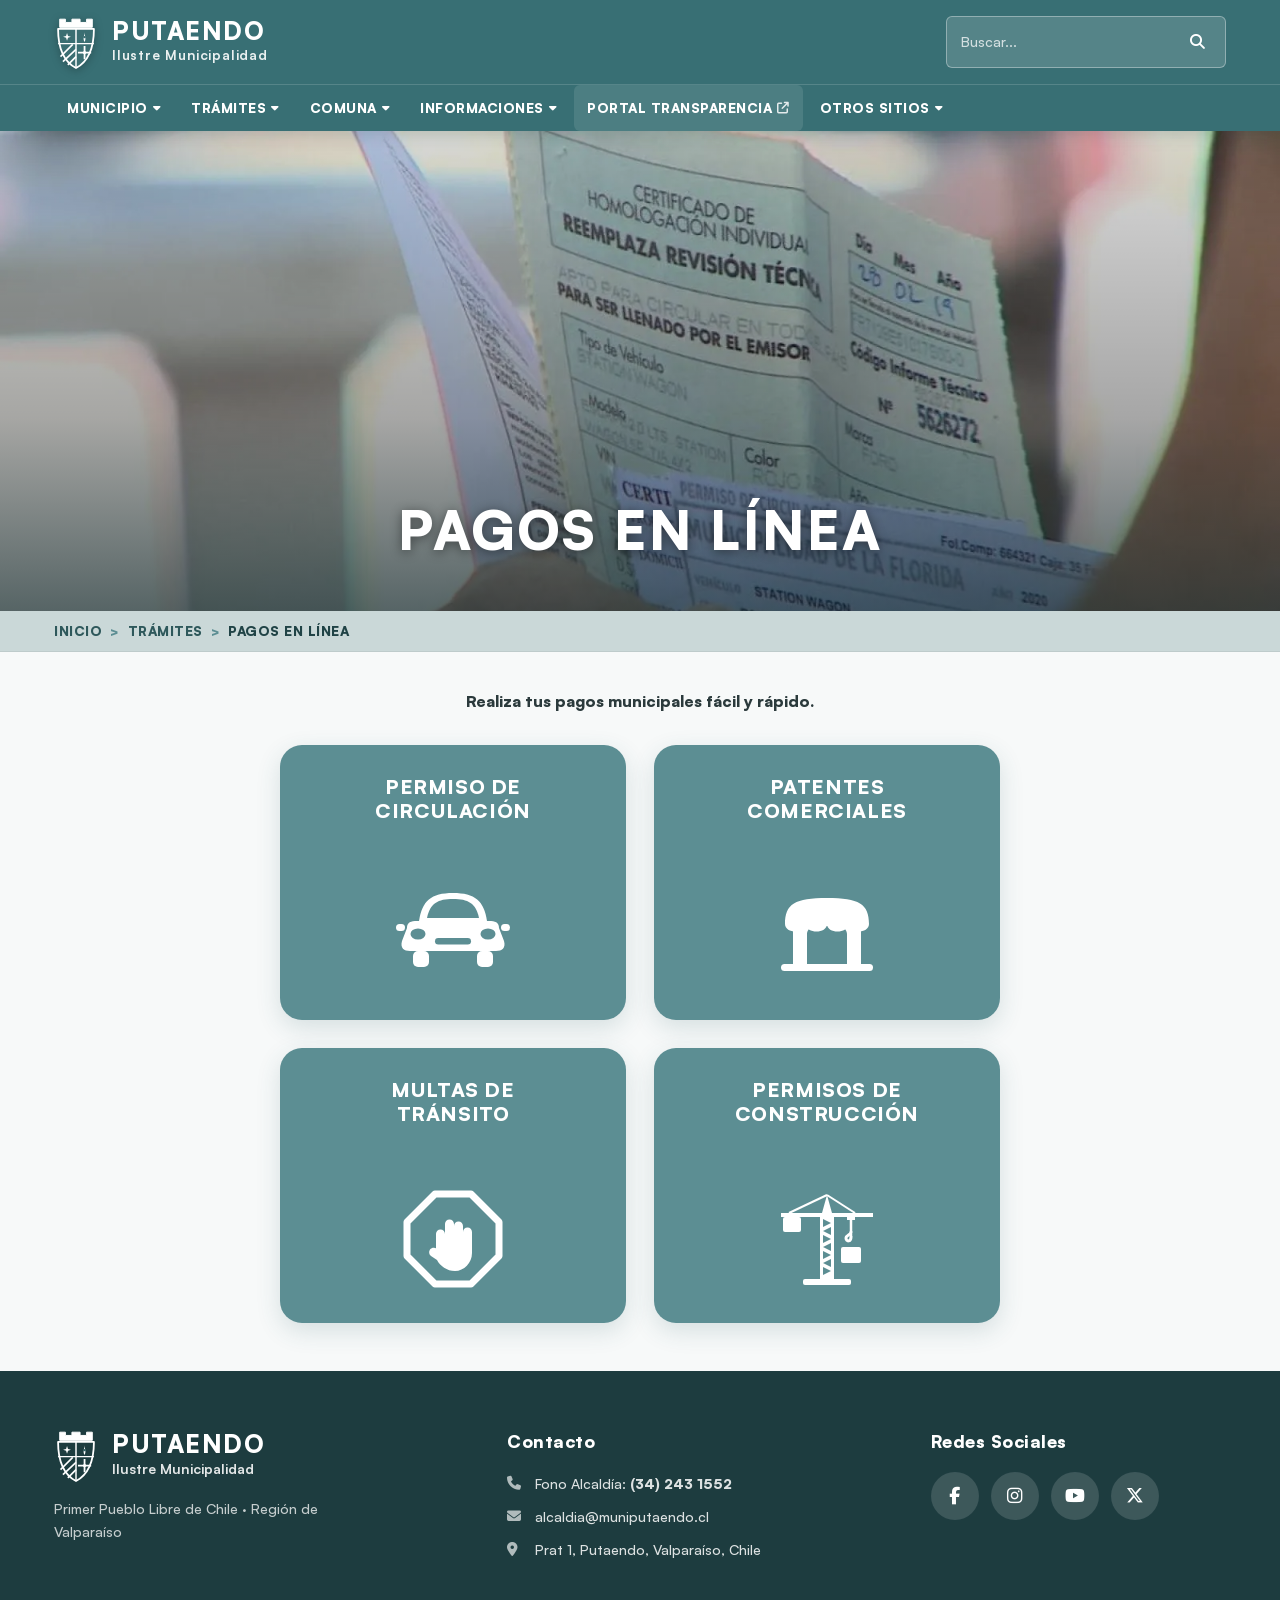
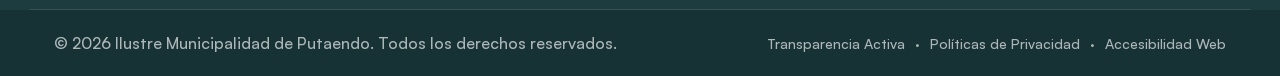
<file: pagos-en-linea.html>
<!DOCTYPE html>
<html lang="es">
<head>
    <meta charset="UTF-8">
    <meta name="viewport" content="width=device-width, initial-scale=1.0">
    <title>Pagos en L&iacute;nea | Ilustre Municipalidad de Putaendo</title>
    <meta name="description" content="Portal de Pagos en L&iacute;nea de la Ilustre Municipalidad de Putaendo. Realiza el pago de tu Permiso de Circulaci&oacute;n, Patentes Comerciales, Multas de Tr&aacute;nsito y Permisos de Construcci&oacute;n.">
    
        
    
    <!-- Optimizacion PageSpeed: Preconnect anticipado para fuentes e iconos -->
    <link rel="preconnect" href="https://fonts.googleapis.com">
    <link rel="preconnect" href="https://fonts.gstatic.com" crossorigin>
    <link rel="preconnect" href="https://api.fontshare.com" crossorigin>
    <link rel="preconnect" href="https://cdnjs.cloudflare.com" crossorigin>

    <!-- Optimizacion PageSpeed: Preload de Imagen LCP Prioritaria -->
    <link rel="preload" as="image" href="assets/permiso-circulacion/Banner_PermisoCir.webp" fetchpriority="high">

        <!-- Tipografias Oficiales: Carga Asincrona No Bloqueante (media="print" onload="this.media='all'") -->
    <link rel="stylesheet" href="https://api.fontshare.com/v2/css?f%5B%5D=satoshi@900,800,700,600,500,400&amp;display=swap" media="print" onload="this.media='all'">
    <noscript><link rel="stylesheet" href="https://api.fontshare.com/v2/css?f%5B%5D=satoshi@900,800,700,600,500,400&amp;display=swap"></noscript>
    <link rel="stylesheet" href="https://fonts.googleapis.com/css2?family=Lora:ital,wght@0,400;0,500;0,600;0,700;1,400;1,600&amp;display=swap" media="print" onload="this.media='all'">
    <noscript><link rel="stylesheet" href="https://fonts.googleapis.com/css2?family=Lora:ital,wght@0,400;0,500;0,600;0,700;1,400;1,600&amp;display=swap"></noscript>
    
    <!-- Font Awesome Icons: Carga Asincrona No Bloqueante -->
    <link rel="stylesheet" href="https://cdnjs.cloudflare.com/ajax/libs/font-awesome/6.5.1/css/all.min.css" media="print" onload="this.media='all'">
    <noscript><link rel="stylesheet" href="https://cdnjs.cloudflare.com/ajax/libs/font-awesome/6.5.1/css/all.min.css"></noscript>
    
    <!-- Hoja de estilos principal minificada -->
    <link rel="stylesheet" href="styles.min.css">


</head>
<body>
    <!-- Enlace de accesibilidad para saltar directamente al contenido principal -->
    <a href="#contenido-principal" class="skip-link">Saltar al contenido principal</a>

    <!-- =========================================================================
         CABECERA INSTITUCIONAL & NAVEGACI&Oacute;N
         ========================================================================= -->
    <header class="header" role="banner">
        <!-- Barra superior: Logotipo oficial + Buscador -->
        <div class="top-bar">
            <div class="container top-bar-container">
                <!-- Logotipo de la Municipalidad -->
                <a href="index.html" class="brand-logo" aria-label="Ilustre Municipalidad de Putaendo - Inicio">
                    <div class="brand-logo-content">
                        <!-- Escudo Vectorial Her&aacute;ldico de Putaendo -->
                        <svg class="muni-shield" viewBox="0 0 54 68" fill="none" xmlns="http://www.w3.org/2000/svg" aria-hidden="true">
                            <path d="M7 16 L7 6 L14 6 L14 10 L22 10 L22 6 L32 6 L32 10 L40 10 L40 6 L47 6 L47 16 Z" fill="#ffffff" stroke="#ffffff" stroke-width="1.2" stroke-linejoin="round"/>
                            <path d="M5 18 H49 C49 42 42 58 27 66 C12 58 5 42 5 18 Z" fill="#3b6e72" stroke="#ffffff" stroke-width="2.2" stroke-linejoin="round"/>
                            <line x1="5" y1="36" x2="49" y2="36" stroke="#ffffff" stroke-width="1.8"/>
                            <line x1="27" y1="18" x2="27" y2="65" stroke="#ffffff" stroke-width="1.8"/>
                            <path d="M16 23 L17.2 26.5 L20.8 27.7 L17.2 28.9 L16 32.5 L14.8 28.9 L11.2 27.7 L14.8 26.5 Z" fill="#ffffff"/>
                            <path d="M37.5 22 C37.5 26 35 30 37.5 34 C40 30 37.5 26 37.5 22 Z" fill="#ffffff"/>
                            <circle cx="37.5" cy="28" r="1.5" fill="#3b6e72"/>
                            <line x1="8" y1="52" x2="23" y2="37" stroke="#ffffff" stroke-width="2"/>
                            <line x1="11" y1="58" x2="27" y2="43" stroke="#ffffff" stroke-width="2"/>
                            <line x1="17" y1="62" x2="27" y2="52" stroke="#ffffff" stroke-width="2"/>
                            <path d="M37.5 40 V54 M30.5 47 H44.5" stroke="#ffffff" stroke-width="2.2" stroke-linecap="square"/>
                            <circle cx="37.5" cy="47" r="2" fill="#ffffff"/>
                        </svg>
                        <div class="brand-text">
                            <span class="brand-name">PUTAENDO</span>
                            <span class="brand-sub">Ilustre Municipalidad</span>
                        </div>
                    </div>
                </a>

                <!-- Formulario de b&uacute;squeda accesible -->
                <div class="search-wrapper">
                    <form class="search-form" id="search-form" role="search" onsubmit="event.preventDefault(); window.ejecutarBusqueda();">
                        <label for="site-search" class="visually-hidden">Buscar en el sitio web de Putaendo</label>
                        <input type="search" id="site-search" class="search-input" placeholder="Buscar..." autocomplete="off">
                        <button type="submit" class="search-btn" aria-label="Ejecutar b&uacute;squeda">
                            <i class="fa-solid fa-magnifying-glass" aria-hidden="true"></i>
                        </button>
                    </form>
                    <!-- Contenedor desplegable de resultados rápidos -->
                    <div id="search-results-dropdown" class="search-results-dropdown" aria-live="polite"></div>
                </div>

                <!-- Bot&oacute;n Men&uacute; M&oacute;vil (Hamburguesa) -->
                <button class="mobile-toggle" id="mobile-toggle" aria-expanded="false" aria-controls="main-nav" aria-label="Abrir men&uacute; de navegaci&oacute;n">
                    <span class="hamburger-bar"></span>
                    <span class="hamburger-bar"></span>
                    <span class="hamburger-bar"></span>
                </button>

                <!-- Boton 3 Puntitos (Kebab Menu) para Scroll y Menu Compacto -->
                <button type="button" class="scroll-dots-btn" id="scroll-dots-btn" aria-label="Abrir men&uacute; de navegaci&oacute;n" aria-expanded="false" title="Men&uacute; de navegaci&oacute;n">
                    <i class="fa-solid fa-ellipsis-vertical" aria-hidden="true"></i>
                </button>
            </div>
        </div>

        <!-- Barra de Navegaci&oacute;n Principal con Men&uacute;s Desplegables -->
        <nav class="main-nav" id="main-nav" aria-label="Navegaci&oacute;n principal">
            <div class="container">
                <ul class="nav-list" id="nav-list">
                    <!-- Dropdown 1: MUNICIPIO -->
                    <li class="nav-item has-dropdown">
                        <a href="municipio.html" class="nav-btn-link" aria-expanded="false" aria-haspopup="true">
                            <span>MUNICIPIO</span>
                            <i class="fa-solid fa-caret-down dropdown-arrow" aria-hidden="true"></i>
                        </a>
                        <ul class="dropdown-menu">
                            <li><a href="municipio.html" class="dropdown-item">MUNICIPIO</a></li>
                            <li><a href="municipio.html#autoridades" class="dropdown-item">AUTORIDADES</a></li>
                            <li><a href="municipio.html#organigrama" class="dropdown-item"><span>ORGANIGRAMA</span> <span class="nav-badge-soon">Pr&oacute;ximamente</span></a></li>
                            <li><a href="municipio.html#contacto" class="dropdown-item">CONTACTO</a></li>
                        </ul>
                    </li>

                    <!-- Dropdown 2: TR&Aacute;MITES (Activo) -->
                    <li class="nav-item has-dropdown is-active">
                        <button class="nav-btn-link" aria-expanded="false" aria-haspopup="true">
                            <span>TR&Aacute;MITES</span>
                            <i class="fa-solid fa-caret-down dropdown-arrow" aria-hidden="true"></i>
                        </button>
                        <ul class="dropdown-menu">
                            <li><a href="pagos-en-linea.html" class="dropdown-item active-page">PAGOS EN L&Iacute;NEA</a></li>
                            <li><a href="index.html#tramite-solicitudes" class="dropdown-item"><span>SOLICITUDES</span> <span class="nav-badge-soon">Pr&oacute;ximamente</span></a></li>
                            <li><a href="index.html#tramite-becas" class="dropdown-item"><span>BECAS Y BENEFICIOS</span> <span class="nav-badge-soon">Pr&oacute;ximamente</span></a></li>
                        </ul>
                    </li>

                    <!-- Dropdown 3: COMUNA -->
                    <li class="nav-item has-dropdown">
                        <a href="comuna.html" class="nav-btn-link" aria-expanded="false" aria-haspopup="true">
                            <span>COMUNA</span>
                            <i class="fa-solid fa-caret-down dropdown-arrow" aria-hidden="true"></i>
                        </a>
                        <ul class="dropdown-menu">
                            <li><a href="comuna.html" class="dropdown-item">CONOCE LA COMUNA</a></li>
                            <li><a href="comuna.html#historia" class="dropdown-item"><span>HISTORIA</span> <span class="nav-badge-soon">Pr&oacute;ximamente</span></a></li>
                            <li><a href="turismo.html" class="dropdown-item">TURISMO</a></li>
                        </ul>
                    </li>

                    <!-- Dropdown 4: INFORMACIONES -->
                    <li class="nav-item has-dropdown">
                        <button class="nav-btn-link" aria-expanded="false" aria-haspopup="true">
                            <span>INFORMACIONES</span>
                            <i class="fa-solid fa-caret-down dropdown-arrow" aria-hidden="true"></i>
                        </button>
                        <ul class="dropdown-menu">
                            <li><a href="noticias.html" class="dropdown-item">NOTICIAS</a></li>
                            <li><a href="index.html#empleo" class="dropdown-item"><span>EMPLEO</span> <span class="nav-badge-soon">Pr&oacute;ximamente</span></a></li>
                            <li><a href="juntos-planificamos.html" class="dropdown-item">JUNTOS PLANIFICAMOS</a></li>
                        </ul>
                    </li>

                    <!-- Enlace directo: PORTAL TRANSPARENCIA -->
                    <li class="nav-item">
                        <a href="https://www.portaltransparencia.cl" target="_blank" rel="noopener noreferrer" class="nav-link nav-link-highlight">
                            <span>PORTAL TRANSPARENCIA</span>
                            <i class="fa-solid fa-arrow-up-right-from-square external-icon" aria-hidden="true"></i>
                        </a>
                    </li>

                    <!-- Dropdown 5: OTROS SITIOS -->
                    <li class="nav-item has-dropdown">
                        <button class="nav-btn-link" aria-expanded="false" aria-haspopup="true">
                            <span>OTROS SITIOS</span>
                            <i class="fa-solid fa-caret-down dropdown-arrow" aria-hidden="true"></i>
                        </button>
                        <ul class="dropdown-menu">
                            <li><a href="index.html#emprendedores" class="dropdown-item"><span>RED DE EMPRENDEDORES</span> <span class="nav-badge-soon">Pr&oacute;ximamente</span></a></li>
                        </ul>
                    </li>
                                    <!-- Busqueda rapida en modo Scroll (Icono Lupa segun maqueta) -->
                    <li class="nav-item nav-item-scrolled-search">
                        <button type="button" class="scrolled-search-btn" id="scrolled-search-btn" aria-label="Buscar en el sitio" title="Buscar">
                            <i class="fa-solid fa-magnifying-glass" aria-hidden="true"></i>
                        </button>
                        <div class="scrolled-search-popover" id="scrolled-search-popover">
                            <form class="scrolled-search-form" id="scrolled-search-form" onsubmit="event.preventDefault();">
                                <label for="scrolled-search-input" class="visually-hidden">Buscar en el sitio web</label>
                                <input type="search" class="scrolled-search-field" id="scrolled-search-input" placeholder="Buscar en el sitio..." autocomplete="off">
                                <button type="submit" class="scrolled-search-submit" id="scrolled-search-submit" aria-label="Ejecutar b&uacute;squeda">
                                    <i class="fa-solid fa-arrow-right" aria-hidden="true"></i>
                                </button>
                            </form>
                            <div class="scrolled-search-results" id="scrolled-search-results"></div>
                        </div>
                    </li>
                </ul>
            </div>
        </nav>
    </header>

    <!-- =========================================================================
         CONTENIDO PRINCIPAL: PORTAL PAGOS EN L&Iacute;NEA
         ========================================================================= -->
    <main id="contenido-principal" class="main-content">

        <!-- =====================================================================
             1. HERO BANNER PANOR&Aacute;MICO CENTRADO: PAGOS EN L&Iacute;NEA
             ===================================================================== -->
        <section class="comuna-hero-section" aria-label="Portal de Pagos en L&iacute;nea">
            <div class="comuna-hero-wrapper">
                <img src="assets/permiso-circulacion/Banner_PermisoCir.webp" alt="Portal de Pagos en L&iacute;nea Ilustre Municipalidad de Putaendo"    class="comuna-hero-img" width="1920" height="1080" loading="eager" fetchpriority="high" decoding="async">
                <div class="comuna-hero-overlay"></div>
                <div class="comuna-hero-content">
                    <h1 class="comuna-hero-title">PAGOS EN L&Iacute;NEA</h1>
                </div>
            </div>
        </section>

        <!-- =====================================================================
             2. MIGA DE PAN (BREADCRUMB STRIP)
             ===================================================================== -->
        <nav class="pagos-breadcrumb-bar" aria-label="Miga de pan">
            <div class="container">
                <div class="pagos-breadcrumb-list">
                    <a href="index.html">INICIO</a>
                    <span class="pagos-breadcrumb-sep">&gt;</span>
                    <a href="index.html#tramites">TR&Aacute;MITES</a>
                    <span class="pagos-breadcrumb-sep">&gt;</span>
                    <span class="pagos-breadcrumb-current" aria-current="page">PAGOS EN L&Iacute;NEA</span>
                </div>
            </div>
        </nav>

        <!-- =====================================================================
             3. INTRODUCCI&Oacute;N Y GRILLA DE TARJETAS DE TR&Aacute;MITES
             ===================================================================== -->
        <div class="pagos-main-content">
            <div class="container">

                <h2 class="visually-hidden">Tr&aacute;mites y Pagos Municipales Disponibles</h2>

                <!-- Texto de introducci&oacute;n fiel a la maqueta -->
                <p class="pagos-intro-text">
                    Realiza tus pagos municipales f&aacute;cil y r&aacute;pido.
                </p>

                <!-- Grilla 2x2 de Tr&aacute;mites -->
                <div class="pagos-grid">

                    <!-- Tarjeta 1: PERMISO DE CIRCULACION (Enlace directo al tramite) -->
                    <a href="permiso-circulacion.html" class="pagos-card" id="card-permiso-circulacion" aria-label="Ir a tramite de Permiso de Circulacion">
                        <span class="pagos-card-title">PERMISO DE<br>CIRCULACI&Oacute;N</span>
                        <span class="pagos-card-icon-wrap">
                            <svg viewBox="0 0 120 100" class="pagos-card-icon" xmlns="http://www.w3.org/2000/svg" aria-hidden="true">
                                <mask id="car-mask">
                                    <rect width="120" height="100" fill="white" />
                                    <!-- Parabrisas frontal con bordes redondeados -->
                                    <path d="M34 32 C37 17, 45 13, 60 13 C75 13, 83 17, 86 32 Z" fill="black"/>
                                    <!-- Focos delanteros -->
                                    <ellipse cx="25" cy="48" rx="7.5" ry="5.5" fill="black" />
                                    <ellipse cx="95" cy="48" rx="7.5" ry="5.5" fill="black" />
                                    <!-- Rejilla de parachoques inferior -->
                                    <rect x="42" y="52" width="36" height="6.5" rx="3.25" fill="black" />
                                </mask>
                                <g mask="url(#car-mask)" fill="#ffffff">
                                    <!-- Techo y cabina -->
                                    <path d="M26 35 C29 15, 38 7, 60 7 C82 7, 91 15, 94 35 Z" />
                                    <!-- Carroceria frontal -->
                                    <path d="M14 42 C14 36, 18 35, 24 35 L96 35 C102 35, 106 36, 106 42 L111 55 C113 62, 109 65, 103 65 L17 65 C11 65, 7 62, 9 55 Z" />
                                    <!-- Espejos retrovisores laterales -->
                                    <rect x="3" y="38" width="9" height="7" rx="3.5" />
                                    <rect x="108" y="38" width="9" height="7" rx="3.5" />
                                    <!-- Neumaticos -->
                                    <rect x="20" y="65" width="16" height="16" rx="5" />
                                    <rect x="84" y="65" width="16" height="16" rx="5" />
                                </g>
                            </svg>
                        </span>
                    </a>

                    <!-- Tarjeta 2: PATENTES COMERCIALES -->
                    <button type="button" class="pagos-card" data-payment-modal="patentes" aria-label="Informacion de pago de Patentes Comerciales">
                        <span class="pagos-card-title">PATENTES<br>COMERCIALES</span>
                        <span class="pagos-card-icon-wrap">
                            <svg viewBox="0 0 120 100" class="pagos-card-icon" xmlns="http://www.w3.org/2000/svg" aria-hidden="true">
                                <!-- Techo de toldo ondeado con 4 ondas simetricas -->
                                <path d="M18 38 C18 18, 28 12, 60 12 C92 12, 102 18, 102 38 
                                         C102 48, 81 48, 81 38 
                                         C81 48, 60 48, 60 38 
                                         C60 48, 39 48, 39 38 
                                         C39 48, 18 48, 18 38 Z" fill="#ffffff" />
                                <!-- Pilares laterales y dintel de la tienda -->
                                <path d="M26 38 H94 V78 H80 V48 C80 44, 76 40, 72 40 H48 C44 40, 40 44, 40 48 V78 H26 Z" fill="#ffffff" />
                                <!-- Escalon inferior de la base -->
                                <rect x="14" y="78" width="92" height="7" rx="3.5" fill="#ffffff" />
                            </svg>
                        </span>
                    </button>

                    <!-- Tarjeta 3: MULTAS DE TR&Aacute;NSITO -->
                    <button type="button" class="pagos-card" data-payment-modal="multas" aria-label="Informacion de pago de Multas de Transito">
                        <span class="pagos-card-title">MULTAS DE<br>TR&Aacute;NSITO</span>
                        <span class="pagos-card-icon-wrap">
                            <svg viewBox="0 0 120 100" class="pagos-card-icon" xmlns="http://www.w3.org/2000/svg" aria-hidden="true">
                                <!-- Senal de Pare octagonal -->
                                <polygon points="42,5 78,5 106,33 106,67 78,95 42,95 14,67 14,33" fill="none" stroke="#ffffff" stroke-width="7" stroke-linejoin="round"/>
                                <!-- Mano de detencion en el centro -->
                                <path d="M50 72 C46 72, 43 68, 43 64 L43 45 C43 42.5, 45 40.5, 47.5 40.5 C50 40.5, 52 42.5, 52 45 L52 58 L52 35 C52 32.5, 54 30.5, 56.5 30.5 C59 30.5, 61 32.5, 61 35 L61 58 L61 37 C61 34.5, 63 32.5, 65.5 32.5 C68 32.5, 70 34.5, 70 37 L70 58 L70 43 C70 40.5, 72 38.5, 74.5 38.5 C77 38.5, 79 40.5, 79 43 L79 64 C79 74, 71 82, 62 82 C54 82, 47 77, 44 71 L38 67 C36 65.5, 35.5 62.5, 37 60.5 C38.5 58.5, 41.5 58, 43.5 59.5 L50 64 Z" fill="#ffffff"/>
                            </svg>
                        </span>
                    </button>

                    <!-- Tarjeta 4: PERMISOS DE CONSTRUCCI&Oacute;N -->
                    <button type="button" class="pagos-card" data-payment-modal="obras" aria-label="Informacion de pago de Permisos de Construccion">
                        <span class="pagos-card-title">PERMISOS DE<br>CONSTRUCCI&Oacute;N</span>
                        <span class="pagos-card-icon-wrap">
                            <svg viewBox="0 0 120 100" class="pagos-card-icon" xmlns="http://www.w3.org/2000/svg" aria-hidden="true">
                                <!-- Base inferior -->
                                <rect x="36" y="90" width="48" height="6" rx="2" fill="#ffffff"/>
                                <!-- Mastil reticular vertical con patron zigzag -->
                                <rect x="53" y="24" width="14" height="66" fill="#ffffff"/>
                                <!-- Calados reticulares en zigzag -->
                                <polygon points="56,30 64,34 56,38" fill="#5c8e93"/>
                                <polygon points="64,38 56,42 64,46" fill="#5c8e93"/>
                                <polygon points="56,46 64,50 56,54" fill="#5c8e93"/>
                                <polygon points="64,54 56,58 64,62" fill="#5c8e93"/>
                                <polygon points="56,62 64,66 56,70" fill="#5c8e93"/>
                                <polygon points="64,70 56,74 64,78" fill="#5c8e93"/>
                                <polygon points="56,78 64,82 56,86" fill="#5c8e93"/>
                                <!-- Pluma horizontal y cuspide de la torre -->
                                <path d="M60 6 L65 24 L106 24 L106 28 L14 28 L14 24 L55 24 Z" fill="#ffffff"/>
                                <!-- Tirantes de cables desde la cuspide -->
                                <line x1="60" y1="6" x2="22" y2="24" stroke="#ffffff" stroke-width="2"/>
                                <line x1="60" y1="6" x2="88" y2="24" stroke="#ffffff" stroke-width="2"/>
                                <!-- Contrapeso en contrapluma izquierda -->
                                <rect x="16" y="28" width="18" height="15" rx="2" fill="#ffffff"/>
                                <!-- Carro, cable y gancho de elevacion -->
                                <rect x="80" y="28" width="8" height="3" fill="#ffffff"/>
                                <line x1="84" y1="31" x2="84" y2="48" stroke="#ffffff" stroke-width="2.5"/>
                                <path d="M84 48 C84 53, 79 53, 79 49 C79 46, 84 46, 84 43" fill="none" stroke="#ffffff" stroke-width="3" stroke-linecap="round"/>
                                <!-- Carga suspendida -->
                                <rect x="74" y="58" width="20" height="16" rx="2" fill="#ffffff"/>
                            </svg>
                        </span>
                    </button>

                </div>
            </div>
        </div>

    </main>

    <!-- =========================================================================
         MODAL INFORMATIVO PARA TR&Aacute;MITES EN HABILITACI&Oacute;N DIGITAL
         ========================================================================= -->
    <div id="pagos-info-modal" class="pagos-modal-overlay" role="dialog" aria-modal="true" aria-hidden="true" aria-labelledby="pagos-modal-title">
        <div class="pagos-modal-box">
            <div class="pagos-modal-icon">
                <i id="pagos-modal-icon-i" class="fa-solid fa-circle-info" aria-hidden="true"></i>
            </div>
            <h3 id="pagos-modal-title" class="pagos-modal-title">Tr&aacute;mite en L&iacute;nea</h3>
            <p id="pagos-modal-desc" class="pagos-modal-desc">
                Informaci&oacute;n del tr&aacute;mite municipal.
            </p>
            <button type="button" id="pagos-modal-close" class="pagos-modal-btn-close">
                Entendido
            </button>
        </div>
    </div>

    <!-- =========================================================================
         PIE DE P&Aacute;GINA INSTITUCIONAL COMPACTO (SITE FOOTER FIEL A LA MAQUETA)
         ========================================================================= -->
    <footer class="site-footer" role="contentinfo">
        <div class="container footer-container">
            <!-- Bloque 1: Escudo y Nombre Municipal -->
            <div class="footer-col footer-col-brand">
                <div class="footer-logo">
                    <!-- Escudo Vectorial en blanco -->
                    <svg class="footer-shield" viewBox="0 0 54 68" fill="none" xmlns="http://www.w3.org/2000/svg" aria-hidden="true">
                        <path d="M7 16 L7 6 L14 6 L14 10 L22 10 L22 6 L32 6 L32 10 L40 10 L40 6 L47 6 L47 16 Z" fill="#ffffff" stroke="#ffffff" stroke-width="1.2" stroke-linejoin="round"/>
                        <path d="M5 18 H49 C49 42 42 58 27 66 C12 58 5 42 5 18 Z" fill="none" stroke="#ffffff" stroke-width="2.2" stroke-linejoin="round"/>
                        <line x1="5" y1="36" x2="49" y2="36" stroke="#ffffff" stroke-width="1.8"/>
                        <line x1="27" y1="18" x2="27" y2="65" stroke="#ffffff" stroke-width="1.8"/>
                        <path d="M16 23 L17.2 26.5 L20.8 27.7 L17.2 28.9 L16 32.5 L14.8 28.9 L11.2 27.7 L14.8 26.5 Z" fill="#ffffff"/>
                        <path d="M37.5 22 C37.5 26 35 30 37.5 34 C40 30 37.5 26 37.5 22 Z" fill="#ffffff"/>
                        <circle cx="37.5" cy="28" r="1.5" fill="#2d5e62"/>
                        <line x1="8" y1="52" x2="23" y2="37" stroke="#ffffff" stroke-width="2"/>
                        <line x1="11" y1="58" x2="27" y2="43" stroke="#ffffff" stroke-width="2"/>
                        <line x1="17" y1="62" x2="27" y2="52" stroke="#ffffff" stroke-width="2"/>
                        <path d="M37.5 40 V54 M30.5 47 H44.5" stroke="#ffffff" stroke-width="2.2" stroke-linecap="square"/>
                        <circle cx="37.5" cy="47" r="2" fill="#ffffff"/>
                    </svg>
                    <div class="footer-brand-text">
                        <span class="footer-title">PUTAENDO</span>
                        <span class="footer-subtitle">Ilustre Municipalidad</span>
                    </div>
                </div>
                <p class="footer-motto">Primer Pueblo Libre de Chile · Región de Valparaíso</p>
            </div>

            <!-- Bloque 2: Información de Contacto Oficial -->
            <div class="footer-col footer-col-contact">
                <h4 class="footer-col-title">Contacto</h4>
                <ul class="contact-list">
                    <li>
                        <i class="fa-solid fa-phone" aria-hidden="true"></i>
                        <span>Fono Alcaldía: <strong>(34) 243 1552</strong></span>
                    </li>
                    <li>
                        <i class="fa-solid fa-envelope" aria-hidden="true"></i>
                        <span>alcaldia@muniputaendo.cl</span>
                    </li>
                    <li>
                        <i class="fa-solid fa-location-dot" aria-hidden="true"></i>
                        <span>Prat 1, Putaendo, Valparaíso, Chile</span>
                    </li>
                </ul>
            </div>

            <!-- Bloque 3: Redes Sociales -->
            <div class="footer-col footer-col-social">
                <h4 class="footer-col-title">Redes Sociales</h4>
                <div class="social-links-grid">
                    <a href="https://facebook.com" target="_blank" rel="noopener noreferrer" class="social-circle-btn" aria-label="Facebook Ilustre Municipalidad de Putaendo">
                        <i class="fa-brands fa-facebook-f" aria-hidden="true"></i>
                    </a>
                    <a href="https://instagram.com" target="_blank" rel="noopener noreferrer" class="social-circle-btn" aria-label="Instagram Ilustre Municipalidad de Putaendo">
                        <i class="fa-brands fa-instagram" aria-hidden="true"></i>
                    </a>
                    <a href="https://youtube.com" target="_blank" rel="noopener noreferrer" class="social-circle-btn" aria-label="YouTube Ilustre Municipalidad de Putaendo">
                        <i class="fa-brands fa-youtube" aria-hidden="true"></i>
                    </a>
                    <a href="https://x.com" target="_blank" rel="noopener noreferrer" class="social-circle-btn" aria-label="X (Twitter) Ilustre Municipalidad de Putaendo">
                        <i class="fa-brands fa-x-twitter" aria-hidden="true"></i>
                    </a>
                </div>
            </div>
        </div>

        <!-- Barra inferior de Copyright y Enlaces Legales -->
        <div class="footer-bottom-bar">
            <div class="container footer-bottom-container">
                <p>&copy; 2026 Ilustre Municipalidad de Putaendo. Todos los derechos reservados.</p>
                <div class="footer-legal-links">
                    <a href="https://www.portaltransparencia.cl" target="_blank" rel="noopener noreferrer">Transparencia Activa</a>
                    <span>·</span>
                    <a href="#privacidad">Políticas de Privacidad</a>
                    <span>·</span>
                    <a href="#accesibilidad">Accesibilidad Web</a>
                </div>
            </div>
        </div>
    </footer>

    <!-- Script de interactividad -->
    <script src="script.min.js" defer></script>
</body>
</html>
</file>
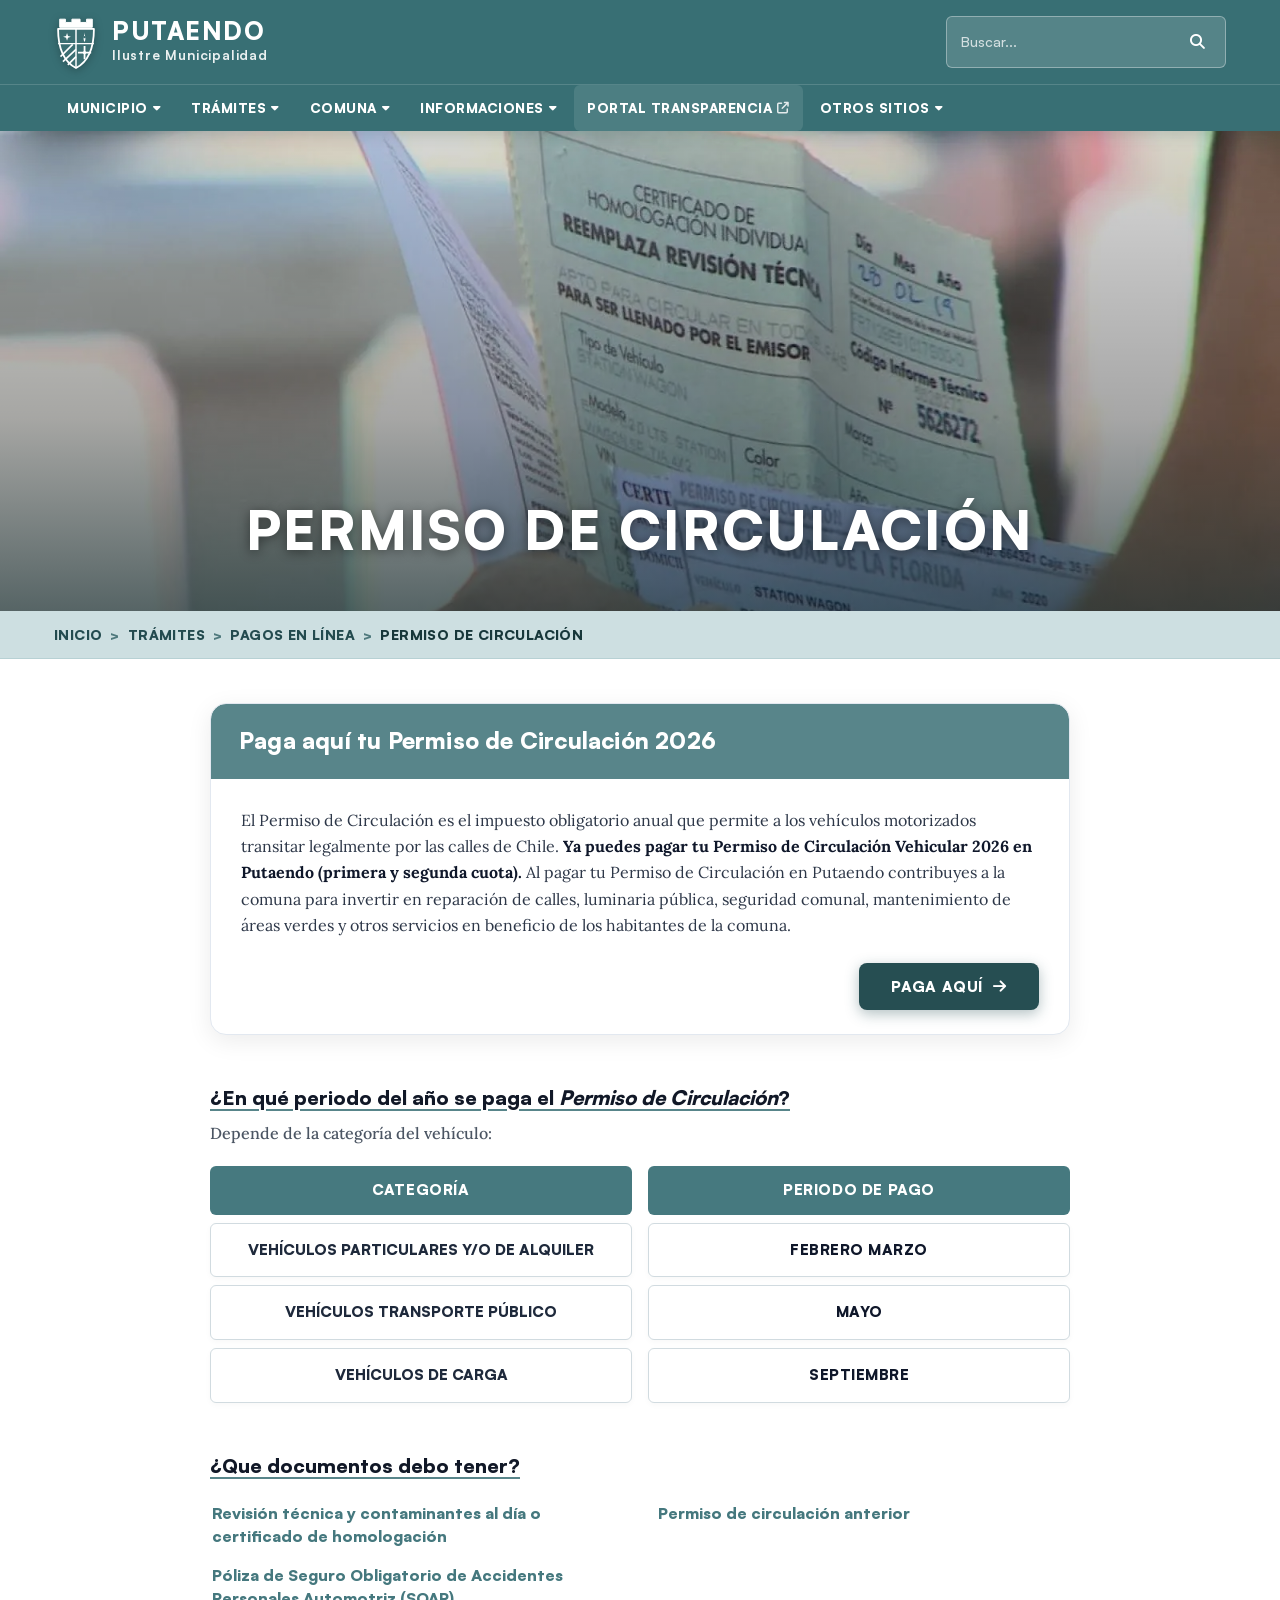
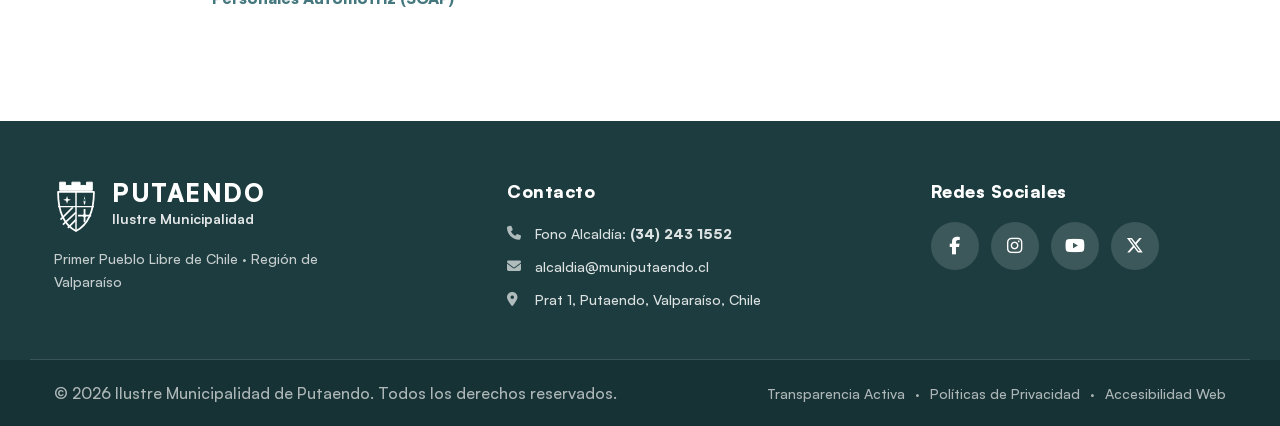
<file: permiso-circulacion.html>
<!DOCTYPE html>
<html lang="es">
<head>
    <meta charset="UTF-8">
    <meta name="viewport" content="width=device-width, initial-scale=1.0">
    <title>Permiso de Circulaci&oacute;n 2026 | Pagos en L&iacute;nea | Ilustre Municipalidad de Putaendo</title>
    <meta name="description" content="Paga aqu&iacute; tu Permiso de Circulaci&oacute;n Vehicular 2026 en la Ilustre Municipalidad de Putaendo. Conoce los periodos de pago por categor&iacute;a y los documentos requeridos.">
    
        
    
    <!-- Optimizacion PageSpeed: Preconnect anticipado para fuentes e iconos -->
    <link rel="preconnect" href="https://fonts.googleapis.com">
    <link rel="preconnect" href="https://fonts.gstatic.com" crossorigin>
    <link rel="preconnect" href="https://api.fontshare.com" crossorigin>
    <link rel="preconnect" href="https://cdnjs.cloudflare.com" crossorigin>

    <!-- Optimizacion PageSpeed: Preload de Imagen LCP Prioritaria -->
    <link rel="preload" as="image" href="assets/permiso-circulacion/Banner_PermisoCir.webp" fetchpriority="high">

        <!-- Tipografias Oficiales: Carga Asincrona No Bloqueante (media="print" onload="this.media='all'") -->
    <link rel="stylesheet" href="https://api.fontshare.com/v2/css?f%5B%5D=satoshi@900,800,700,600,500,400&amp;display=swap" media="print" onload="this.media='all'">
    <noscript><link rel="stylesheet" href="https://api.fontshare.com/v2/css?f%5B%5D=satoshi@900,800,700,600,500,400&amp;display=swap"></noscript>
    <link rel="stylesheet" href="https://fonts.googleapis.com/css2?family=Lora:ital,wght@0,400;0,500;0,600;0,700;1,400;1,600&amp;display=swap" media="print" onload="this.media='all'">
    <noscript><link rel="stylesheet" href="https://fonts.googleapis.com/css2?family=Lora:ital,wght@0,400;0,500;0,600;0,700;1,400;1,600&amp;display=swap"></noscript>
    
    <!-- Font Awesome Icons: Carga Asincrona No Bloqueante -->
    <link rel="stylesheet" href="https://cdnjs.cloudflare.com/ajax/libs/font-awesome/6.5.1/css/all.min.css" media="print" onload="this.media='all'">
    <noscript><link rel="stylesheet" href="https://cdnjs.cloudflare.com/ajax/libs/font-awesome/6.5.1/css/all.min.css"></noscript>
    
    <!-- Hoja de estilos principal minificada -->
    <link rel="stylesheet" href="styles.min.css">


</head>
<body class="tramite-page-bg">
    <!-- Enlace de accesibilidad -->
    <a href="#contenido-principal" class="skip-link">Saltar al contenido principal</a>

    <!-- =========================================================================
         CABECERA INSTITUCIONAL & NAVEGACI&Oacute;N
         ========================================================================= -->
    <header class="header" role="banner">
        <!-- Barra superior: Logotipo oficial + Buscador -->
        <div class="top-bar">
            <div class="container top-bar-container">
                <!-- Logotipo de la Municipalidad -->
                <a href="index.html" class="brand-logo" aria-label="Ilustre Municipalidad de Putaendo - Inicio">
                    <div class="brand-logo-content">
                        <!-- Escudo Vectorial Her&aacute;ldico de Putaendo -->
                        <svg class="muni-shield" viewBox="0 0 54 68" fill="none" xmlns="http://www.w3.org/2000/svg" aria-hidden="true">
                            <path d="M7 16 L7 6 L14 6 L14 10 L22 10 L22 6 L32 6 L32 10 L40 10 L40 6 L47 6 L47 16 Z" fill="#ffffff" stroke="#ffffff" stroke-width="1.2" stroke-linejoin="round"/>
                            <path d="M5 18 H49 C49 42 42 58 27 66 C12 58 5 42 5 18 Z" fill="#3b6e72" stroke="#ffffff" stroke-width="2.2" stroke-linejoin="round"/>
                            <line x1="5" y1="36" x2="49" y2="36" stroke="#ffffff" stroke-width="1.8"/>
                            <line x1="27" y1="18" x2="27" y2="65" stroke="#ffffff" stroke-width="1.8"/>
                            <path d="M16 23 L17.2 26.5 L20.8 27.7 L17.2 28.9 L16 32.5 L14.8 28.9 L11.2 27.7 L14.8 26.5 Z" fill="#ffffff"/>
                            <path d="M37.5 22 C37.5 26 35 30 37.5 34 C40 30 37.5 26 37.5 22 Z" fill="#ffffff"/>
                            <circle cx="37.5" cy="28" r="1.5" fill="#3b6e72"/>
                            <line x1="8" y1="52" x2="23" y2="37" stroke="#ffffff" stroke-width="2"/>
                            <line x1="11" y1="58" x2="27" y2="43" stroke="#ffffff" stroke-width="2"/>
                            <line x1="17" y1="62" x2="27" y2="52" stroke="#ffffff" stroke-width="2"/>
                            <path d="M37.5 40 V54 M30.5 47 H44.5" stroke="#ffffff" stroke-width="2.2" stroke-linecap="square"/>
                            <circle cx="37.5" cy="47" r="2" fill="#ffffff"/>
                        </svg>
                        
                        <div class="brand-text">
                            <span class="brand-name">PUTAENDO</span>
                            <span class="brand-sub">Ilustre Municipalidad</span>
                        </div>
                    </div>
                </a>

                <!-- Formulario de b&uacute;squeda accesible -->
                <div class="search-wrapper">
                    <form class="search-form" id="search-form" role="search" onsubmit="event.preventDefault(); window.ejecutarBusqueda();">
                        <label for="site-search" class="visually-hidden">Buscar en el sitio web de Putaendo</label>
                        <input type="search" id="site-search" class="search-input" placeholder="Buscar..." autocomplete="off">
                        <button type="submit" class="search-btn" aria-label="Ejecutar b&uacute;squeda">
                            <i class="fa-solid fa-magnifying-glass" aria-hidden="true"></i>
                        </button>
                    </form>
                                        <div id="search-results-dropdown" class="search-results-dropdown" aria-live="polite"></div>
                </div>

                <!-- Boton Menu Hamburguesa para Moviles -->
                <button class="mobile-toggle" id="mobile-toggle" aria-label="Abrir menu de navegacion" aria-expanded="false" aria-controls="main-nav">
                    <span class="hamburger-bar"></span>
                    <span class="hamburger-bar"></span>
                    <span class="hamburger-bar"></span>
                </button>

                <!-- Boton 3 Puntitos (Kebab Menu) para Scroll y Menu Compacto -->
                <button type="button" class="scroll-dots-btn" id="scroll-dots-btn" aria-label="Abrir men&uacute; de navegaci&oacute;n" aria-expanded="false" title="Men&uacute; de navegaci&oacute;n">
                    <i class="fa-solid fa-ellipsis-vertical" aria-hidden="true"></i>
                </button>
            </div>
        </div>

        <!-- Barra de Navegacion Principal con Menus Desplegables -->
                <!-- Barra de Navegacion Principal con Menus Desplegables -->
        <nav class="main-nav" id="main-nav" aria-label="Navegacion principal">
            <div class="container">
                <ul class="nav-list" id="nav-list">
                    <!-- Dropdown 1: MUNICIPIO -->
                    <li class="nav-item has-dropdown">
                        <a href="municipio.html" class="nav-btn-link" aria-expanded="false" aria-haspopup="true">
                            <span>MUNICIPIO</span>
                            <i class="fa-solid fa-caret-down dropdown-arrow" aria-hidden="true"></i>
                        </a>
                        <ul class="dropdown-menu">
                            <li><a href="municipio.html" class="dropdown-item">MUNICIPIO</a></li>
                            <li><a href="municipio.html#autoridades" class="dropdown-item">AUTORIDADES</a></li>
                            <li><a href="municipio.html#organigrama" class="dropdown-item"><span>ORGANIGRAMA</span> <span class="nav-badge-soon">Pr&oacute;ximamente</span></a></li>
                            <li><a href="municipio.html#contacto" class="dropdown-item">CONTACTO</a></li>
                        </ul>
                    </li>

                    <!-- Dropdown 2: TRAMITES -->
                    <li class="nav-item has-dropdown">
                        <button class="nav-btn-link" aria-expanded="false" aria-haspopup="true">
                            <span>TR&Aacute;MITES</span>
                            <i class="fa-solid fa-caret-down dropdown-arrow" aria-hidden="true"></i>
                        </button>
                        <ul class="dropdown-menu">
                            <li><a href="pagos-en-linea.html" class="dropdown-item">PAGOS EN L&Iacute;NEA</a></li>
                            <li><a href="index.html#tramite-solicitudes" class="dropdown-item"><span>SOLICITUDES</span> <span class="nav-badge-soon">Pr&oacute;ximamente</span></a></li>
                            <li><a href="index.html#tramite-becas" class="dropdown-item"><span>BECAS Y BENEFICIOS</span> <span class="nav-badge-soon">Pr&oacute;ximamente</span></a></li>
                        </ul>
                    </li>

                    <!-- Dropdown 3: COMUNA (solo ese) -->
                    <li class="nav-item has-dropdown">
                        <a href="comuna.html" class="nav-btn-link" aria-expanded="false" aria-haspopup="true">
                            <span>COMUNA</span>
                            <i class="fa-solid fa-caret-down dropdown-arrow" aria-hidden="true"></i>
                        </a>
                        <ul class="dropdown-menu">
                            <li><a href="comuna.html" class="dropdown-item">CONOCE LA COMUNA</a></li>
                            <li><a href="comuna.html#historia" class="dropdown-item"><span>HISTORIA</span> <span class="nav-badge-soon">Pr&oacute;ximamente</span></a></li>
                            <li><a href="turismo.html" class="dropdown-item">TURISMO</a></li>
                        </ul>
                    </li>

                    <!-- Dropdown 4: INFORMACIONES -->
                    <li class="nav-item has-dropdown">
                        <button class="nav-btn-link" aria-expanded="false" aria-haspopup="true">
                            <span>INFORMACIONES</span>
                            <i class="fa-solid fa-caret-down dropdown-arrow" aria-hidden="true"></i>
                        </button>
                        <ul class="dropdown-menu">
                            <li><a href="noticias.html" class="dropdown-item">NOTICIAS</a></li>
                            <li><a href="index.html#empleo" class="dropdown-item"><span>EMPLEO</span> <span class="nav-badge-soon">Pr&oacute;ximamente</span></a></li>
                            <li><a href="juntos-planificamos.html" class="dropdown-item">JUNTOS PLANIFICAMOS</a></li>
                        </ul>
                    </li>

                    <!-- Enlace directo: PORTAL TRANSPARENCIA -->
                    <li class="nav-item">
                        <a href="https://www.portaltransparencia.cl" target="_blank" rel="noopener noreferrer" class="nav-link nav-link-highlight">
                            <span>PORTAL TRANSPARENCIA</span>
                            <i class="fa-solid fa-arrow-up-right-from-square external-icon" aria-hidden="true"></i>
                        </a>
                    </li>

                    <!-- Dropdown 5: OTROS SITIOS -->
                    <li class="nav-item has-dropdown">
                        <button class="nav-btn-link" aria-expanded="false" aria-haspopup="true">
                            <span>OTROS SITIOS</span>
                            <i class="fa-solid fa-caret-down dropdown-arrow" aria-hidden="true"></i>
                        </button>
                        <ul class="dropdown-menu">
                            <li><a href="index.html#emprendedores" class="dropdown-item"><span>RED DE EMPRENDEDORES</span> <span class="nav-badge-soon">Pr&oacute;ximamente</span></a></li>
                        </ul>
                    </li>
                                    <!-- Busqueda rapida en modo Scroll (Icono Lupa segun maqueta) -->
                    <li class="nav-item nav-item-scrolled-search">
                        <button type="button" class="scrolled-search-btn" id="scrolled-search-btn" aria-label="Buscar en el sitio" title="Buscar">
                            <i class="fa-solid fa-magnifying-glass" aria-hidden="true"></i>
                        </button>
                        <div class="scrolled-search-popover" id="scrolled-search-popover">
                            <form class="scrolled-search-form" id="scrolled-search-form" onsubmit="event.preventDefault();">
                                <label for="scrolled-search-input" class="visually-hidden">Buscar en el sitio web</label>
                                <input type="search" class="scrolled-search-field" id="scrolled-search-input" placeholder="Buscar en el sitio..." autocomplete="off">
                                <button type="submit" class="scrolled-search-submit" id="scrolled-search-submit" aria-label="Ejecutar b&uacute;squeda">
                                    <i class="fa-solid fa-arrow-right" aria-hidden="true"></i>
                                </button>
                            </form>
                            <div class="scrolled-search-results" id="scrolled-search-results"></div>
                        </div>
                    </li>
                </ul>
            </div>
        </nav>
    </header>

    <!-- =========================================================================
         CONTENIDO PRINCIPAL: TR&Aacute;MITE PERMISO DE CIRCULACI&Oacute;N
         ========================================================================= -->
    <main id="contenido-principal" class="main-content">

        <!-- =====================================================================
             1. HERO BANNER CON FOTO Y BADGE TRASL&Uacute;CIDO (GLASSMORPHISM)
             ===================================================================== -->
        <section class="comuna-hero-section" aria-label="Cabecera Permiso de Circulaci&oacute;n">
            <div class="comuna-hero-wrapper">
                <img src="assets/permiso-circulacion/Banner_PermisoCir.webp" alt="Documento Oficial de Permiso de Circulaci&oacute;n Vehicular"    class="comuna-hero-img" width="1920" height="1080" loading="eager" fetchpriority="high" decoding="async">
                <div class="comuna-hero-overlay"></div>
                <div class="comuna-hero-content">
                    <h1 class="comuna-hero-title">PERMISO DE CIRCULACI&Oacute;N</h1>
                </div>
            </div>
        </section>

        <!-- =====================================================================
             2. MIGA DE PAN (BREADCRUMB STRIP)
             ===================================================================== -->
        <nav class="tramite-breadcrumb-strip" aria-label="Miga de pan">
            <div class="container">
                <ol class="tramite-breadcrumb-list">
                    <li><a href="index.html">INICIO</a></li>
                    <li class="tramite-breadcrumb-separator">&gt;</li>
                    <li><a href="index.html#tramites">TR&Aacute;MITES</a></li>
                    <li class="tramite-breadcrumb-separator">&gt;</li>
                    <li><a href="pagos-en-linea.html">PAGOS EN L&Iacute;NEA</a></li>
                    <li class="tramite-breadcrumb-separator">&gt;</li>
                    <li class="tramite-breadcrumb-current" aria-current="page">PERMISO DE CIRCULACI&Oacute;N</li>
                </ol>
            </div>
        </nav>

        <!-- =====================================================================
             3. CONTENEDOR PRINCIPAL DEL TR&Aacute;MITE (BASE DE TR&Aacute;MITE)
             ===================================================================== -->
        <div class="tramite-main-wrapper">
            <div class="tramite-container">

                <!-- TARJETA DESTACADA: PAGA AQU&Iacute; TU PERMISO 2026 -->
                <article class="tramite-card-featured">
                    <header class="tramite-card-header">
                        <h2 class="tramite-card-title">Paga aqu&iacute; tu Permiso de Circulaci&oacute;n 2026</h2>
                    </header>
                    <div class="tramite-card-body">
                        <p class="tramite-card-desc">
                            El Permiso de Circulaci&oacute;n es el impuesto obligatorio anual que permite a los veh&iacute;culos motorizados transitar legalmente por las calles de Chile. <strong>Ya puedes pagar tu Permiso de Circulaci&oacute;n Vehicular 2026 en Putaendo (primera y segunda cuota).</strong> Al pagar tu Permiso de Circulaci&oacute;n en Putaendo contribuyes a la comuna para invertir en reparaci&oacute;n de calles, luminaria p&uacute;blica, seguridad comunal, mantenimiento de &aacute;reas verdes y otros servicios en beneficio de los habitantes de la comuna.
                        </p>
                        <div class="tramite-card-actions">
                            <button type="button" class="btn-tramite-action" onclick="window.abrirModalPagoTramite('Permiso de Circulaci&oacute;n 2026')">
                                <span>PAGA AQU&Iacute;</span>
                                <i class="fa-solid fa-arrow-right" aria-hidden="true"></i>
                            </button>
                        </div>
                    </div>
                </article>

                <!-- SECCI&Oacute;N 2: CALENDARIO DE PAGO POR CATEGOR&Iacute;A -->
                <section class="tramite-section" aria-labelledby="periodo-pago-title">
                    <h3 class="tramite-section-title" id="periodo-pago-title">
                        &iquest;En qu&eacute; periodo del a&ntilde;o se paga el <em>Permiso de Circulaci&oacute;n</em>?
                    </h3>
                    <p class="tramite-section-intro">
                        Depende de la categor&iacute;a del veh&iacute;culo:
                    </p>

                    <!-- Cuadr&iacute;cula de 2 Columnas: CATEGOR&Iacute;A vs PERIODO DE PAGO -->
                    <div class="tramite-schedule-grid">
                        <!-- Columna Izquierda: CATEGOR&Iacute;A -->
                        <div class="tramite-schedule-col" >
                            <div class="tramite-col-header" >CATEGOR&Iacute;A</div>
                            <div class="tramite-cell" >VEH&Iacute;CULOS PARTICULARES Y/O DE ALQUILER</div>
                            <div class="tramite-cell" >VEH&Iacute;CULOS TRANSPORTE P&Uacute;BLICO</div>
                            <div class="tramite-cell" >VEH&Iacute;CULOS DE CARGA</div>
                        </div>

                        <!-- Columna Derecha: PERIODO DE PAGO -->
                        <div class="tramite-schedule-col" >
                            <div class="tramite-col-header" >PERIODO DE PAGO</div>
                            <div class="tramite-cell tramite-cell-highlight" >FEBRERO MARZO</div>
                            <div class="tramite-cell tramite-cell-highlight" >MAYO</div>
                            <div class="tramite-cell tramite-cell-highlight" >SEPTIEMBRE</div>
                        </div>
                    </div>
                </section>

                <!-- SECCI&Oacute;N 3: DOCUMENTOS REQUERIDOS -->
                <section class="tramite-section" aria-labelledby="documentos-title">
                    <h3 class="tramite-section-title" id="documentos-title">
                        &iquest;Que documentos debo tener?
                    </h3>

                    <!-- Distribuci&oacute;n en 2 Columnas -->
                    <div class="tramite-docs-grid">
                        <div class="tramite-docs-col">
                            <div class="tramite-doc-item">
                                Revisi&oacute;n t&eacute;cnica y contaminantes al d&iacute;a o certificado de homologaci&oacute;n
                            </div>
                            <div class="tramite-doc-item">
                                P&oacute;liza de Seguro Obligatorio de Accidentes Personales Automotriz (SOAP)
                            </div>
                        </div>
                        <div class="tramite-docs-col">
                            <div class="tramite-doc-item">
                                Permiso de circulaci&oacute;n anterior
                            </div>
                        </div>
                    </div>
                </section>

            </div>
        </div>

    </main>

    <!-- =========================================================================
         MODAL INTERACTIVO DE PAGO EN L&Iacute;NEA
         ========================================================================= -->
    <div id="modal-pago-tramite" class="tramite-modal-overlay" role="dialog" aria-modal="true" aria-labelledby="modal-tramite-title">
        <div class="tramite-modal-card">
            <div class="tramite-modal-head">
                <h3 id="modal-tramite-title" class="tramite-modal-title">Pago en L&iacute;nea: Permiso de Circulaci&oacute;n 2026</h3>
                <button type="button" class="tramite-modal-close-btn" onclick="window.cerrarModalPagoTramite()" aria-label="Cerrar ventana">
                    <i class="fa-solid fa-xmark" aria-hidden="true"></i>
                </button>
            </div>
            <div class="tramite-modal-body">
                <p style="font-size: 16px; color: #4b5563; margin-bottom: 20px;">
                    Ingresa los datos del veh&iacute;culo para consultar el valor a pagar y proceder a la pasarela bancaria segura:
                </p>
                <form onsubmit="window.simularConsultaTramite(event)">
                    <div class="tramite-form-group">
                        <label for="tramite-input-patente" class="tramite-form-label">Placa Patente &Uacute;nica (PPU) o RUT del Propietario</label>
                        <input type="text" id="tramite-input-patente" class="tramite-form-input" placeholder="Ej: ABCD12 o 12.345.678-9" required autofocus>
                    </div>
                    <div id="tramite-feedback-box"></div>
                    <div class="tramite-modal-footer">
                        <button type="button" class="btn-tramite-cancel" onclick="window.cerrarModalPagoTramite()">Cancelar</button>
                        <button type="submit" class="btn-tramite-action">Consultar y Continuar</button>
                    </div>
                </form>
            </div>
        </div>
    </div>

    <!-- =========================================================================
         PIE DE P&Aacute;GINA INSTITUCIONAL UNIFICADO (SITE-FOOTER)
         ========================================================================= -->
    <footer class="site-footer" role="contentinfo">
        <div class="container footer-container">
            <!-- Bloque 1: Escudo y Nombre Municipal -->
            <div class="footer-col footer-col-brand">
                <div class="footer-logo">
                    <!-- Escudo Vectorial en blanco -->
                    <svg class="footer-shield" viewBox="0 0 54 68" fill="none" xmlns="http://www.w3.org/2000/svg" aria-hidden="true">
                        <path d="M7 16 L7 6 L14 6 L14 10 L22 10 L22 6 L32 6 L32 10 L40 10 L40 6 L47 6 L47 16 Z" fill="#ffffff" stroke="#ffffff" stroke-width="1.2" stroke-linejoin="round"/>
                        <path d="M5 18 H49 C49 42 42 58 27 66 C12 58 5 42 5 18 Z" fill="none" stroke="#ffffff" stroke-width="2.2" stroke-linejoin="round"/>
                        <line x1="5" y1="36" x2="49" y2="36" stroke="#ffffff" stroke-width="1.8"/>
                        <line x1="27" y1="18" x2="27" y2="65" stroke="#ffffff" stroke-width="1.8"/>
                        <path d="M16 23 L17.2 26.5 L20.8 27.7 L17.2 28.9 L16 32.5 L14.8 28.9 L11.2 27.7 L14.8 26.5 Z" fill="#ffffff"/>
                        <path d="M37.5 22 C37.5 26 35 30 37.5 34 C40 30 37.5 26 37.5 22 Z" fill="#ffffff"/>
                        <circle cx="37.5" cy="28" r="1.5" fill="#2d5e62"/>
                        <line x1="8" y1="52" x2="23" y2="37" stroke="#ffffff" stroke-width="2"/>
                        <line x1="11" y1="58" x2="27" y2="43" stroke="#ffffff" stroke-width="2"/>
                        <line x1="17" y1="62" x2="27" y2="52" stroke="#ffffff" stroke-width="2"/>
                        <path d="M37.5 40 V54 M30.5 47 H44.5" stroke="#ffffff" stroke-width="2.2" stroke-linecap="square"/>
                        <circle cx="37.5" cy="47" r="2" fill="#ffffff"/>
                    </svg>
                    <div class="footer-brand-text">
                        <span class="footer-title">PUTAENDO</span>
                        <span class="footer-subtitle">Ilustre Municipalidad</span>
                    </div>
                </div>
                <p class="footer-motto">Primer Pueblo Libre de Chile · Región de Valparaíso</p>
            </div>

            <!-- Bloque 2: Información de Contacto Oficial -->
            <div class="footer-col footer-col-contact">
                <h4 class="footer-col-title">Contacto</h4>
                <ul class="contact-list">
                    <li>
                        <i class="fa-solid fa-phone" aria-hidden="true"></i>
                        <span>Fono Alcaldía: <strong>(34) 243 1552</strong></span>
                    </li>
                    <li>
                        <i class="fa-solid fa-envelope" aria-hidden="true"></i>
                        <span>alcaldia@muniputaendo.cl</span>
                    </li>
                    <li>
                        <i class="fa-solid fa-location-dot" aria-hidden="true"></i>
                        <span>Prat 1, Putaendo, Valparaíso, Chile</span>
                    </li>
                </ul>
            </div>

            <!-- Bloque 3: Redes Sociales -->
            <div class="footer-col footer-col-social">
                <h4 class="footer-col-title">Redes Sociales</h4>
                <div class="social-links-grid">
                    <a href="https://facebook.com" target="_blank" rel="noopener noreferrer" class="social-circle-btn" aria-label="Facebook Ilustre Municipalidad de Putaendo">
                        <i class="fa-brands fa-facebook-f" aria-hidden="true"></i>
                    </a>
                    <a href="https://instagram.com" target="_blank" rel="noopener noreferrer" class="social-circle-btn" aria-label="Instagram Ilustre Municipalidad de Putaendo">
                        <i class="fa-brands fa-instagram" aria-hidden="true"></i>
                    </a>
                    <a href="https://youtube.com" target="_blank" rel="noopener noreferrer" class="social-circle-btn" aria-label="YouTube Ilustre Municipalidad de Putaendo">
                        <i class="fa-brands fa-youtube" aria-hidden="true"></i>
                    </a>
                    <a href="https://x.com" target="_blank" rel="noopener noreferrer" class="social-circle-btn" aria-label="X (Twitter) Ilustre Municipalidad de Putaendo">
                        <i class="fa-brands fa-x-twitter" aria-hidden="true"></i>
                    </a>
                </div>
            </div>
        </div>

        <!-- Barra inferior de Copyright y Enlaces Legales -->
        <div class="footer-bottom-bar">
            <div class="container footer-bottom-container">
                <p>&copy; 2026 Ilustre Municipalidad de Putaendo. Todos los derechos reservados.</p>
                <div class="footer-legal-links">
                    <a href="https://www.portaltransparencia.cl" target="_blank" rel="noopener noreferrer">Transparencia Activa</a>
                    <span>·</span>
                    <a href="#privacidad">Políticas de Privacidad</a>
                    <span>·</span>
                    <a href="#accesibilidad">Accesibilidad Web</a>
                </div>
            </div>
        </div>
    </footer>

    <!-- Bot&oacute;n Flotante Subir del Todo (Lado Izquierdo) -->
    <button type="button" id="scroll-to-top-btn" class="scroll-to-top-btn" aria-label="Subir del todo" title="Subir del todo">
        <i class="fa-solid fa-arrow-up" aria-hidden="true"></i>
    </button>

    <!-- Scripts interactivos -->
    <script src="script.min.js" defer></script>
</body>
</html>
</file>
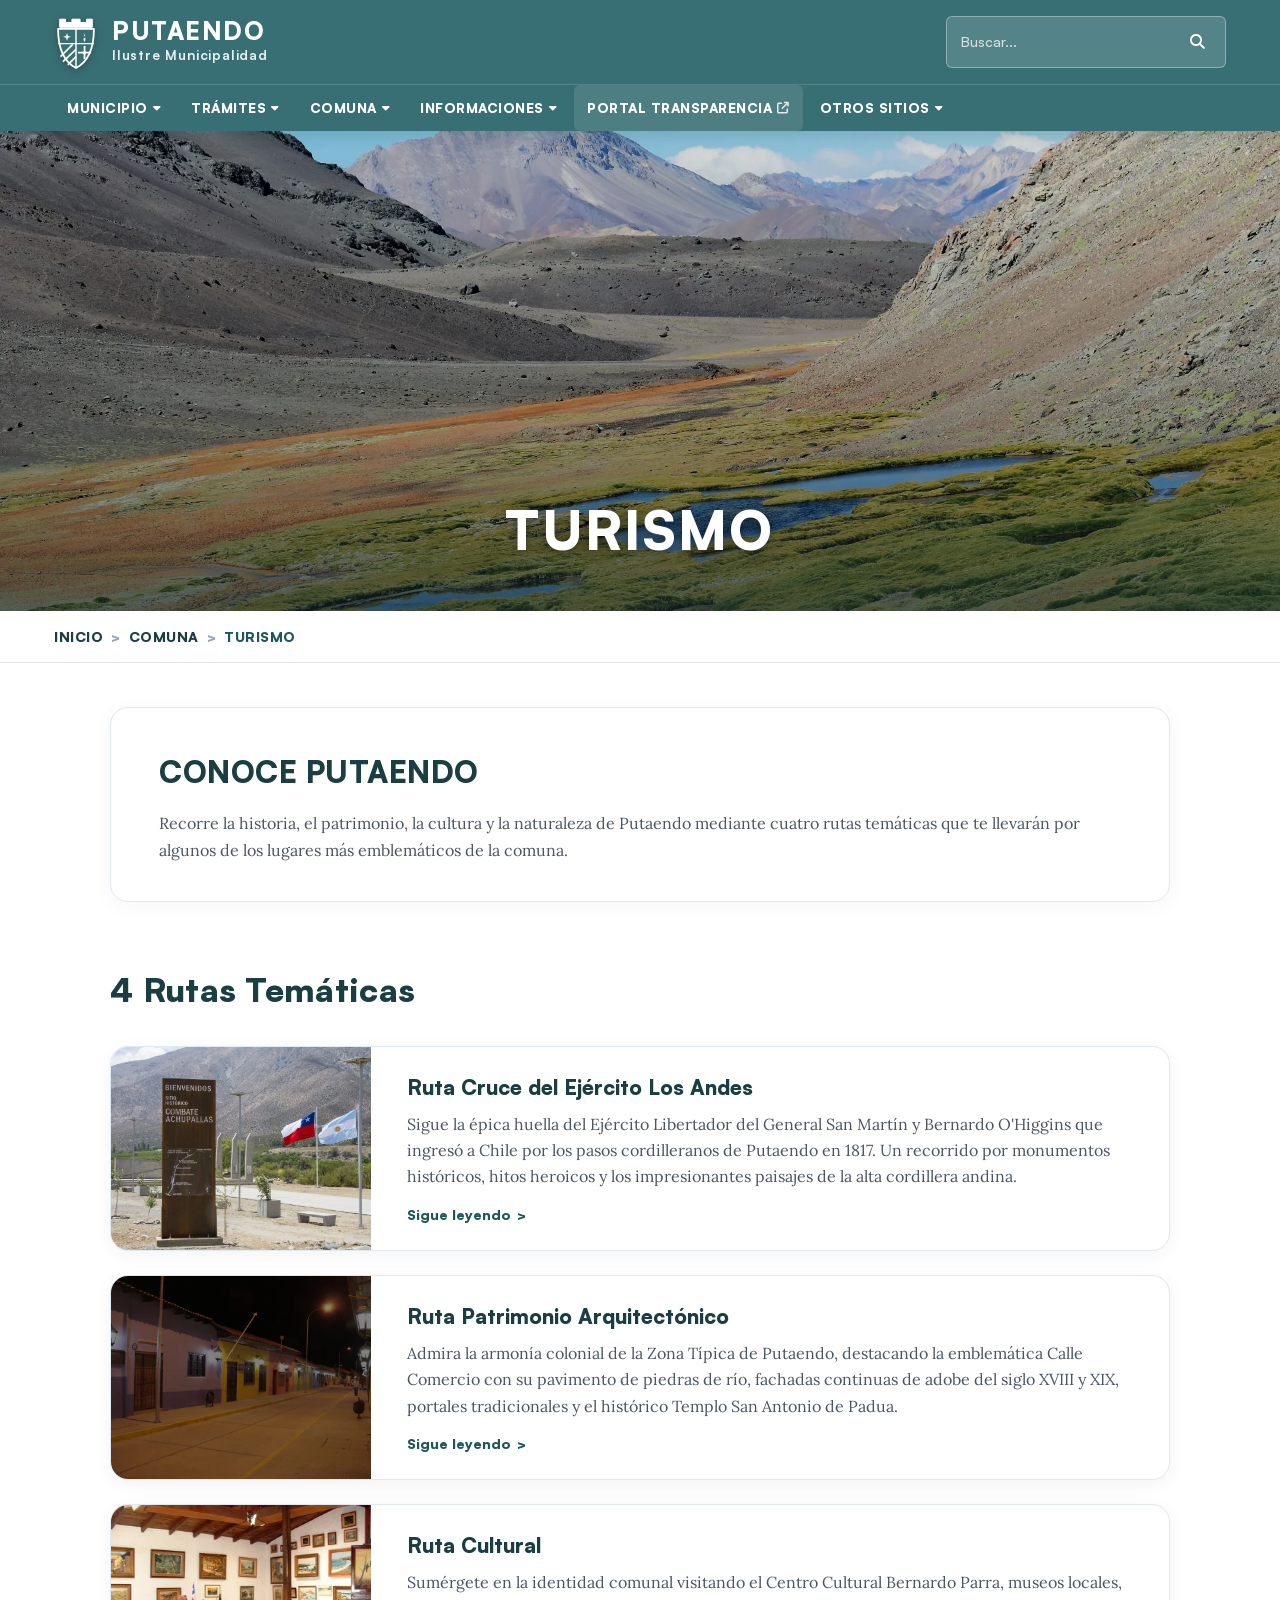
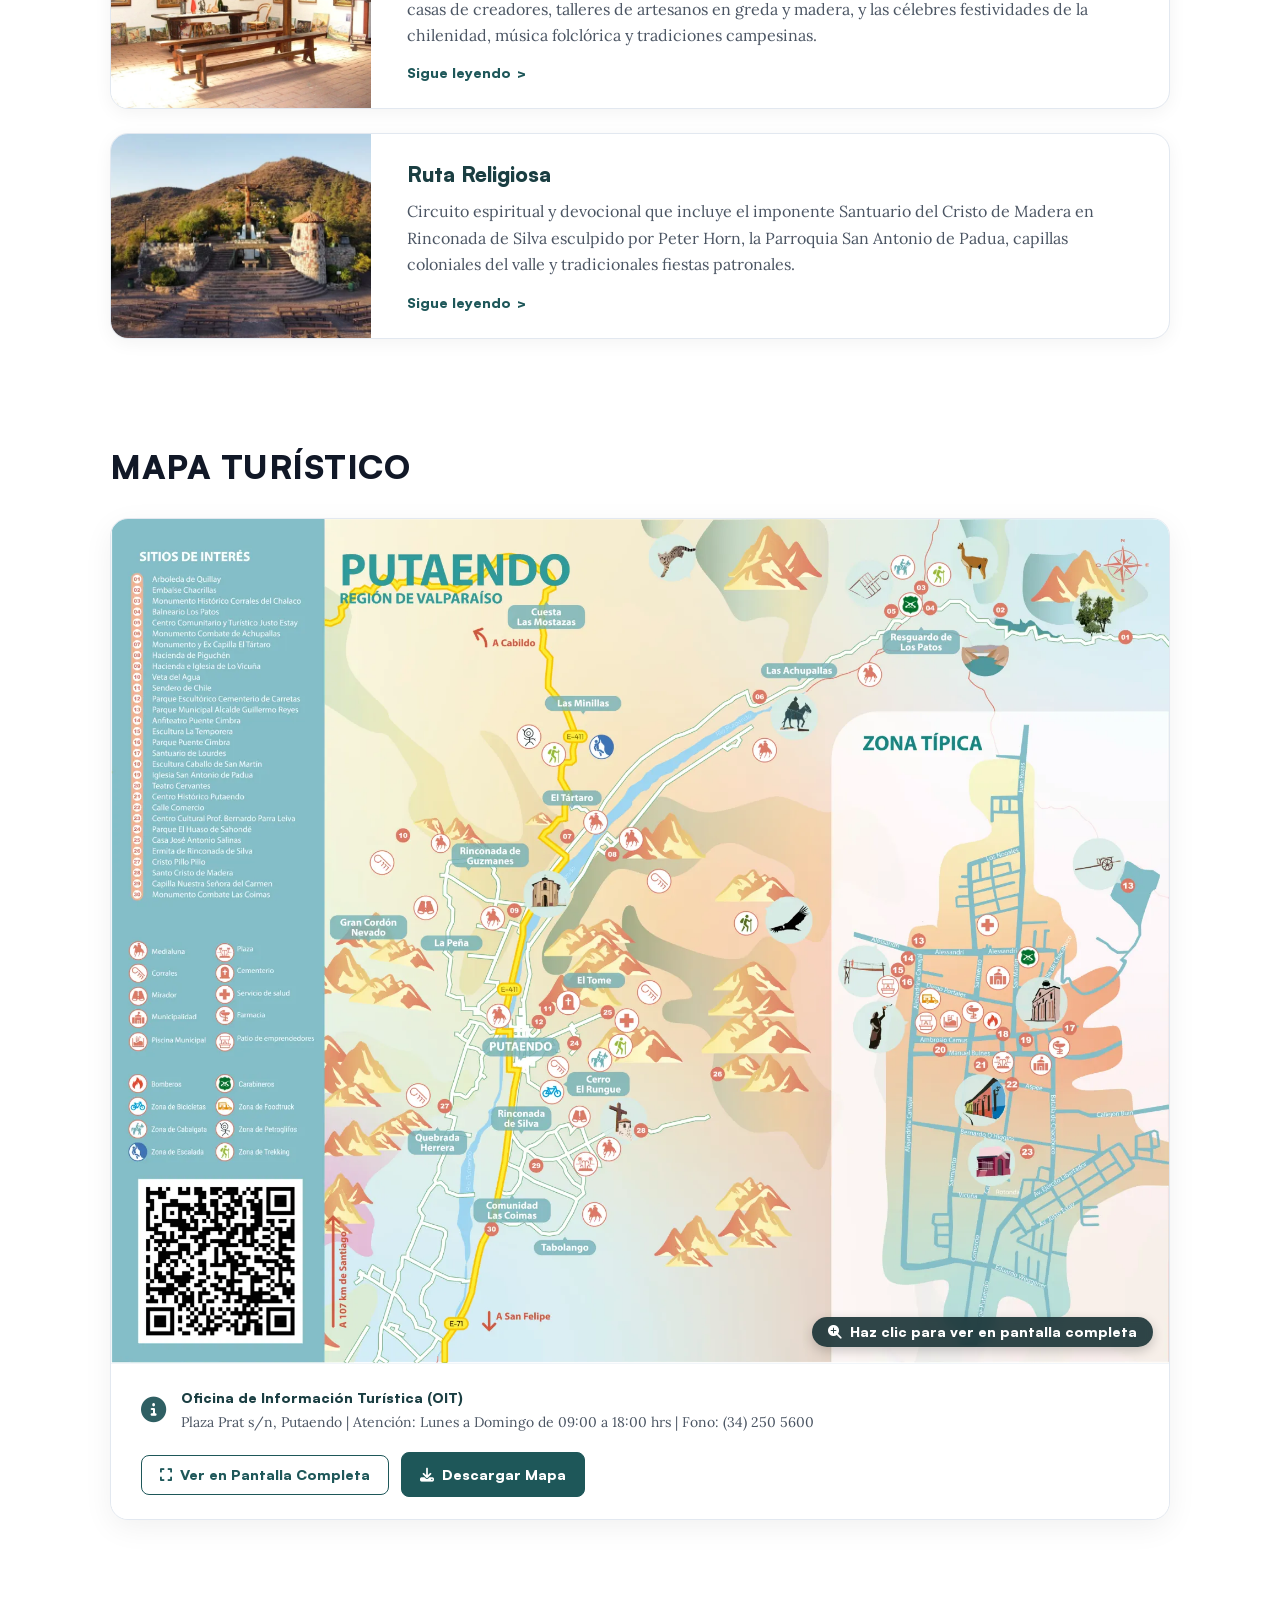
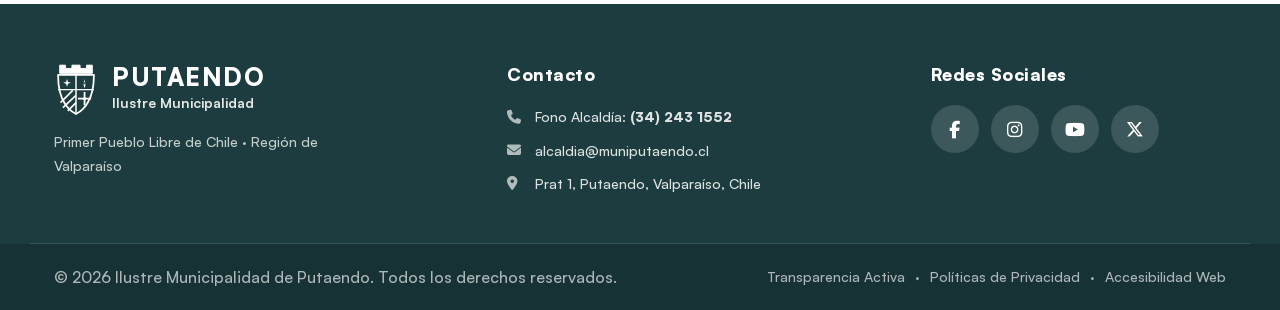
<file: turismo.html>
<!DOCTYPE html>
<html lang="es">
<head>
    <meta charset="UTF-8">
    <meta name="viewport" content="width=device-width, initial-scale=1.0">
    <title>Turismo y Rutas Patrimoniales | Ilustre Municipalidad de Putaendo</title>
    <meta name="description" content="Descubre Putaendo, Primer Pueblo Libre de Chile: Rutas temáticas del Cruce de Los Andes, Patrimonio Arquitectónico, Cultural y Religioso, y el Mapa Turístico Oficial.">
    
        
    
    <!-- Optimizacion PageSpeed: Preconnect anticipado para fuentes e iconos -->
    <link rel="preconnect" href="https://fonts.googleapis.com">
    <link rel="preconnect" href="https://fonts.gstatic.com" crossorigin>
    <link rel="preconnect" href="https://api.fontshare.com" crossorigin>
    <link rel="preconnect" href="https://cdnjs.cloudflare.com" crossorigin>

    <!-- Optimizacion PageSpeed: Preload de Imagen LCP Prioritaria -->
    <link rel="preload" as="image" href="assets/turismo/Banner_turismo.webp" fetchpriority="high">

        <!-- Tipografias Oficiales: Carga Asincrona No Bloqueante (media="print" onload="this.media='all'") -->
    <link rel="stylesheet" href="https://api.fontshare.com/v2/css?f%5B%5D=satoshi@900,800,700,600,500,400&amp;display=swap" media="print" onload="this.media='all'">
    <noscript><link rel="stylesheet" href="https://api.fontshare.com/v2/css?f%5B%5D=satoshi@900,800,700,600,500,400&amp;display=swap"></noscript>
    <link rel="stylesheet" href="https://fonts.googleapis.com/css2?family=Lora:ital,wght@0,400;0,500;0,600;0,700;1,400;1,600&amp;display=swap" media="print" onload="this.media='all'">
    <noscript><link rel="stylesheet" href="https://fonts.googleapis.com/css2?family=Lora:ital,wght@0,400;0,500;0,600;0,700;1,400;1,600&amp;display=swap"></noscript>
    
    <!-- Font Awesome Icons: Carga Asincrona No Bloqueante -->
    <link rel="stylesheet" href="https://cdnjs.cloudflare.com/ajax/libs/font-awesome/6.5.1/css/all.min.css" media="print" onload="this.media='all'">
    <noscript><link rel="stylesheet" href="https://cdnjs.cloudflare.com/ajax/libs/font-awesome/6.5.1/css/all.min.css"></noscript>
    
    <!-- Hoja de estilos principal minificada -->
    <link rel="stylesheet" href="styles.min.css">


</head>
<body>
    <a href="#contenido-principal" class="skip-link">Saltar al contenido principal</a>

    <!-- =========================================================================
         CABECERA INSTITUCIONAL
         ========================================================================= -->
    <header class="header" role="banner">
        <div class="top-bar">
            <div class="container top-bar-container">
                <a href="index.html" class="brand-logo" aria-label="Ilustre Municipalidad de Putaendo - Inicio">
                    <div class="brand-logo-content">
                        <svg class="muni-shield" viewBox="0 0 54 68" fill="none" xmlns="http://www.w3.org/2000/svg" aria-hidden="true">
                            <path d="M7 16 L7 6 L14 6 L14 10 L22 10 L22 6 L32 6 L32 10 L40 10 L40 6 L47 6 L47 16 Z" fill="#ffffff" stroke="#ffffff" stroke-width="1.2" stroke-linejoin="round"/>
                            <path d="M5 18 H49 C49 42 42 58 27 66 C12 58 5 42 5 18 Z" fill="#3b6e72" stroke="#ffffff" stroke-width="2.2" stroke-linejoin="round"/>
                            <line x1="5" y1="36" x2="49" y2="36" stroke="#ffffff" stroke-width="1.8"/>
                            <line x1="27" y1="18" x2="27" y2="65" stroke="#ffffff" stroke-width="1.8"/>
                            <path d="M16 23 L17.2 26.5 L20.8 27.7 L17.2 28.9 L16 32.5 L14.8 28.9 L11.2 27.7 L14.8 26.5 Z" fill="#ffffff"/>
                            <path d="M37.5 22 C37.5 26 35 30 37.5 34 C40 30 37.5 26 37.5 22 Z" fill="#ffffff"/>
                            <circle cx="37.5" cy="28" r="1.5" fill="#3b6e72"/>
                            <line x1="8" y1="52" x2="23" y2="37" stroke="#ffffff" stroke-width="2"/>
                            <line x1="11" y1="58" x2="27" y2="43" stroke="#ffffff" stroke-width="2"/>
                            <line x1="17" y1="62" x2="27" y2="52" stroke="#ffffff" stroke-width="2"/>
                            <path d="M37.5 40 V54 M30.5 47 H44.5" stroke="#ffffff" stroke-width="2.2" stroke-linecap="square"/>
                            <circle cx="37.5" cy="47" r="2" fill="#ffffff"/>
                        </svg>
                        <div class="brand-text">
                            <span class="brand-name">PUTAENDO</span>
                            <span class="brand-sub">Ilustre Municipalidad</span>
                        </div>
                    </div>
                </a>

                <div class="search-wrapper">
                    <form class="search-form" role="search" onsubmit="event.preventDefault(); window.ejecutarBusqueda();">
                        <label for="site-search" class="visually-hidden">Buscar</label>
                        <input type="search" id="site-search" class="search-input" placeholder="Buscar..." autocomplete="off">
                        <button type="submit" class="search-btn" aria-label="Buscar"><i class="fa-solid fa-magnifying-glass"></i></button>
                    </form>
                                        <div id="search-results-dropdown" class="search-results-dropdown" aria-live="polite"></div>
                </div>

                <!-- Boton Menu Hamburguesa para Moviles -->
                <button class="mobile-toggle" id="mobile-toggle" aria-label="Abrir menu de navegacion" aria-expanded="false" aria-controls="main-nav">
                    <span class="hamburger-bar"></span>
                    <span class="hamburger-bar"></span>
                    <span class="hamburger-bar"></span>
                </button>

                <!-- Boton 3 Puntitos (Kebab Menu) para Scroll y Menu Compacto -->
                <button type="button" class="scroll-dots-btn" id="scroll-dots-btn" aria-label="Abrir men&uacute; de navegaci&oacute;n" aria-expanded="false" title="Men&uacute; de navegaci&oacute;n">
                    <i class="fa-solid fa-ellipsis-vertical" aria-hidden="true"></i>
                </button>
            </div>
        </div>

        <!-- Barra de Navegacion Principal con Menus Desplegables -->
                <!-- Barra de Navegacion Principal con Menus Desplegables -->
        <nav class="main-nav" id="main-nav" aria-label="Navegacion principal">
            <div class="container">
                <ul class="nav-list" id="nav-list">
                    <!-- Dropdown 1: MUNICIPIO -->
                    <li class="nav-item has-dropdown">
                        <a href="municipio.html" class="nav-btn-link" aria-expanded="false" aria-haspopup="true">
                            <span>MUNICIPIO</span>
                            <i class="fa-solid fa-caret-down dropdown-arrow" aria-hidden="true"></i>
                        </a>
                        <ul class="dropdown-menu">
                            <li><a href="municipio.html" class="dropdown-item">MUNICIPIO</a></li>
                            <li><a href="municipio.html#autoridades" class="dropdown-item">AUTORIDADES</a></li>
                            <li><a href="municipio.html#organigrama" class="dropdown-item"><span>ORGANIGRAMA</span> <span class="nav-badge-soon">Pr&oacute;ximamente</span></a></li>
                            <li><a href="municipio.html#contacto" class="dropdown-item">CONTACTO</a></li>
                        </ul>
                    </li>

                    <!-- Dropdown 2: TRAMITES -->
                    <li class="nav-item has-dropdown">
                        <button class="nav-btn-link" aria-expanded="false" aria-haspopup="true">
                            <span>TR&Aacute;MITES</span>
                            <i class="fa-solid fa-caret-down dropdown-arrow" aria-hidden="true"></i>
                        </button>
                        <ul class="dropdown-menu">
                            <li><a href="pagos-en-linea.html" class="dropdown-item">PAGOS EN L&Iacute;NEA</a></li>
                            <li><a href="index.html#tramite-solicitudes" class="dropdown-item"><span>SOLICITUDES</span> <span class="nav-badge-soon">Pr&oacute;ximamente</span></a></li>
                            <li><a href="index.html#tramite-becas" class="dropdown-item"><span>BECAS Y BENEFICIOS</span> <span class="nav-badge-soon">Pr&oacute;ximamente</span></a></li>
                        </ul>
                    </li>

                    <!-- Dropdown 3: COMUNA (solo ese) -->
                    <li class="nav-item has-dropdown">
                        <a href="comuna.html" class="nav-btn-link" aria-expanded="false" aria-haspopup="true">
                            <span>COMUNA</span>
                            <i class="fa-solid fa-caret-down dropdown-arrow" aria-hidden="true"></i>
                        </a>
                        <ul class="dropdown-menu">
                            <li><a href="comuna.html" class="dropdown-item">CONOCE LA COMUNA</a></li>
                            <li><a href="comuna.html#historia" class="dropdown-item"><span>HISTORIA</span> <span class="nav-badge-soon">Pr&oacute;ximamente</span></a></li>
                            <li><a href="turismo.html" class="dropdown-item">TURISMO</a></li>
                        </ul>
                    </li>

                    <!-- Dropdown 4: INFORMACIONES -->
                    <li class="nav-item has-dropdown">
                        <button class="nav-btn-link" aria-expanded="false" aria-haspopup="true">
                            <span>INFORMACIONES</span>
                            <i class="fa-solid fa-caret-down dropdown-arrow" aria-hidden="true"></i>
                        </button>
                        <ul class="dropdown-menu">
                            <li><a href="noticias.html" class="dropdown-item">NOTICIAS</a></li>
                            <li><a href="index.html#empleo" class="dropdown-item"><span>EMPLEO</span> <span class="nav-badge-soon">Pr&oacute;ximamente</span></a></li>
                            <li><a href="juntos-planificamos.html" class="dropdown-item">JUNTOS PLANIFICAMOS</a></li>
                        </ul>
                    </li>

                    <!-- Enlace directo: PORTAL TRANSPARENCIA -->
                    <li class="nav-item">
                        <a href="https://www.portaltransparencia.cl" target="_blank" rel="noopener noreferrer" class="nav-link nav-link-highlight">
                            <span>PORTAL TRANSPARENCIA</span>
                            <i class="fa-solid fa-arrow-up-right-from-square external-icon" aria-hidden="true"></i>
                        </a>
                    </li>

                    <!-- Dropdown 5: OTROS SITIOS -->
                    <li class="nav-item has-dropdown">
                        <button class="nav-btn-link" aria-expanded="false" aria-haspopup="true">
                            <span>OTROS SITIOS</span>
                            <i class="fa-solid fa-caret-down dropdown-arrow" aria-hidden="true"></i>
                        </button>
                        <ul class="dropdown-menu">
                            <li><a href="index.html#emprendedores" class="dropdown-item"><span>RED DE EMPRENDEDORES</span> <span class="nav-badge-soon">Pr&oacute;ximamente</span></a></li>
                        </ul>
                    </li>
                                    <!-- Busqueda rapida en modo Scroll (Icono Lupa segun maqueta) -->
                    <li class="nav-item nav-item-scrolled-search">
                        <button type="button" class="scrolled-search-btn" id="scrolled-search-btn" aria-label="Buscar en el sitio" title="Buscar">
                            <i class="fa-solid fa-magnifying-glass" aria-hidden="true"></i>
                        </button>
                        <div class="scrolled-search-popover" id="scrolled-search-popover">
                            <form class="scrolled-search-form" id="scrolled-search-form" onsubmit="event.preventDefault();">
                                <label for="scrolled-search-input" class="visually-hidden">Buscar en el sitio web</label>
                                <input type="search" class="scrolled-search-field" id="scrolled-search-input" placeholder="Buscar en el sitio..." autocomplete="off">
                                <button type="submit" class="scrolled-search-submit" id="scrolled-search-submit" aria-label="Ejecutar b&uacute;squeda">
                                    <i class="fa-solid fa-arrow-right" aria-hidden="true"></i>
                                </button>
                            </form>
                            <div class="scrolled-search-results" id="scrolled-search-results"></div>
                        </div>
                    </li>
                </ul>
            </div>
        </nav>
    </header>

    <!-- =========================================================================
         CONTENIDO PRINCIPAL: TURISMO
         ========================================================================= -->
    <main id="contenido-principal" class="main-content">

        <!-- =====================================================================
             1. BANNER HERO DE TURISMO (CUBRE TODA LA PANTALLA)
             ===================================================================== -->
        <section class="comuna-hero-section" aria-label="Cabecera Turismo">
            <div class="comuna-hero-wrapper">
                <img src="assets/turismo/Banner_turismo.webp" alt="Turismo en Putaendo - Paisaje y Patrimonio"    class="comuna-hero-img" width="1920" height="1080" loading="eager" fetchpriority="high" decoding="async">
                <div class="comuna-hero-overlay"></div>
                <div class="comuna-hero-content">
                    <h1 class="comuna-hero-title">TURISMO</h1>
                </div>
            </div>
        </section>

        <!-- =====================================================================
             2. MIGA DE PAN (BREADCRUMB STRIP)
             ===================================================================== -->
        <nav class="breadcrumb-strip" aria-label="Ruta de navegación">
            <div class="container breadcrumb-container">
                <ol class="breadcrumb-list">
                    <li class="breadcrumb-item"><a href="index.html">INICIO</a></li>
                    <li class="breadcrumb-separator" aria-hidden="true">&gt;</li>
                    <li class="breadcrumb-item"><a href="index.html#comuna">COMUNA</a></li>
                    <li class="breadcrumb-separator" aria-hidden="true">&gt;</li>
                    <li class="breadcrumb-item active" aria-current="page">TURISMO</li>
                </ol>
            </div>
        </nav>

        <!-- =====================================================================
             3. SECCIÓN: CONOCE PUTAENDO (En Blanco)
             ===================================================================== -->
        <section class="tourism-intro-section" aria-labelledby="tourism-intro-title">
            <div class="container">
                <div class="tourism-intro-card">
                    <h2 class="tourism-intro-title" id="tourism-intro-title">CONOCE PUTAENDO</h2>
                    <p class="tourism-intro-text">
                        Recorre la historia, el patrimonio, la cultura y la naturaleza de Putaendo mediante cuatro rutas temáticas que te llevarán por algunos de los lugares más emblemáticos de la comuna.
                    </p>
                </div>
            </div>
        </section>

        <!-- =====================================================================
             4. SECCIÓN: 4 RUTAS TEMÁTICAS (Cards Horizontales en Fondo Blanco)
             ===================================================================== -->
        <section class="tourism-routes-section" id="rutas-tematicas" aria-labelledby="routes-main-title">
            <div class="container">
                <div class="routes-header-block">
                    <h2 class="routes-section-title" id="routes-main-title">4 Rutas Temáticas</h2>
                </div>

                <div class="routes-list-container">
                    <!-- Ruta 1: Cruce del Ejército Los Andes -->
                    <article class="route-horizontal-card">
                        <div class="route-card-media">
                            <img src="assets/turismo/Ruta-Cruce-del-Ejército-de-Los-Andes.webp" alt="Ruta Cruce del Ejército Los Andes"    class="route-card-img" width="600" height="400" loading="lazy" decoding="async">
                        </div>
                        <div class="route-card-body">
                            <h3 class="route-card-title">Ruta Cruce del Ejército Los Andes</h3>
                            <p class="route-card-desc">
                                Sigue la épica huella del Ejército Libertador del General San Martín y Bernardo O'Higgins que ingresó a Chile por los pasos cordilleranos de Putaendo en 1817. Un recorrido por monumentos históricos, hitos heroicos y los impresionantes paisajes de la alta cordillera andina.
                            </p>
                            <button type="button" class="btn-read-more-route" onclick="abrirModalRuta('cruce-andes')">
                                <span>Sigue leyendo</span>
                                <span class="arrow-glyph" aria-hidden="true">&gt;</span>
                            </button>
                        </div>
                    </article>

                    <!-- Ruta 2: Patrimonio Arquitectónico -->
                    <article class="route-horizontal-card">
                        <div class="route-card-media">
                            <img src="assets/turismo/Ruta-Patrimonio-Arquitectónico-de-Putaendo.webp" alt="Ruta Patrimonio Arquitectónico"    class="route-card-img" width="600" height="400" loading="lazy" decoding="async">
                        </div>
                        <div class="route-card-body">
                            <h3 class="route-card-title">Ruta Patrimonio Arquitectónico</h3>
                            <p class="route-card-desc">
                                Admira la armonía colonial de la Zona Típica de Putaendo, destacando la emblemática Calle Comercio con su pavimento de piedras de río, fachadas continuas de adobe del siglo XVIII y XIX, portales tradicionales y el histórico Templo San Antonio de Padua.
                            </p>
                            <button type="button" class="btn-read-more-route" onclick="abrirModalRuta('patrimonio-arquitectura')">
                                <span>Sigue leyendo</span>
                                <span class="arrow-glyph" aria-hidden="true">&gt;</span>
                            </button>
                        </div>
                    </article>

                    <!-- Ruta 3: Ruta Cultural -->
                    <article class="route-horizontal-card">
                        <div class="route-card-media">
                            <img src="assets/turismo/Ruta-Cultural.webp" alt="Ruta Cultural"    class="route-card-img" width="600" height="400" loading="lazy" decoding="async">
                        </div>
                        <div class="route-card-body">
                            <h3 class="route-card-title">Ruta Cultural</h3>
                            <p class="route-card-desc">
                                Sumérgete en la identidad comunal visitando el Centro Cultural Bernardo Parra, museos locales, casas de creadores, talleres de artesanos en greda y madera, y las célebres festividades de la chilenidad, música folclórica y tradiciones campesinas.
                            </p>
                            <button type="button" class="btn-read-more-route" onclick="abrirModalRuta('cultural')">
                                <span>Sigue leyendo</span>
                                <span class="arrow-glyph" aria-hidden="true">&gt;</span>
                            </button>
                        </div>
                    </article>

                    <!-- Ruta 4: Ruta Religiosa -->
                    <article class="route-horizontal-card">
                        <div class="route-card-media">
                            <img src="assets/turismo/Ruta-Religiosa.webp" alt="Ruta Religiosa"    class="route-card-img" width="600" height="400" loading="lazy" decoding="async">
                        </div>
                        <div class="route-card-body">
                            <h3 class="route-card-title">Ruta Religiosa</h3>
                            <p class="route-card-desc">
                                Circuito espiritual y devocional que incluye el imponente Santuario del Cristo de Madera en Rinconada de Silva esculpido por Peter Horn, la Parroquia San Antonio de Padua, capillas coloniales del valle y tradicionales fiestas patronales.
                            </p>
                            <button type="button" class="btn-read-more-route" onclick="abrirModalRuta('religiosa')">
                                <span>Sigue leyendo</span>
                                <span class="arrow-glyph" aria-hidden="true">&gt;</span>
                            </button>
                        </div>
                    </article>
                </div>
            </div>
        </section>

        <!-- =====================================================================
             5. SECCIÓN: MAPA TURÍSTICO (Fondo en Blanco)
             ===================================================================== -->
        <section class="tourism-map-section" id="mapa-turistico" aria-labelledby="map-section-title">
            <div class="container">
                <div class="map-section-header">
                    <h2 class="tourism-map-title" id="map-section-title">MAPA TURÍSTICO</h2>
                </div>

                <div class="tourism-map-card">
                    <div class="tourism-map-display" onclick="abrirModalMapa()" role="button" tabindex="0" aria-label="Ver mapa turístico ampliado">
                        <img src="assets/turismo/MAPA-PUTAENDO-OFICIAL-2025-3-scaled.webp" alt="Mapa Turístico Oficial de Putaendo con atractivos y circuitos"      class="tourism-map-image" width="1200" height="800" loading="lazy" decoding="async">
                        <div class="map-hover-hint">
                            <i class="fa-solid fa-magnifying-glass-plus" aria-hidden="true"></i>
                            <span>Haz clic para ver en pantalla completa</span>
                        </div>
                    </div>

                    <div class="tourism-map-footer">
                        <div class="map-info-block">
                            <i class="fa-solid fa-circle-info" aria-hidden="true"></i>
                            <div>
                                <strong>Oficina de Información Turística (OIT)</strong>
                                <p>Plaza Prat s/n, Putaendo | Atención: Lunes a Domingo de 09:00 a 18:00 hrs | Fono: (34) 250 5600</p>
                            </div>
                        </div>
                        <div class="map-actions-group">
                            <button type="button" class="btn-map-action btn-map-zoom" onclick="abrirModalMapa()">
                                <i class="fa-solid fa-expand" aria-hidden="true"></i>
                                <span>Ver en Pantalla Completa</span>
                            </button>
                            <a href="assets/turismo/MAPA-PUTAENDO-OFICIAL-2025-3-scaled.webp" download="MAPA-PUTAENDO-OFICIAL-2025.webp" class="btn-map-action btn-map-download">
                                <i class="fa-solid fa-download" aria-hidden="true"></i>
                                <span>Descargar Mapa</span>
                            </a>
                        </div>
                    </div>
                </div>
            </div>
        </section>

    </main>

    <!-- =========================================================================
         MODAL INTERACTIVO: DETALLE DE RUTAS TEMÁTICAS
         ========================================================================= -->
    <div id="modal-ruta" class="tourism-modal-backdrop" role="dialog" aria-modal="true" aria-labelledby="modal-ruta-title" style="display: none;">
        <div class="tourism-modal-card">
            <button type="button" class="modal-close-btn" onclick="cerrarModalRuta()" aria-label="Cerrar ventana emergente">
                <i class="fa-solid fa-xmark" aria-hidden="true"></i>
            </button>
            <div class="modal-media-header">
                <img id="modal-ruta-img" src="data:image/svg+xml,%3Csvg%20xmlns='http://www.w3.org/2000/svg'%20viewBox='0%200%201%201'%3E%3C/svg%3E" alt="Fotografia de la ruta turistica" class="modal-route-img" width="800" height="450">
                <div class="modal-badge-wrapper">
                    <span id="modal-ruta-tag" class="modal-route-tag">RUTA TURÍSTICA</span>
                </div>
            </div>
            <div class="modal-route-content">
                <h3 id="modal-ruta-title" class="modal-route-title">Título de la Ruta</h3>
                <p id="modal-ruta-desc" class="modal-route-desc">Descripción detallada de la ruta.</p>
                
                <div class="modal-hitos-block">
                    <h4 class="modal-hitos-title"><i class="fa-solid fa-location-dot"></i> Principales Hitos y Atractivos</h4>
                    <ul id="modal-ruta-hitos" class="modal-hitos-list">
                        <!-- Generado dinámicamente con JavaScript -->
                    </ul>
                </div>

                <div class="modal-tips-block">
                    <h4 class="modal-tips-title"><i class="fa-solid fa-compass"></i> Consejos para tu Visita</h4>
                    <p id="modal-ruta-tips" class="modal-tips-text">Recomendaciones prácticas.</p>
                </div>
            </div>
        </div>
    </div>

    <!-- =========================================================================
         MODAL INTERACTIVO: MAPA EN PANTALLA COMPLETA
         ========================================================================= -->
    <div id="modal-mapa" class="tourism-modal-backdrop" role="dialog" aria-modal="true" aria-labelledby="modal-mapa-title" style="display: none;">
        <div class="tourism-modal-card tourism-modal-map-view">
            <button type="button" class="modal-close-btn" onclick="cerrarModalMapa()" aria-label="Cerrar vista de mapa">
                <i class="fa-solid fa-xmark" aria-hidden="true"></i>
            </button>
            <div class="modal-map-header">
                <h3 id="modal-mapa-title" class="modal-map-title">Mapa Turístico Oficial de Putaendo</h3>
                <a href="assets/turismo/MAPA-PUTAENDO-OFICIAL-2025-3-scaled.webp" download="MAPA-PUTAENDO-OFICIAL-2025.webp" class="btn-map-action btn-map-download">
                    <i class="fa-solid fa-download" aria-hidden="true"></i>
                    <span>Descargar</span>
                </a>
            </div>
            <div class="modal-map-body">
                <img src="assets/turismo/MAPA-PUTAENDO-OFICIAL-2025-3-scaled.webp" alt="Mapa Turístico Oficial de Putaendo en alta resolución"      class="modal-full-map-img" width="1600" height="1100" loading="lazy" decoding="async">
            </div>
        </div>
    </div>

    <!-- =========================================================================
         PIE DE PÁGINA INSTITUCIONAL (Footer Verde Petróleo idéntico a index)
         ========================================================================= -->
    <!-- Boton flotante para subir del todo (lado izquierdo) -->
    <button type="button" id="scroll-to-top-btn" class="scroll-to-top-btn" aria-label="Subir del todo" title="Subir del todo">
        <i class="fa-solid fa-arrow-up" aria-hidden="true"></i>
    </button>
    <footer class="site-footer" role="contentinfo">
        <div class="container footer-container">
            <!-- Bloque 1: Escudo y Nombre Municipal -->
            <div class="footer-col footer-col-brand">
                <div class="footer-logo">
                    <!-- Escudo Vectorial en blanco -->
                    <svg class="footer-shield" viewBox="0 0 54 68" fill="none" xmlns="http://www.w3.org/2000/svg" aria-hidden="true">
                        <path d="M7 16 L7 6 L14 6 L14 10 L22 10 L22 6 L32 6 L32 10 L40 10 L40 6 L47 6 L47 16 Z" fill="#ffffff" stroke="#ffffff" stroke-width="1.2" stroke-linejoin="round"/>
                        <path d="M5 18 H49 C49 42 42 58 27 66 C12 58 5 42 5 18 Z" fill="none" stroke="#ffffff" stroke-width="2.2" stroke-linejoin="round"/>
                        <line x1="5" y1="36" x2="49" y2="36" stroke="#ffffff" stroke-width="1.8"/>
                        <line x1="27" y1="18" x2="27" y2="65" stroke="#ffffff" stroke-width="1.8"/>
                        <path d="M16 23 L17.2 26.5 L20.8 27.7 L17.2 28.9 L16 32.5 L14.8 28.9 L11.2 27.7 L14.8 26.5 Z" fill="#ffffff"/>
                        <path d="M37.5 22 C37.5 26 35 30 37.5 34 C40 30 37.5 26 37.5 22 Z" fill="#ffffff"/>
                        <circle cx="37.5" cy="28" r="1.5" fill="#2d5e62"/>
                        <line x1="8" y1="52" x2="23" y2="37" stroke="#ffffff" stroke-width="2"/>
                        <line x1="11" y1="58" x2="27" y2="43" stroke="#ffffff" stroke-width="2"/>
                        <line x1="17" y1="62" x2="27" y2="52" stroke="#ffffff" stroke-width="2"/>
                        <path d="M37.5 40 V54 M30.5 47 H44.5" stroke="#ffffff" stroke-width="2.2" stroke-linecap="square"/>
                        <circle cx="37.5" cy="47" r="2" fill="#ffffff"/>
                    </svg>
                    <div class="footer-brand-text">
                        <span class="footer-title">PUTAENDO</span>
                        <span class="footer-subtitle">Ilustre Municipalidad</span>
                    </div>
                </div>
                <p class="footer-motto">Primer Pueblo Libre de Chile · Región de Valparaíso</p>
            </div>

            <!-- Bloque 2: Información de Contacto Oficial -->
            <div class="footer-col footer-col-contact">
                <h4 class="footer-col-title">Contacto</h4>
                <ul class="contact-list">
                    <li>
                        <i class="fa-solid fa-phone" aria-hidden="true"></i>
                        <span>Fono Alcaldía: <strong>(34) 243 1552</strong></span>
                    </li>
                    <li>
                        <i class="fa-solid fa-envelope" aria-hidden="true"></i>
                        <span>alcaldia@muniputaendo.cl</span>
                    </li>
                    <li>
                        <i class="fa-solid fa-location-dot" aria-hidden="true"></i>
                        <span>Prat 1, Putaendo, Valparaíso, Chile</span>
                    </li>
                </ul>
            </div>

            <!-- Bloque 3: Redes Sociales -->
            <div class="footer-col footer-col-social">
                <h4 class="footer-col-title">Redes Sociales</h4>
                <div class="social-links-grid">
                    <a href="https://facebook.com" target="_blank" rel="noopener noreferrer" class="social-circle-btn" aria-label="Facebook Ilustre Municipalidad de Putaendo">
                        <i class="fa-brands fa-facebook-f" aria-hidden="true"></i>
                    </a>
                    <a href="https://instagram.com" target="_blank" rel="noopener noreferrer" class="social-circle-btn" aria-label="Instagram Ilustre Municipalidad de Putaendo">
                        <i class="fa-brands fa-instagram" aria-hidden="true"></i>
                    </a>
                    <a href="https://youtube.com" target="_blank" rel="noopener noreferrer" class="social-circle-btn" aria-label="YouTube Ilustre Municipalidad de Putaendo">
                        <i class="fa-brands fa-youtube" aria-hidden="true"></i>
                    </a>
                    <a href="https://x.com" target="_blank" rel="noopener noreferrer" class="social-circle-btn" aria-label="X (Twitter) Ilustre Municipalidad de Putaendo">
                        <i class="fa-brands fa-x-twitter" aria-hidden="true"></i>
                    </a>
                </div>
            </div>
        </div>

        <!-- Barra inferior de Copyright y Enlaces Legales -->
        <div class="footer-bottom-bar">
            <div class="container footer-bottom-container">
                <p>&copy; 2026 Ilustre Municipalidad de Putaendo. Todos los derechos reservados.</p>
                <div class="footer-legal-links">
                    <a href="https://www.portaltransparencia.cl" target="_blank" rel="noopener noreferrer">Transparencia Activa</a>
                    <span>·</span>
                    <a href="#privacidad">Políticas de Privacidad</a>
                    <span>·</span>
                    <a href="#accesibilidad">Accesibilidad Web</a>
                </div>
            </div>
        </div>
    </footer>

    <!-- Scripts interactivos -->
    <script src="script.min.js" defer></script>
</body>
</html>
</file>
<file: styles.min.css>
@font-face{font-family:'Satoshi';src:url('fonts/Satoshi-Regular.woff2') format('woff2'),url('https://cdn.fontshare.com/wf/P2LQKHE6KA6ZP4AAGN72KDWMHH6ZH3TA/ZC32TK2P7FPS5GFTL46EU6KQJA24ZYDB/7AHDUZ4A7LFLVFUIFSARGIWCRQJHISQP.woff2') format('woff2');font-weight:400;font-style:normal;font-display:swap}@font-face{font-family:'Satoshi';src:url('fonts/Satoshi-Medium.woff2') format('woff2'),url('https://cdn.fontshare.com/wf/LAFFD4SDUCDVQEXFPDC7C53EQ4ZELWQI/PXCT3G6LO6ICM5I3NTYENYPWJAECAWDD/GHM6WVH6MILNYOOCXHXB5GTSGNTMGXZR.woff2') format('woff2');font-weight:500;font-style:normal;font-display:swap}@font-face{font-family:'Satoshi';src:url('fonts/Satoshi-Bold.woff2') format('woff2'),url('https://cdn.fontshare.com/wf/NHPGVFYUXYXE33DZ75OIT4JFGHITX5PE/PSUTMASCDJTVPERDYJZPN23BVUFUCQIF/J64QX5IPOHK56I2KYUNBQ5M2XWZEYKYX.woff2') format('woff2');font-weight:700;font-style:normal;font-display:swap}@font-face{font-family:'Satoshi';src:url('fonts/Satoshi-Black.woff2') format('woff2'),url('https://cdn.fontshare.com/wf/4H5L27GEX7G7W26T2G7W7M2T43A3K26W/4Z5N36CZX4A2BNC747W26K27W743A3K2/7Z4N36CZX4A2BNC747W26K27W743A3K2.woff2') format('woff2');font-weight:800 900;font-style:normal;font-display:swap}@font-face{font-family:'Lora';src:url('fonts/Lora-Regular.ttf') format('truetype'),url('https://fonts.gstatic.com/s/lora/v37/0QIvMX1D_JOuMwr7Iw.woff2') format('woff2');font-weight:400;font-style:normal;font-display:swap}@font-face{font-family:'Lora';src:url('fonts/Lora-Medium.ttf') format('truetype'),url('https://fonts.gstatic.com/s/lora/v37/0QIvMX1D_JOuMwr7Iw.woff2') format('woff2');font-weight:500;font-style:normal;font-display:swap}@font-face{font-family:'Lora';src:url('fonts/Lora-SemiBold.ttf') format('truetype'),url('https://fonts.gstatic.com/s/lora/v37/0QIvMX1D_JOuMwr7Iw.woff2') format('woff2');font-weight:600;font-style:normal;font-display:swap}@font-face{font-family:'Lora';src:url('fonts/Lora-Bold.ttf') format('truetype'),url('https://fonts.gstatic.com/s/lora/v37/0QIvMX1D_JOuMwr7Iw.woff2') format('woff2');font-weight:700;font-style:normal;font-display:swap}@font-face{font-family:'Lora';src:url('fonts/Lora-Italic.ttf') format('truetype'),url('https://fonts.gstatic.com/s/lora/v37/0QI8MX1D_JOuMw_hLdO6T2wV9KnW-MoFkqg.ttf') format('truetype');font-weight:400;font-style:italic;font-display:swap}:root{--color-primary:#386f74;--color-primary-dark:#264e52;--color-primary-deep:#1d3c3f;--color-primary-light:#4c8388;--color-primary-soft:#e8f2f3;--color-accent:#e59934;--color-accent-hover:#cb8326;--color-bg:#f8fafb;--color-surface:#ffffff;--color-border:#e2e8f0;--color-border-dark:#cbd5e1;--color-text-main:#1f2937;--color-text-muted:#596775;--color-text-light:#94a3b8;--color-white:#ffffff;--font-heading:'Satoshi','Plus Jakarta Sans',system-ui,-apple-system,BlinkMacSystemFont,'Segoe UI',Roboto,sans-serif;--font-body:'Satoshi','Plus Jakarta Sans',system-ui,-apple-system,BlinkMacSystemFont,'Segoe UI',Roboto,sans-serif;--font-ui:'Satoshi','Plus Jakarta Sans',system-ui,-apple-system,BlinkMacSystemFont,'Segoe UI',Roboto,sans-serif;--font-editorial:'Lora',Georgia,'Times New Roman',serif;--font-prolonged:'Lora',Georgia,'Times New Roman',serif;--shadow-sm:0 2px 4px rgba(0,0,0,0.04);--shadow-md:0 4px 12px rgba(0,0,0,0.08);--shadow-lg:0 10px 25px rgba(0,0,0,0.10);--shadow-xl:0 20px 35px rgba(0,0,0,0.14);--radius-sm:6px;--radius-md:10px;--radius-lg:16px;--radius-full:9999px;--transition-fast:0.2s cubic-bezier(0.4,0,0.2,1);--transition-base:0.3s cubic-bezier(0.4,0,0.2,1);--transition-smooth:0.4s cubic-bezier(0.16,1,0.3,1)}*,*::before,*::after{margin:0;padding:0;box-sizing:border-box}html{scroll-behavior:smooth;font-size:16px}body{font-family:var(--font-body);color:var(--color-text-main);background-color:var(--color-bg);line-height:1.6;-webkit-font-smoothing:antialiased;-moz-osx-font-smoothing:grayscale;min-height:100vh;display:flex;flex-direction:column}img{max-width:100%;height:auto;display:block}a{color:inherit;text-decoration:none;transition:color var(--transition-fast)}button{font-family:inherit;cursor:pointer;border:none;background:none}ul,ol{list-style:none}h1,h2,h3,h4,h5,h6,button,input,select,textarea,nav,header,footer,table,th,td,.brand-name,.brand-title,.brand-sub,.brand-subtitle,.nav-link,.nav-btn-link,.dropdown-item,.search-input,.search-btn,.btn,.service-card-title,.pago-card-title,.banner-capsule,.pagos-hero-capsule,.pagos-hero-title,.kicker,.article-kicker,.byline-author-label,.byline-author-name,.byline-date,.news-portal-date,.news-portal-title,.news-portal-link,.news-card-title,.btn-more-news,.footer-col-title,.footer-title,.footer-subtitle,.footer-bottom-bar,.footer-legal-links,.breadcrumb-list,.breadcrumb-item,.breadcrumb-current,.tab-btn,.month-nav-label,.route-card-title,.mayor-name,.mayor-role-badge,.council-name,.council-role,.table-head,.badge,.tag{font-family:var(--font-heading)}p,blockquote,.reading-text,.prolonged-reading,.article-body-editorial,.article-body-editorial p,.article-body-editorial li,.article-lead-editorial,.article-quote-box,.news-portal-excerpt,.news-card-summary,.news-desc,.news-portal-desc,.slide-summary,.tourism-intro-text,.route-card-desc,.modal-route-desc,.history-content p,.about-authorities-text,.authority-bio,.mayor-speech,.requisito-desc,.step-desc,.faq-answer,.tramite-note,.info-alert-text{font-family:var(--font-editorial)}.service-card-desc,.footer-motto,.footer-col-contact li span,.footer-bottom-bar p,.footer-bottom-container p,.brand-sub,.brand-subtitle,.search-results-dropdown p,.byline-date,.route-card-meta span{font-family:var(--font-heading) !important}.container{width:100%;max-width:1220px;margin-left:auto;margin-right:auto;padding-left:24px;padding-right:24px}.skip-link{position:absolute;top:-50px;left:20px;background:var(--color-primary-dark);color:var(--color-white);padding:10px 18px;z-index:9999;border-radius:var(--radius-sm);font-weight:600;transition:top var(--transition-fast)}.skip-link:focus{top:20px}.visually-hidden{position:absolute;width:1px;height:1px;padding:0;margin:-1px;overflow:hidden;clip:rect(0,0,0,0);white-space:nowrap;border:0}.header{background-color:var(--color-primary);position:sticky;top:0;z-index:1000;box-shadow:0 4px 15px rgba(29,60,63,0.18)}.top-bar{padding:14px 0;border-bottom:1px solid rgba(255,255,255,0.15)}.top-bar-container{display:flex;align-items:center;justify-content:space-between;gap:20px}.brand-logo{display:inline-flex;align-items:center;text-decoration:none;color:var(--color-white)}.brand-logo-content{display:flex;align-items:center;gap:14px}.muni-shield{width:44px;height:56px;flex-shrink:0;filter:drop-shadow(0 2px 4px rgba(0,0,0,0.25))}.brand-text{display:flex;flex-direction:column}.brand-name,.brand-title{font-family:var(--font-heading);font-size:1.55rem;font-weight:800;letter-spacing:1.5px;color:var(--color-white);line-height:1.1}.brand-sub,.brand-subtitle{font-family:var(--font-body);font-size:0.85rem;font-weight:500;letter-spacing:0.8px;color:rgba(255,255,255,0.9)}.search-wrapper,.header-search{position:relative;width:100%;max-width:280px}.search-form{display:flex;align-items:center;background-color:rgba(255,255,255,0.15);border:1px solid rgba(255,255,255,0.35);border-radius:var(--radius-sm);padding:3px 6px 3px 14px;transition:all var(--transition-fast)}.search-form:focus-within{background-color:var(--color-white);border-color:var(--color-white);box-shadow:0 0 0 3px rgba(255,255,255,0.3)}.search-form:focus-within .search-input{color:var(--color-text-main)}.search-form:focus-within .search-btn{color:var(--color-primary)}.search-input{width:100%;border:none;background:transparent;color:var(--color-white);font-size:0.9rem;padding:6px 0;outline:none;font-family:inherit}.search-input::placeholder{color:rgba(255,255,255,0.75)}.search-form:focus-within .search-input::placeholder{color:var(--color-text-muted)}.search-btn{color:var(--color-white);padding:8px 10px;min-width:44px;min-height:44px;font-size:0.95rem;display:flex;align-items:center;justify-content:center;border:none;background:transparent;cursor:pointer;transition:color var(--transition-fast)}.search-btn:hover{color:var(--color-accent)}.search-results-dropdown{position:absolute;top:calc(100% + 8px);right:0;width:320px;background-color:var(--color-white);border-radius:var(--radius-md);box-shadow:var(--shadow-xl);border:1px solid var(--color-border);max-height:380px;overflow-y:auto;z-index:1100;display:none;padding:8px 0}.search-results-dropdown.is-open{display:block;animation:fadeInDown 0.2s ease-out}.search-result-item{display:block;padding:10px 16px;color:var(--color-text-main);font-size:0.88rem;border-bottom:1px solid var(--color-border);transition:background-color var(--transition-fast)}.search-result-item:hover,.search-result-item:focus{background-color:var(--color-primary-soft);color:var(--color-primary)}.search-result-type{font-size:0.75rem;text-transform:uppercase;font-weight:700;color:var(--color-primary);margin-bottom:2px}.mobile-toggle{display:none;flex-direction:column;justify-content:center;align-items:center;gap:5px;width:48px;height:48px;min-width:48px;min-height:48px;cursor:pointer;background:transparent;border:none;padding:10px 9px;box-sizing:border-box;z-index:1050}.hamburger-bar{display:block;height:3px;width:28px;background-color:var(--color-white);border-radius:3px;transition:all var(--transition-fast)}.mobile-toggle.is-active .hamburger-bar:nth-child(1){transform:translateY(8px) rotate(45deg)}.mobile-toggle.is-active .hamburger-bar:nth-child(2){opacity:0}.mobile-toggle.is-active .hamburger-bar:nth-child(3){transform:translateY(-8px) rotate(-45deg)}.main-nav{background-color:var(--color-primary)}.nav-list{display:flex;align-items:center;justify-content:flex-start;gap:4px;flex-wrap:wrap}.nav-item{position:relative}.nav-btn-link,.nav-link{display:inline-flex;align-items:center;gap:5px;padding:12px 13px;color:var(--color-white);font-family:var(--font-heading);font-size:0.84rem;font-weight:700;letter-spacing:0.5px;text-transform:uppercase;border-radius:var(--radius-sm);transition:all var(--transition-fast);white-space:nowrap}.nav-btn-link:hover,.nav-link:hover,.nav-item.is-open>.nav-btn-link{background-color:var(--color-primary-dark);color:var(--color-white)}.dropdown-arrow{font-size:0.75rem;transition:transform var(--transition-fast)}.nav-item.is-open .dropdown-arrow{transform:rotate(180deg)}.nav-link-highlight{background-color:rgba(255,255,255,0.1)}.external-icon{font-size:0.75rem;opacity:0.85}.dropdown-menu{position:absolute;top:100%;left:0;min-width:250px;background-color:var(--color-primary-dark);box-shadow:0 10px 25px rgba(0,0,0,0.25);border-radius:0 0 var(--radius-sm) var(--radius-sm);overflow:hidden;opacity:0;visibility:hidden;transform:translateY(8px);transition:opacity 0.2s cubic-bezier(0.16,1,0.3,1),transform 0.2s cubic-bezier(0.16,1,0.3,1),visibility 0.2s;z-index:1020;border-top:2px solid rgba(255,255,255,0.2);pointer-events:none}.dropdown-menu::before{content:'';position:absolute;top:-10px;left:0;right:0;height:10px;background:transparent}.nav-item:hover>.dropdown-menu,.nav-item.is-open>.dropdown-menu{opacity:1;visibility:visible;transform:translateY(0);pointer-events:auto}.nav-item:hover .dropdown-arrow,.nav-item.is-open .dropdown-arrow{transform:rotate(180deg)}.nav-item:hover>.nav-btn-link,.nav-item.is-open>.nav-btn-link{background-color:var(--color-primary-dark);color:var(--color-white)}.dropdown-item{display:block;padding:12px 18px;color:var(--color-white);font-size:0.82rem;font-weight:700;letter-spacing:0.5px;text-transform:uppercase;border-bottom:1px solid rgba(255,255,255,0.08);transition:all var(--transition-fast)}.dropdown-item:hover,.dropdown-item:focus{background-color:#1e3e42;padding-left:22px;color:var(--color-white)}.scroll-dots-btn{display:none;align-items:center;justify-content:center;width:48px;height:48px;min-width:48px;min-height:48px;border-radius:6px;background-color:rgba(255,255,255,0.18);color:#ffffff;border:1px solid rgba(255,255,255,0.3);font-size:1.25rem;cursor:pointer;transition:all 0.2s cubic-bezier(0.16,1,0.3,1);flex-shrink:0;margin-left:12px}.scroll-dots-btn:hover{background-color:rgba(255,255,255,0.32);transform:scale(1.05)}.scroll-dots-btn.is-active{background-color:var(--color-accent);border-color:var(--color-accent);color:#ffffff}.nav-item-scrolled-search{display:none;position:relative;margin-left:6px}.scrolled-search-btn{display:inline-flex;align-items:center;justify-content:center;width:36px;height:36px;border-radius:6px;background-color:rgba(255,255,255,0.2);border:1px solid rgba(255,255,255,0.3);color:#ffffff;font-size:0.95rem;cursor:pointer;transition:all 0.2s ease}.scrolled-search-btn:hover{background-color:rgba(255,255,255,0.35)}.scrolled-search-popover{position:absolute;top:calc(100% + 10px);right:0;width:260px;background-color:var(--color-primary-dark);padding:8px 10px;border-radius:8px;box-shadow:0 10px 25px rgba(0,0,0,0.3);border:1px solid rgba(255,255,255,0.2);display:none;align-items:center;gap:8px;z-index:1050}.scrolled-search-popover.is-open{display:flex}.scrolled-search-field{flex-grow:1;background-color:rgba(255,255,255,0.15);border:1px solid rgba(255,255,255,0.35);border-radius:4px;padding:6px 10px;color:#ffffff;font-family:var(--font-heading);font-size:0.88rem;outline:none}.scrolled-search-field::placeholder{color:rgba(255,255,255,0.7)}.scrolled-search-submit{background:var(--color-accent);color:#132d30;font-weight:700;border:none;border-radius:4px;padding:8px 14px;min-height:40px;font-size:0.88rem;cursor:pointer}.header--scrolled{box-shadow:0 6px 20px rgba(18,42,45,0.28)}.header--scrolled .top-bar{padding:8px 0;border-bottom:none}.header--scrolled .brand-sub,.header--scrolled .brand-subtitle{display:none !important}.header--scrolled .brand-name,.header--scrolled .brand-title{font-size:1.35rem}.header--scrolled .muni-shield{width:34px;height:44px}.header--scrolled .search-wrapper{display:none !important}.header--scrolled .scroll-dots-btn{display:inline-flex}.header--scrolled .main-nav{display:none}.header--scrolled.scrolled-menu-open .main-nav{display:block;animation:fadeInSlideNav 0.25s cubic-bezier(0.16,1,0.3,1) forwards;border-top:1px solid rgba(255,255,255,0.12)}.header--scrolled.scrolled-menu-open .nav-list{justify-content:flex-end;padding:4px 0 6px 0}.header--scrolled.scrolled-menu-open .nav-item-scrolled-search{display:inline-flex;align-items:center}.header--scrolled.scrolled-menu-open .nav-link-highlight{display:none !important}@keyframes fadeInSlideNav{from{opacity:0;transform:translateY(-6px)}to{opacity:1;transform:translateY(0)}}.hero-slider-section{position:relative;width:100%;margin:0;padding:0;background-color:#17383c;overflow:hidden}.slider-viewport{position:relative;width:100%;min-height:520px;height:560px;overflow:hidden;background-color:#1a3e42;border-radius:0;box-shadow:none}.slide-item{position:absolute;top:0;left:0;width:100%;height:100%;opacity:0;visibility:hidden;transition:opacity 0.6s cubic-bezier(0.4,0,0.2,1),visibility 0.6s cubic-bezier(0.4,0,0.2,1);z-index:1}.slide-item.active{opacity:1;visibility:visible;z-index:2}.slide-bg-wrapper{position:absolute;top:0;left:0;width:100%;height:100%;overflow:hidden;z-index:1}.slide-bg-img{width:100%;height:100%;object-fit:cover;object-position:center;filter:brightness(0.92);transform:scale(1);transition:transform 7s ease-out}.slide-item.active .slide-bg-img{transform:scale(1.05)}.slide-overlay-gradient{position:absolute;top:0;left:0;width:100%;height:100%;background:linear-gradient( 90deg,rgba(19,45,48,0.94) 0%,rgba(19,45,48,0.84) 45%,rgba(19,45,48,0.40) 75%,rgba(19,45,48,0.15) 100% )}.slide-content-container{position:relative;z-index:3;height:100%;display:flex;align-items:center;padding-top:30px;padding-bottom:50px}.slide-floating-card{background:rgba(255,255,255,0.96);backdrop-filter:blur(12px);-webkit-backdrop-filter:blur(12px);padding:36px 42px;border-radius:var(--radius-md);max-width:640px;box-shadow:0 16px 38px rgba(0,0,0,0.28);border:1px solid rgba(255,255,255,0.85);animation:slideCardIn 0.55s ease-out}@keyframes slideCardIn{from{opacity:0;transform:translateY(16px)}to{opacity:1;transform:translateY(0)}}.slide-card-header{display:flex;align-items:center;gap:12px;margin-bottom:14px;flex-wrap:wrap}.slide-badge{display:inline-flex;align-items:center;gap:7px;background-color:var(--color-primary);color:var(--color-white);font-size:0.76rem;font-weight:700;letter-spacing:0.6px;text-transform:uppercase;padding:6px 14px;border-radius:var(--radius-full)}.slide-badge i{font-size:0.78rem}.slide-date{font-size:0.84rem;font-weight:600;color:var(--color-text-muted)}.slide-title{font-family:var(--font-heading);font-size:1.65rem;font-weight:800;color:#111827;line-height:1.25;margin-bottom:14px;letter-spacing:-0.2px}.slide-summary{color:#374151;font-size:0.96rem;line-height:1.55;margin-bottom:24px;display:-webkit-box;-webkit-line-clamp:3;-webkit-box-orient:vertical;overflow:hidden}.slide-action-box{display:flex;align-items:center;justify-content:flex-start}.slide-cta-btn{display:inline-flex;align-items:center;gap:10px;background-color:var(--color-primary);color:var(--color-white);font-family:var(--font-heading);font-size:0.94rem;font-weight:700;padding:11px 24px;border-radius:var(--radius-sm);transition:all var(--transition-fast);box-shadow:0 4px 14px rgba(30,87,89,0.28)}.slide-cta-btn:hover{background-color:var(--color-primary-dark);transform:translateX(4px);box-shadow:0 6px 18px rgba(30,87,89,0.38);color:var(--color-white)}.slider-arrow{position:absolute;top:50%;transform:translateY(-50%);width:48px;height:48px;min-width:48px;min-height:48px;background-color:rgba(255,255,255,0.88);color:var(--color-primary-dark);border-radius:var(--radius-full);display:flex;align-items:center;justify-content:center;font-size:1.15rem;z-index:20;transition:all var(--transition-fast);backdrop-filter:blur(8px);box-shadow:0 4px 14px rgba(0,0,0,0.22);border:1px solid rgba(255,255,255,0.5)}.slider-arrow:hover{background-color:var(--color-white);color:var(--color-primary);transform:translateY(-50%) scale(1.08);box-shadow:0 6px 20px rgba(0,0,0,0.3)}.slider-arrow-prev{left:24px}.slider-arrow-next{right:24px}.slider-dots{position:absolute;bottom:22px;left:0;width:100%;display:flex;align-items:center;justify-content:center;gap:14px;z-index:20;margin-top:0}.dot-btn{position:relative;width:12px;height:12px;border-radius:var(--radius-full);background-color:rgba(255,255,255,0.5);border:none;padding:0;cursor:pointer;transition:all var(--transition-fast);box-shadow:0 2px 4px rgba(0,0,0,0.2)}.dot-btn::before{content:'';position:absolute;top:50%;left:50%;transform:translate(-50%,-50%);min-width:44px;min-height:44px;width:44px;height:44px}.dot-btn:hover{background-color:rgba(255,255,255,0.85)}.dot-btn.active{background-color:var(--color-white);width:34px;border-radius:6px;box-shadow:0 2px 8px rgba(0,0,0,0.3)}.services-section{background-color:#629297;padding:54px 0 68px;position:relative}.section-header-centered{text-align:center;max-width:700px;margin:0 auto 36px}.services-main-title{font-family:var(--font-heading);font-size:1.85rem;font-weight:800;color:var(--color-white);letter-spacing:0.5px;text-transform:uppercase;margin:0}.services-grid{display:grid;grid-template-columns:repeat(3,1fr);gap:32px;max-width:1040px;margin:0 auto}.service-card{background-color:#ffffff;border-radius:22px;padding:42px 26px 38px;display:flex;flex-direction:column;justify-content:space-between;align-items:center;text-align:center;box-shadow:0 4px 16px rgba(0,0,0,0.06);transition:transform var(--transition-base),box-shadow var(--transition-base);min-height:360px;height:100%;border:none;cursor:pointer}.service-card:hover{transform:translateY(-6px);box-shadow:0 16px 32px rgba(0,0,0,0.14)}.service-card-info{display:flex;flex-direction:column;align-items:center;justify-content:flex-start;width:100%}.service-card-title{font-family:var(--font-heading);font-size:1.38rem;font-weight:800;color:#111827;line-height:1.25;margin-bottom:8px;text-align:center;min-height:60px;display:flex;align-items:center;justify-content:center;width:100%}.service-card-desc{color:#1f2937;font-size:0.95rem;line-height:1.45;font-weight:500;text-align:center;min-height:48px;display:flex;align-items:center;justify-content:center;width:100%}.service-card-icon-container{margin-top:auto;padding-top:16px;height:110px;display:flex;align-items:center;justify-content:center;width:100%}.service-card-icon-img{height:86px;width:86px;max-width:96px;max-height:86px;object-fit:contain;display:block;transition:transform var(--transition-fast)}.service-card:hover .service-card-icon-img{transform:scale(1.08)}.news-section{background-color:var(--color-surface);padding:64px 0 72px}.news-section-top{margin-bottom:36px}.news-heading{color:var(--color-text-main);text-align:left;margin-bottom:6px}.news-intro{color:var(--color-text-muted);font-size:1.05rem}.news-grid{display:grid;grid-template-columns:repeat(4,1fr);gap:24px;margin-bottom:36px}.news-card{background-color:var(--color-surface);border:1px solid var(--color-border);border-radius:var(--radius-md);overflow:hidden;display:flex;flex-direction:column;transition:all var(--transition-base)}.news-card:hover{transform:translateY(-5px);box-shadow:var(--shadow-lg);border-color:var(--color-border-dark)}.news-img-box{position:relative;height:180px;background-color:var(--color-primary-dark);overflow:hidden}.news-thumb{width:100%;height:100%;object-fit:cover;transition:transform 0.5s ease}.news-card:hover .news-thumb{transform:scale(1.05)}.news-category{position:absolute;bottom:12px;left:12px;background-color:rgba(30,62,66,0.92);backdrop-filter:blur(4px);color:var(--color-white);font-size:0.75rem;font-weight:700;text-transform:uppercase;padding:4px 10px;border-radius:var(--radius-sm);letter-spacing:0.4px}.news-content{padding:20px 18px;display:flex;flex-direction:column;flex-grow:1}.news-date{display:flex;align-items:center;gap:6px;font-size:0.78rem;color:var(--color-text-light);margin-bottom:10px;font-weight:600}.news-title{font-family:var(--font-heading);font-size:1.05rem;font-weight:700;color:var(--color-text-main);line-height:1.35;margin-bottom:12px;display:-webkit-box;-webkit-line-clamp:3;-webkit-box-orient:vertical;overflow:hidden;min-height:4.05em}.news-text{color:var(--color-text-muted);font-size:0.86rem;line-height:1.5;margin-bottom:18px;display:-webkit-box;-webkit-line-clamp:3;-webkit-box-orient:vertical;overflow:hidden}.news-read-more{margin-top:auto;display:inline-flex;align-items:center;gap:6px;font-size:0.88rem;font-weight:700;color:var(--color-primary);transition:all var(--transition-fast)}.news-read-more:hover{color:var(--color-primary-dark);transform:translateX(4px)}.news-footer-action{display:flex;justify-content:flex-end}.btn-more-news{display:inline-flex;align-items:center;gap:8px;font-family:var(--font-heading);font-size:1.05rem;font-weight:700;color:var(--color-primary);padding:8px 16px;border-radius:var(--radius-sm);transition:all var(--transition-fast)}.btn-more-news:hover{color:var(--color-primary-dark);transform:translateX(5px)}.site-footer{background-color:var(--color-primary-deep);color:var(--color-white);margin-top:auto;padding-top:56px}.footer-container{display:grid;grid-template-columns:1.4fr 1.3fr 1fr;gap:40px;padding-bottom:48px;border-bottom:1px solid rgba(255,255,255,0.12)}.footer-logo{display:flex;align-items:center;gap:14px;margin-bottom:14px}.footer-shield,.footer-muni-shield{width:44px !important;height:56px !important;max-width:44px !important;max-height:56px !important;min-width:44px !important;min-height:56px !important;flex-shrink:0 !important;display:block !important}.footer-brand-header,.footer-logo{display:flex;align-items:center;gap:14px;margin-bottom:14px}.footer-brand-text{display:flex;flex-direction:column}.footer-title{font-family:var(--font-heading);font-size:1.55rem;font-weight:800;letter-spacing:1.5px;line-height:1.1}.footer-subtitle{font-size:0.85rem;font-weight:500;opacity:0.88}.footer-motto{font-size:0.88rem;color:rgba(255,255,255,0.75);max-width:320px}.footer-col-title{font-family:var(--font-heading);font-size:1.1rem;font-weight:700;margin-bottom:16px;letter-spacing:0.5px}.contact-list{display:flex;flex-direction:column;gap:10px}.contact-list li{display:flex;align-items:center;gap:10px;font-size:0.9rem;color:rgba(255,255,255,0.85)}.contact-list i{color:rgba(255,255,255,0.65);width:18px}.social-links-grid{display:flex;align-items:center;gap:12px}.social-circle-btn{width:48px;height:48px;min-width:48px;min-height:48px;border-radius:var(--radius-full);background-color:rgba(255,255,255,0.14);display:flex;align-items:center;justify-content:center;color:var(--color-white);font-size:1.1rem;transition:all var(--transition-fast)}.social-circle-btn:hover{background-color:var(--color-white);color:var(--color-primary-dark);transform:translateY(-3px)}.footer-bottom-bar{padding:20px 0;background-color:#173235;font-size:0.82rem;color:rgba(255,255,255,0.65)}.footer-bottom-container{display:flex;align-items:center;justify-content:space-between;flex-wrap:wrap;gap:12px}.footer-legal-links{display:flex;align-items:center;gap:10px}.footer-legal-links a:hover{color:var(--color-white);text-decoration:underline}@keyframes fadeInSlide{from{opacity:0;transform:scale(0.99)}to{opacity:1;transform:scale(1)}}@keyframes fadeInDown{from{opacity:0;transform:translateY(-8px)}to{opacity:1;transform:translateY(0)}}@media (max-width:992px){.slider-viewport{height:auto;min-height:520px}.slide-content-container{padding:40px 20px 60px}.slide-floating-card{padding:30px 32px;max-width:580px}.slide-title{font-size:1.45rem}.services-grid{grid-template-columns:repeat(2,1fr)}.news-grid{grid-template-columns:repeat(2,1fr)}.footer-container{grid-template-columns:1fr 1fr}}@media (min-width:769px) and (max-width:1100px){.nav-btn-link,.nav-link{padding:10px 7px;font-size:0.76rem;gap:3px}}@media (max-width:768px){.slider-viewport{min-height:480px;height:auto}.slide-overlay-gradient{background:linear-gradient( 180deg,rgba(19,45,48,0.70) 0%,rgba(19,45,48,0.94) 85% )}.slide-content-container{padding:24px 16px 54px;align-items:flex-end}.slide-floating-card{padding:24px 20px;max-width:100%;background:rgba(255,255,255,0.98)}.slide-title{font-size:1.25rem;margin:10px 0}.slide-summary{font-size:0.88rem;-webkit-line-clamp:2;margin-bottom:16px}.slider-arrow{width:48px;height:48px;min-width:48px;min-height:48px;font-size:1.05rem}.slider-arrow-prev{left:10px}.slider-arrow-next{right:10px}.mobile-toggle{display:flex;flex-shrink:0;width:44px;height:44px;min-width:44px;min-height:44px;padding:8px 6px;margin-left:auto}.main-nav{position:fixed;top:76px;left:0;width:100%;height:calc(100vh - 76px);background-color:var(--color-primary-dark);overflow-y:auto;padding:20px 0 40px;transform:translateX(-100%);transition:transform var(--transition-smooth);z-index:999}.main-nav.is-open{transform:translateX(0)}.nav-list{flex-direction:column;align-items:stretch;gap:2px}.nav-btn-link,.nav-link{width:100%;justify-content:space-between;padding:14px 20px;min-height:48px;border-radius:0;border-bottom:1px solid rgba(255,255,255,0.08)}.dropdown-item{min-height:44px;display:flex;align-items:center;padding:10px 20px}.dropdown-menu{position:static;width:100%;box-shadow:none;opacity:1;visibility:visible;transform:none;display:none;background-color:#1a383b;padding-left:12px;border-radius:0;pointer-events:auto}.nav-item.is-open .dropdown-menu{display:block}.top-bar-container{padding-left:12px;padding-right:12px;gap:6px;flex-wrap:nowrap}.brand-logo{flex-shrink:0}.brand-logo-content{gap:8px}.brand-name,.brand-title{font-size:1.15rem}.brand-sub,.brand-subtitle{font-size:0.75rem}.muni-shield{width:30px;height:38px;flex-shrink:0}.search-wrapper,.header-search{flex:1 1 0%;min-width:0;max-width:130px}.search-form{min-width:0;width:100%;padding:2px 4px 2px 8px}.search-input{min-width:0;width:100%;font-size:0.8rem}.search-btn{min-width:36px;min-height:36px;padding:4px;flex-shrink:0}.mobile-toggle{display:flex !important;flex-shrink:0;width:44px;height:44px;min-width:44px;min-height:44px;padding:8px 6px;margin-left:2px}.services-grid{grid-template-columns:1fr}.news-grid{grid-template-columns:1fr}.footer-container{grid-template-columns:1fr;gap:32px}.footer-bottom-container{flex-direction:column;text-align:center;gap:8px}.slider-arrow{width:36px;height:36px;font-size:0.95rem}.news-two-col-grid{grid-template-columns:1fr}.news-portal-media{height:160px}}.news-page-banner-section{width:100%;padding:0;margin:0;background-color:#264e52}.news-page-banner-full{width:100%;position:relative;overflow:hidden;line-height:0}.news-page-banner-img{width:100%;height:320px;object-fit:cover;object-position:center;display:block}.news-banner-overlay{position:absolute;top:0;left:0;width:100%;height:100%;display:flex;align-items:center;pointer-events:none;line-height:normal}.news-banner-badge{background-color:rgba(26,62,66,0.58);backdrop-filter:blur(6px);-webkit-backdrop-filter:blur(6px);min-width:380px;padding:28px 80px 28px 54px;border-radius:0 90px 90px 0;box-shadow:0 8px 30px rgba(0,0,0,0.22);border:1px solid rgba(255,255,255,0.22);border-left:none;display:inline-flex;align-items:center}.news-banner-title{color:#ffffff;font-family:var(--font-heading);font-size:2.6rem;font-weight:800;letter-spacing:2.5px;text-transform:uppercase;margin:0;line-height:1;text-shadow:0 2px 10px rgba(0,0,0,0.35)}@media (max-width:768px){.news-page-banner-img{height:200px}.news-banner-badge{min-width:auto;padding:16px 36px 16px 22px;border-radius:0 50px 50px 0}.news-banner-title{font-size:1.6rem;letter-spacing:1.2px}}.news-list-section{padding:24px 0 64px;background-color:var(--color-bg)}.news-month-nav-wrapper{margin-bottom:24px;display:flex;align-items:center}.news-month-navigator{display:inline-flex;align-items:center;gap:12px;user-select:none}.month-nav-btn{background:none;border:none;padding:10px 14px;min-width:48px;min-height:48px;cursor:pointer;color:#1e5759;font-size:1.15rem;display:inline-flex;align-items:center;justify-content:center;transition:transform var(--transition-fast),color var(--transition-fast)}.month-nav-btn:hover{color:var(--color-primary-dark);transform:scale(1.22)}.month-nav-label{font-family:var(--font-heading);font-size:1.25rem;font-weight:800;color:#1e5759;letter-spacing:0.5px;text-transform:uppercase}.news-two-col-grid{display:grid;grid-template-columns:repeat(2,1fr);gap:28px;margin-bottom:44px}.news-portal-card{background-color:#ffffff;border-radius:var(--radius-sm);overflow:hidden;border:1px solid var(--color-border);display:flex;flex-direction:column;transition:transform var(--transition-base),box-shadow var(--transition-base),border-color var(--transition-base)}.news-portal-card:hover{transform:translateY(-4px);box-shadow:var(--shadow-lg);border-color:var(--color-border-dark)}.news-portal-media{position:relative;height:185px;width:100%;background-color:#2f5f63;overflow:hidden}.news-portal-img{width:100%;height:100%;object-fit:cover;transition:transform 0.4s ease}.news-portal-card:hover .news-portal-img{transform:scale(1.04)}.news-portal-media-teal{background-color:#386f74}.news-portal-placeholder{width:100%;height:100%;display:flex;align-items:center;justify-content:center;color:rgba(255,255,255,0.35);font-size:2.5rem}.news-portal-body{padding:22px 24px;display:flex;flex-direction:column;flex-grow:1}.news-portal-date{font-size:0.78rem;color:#4b5563;font-weight:600;margin-bottom:8px;display:block}.news-portal-title{font-family:var(--font-heading);font-size:1.15rem;font-weight:800;color:#111827;line-height:1.35;margin-bottom:12px}.news-portal-excerpt{font-size:0.88rem;color:#374151;line-height:1.55;margin-bottom:18px}.news-portal-action{margin-top:auto;display:flex;justify-content:flex-end}.news-portal-link{display:inline-flex;align-items:center;gap:6px;font-size:0.9rem;font-weight:700;color:#1e5759;transition:transform var(--transition-fast),color var(--transition-fast)}.news-portal-link:hover{color:var(--color-primary-dark);transform:translateX(4px)}.news-pagination-nav{display:flex;justify-content:center;margin-bottom:40px}.news-pagination{display:flex;align-items:center;gap:8px}.pagination-item{display:flex;align-items:center;justify-content:center;min-width:38px;height:38px;padding:0 14px;border-radius:var(--radius-sm);font-size:0.88rem;font-weight:700;color:var(--color-primary-dark);background-color:#ffffff;border:1px solid var(--color-border);transition:all var(--transition-fast)}.pagination-item:hover,.pagination-item.current{background-color:var(--color-primary);color:#ffffff;border-color:var(--color-primary)}.news-hero-banner-section{width:100%;margin:0;padding:0;background-color:#264e52;overflow:hidden}.news-hero-banner-img{width:100%;height:340px;object-fit:cover;object-position:center 38%;display:block}.news-breadcrumbs-bar{width:100%;background-color:#d0e0e2;border-bottom:1px solid #b7cbcd;padding:10px 0}.news-breadcrumbs-inner{display:flex;align-items:center;gap:8px;font-size:0.82rem;font-weight:700;color:#1e5759;text-transform:uppercase;letter-spacing:0.5px;flex-wrap:wrap}.news-breadcrumbs-inner a{color:#1e5759;text-decoration:none;transition:color var(--transition-fast)}.news-breadcrumbs-inner a:hover{color:#0c3638;text-decoration:underline}.news-breadcrumbs-inner .breadcrumb-sep{color:#658c8e;font-size:0.75rem}.news-breadcrumbs-inner .breadcrumb-current{color:#285456;font-weight:800;white-space:nowrap;overflow:hidden;text-overflow:ellipsis;max-width:500px}.article-detail-section{padding:40px 0 72px;background-color:#ffffff}.article-editorial-container{max-width:860px;margin:0 auto;padding:0 16px}.article-kicker{font-size:0.84rem;font-weight:800;text-transform:uppercase;letter-spacing:1.4px;color:#2b5d61;margin-bottom:12px;display:inline-block}.article-title-editorial{font-family:var(--font-heading);font-size:2.25rem;font-weight:800;color:#111827;line-height:1.25;letter-spacing:-0.4px;margin-bottom:18px}.article-lead-editorial{font-family:var(--font-editorial);font-size:1.2rem;font-weight:500;line-height:1.6;color:#2c363f;margin-bottom:22px}.article-byline-meta{display:flex;align-items:center;justify-content:space-between;font-size:0.88rem;color:#64748b;margin-bottom:28px;padding-bottom:14px;border-bottom:1px solid #e2e8f0;flex-wrap:wrap;gap:8px}.byline-author-label{font-weight:800;text-transform:uppercase;color:#1e5759;letter-spacing:0.5px}.byline-author-name{color:#111827;font-weight:700;text-transform:uppercase;text-decoration:underline}.byline-date{color:#64748b;font-weight:600}.article-featured-box{margin:0 0 32px 0;border-radius:12px;overflow:hidden;background-color:#2D5E62;box-shadow:0 4px 18px rgba(0,0,0,0.08)}.article-featured-img{width:100%;height:auto;max-height:480px;object-fit:cover;display:block}.article-body-editorial{font-family:var(--font-editorial);font-size:1.06rem;line-height:1.85;color:#2d3748}.article-body-editorial p{font-family:var(--font-editorial);font-size:1.06rem;line-height:1.85;margin-bottom:22px;color:#2d3748}.article-body-editorial h2,.article-body-editorial h3{font-family:var(--font-heading);font-size:1.35rem;font-weight:800;color:#111827;margin:34px 0 16px}.article-body-editorial ul,.article-body-editorial ol{margin:16px 0 24px 24px;list-style:disc}.article-body-editorial li{font-family:var(--font-editorial);font-size:1.04rem;line-height:1.75;margin-bottom:10px;color:#2d3748}.article-quote-box{font-family:var(--font-editorial);margin:32px 0;padding:22px 28px;background-color:#f3f8f8;border:1px solid #dbe6e8;border-radius:10px;font-size:1.15rem;font-style:italic;line-height:1.7;color:#1a3038;font-weight:500}.article-slider-box{position:relative;margin:34px 0;border-radius:12px;overflow:hidden;background-color:#1e3a3d;box-shadow:0 4px 18px rgba(0,0,0,0.08)}.article-slider-track{width:100%;position:relative}.article-slider-slide{display:none;width:100%}.article-slider-slide.active{display:block}.article-slider-img{width:100%;height:auto;max-height:480px;object-fit:cover;display:block}.slider-arrow-btn{position:absolute;top:50%;transform:translateY(-50%);width:42px;height:42px;border-radius:6px;background-color:rgba(30,58,61,0.75);color:#ffffff;border:none;cursor:pointer;display:flex;align-items:center;justify-content:center;font-size:1.15rem;transition:all 0.2s;z-index:10}.slider-arrow-btn:hover{background-color:rgba(30,58,61,0.95);transform:translateY(-50%) scale(1.08)}.slider-arrow-prev{left:14px}.slider-arrow-next{right:14px}.slider-caption{padding:10px 18px;background-color:rgba(20,42,45,0.88);color:#f1f5f9;font-size:0.84rem;text-align:center}.article-download-card{display:flex;align-items:center;justify-content:space-between;background-color:#f8fafc;border:1px solid #cbd5e1;border-radius:var(--radius-sm);padding:18px 22px;margin:22px 0;gap:16px;transition:all var(--transition-fast)}.article-download-card:hover{background-color:#f1f5f9;border-color:var(--color-primary);transform:translateY(-2px);box-shadow:0 6px 16px rgba(0,0,0,0.06)}.download-info{display:flex;align-items:center;gap:14px}.download-icon{font-size:1.8rem;color:var(--color-primary)}.download-title{font-weight:700;font-size:0.98rem;color:#0f172a;margin-bottom:2px}.download-sub{font-size:0.8rem;color:#64748b}.download-btn{display:inline-flex;align-items:center;gap:8px;background-color:var(--color-primary);color:#ffffff;font-size:0.88rem;font-weight:700;padding:9px 18px;border-radius:var(--radius-sm);white-space:nowrap;transition:background-color var(--transition-fast)}.download-btn:hover{background-color:var(--color-primary-dark)}.article-divider{border:0;height:1px;background-color:#e2e8f0;margin:36px 0 24px}.article-share-section{margin-bottom:40px}.share-title{font-size:0.82rem;font-weight:800;text-transform:uppercase;letter-spacing:1.2px;color:#2e585b;margin-bottom:12px;display:block}.share-buttons-row{display:flex;align-items:center;gap:10px;flex-wrap:wrap}.share-circle-btn{width:38px;height:38px;border-radius:50%;background-color:#3b6e72;color:#ffffff;display:inline-flex;align-items:center;justify-content:center;font-size:0.95rem;border:none;cursor:pointer;text-decoration:none;transition:all 0.2s ease}.share-circle-btn:hover{background-color:#244b4e;transform:translateY(-2px);box-shadow:0 4px 10px rgba(0,0,0,0.18);color:#ffffff}.article-related-section{margin-top:48px;padding-top:36px;border-top:2px solid #e2e8f0}.related-section-title{font-family:var(--font-heading);font-size:1.35rem;font-weight:800;color:#2e585b;text-transform:uppercase;letter-spacing:0.6px;margin-bottom:24px}.related-grid-6{display:grid;grid-template-columns:repeat(3,1fr);gap:24px}.related-card{display:flex;flex-direction:column;text-decoration:none;color:inherit;border-radius:8px;overflow:hidden;background:#ffffff;border:1px solid #e2e8f0;transition:transform 0.25s,box-shadow 0.25s,border-color 0.25s}.related-card:hover{transform:translateY(-4px);box-shadow:0 8px 20px rgba(0,0,0,0.08);border-color:#cbd5e1}.related-card-thumb{width:100%;height:145px;overflow:hidden;background-color:#2e585b}.related-card-img{width:100%;height:100%;object-fit:cover;transition:transform 0.35s ease}.related-card:hover .related-card-img{transform:scale(1.06)}.related-card-body{padding:14px 16px;display:flex;flex-direction:column;flex-grow:1}.related-card-date{font-size:0.82rem;color:#718096;font-weight:600;margin-bottom:6px;display:block}.related-card-title{font-size:0.94rem;font-weight:700;color:#1a202c;line-height:1.35;margin:0;transition:color 0.2s}.related-card:hover .related-card-title{color:#2e585b}.toast-notification{position:fixed;bottom:30px;right:30px;background-color:#2e585b;color:#ffffff;padding:12px 22px;border-radius:6px;font-weight:600;font-size:0.9rem;box-shadow:0 6px 20px rgba(0,0,0,0.25);z-index:9999;transform:translateY(100px);opacity:0;transition:all 0.3s ease;pointer-events:none}.toast-notification.show{transform:translateY(0);opacity:1}@media (max-width:900px){.related-grid-6{grid-template-columns:repeat(2,1fr)}}@media (max-width:768px){.news-hero-banner-img{height:200px}.article-title-editorial{font-size:1.65rem}.article-lead-editorial{font-size:1.05rem}.related-grid-6{grid-template-columns:1fr}.article-editorial-container{padding:0 12px}}.authorities-banner-img{height:320px;object-position:center 35%}.about-authorities-section{background-color:#59858a;padding:52px 0;text-align:center}.about-authorities-card{max-width:860px;margin:0 auto;padding:0 20px}.about-authorities-title{font-family:var(--font-heading);font-size:1.85rem;font-weight:800;color:#ffffff;letter-spacing:1px;text-transform:uppercase;margin-bottom:16px}.about-authorities-text{font-family:var(--font-editorial);font-size:1.05rem !important;line-height:1.8;color:rgba(255,255,255,0.95);margin:0}.mayor-section{padding:64px 0 44px;background-color:#ffffff}.mayor-card{display:flex;align-items:center;gap:48px;max-width:860px;margin:0 auto;background:#ffffff;border-radius:28px;padding:36px 44px;box-shadow:0 6px 24px rgba(0,0,0,0.08);border:1px solid #e2e8f0}.mayor-photo-slot{width:220px;height:220px;border-radius:24px;overflow:hidden;flex-shrink:0;background-color:#e2e8f0;box-shadow:0 4px 14px rgba(0,0,0,0.08)}.mayor-img{width:100%;height:100%;object-fit:cover;object-position:top center;display:block}.mayor-info{flex-grow:1}.mayor-role-badge{font-size:14px !important;font-weight:800;color:#1e5759;letter-spacing:1.2px;text-transform:uppercase;display:block;margin-bottom:6px}.mayor-name{font-family:var(--font-heading);font-size:1.8rem;font-weight:800;color:#111827;margin-bottom:12px;line-height:1.2}.mayor-period{font-size:16px !important;line-height:1.55;color:#374151;margin-bottom:20px}.mayor-contact-block{border-top:1px solid #e2e8f0;padding-top:16px}.mayor-contact-title{font-size:14px !important;font-weight:800;color:#1e5759;letter-spacing:1px;text-transform:uppercase;margin-bottom:8px}.mayor-contact-list{display:flex;flex-direction:column;gap:6px;font-size:14px !important;color:#4b5563}.mayor-contact-list a{color:#1e5759;font-weight:600;transition:color var(--transition-fast)}.mayor-contact-list a:hover{color:var(--color-primary-dark);text-decoration:underline}.council-section{padding:44px 0 84px;background-color:#ffffff}.council-header-centered{text-align:center;margin-bottom:44px}.council-section-title{font-family:var(--font-heading);font-size:1.85rem;font-weight:800;color:#111827;letter-spacing:0.5px;text-transform:uppercase}.council-grid{display:grid;grid-template-columns:repeat(3,1fr);gap:36px 32px;max-width:960px;margin:0 auto}.council-card{display:flex;flex-direction:column;align-items:center;text-align:center}.council-photo-slot{width:100%;max-width:220px;aspect-ratio:1 / 1;border-radius:24px;overflow:hidden;background-color:#e6eff1;box-shadow:0 4px 16px rgba(0,0,0,0.06);border:1px solid rgba(0,0,0,0.04);margin-bottom:14px;transition:transform var(--transition-fast),box-shadow var(--transition-fast)}.council-photo-slot-lilac{background-color:#e3e3f5}.council-card:hover .council-photo-slot{transform:translateY(-4px);box-shadow:0 8px 24px rgba(0,0,0,0.12)}.council-img{width:100%;height:100%;object-fit:cover;object-position:top center;display:block}.council-card-body{display:flex;flex-direction:column;align-items:center}.council-name{font-family:var(--font-heading);font-size:1.08rem;font-weight:800;color:#111827;margin-bottom:4px}.council-email{display:inline-flex;align-items:center;gap:6px;font-size:14px !important;color:#4b5563;transition:color var(--transition-fast)}.council-email:hover{color:#1e5759;text-decoration:underline}@media (max-width:900px){.mayor-card{flex-direction:column;text-align:center;gap:24px;padding:28px 24px}.mayor-contact-list{align-items:center}.council-grid{grid-template-columns:repeat(2,1fr);gap:28px 20px}}@media (max-width:600px){.council-grid{grid-template-columns:1fr}.about-authorities-section{padding:36px 0}.about-authorities-title{font-size:1.45rem}.about-authorities-text{font-size:16px !important}}.tourism-banner-img{object-position:center 30%}.breadcrumb-strip{background-color:#ffffff;padding:14px 0;border-bottom:1px solid #e5e7eb}.breadcrumb-container{display:flex;align-items:center}.breadcrumb-list{display:flex;align-items:center;flex-wrap:wrap;gap:8px;list-style:none;margin:0;padding:0;font-family:var(--font-heading);font-size:0.88rem;font-weight:700;letter-spacing:0.5px}.breadcrumb-item a{color:#1a3e42;text-decoration:none;transition:color var(--transition-fast),text-decoration var(--transition-fast)}.breadcrumb-item a:hover{color:#0b1f21;text-decoration:underline}.breadcrumb-separator{color:#94a3b8;font-size:0.82rem;font-weight:800;user-select:none}.breadcrumb-item.active{color:#1e5759;font-weight:800}.tourism-intro-section{padding:44px 0 28px;background-color:#ffffff}.tourism-intro-card{background-color:#ffffff;color:#374151;border-radius:18px;padding:38px 48px;border:1px solid #e2e8f0;box-shadow:0 4px 22px rgba(0,0,0,0.04);max-width:1060px;margin:0 auto}.tourism-intro-title{font-family:var(--font-heading);font-size:1.9rem;font-weight:800;color:#1a3e42;letter-spacing:0.5px;text-transform:uppercase;margin:0 0 14px 0}.tourism-intro-text{font-size:1.08rem;line-height:1.75;color:#4b5563;margin:0}.tourism-routes-section{padding:32px 0 64px;background-color:#ffffff}.routes-header-block{max-width:1060px;margin:0 auto 28px}.routes-section-title{font-family:var(--font-heading);font-size:2.1rem;font-weight:800;color:#1a3e42;margin:0;letter-spacing:0.3px}.routes-list-container{max-width:1060px;margin:0 auto;display:flex;flex-direction:column;gap:24px}.route-horizontal-card{background-color:#ffffff;border-radius:18px;overflow:hidden;display:grid;grid-template-columns:260px 1fr;box-shadow:0 4px 18px rgba(0,0,0,0.05);border:1px solid #e2e8f0;transition:transform var(--transition-base),box-shadow var(--transition-base),border-color var(--transition-fast)}.route-horizontal-card:hover{transform:translateY(-3px);box-shadow:0 12px 28px rgba(26,62,66,0.12);border-color:#cbd5e1}.route-card-media{position:relative;overflow:hidden;height:100%;min-height:185px;background-color:#f1f5f9}.route-card-img{width:100%;height:100%;object-fit:cover;object-position:center;display:block;transition:transform 0.4s ease}.route-horizontal-card:hover .route-card-img{transform:scale(1.05)}.route-card-body{padding:26px 36px;display:flex;flex-direction:column;justify-content:center}.route-card-title{font-family:var(--font-heading);font-size:1.3rem;font-weight:800;color:#1a3e42;margin:0 0 10px 0;line-height:1.35}.route-card-desc{font-size:0.95rem;line-height:1.6;color:#4b5563;margin:0 0 16px 0}.btn-read-more-route{background:none;border:none;padding:0;color:#1e5759;font-family:var(--font-body);font-size:0.94rem;font-weight:700;cursor:pointer;display:inline-flex;align-items:center;gap:6px;transition:color var(--transition-fast);align-self:flex-start}.btn-read-more-route:hover{color:var(--color-primary-dark)}.btn-read-more-route .arrow-glyph{font-weight:800;transition:transform var(--transition-fast);display:inline-block}.btn-read-more-route:hover .arrow-glyph{transform:translateX(4px)}.tourism-map-section{padding:36px 0 84px;background-color:#ffffff}.map-section-header{max-width:1060px;margin:0 auto 24px}.tourism-map-title{font-family:var(--font-heading);font-size:2.1rem;font-weight:800;color:#111827;margin:0;letter-spacing:0.5px;text-transform:uppercase}.tourism-map-card{max-width:1060px;margin:0 auto;background-color:#ffffff;border-radius:18px;border:1px solid #e2e8f0;box-shadow:0 8px 30px rgba(0,0,0,0.06);overflow:hidden}.tourism-map-display{position:relative;cursor:zoom-in;background-color:#ffffff;line-height:0;overflow:hidden}.tourism-map-image{width:100%;height:auto;display:block;transition:opacity var(--transition-fast)}.map-hover-hint{position:absolute;bottom:16px;right:16px;background-color:rgba(19,45,48,0.88);color:#ffffff;padding:8px 16px;border-radius:30px;font-size:0.85rem;font-weight:600;display:inline-flex;align-items:center;gap:8px;backdrop-filter:blur(4px);-webkit-backdrop-filter:blur(4px);box-shadow:0 4px 12px rgba(0,0,0,0.2);pointer-events:none;transition:transform var(--transition-fast)}.tourism-map-display:hover .map-hover-hint{transform:scale(1.05)}.tourism-map-footer{padding:22px 30px;display:flex;justify-content:space-between;align-items:center;flex-wrap:wrap;gap:18px;background-color:#ffffff;border-top:1px solid #f1f5f9}.map-info-block{display:flex;align-items:center;gap:14px}.map-info-block i{color:#2f5f63;font-size:1.6rem;flex-shrink:0}.map-info-block strong{display:block;font-size:0.94rem;color:#1a3e42;margin-bottom:2px}.map-info-block p{font-size:0.86rem;color:#4b5563;margin:0}.map-actions-group{display:flex;align-items:center;gap:12px;flex-wrap:wrap}.btn-map-action{display:inline-flex;align-items:center;gap:8px;padding:10px 18px;border-radius:8px;font-family:var(--font-body);font-size:0.90rem;font-weight:700;cursor:pointer;transition:all var(--transition-fast)}.btn-map-zoom{background-color:#ffffff;color:#1e5759;border:1.5px solid #1e5759}.btn-map-zoom:hover{background-color:#1e5759;color:#ffffff}.btn-map-download{background-color:#1e5759;color:#ffffff;border:1.5px solid #1e5759;text-decoration:none}.btn-map-download:hover{background-color:#13393b;border-color:#13393b;color:#ffffff}.tourism-modal-backdrop{position:fixed;top:0;left:0;width:100%;height:100%;background-color:rgba(10,25,27,0.78);backdrop-filter:blur(5px);-webkit-backdrop-filter:blur(5px);z-index:10000;display:flex;align-items:center;justify-content:center;padding:20px;opacity:1;animation:modalFadeIn 0.25s ease-out}@keyframes modalFadeIn{from{opacity:0}to{opacity:1}}.tourism-modal-card{background-color:#ffffff;border-radius:20px;max-width:680px;width:100%;max-height:90vh;overflow-y:auto;position:relative;box-shadow:0 20px 50px rgba(0,0,0,0.35);animation:modalSlideUp 0.25s ease-out}@keyframes modalSlideUp{from{transform:translateY(20px);opacity:0}to{transform:translateY(0);opacity:1}}.modal-close-btn{position:absolute;top:14px;right:14px;width:48px;height:48px;min-width:48px;min-height:48px;border-radius:50%;background-color:rgba(0,0,0,0.65);color:#ffffff;border:none;font-size:1.25rem;cursor:pointer;display:flex;align-items:center;justify-content:center;z-index:10;transition:background-color var(--transition-fast),transform var(--transition-fast)}.modal-close-btn:hover{background-color:rgba(0,0,0,0.9);transform:scale(1.1)}.modal-media-header{position:relative;height:240px;overflow:hidden;background-color:#2f5f63}.modal-route-img{width:100%;height:100%;object-fit:cover;display:block}.modal-badge-wrapper{position:absolute;bottom:14px;left:20px}.modal-route-tag{background-color:rgba(19,45,48,0.9);color:#ffffff;padding:5px 12px;border-radius:20px;font-size:0.78rem;font-weight:800;letter-spacing:0.8px;text-transform:uppercase;backdrop-filter:blur(4px);-webkit-backdrop-filter:blur(4px)}.modal-route-content{padding:26px 30px 32px}.modal-route-title{font-family:var(--font-heading);font-size:1.55rem;font-weight:800;color:#1a3e42;margin:0 0 12px 0;line-height:1.3}.modal-route-desc{font-size:0.98rem;line-height:1.65;color:#374151;margin:0 0 20px 0}.modal-hitos-block{background-color:#f8fafc;border-radius:12px;padding:18px 22px;margin-bottom:20px;border-left:4px solid #1e5759}.modal-hitos-title,.modal-tips-title{font-family:var(--font-heading);font-size:1.05rem;font-weight:800;color:#1a3e42;margin:0 0 10px 0;display:flex;align-items:center;gap:8px}.modal-hitos-list{margin:0;padding-left:20px;color:#4b5563;font-size:0.92rem;line-height:1.6}.modal-tips-block{background-color:#fff9ea;border-radius:12px;padding:16px 20px;border-left:4px solid #d99b26}.modal-tips-text{margin:0;color:#714e08;font-size:0.92rem;line-height:1.55}.tourism-modal-map-view{max-width:1040px;width:95%;max-height:94vh}.modal-map-header{padding:16px 24px;display:flex;justify-content:space-between;align-items:center;border-bottom:1px solid #e5e7eb}.modal-map-title{font-family:var(--font-heading);font-size:1.25rem;font-weight:800;color:#1a3e42;margin:0}.modal-map-body{padding:12px;max-height:calc(94vh - 75px);overflow:auto;text-align:center;background-color:#f1f5f9}.modal-full-map-img{max-width:100%;height:auto;border-radius:8px;box-shadow:0 4px 16px rgba(0,0,0,0.1)}@media (max-width:820px){.route-horizontal-card{grid-template-columns:1fr}.route-card-media{height:200px;min-height:auto}.tourism-intro-card{padding:28px 24px}.tourism-intro-title{font-size:1.5rem}.routes-section-title,.tourism-map-title{font-size:1.65rem}.tourism-map-footer{flex-direction:column;align-items:flex-start}.map-actions-group{width:100%}.btn-map-action{width:100%;justify-content:center}}body,p,.tourism-intro-text,.route-card-desc,.slide-summary,.news-portal-desc,.news-desc,.news-card-summary,.modal-route-desc,.about-authorities-text,.mayor-period,.service-desc{font-size:16px !important;line-height:1.65}.breadcrumb-list,.breadcrumb-item,.breadcrumb-item a,.breadcrumb-separator,.btn-read-more-route,.map-info-block p,.map-info-block strong,.btn-map-action,.map-hover-hint,.modal-hitos-list,.modal-tips-text,.modal-route-tag,.contact-list,.contact-list li,.contact-list span,.contact-list a,.footer-motto,.footer-subtitle,.footer-bottom-bar,.footer-bottom-container,.footer-legal-links,.footer-legal-links a,.footer-credits,.council-email,.news-date,.news-badge,.category-tag,.service-tag,.mayor-role-badge,.search-input,.search-results-dropdown,.month-nav-label,.month-nav-btn{font-size:14px !important}.scroll-to-top-btn{position:fixed;bottom:24px;left:24px;width:42px;height:42px;border-radius:50%;background-color:var(--color-primary-dark);color:#ffffff;border:2px solid rgba(255,255,255,0.25);box-shadow:0 4px 16px rgba(0,0,0,0.22);display:flex;align-items:center;justify-content:center;font-size:16px;cursor:pointer;z-index:9999;opacity:0;visibility:hidden;pointer-events:none;transform:translateY(12px);transition:opacity 0.25s ease,visibility 0.25s ease,transform 0.25s ease,background-color 0.2s ease,box-shadow 0.2s ease}.scroll-to-top-btn.is-visible{opacity:1;visibility:visible;pointer-events:auto;transform:translateY(0)}.scroll-to-top-btn:hover{background-color:#17373a;transform:translateY(-3px) scale(1.08);box-shadow:0 6px 20px rgba(0,0,0,0.3)}.scroll-to-top-btn:active{transform:translateY(0) scale(0.96)}@media (max-width:768px){.scroll-to-top-btn{bottom:18px;left:18px;width:38px;height:38px;font-size:14px}}.tramite-page-bg{background-color:#ffffff;min-height:80vh}.tramite-hero{position:relative;width:100%;height:240px;min-height:200px;background-color:#264e52;overflow:hidden}.tramite-hero-img{width:100%;height:100%;object-fit:cover;object-position:center 30%;display:block}.tramite-hero-overlay{position:absolute;inset:0;background:linear-gradient(90deg,rgba(23,55,58,0.65) 0%,rgba(23,55,58,0.25) 50%,rgba(23,55,58,0.45) 100%);pointer-events:none}.tramite-hero-content{position:absolute;inset:0;display:flex;align-items:center}.tramite-hero-badge{background:rgba(88,133,138,0.88);backdrop-filter:blur(10px);-webkit-backdrop-filter:blur(10px);padding:24px 38px;border-radius:0 20px 20px 0;box-shadow:0 10px 30px rgba(0,0,0,0.22);border-top:1px solid rgba(255,255,255,0.35);border-right:1px solid rgba(255,255,255,0.35);border-bottom:1px solid rgba(255,255,255,0.35);max-width:440px}.tramite-hero-title{font-family:var(--font-heading);color:#ffffff;font-size:2.1rem;font-weight:800;line-height:1.15;text-transform:uppercase;letter-spacing:0.5px;margin:0;text-shadow:0 2px 8px rgba(0,0,0,0.3)}.tramite-breadcrumb-strip{background-color:#cddfe1;padding:12px 0;border-bottom:1px solid #b7d1d4}.tramite-breadcrumb-list{display:flex;flex-wrap:wrap;align-items:center;gap:8px;font-size:14px !important;font-weight:700;color:#234b4f;text-transform:uppercase;letter-spacing:0.4px;margin:0;padding:0;list-style:none}.tramite-breadcrumb-list a{color:#234b4f;text-decoration:none;transition:color 0.15s ease}.tramite-breadcrumb-list a:hover{color:#11282a;text-decoration:underline}.tramite-breadcrumb-separator{color:#4f797d;font-weight:600}.tramite-breadcrumb-current{color:#17373a}.tramite-main-wrapper{padding:44px 0 64px;background-color:#ffffff}.tramite-container{max-width:900px;margin:0 auto;padding:0 20px}.tramite-card-featured{background:#ffffff;border-radius:16px;box-shadow:0 6px 24px rgba(0,0,0,0.08);border:1px solid #e2e8f0;overflow:hidden;margin-bottom:46px;transition:box-shadow 0.25s ease,transform 0.25s ease}.tramite-card-featured:hover{box-shadow:0 10px 32px rgba(0,0,0,0.12)}.tramite-card-header{background-color:#58858a;padding:18px 28px;color:#ffffff;border-top-left-radius:15px;border-top-right-radius:15px}.tramite-card-title{font-family:var(--font-heading);font-size:1.45rem;font-weight:800;margin:0;color:#ffffff;letter-spacing:0.2px}.tramite-card-body{padding:28px 30px 24px}.tramite-card-desc{font-size:16px !important;line-height:1.65;color:#2d3748;margin-bottom:24px}.tramite-card-desc strong{color:#0f172a;font-weight:700}.tramite-card-actions{display:flex;justify-content:flex-end;align-items:center}.btn-tramite-action{display:inline-flex;align-items:center;justify-content:center;gap:10px;background-color:#264e52;color:#ffffff !important;font-family:var(--font-heading);font-size:15px !important;font-weight:800;text-transform:uppercase;letter-spacing:0.8px;padding:13px 32px;border-radius:8px;text-decoration:none;border:none;cursor:pointer;box-shadow:0 4px 14px rgba(38,78,82,0.35);transition:all 0.2s ease}.btn-tramite-action:hover{background-color:#17373a;transform:translateY(-2px);box-shadow:0 6px 18px rgba(38,78,82,0.45)}.btn-tramite-action:active{transform:translateY(0)}.tramite-section{margin-bottom:46px}.tramite-section-title{font-family:var(--font-heading);font-size:1.25rem;font-weight:800;color:#111827;margin-bottom:6px;text-decoration:underline;text-decoration-color:#58858a;text-underline-offset:4px}.tramite-section-intro{font-size:16px !important;color:#4b5563;margin-bottom:20px;font-weight:500}.tramite-schedule-grid{display:grid;grid-template-columns:1fr 1fr;gap:16px}.tramite-schedule-col{display:flex;flex-direction:column;gap:8px}.tramite-col-header{background-color:#46797f;color:#ffffff;font-family:var(--font-heading);font-size:15px !important;font-weight:800;text-transform:uppercase;letter-spacing:0.6px;text-align:center;padding:12px 16px;border-radius:6px}.tramite-cell{background-color:#ffffff;border:1px solid #d1dbe0;border-radius:6px;padding:14px 18px;font-size:15px !important;font-weight:700;text-align:center;min-height:52px;display:flex;align-items:center;justify-content:center;color:#1e293b;box-shadow:0 2px 6px rgba(0,0,0,0.03);transition:border-color 0.15s ease,background-color 0.15s ease}.tramite-cell:hover{border-color:#58858a;background-color:#f8fafb}.tramite-cell-highlight{font-weight:800;color:#0f172a;letter-spacing:0.5px}.tramite-docs-grid{display:grid;grid-template-columns:1fr 1fr;gap:20px 32px;margin-top:20px}.tramite-docs-col{display:flex;flex-direction:column;gap:16px}.tramite-doc-item{font-size:16px !important;font-weight:700;color:#45787e;line-height:1.45;padding-left:2px}.tramite-modal-overlay{position:fixed;inset:0;background-color:rgba(15,23,42,0.65);backdrop-filter:blur(4px);display:flex;align-items:center;justify-content:center;z-index:10000;padding:20px;opacity:0;visibility:hidden;transition:opacity 0.25s ease,visibility 0.25s ease}.tramite-modal-overlay.is-active{opacity:1;visibility:visible}.tramite-modal-card{background:#ffffff;border-radius:16px;width:100%;max-width:520px;box-shadow:0 20px 50px rgba(0,0,0,0.3);overflow:hidden;transform:translateY(20px) scale(0.96);transition:transform 0.25s ease}.tramite-modal-overlay.is-active .tramite-modal-card{transform:translateY(0) scale(1)}.tramite-modal-head{background-color:#58858a;padding:18px 24px;display:flex;align-items:center;justify-content:space-between;color:#ffffff}.tramite-modal-title{font-family:var(--font-heading);font-size:1.25rem;font-weight:800;margin:0;color:#ffffff}.tramite-modal-close-btn{background:none;border:none;color:#ffffff;font-size:1.4rem;cursor:pointer;line-height:1;padding:10px;min-width:48px;min-height:48px;display:inline-flex;align-items:center;justify-content:center;border-radius:4px;transition:transform 0.15s ease,opacity 0.15s ease}.tramite-modal-close-btn:hover{transform:scale(1.15);opacity:0.9}.tramite-modal-body{padding:24px}.tramite-form-group{margin-bottom:18px}.tramite-form-label{display:block;font-size:14px !important;font-weight:700;color:#1e293b;margin-bottom:6px}.tramite-form-input{width:100%;padding:12px 14px;font-size:16px !important;border:1.5px solid #cbd5e1;border-radius:8px;transition:border-color 0.2s ease,box-shadow 0.2s ease;box-sizing:border-box}.tramite-form-input:focus{outline:none;border-color:#58858a;box-shadow:0 0 0 3px rgba(88,133,138,0.2)}.tramite-modal-footer{display:flex;gap:12px;justify-content:flex-end;margin-top:24px}.btn-tramite-cancel{background-color:#e2e8f0;color:#475569;border:none;padding:12px 20px;border-radius:8px;font-size:14px !important;font-weight:700;cursor:pointer;transition:background-color 0.15s ease}.btn-tramite-cancel:hover{background-color:#cbd5e1}@media (max-width:768px){.tramite-hero{height:180px}.tramite-hero-badge{padding:16px 20px;border-radius:0 16px 16px 0;max-width:80%}.tramite-hero-title{font-size:1.45rem}.tramite-main-wrapper{padding:28px 0 48px}.tramite-card-header{padding:14px 18px}.tramite-card-title{font-size:1.15rem}.tramite-card-body{padding:18px 16px}.tramite-card-actions{justify-content:flex-end}.btn-tramite-action{padding:10px 22px;font-size:14px !important}.tramite-schedule-grid{grid-template-columns:1.2fr 0.9fr;gap:8px}.tramite-col-header{font-size:12px !important;padding:9px 6px}.tramite-cell{font-size:12px !important;padding:8px 6px;min-height:46px;line-height:1.25}.tramite-docs-grid{grid-template-columns:1fr 1fr;gap:14px 16px}.tramite-doc-item{font-size:13.5px !important;line-height:1.35;overflow-wrap:break-word;word-break:normal}}.pagos-hero-section{position:relative;width:100%;height:205px;overflow:hidden;background-color:var(--color-primary-dark)}.pagos-hero-img{width:100%;height:100%;object-fit:cover;object-position:center 32%;display:block}.pagos-hero-capsule{position:absolute;top:50%;left:0;transform:translateY(-50%);background:rgba(38,77,82,0.88);backdrop-filter:blur(4px);-webkit-backdrop-filter:blur(4px);padding:16px 48px 16px 40px;border-radius:0 999px 999px 0;box-shadow:0 10px 30px rgba(0,0,0,0.25);border:1px solid rgba(255,255,255,0.2);border-left:none;z-index:10}.pagos-hero-title{margin:0;color:var(--color-white);font-family:var(--font-heading);font-size:2.15rem;font-weight:800;letter-spacing:0.8px;text-transform:uppercase;line-height:1.1}.pagos-breadcrumb-bar{background-color:#cad8d8;border-bottom:1px solid rgba(0,0,0,0.06);padding:9px 0}.pagos-breadcrumb-list{display:flex;align-items:center;gap:8px;font-size:0.84rem;font-weight:700;font-family:var(--font-heading);letter-spacing:0.5px;color:#2e585b}.pagos-breadcrumb-list a{color:#2e585b;text-decoration:none;transition:color var(--transition-fast)}.pagos-breadcrumb-list a:hover{color:var(--color-primary-dark);text-decoration:underline}.pagos-breadcrumb-sep{color:#5c8e93;font-weight:800}.pagos-breadcrumb-current{color:#204346}.pagos-main-content{background-color:#f7f9f9;padding:36px 0 48px 0}.pagos-intro-text{text-align:center;font-family:var(--font-heading);font-size:1.28rem;font-weight:600;color:#2b3a3c;margin:0 auto 30px auto;max-width:720px;padding:0 16px}.pagos-grid{display:grid;grid-template-columns:repeat(2,1fr);gap:28px;max-width:760px;margin:0 auto;padding:0 20px}.pagos-card{background-color:#5c8e93;border-radius:22px;padding:30px 20px 24px 20px;display:flex;flex-direction:column;align-items:center;justify-content:space-between;text-decoration:none;box-shadow:0 8px 24px rgba(45,94,101,0.16);transition:transform 0.25s cubic-bezier(0.16,1,0.3,1),box-shadow 0.25s cubic-bezier(0.16,1,0.3,1),filter 0.25s ease;cursor:pointer;border:none;min-height:275px;position:relative;overflow:hidden}.pagos-card:hover,.pagos-card:focus-visible{transform:translateY(-8px);box-shadow:0 18px 36px rgba(36,73,77,0.28);filter:brightness(1.04);outline:none}.pagos-card-title{display:block;color:#ffffff;font-family:var(--font-heading);font-size:1.25rem;font-weight:800;text-align:center;text-transform:uppercase;letter-spacing:0.6px;line-height:1.22;margin:0}.pagos-card-icon-wrap{display:flex;align-items:center;justify-content:center;width:120px;height:120px;margin-top:14px}.pagos-card-icon{width:100%;height:100%;transition:transform 0.25s ease}.pagos-card:hover .pagos-card-icon{transform:scale(1.05)}.pagos-modal-overlay{position:fixed;top:0;left:0;right:0;bottom:0;background:rgba(18,38,40,0.75);backdrop-filter:blur(4px);-webkit-backdrop-filter:blur(4px);display:flex;align-items:center;justify-content:center;z-index:2000;opacity:0;visibility:hidden;transition:opacity 0.25s ease,visibility 0.25s ease;padding:20px}.pagos-modal-overlay.is-open{opacity:1;visibility:visible}.pagos-modal-box{background:#ffffff;border-radius:20px;max-width:500px;width:100%;padding:34px 28px 28px 28px;box-shadow:0 20px 45px rgba(0,0,0,0.35);text-align:center;transform:scale(0.92);transition:transform 0.25s cubic-bezier(0.16,1,0.3,1);position:relative}.pagos-modal-overlay.is-open .pagos-modal-box{transform:scale(1)}.pagos-modal-icon{width:68px;height:68px;background-color:var(--color-primary-soft);color:var(--color-primary);border-radius:50%;display:inline-flex;align-items:center;justify-content:center;font-size:30px;margin-bottom:16px}.pagos-modal-title{font-family:var(--font-heading);font-size:1.35rem;font-weight:700;color:var(--color-primary-dark);margin:0 0 10px 0}.pagos-modal-desc{font-size:0.95rem;color:var(--color-text-main);line-height:1.5;margin-bottom:24px}.pagos-modal-btn-close{background-color:var(--color-primary);color:#ffffff;border:none;border-radius:999px;padding:11px 30px;font-size:0.92rem;font-weight:700;font-family:var(--font-heading);cursor:pointer;transition:background-color var(--transition-fast)}.pagos-modal-btn-close:hover{background-color:var(--color-primary-dark)}@media (max-width:768px){.pagos-hero-section{height:180px}.pagos-hero-capsule{padding:12px 28px 12px 20px}.pagos-hero-title{font-size:1.6rem}.pagos-grid{grid-template-columns:1fr;max-width:360px;gap:22px}.pagos-card{min-height:280px;padding:30px 20px 26px 20px}.pagos-card-title{font-size:1.25rem}.pagos-card-icon-wrap{width:110px;height:110px}.pagos-intro-text{font-size:1.15rem;padding:0 16px;margin-bottom:30px}}.pagos-site-footer{background-color:#274e53;padding:26px 0 24px 0;color:#ffffff;border-top:1px solid rgba(255,255,255,0.12)}.pagos-footer-container{display:flex;align-items:center;justify-content:space-between;gap:30px}.pagos-footer-left{display:flex;flex-direction:column;gap:6px}.pagos-footer-brand-box{display:flex;align-items:center;gap:12px}.pagos-footer-shield{width:36px;height:46px;flex-shrink:0}.pagos-footer-title{font-family:var(--font-heading);font-size:1.25rem;font-weight:800;letter-spacing:0.6px;line-height:1.1;color:#ffffff;display:block}.pagos-footer-subtitle{font-size:0.75rem;letter-spacing:0.4px;opacity:0.9;color:#ffffff;display:block}.pagos-footer-address{margin:0;font-size:0.76rem;color:rgba(255,255,255,0.85);font-family:inherit}.pagos-footer-center{display:flex;flex-direction:column;gap:4px;text-align:left}.pagos-footer-phone,.pagos-footer-email{margin:0;font-size:0.82rem;color:rgba(255,255,255,0.92);font-family:var(--font-heading)}.pagos-footer-email a,.pagos-footer-phone a{color:inherit;text-decoration:none;transition:opacity var(--transition-fast)}.pagos-footer-email a:hover,.pagos-footer-phone a:hover{text-decoration:underline;opacity:1}.pagos-footer-right{display:flex;align-items:center;gap:14px}.pagos-footer-social-label{font-size:0.82rem;color:rgba(255,255,255,0.92);font-family:var(--font-heading);font-weight:600}.pagos-footer-social-circles{display:flex;align-items:center;gap:10px}.pagos-footer-circle-btn{width:32px;height:32px;border-radius:50%;background-color:#79a1a5;display:inline-flex;align-items:center;justify-content:center;color:#ffffff;font-size:0.85rem;text-decoration:none;transition:transform var(--transition-fast),background-color var(--transition-fast)}.pagos-footer-circle-btn:hover{background-color:#92b7ba;transform:translateY(-2px)}@media (max-width:768px){.pagos-footer-container{flex-direction:column;align-items:flex-start;gap:20px}}.scroll-dots-btn{display:none;align-items:center;justify-content:center;width:42px;height:42px;border-radius:50%;background:rgba(255,255,255,0.16);border:1.5px solid rgba(255,255,255,0.35);color:#ffffff;font-size:1.25rem;cursor:pointer;transition:all 0.22s cubic-bezier(0.16,1,0.3,1);margin-left:auto;flex-shrink:0;box-shadow:0 2px 8px rgba(0,0,0,0.12)}.scroll-dots-btn:hover{background:rgba(255,255,255,0.28);border-color:rgba(255,255,255,0.65);transform:scale(1.06);box-shadow:0 4px 12px rgba(0,0,0,0.18)}.scroll-dots-btn:focus-visible{outline:2px solid #ffffff;outline-offset:2px}.header.header--scrolled{position:fixed;top:0;left:0;right:0;z-index:1100;box-shadow:0 4px 18px rgba(29,60,63,0.22);transition:all 0.25s cubic-bezier(0.16,1,0.3,1);background-color:var(--color-primary)}.header.header--scrolled .top-bar{padding:7px 0;border-bottom:none}.header.header--scrolled .top-bar-container{gap:14px}.header.header--scrolled .muni-shield{width:36px;height:46px;filter:drop-shadow(0 2px 4px rgba(0,0,0,0.2))}.header.header--scrolled .brand-name{font-size:1.32rem;letter-spacing:1.2px}.header.header--scrolled .brand-sub{display:none !important}.header.header--scrolled .search-wrapper{display:none !important}.header.header--scrolled .mobile-toggle{display:none !important}.header.header--scrolled .scroll-dots-btn{display:inline-flex !important}.header.header--scrolled.scrolled-menu-open .scroll-dots-btn{background-color:#ffffff;color:var(--color-primary-dark);border-color:#ffffff;transform:scale(1.04);box-shadow:0 4px 14px rgba(0,0,0,0.25)}.header.header--scrolled .main-nav{display:none}.header.header--scrolled.scrolled-menu-open .main-nav{display:block !important;background-color:#386f74;border-top:1px solid rgba(255,255,255,0.18);box-shadow:0 10px 30px rgba(0,0,0,0.25);animation:fadeInSlideNav 0.22s cubic-bezier(0.16,1,0.3,1) forwards}@keyframes fadeInSlideNav{from{opacity:0;transform:translateY(-8px)}to{opacity:1;transform:translateY(0)}}.header.header--scrolled .nav-list{display:flex;align-items:center;justify-content:flex-end;gap:14px;padding:6px 0;flex-wrap:nowrap}.header.header--scrolled .nav-link-highlight{display:none !important}.header.header--scrolled .nav-btn-link{padding:10px 14px;font-size:0.88rem;font-weight:800;letter-spacing:0.6px;color:#ffffff;border-radius:6px;display:inline-flex;align-items:center;gap:8px;transition:background-color var(--transition-fast),color var(--transition-fast)}.header.header--scrolled .nav-btn-link:hover,.header.header--scrolled .nav-item.is-open>.nav-btn-link{background-color:rgba(255,255,255,0.18);color:#ffffff}.nav-item-scrolled-search{display:none;position:relative;margin-left:6px}.header.header--scrolled .nav-item-scrolled-search{display:flex !important;align-items:center}.scrolled-search-btn{background:rgba(255,255,255,0.2);border:1px solid rgba(255,255,255,0.38);border-radius:8px;width:44px;height:38px;display:inline-flex;align-items:center;justify-content:center;color:#ffffff;font-size:1.1rem;cursor:pointer;transition:all 0.2s cubic-bezier(0.16,1,0.3,1)}.scrolled-search-btn:hover,.scrolled-search-btn.is-active{background:rgba(255,255,255,0.35);border-color:#ffffff;transform:scale(1.05)}.scrolled-search-popover{position:absolute;top:calc(100% + 12px);right:0;width:330px;background:#ffffff;border-radius:12px;box-shadow:0 15px 35px rgba(0,0,0,0.28);border:1px solid #cbd5e1;padding:12px;z-index:1200;display:none;animation:fadeInDown 0.2s ease-out}.scrolled-search-popover.is-open{display:block}.scrolled-search-form{display:flex;align-items:center;background:#f1f5f9;border:1.5px solid #cbd5e1;border-radius:8px;padding:3px 6px 3px 12px;transition:border-color 0.2s ease,background 0.2s ease}.scrolled-search-form:focus-within{border-color:#386f74;background:#ffffff;box-shadow:0 0 0 3px rgba(56,111,116,0.18)}.scrolled-search-field{width:100%;border:none;background:transparent;padding:7px 0;font-size:0.92rem;outline:none;color:#1e293b;font-family:var(--font-heading)}.scrolled-search-submit{color:#386f74;padding:6px 10px;font-size:1rem;display:flex;align-items:center;justify-content:center;cursor:pointer;background:none;border:none;transition:color 0.15s ease}.scrolled-search-submit:hover{color:#264e52}.scrolled-search-results{max-height:260px;overflow-y:auto;margin-top:8px}@media (max-width:960px){.header.header--scrolled .nav-list{flex-wrap:wrap;justify-content:center;gap:8px}.header.header--scrolled .nav-btn-link{padding:8px 10px;font-size:0.8rem}}@media (max-width:680px){.header.header--scrolled.scrolled-menu-open .main-nav{max-height:80vh;overflow-y:auto}.header.header--scrolled .nav-list{flex-direction:column;align-items:stretch;gap:6px}.header.header--scrolled .nav-item-scrolled-search{margin:6px 0 0 0;width:100%}.scrolled-search-btn{width:100%;border-radius:6px}.scrolled-search-popover{position:static;width:100%;margin-top:8px;box-shadow:0 4px 12px rgba(0,0,0,0.15)}}.planificamos-slider-section{background-color:#cad8d8;position:relative;overflow:hidden;padding:0;border-bottom:1px solid rgba(0,0,0,0.08)}.planificamos-slider-container{position:relative;width:100%;max-width:1220px;margin:0 auto;overflow:hidden}.planificamos-slider-track{display:flex;transition:transform 0.45s cubic-bezier(0.16,1,0.3,1);width:100%}.planificamos-slide{position:relative;display:flex;align-items:center;justify-content:center;background-color:#f7f5ef;height:380px;overflow:hidden}.planificamos-slide-img{width:100%;height:100%;object-fit:cover;object-position:center;display:block}.planificamos-slider-arrow{position:absolute;top:50%;transform:translateY(-50%);width:44px;height:44px;background:rgba(38,78,82,0.65);backdrop-filter:blur(4px);-webkit-backdrop-filter:blur(4px);color:#ffffff;border:none;border-radius:50%;display:flex;align-items:center;justify-content:center;font-size:1.1rem;cursor:pointer;z-index:10;transition:all 0.2s ease;box-shadow:0 4px 12px rgba(0,0,0,0.2)}.planificamos-slider-arrow:hover{background:rgba(38,78,82,0.9);transform:translateY(-50%) scale(1.08)}.planificamos-slider-arrow.prev{left:18px}.planificamos-slider-arrow.next{right:18px}.planificamos-dots-bar{background-color:#cad8d8;padding:8px 0 12px 0;display:flex;align-items:center;justify-content:center;gap:8px}.planificamos-dot{width:10px;height:10px;border-radius:50%;background-color:rgba(255,255,255,0.7);border:1px solid #79a1a5;cursor:pointer;transition:all 0.25s ease;padding:0}.planificamos-dot.active,.planificamos-dot:hover{background-color:#274e53;border-color:#274e53;transform:scale(1.2)}.planificamos-content-area{background-color:#ffffff;padding:42px 0 64px 0}.planificamos-grid{display:grid;grid-template-columns:1fr 340px;gap:36px;align-items:start}.planificamos-feed{display:flex;flex-direction:column;gap:36px}.planificamos-card{background:#ffffff;border:1px solid #e2e8f0;border-radius:12px;overflow:hidden;box-shadow:0 4px 16px rgba(0,0,0,0.04);transition:transform 0.25s ease,box-shadow 0.25s ease}.planificamos-card:hover{transform:translateY(-3px);box-shadow:0 8px 24px rgba(0,0,0,0.08)}.planificamos-card-media{width:100%;height:320px;overflow:hidden;background-color:#f1f5f9}.planificamos-card-img{width:100%;height:100%;object-fit:cover;object-position:center;display:block;transition:transform 0.35s ease}.planificamos-card:hover .planificamos-card-img{transform:scale(1.03)}.planificamos-card-body{padding:24px 28px 26px 28px}.planificamos-card-date{display:block;font-family:var(--font-heading);font-size:0.82rem;font-weight:600;color:#64748b;margin-bottom:10px;letter-spacing:0.3px}.planificamos-card-title{font-family:var(--font-heading);font-size:1.45rem;font-weight:800;color:#111827;margin-bottom:14px;line-height:1.25;letter-spacing:-0.2px}.planificamos-card-text{font-family:var(--font-editorial);font-size:1rem;line-height:1.68;color:#334155;margin:0}.planificamos-card-text strong{font-weight:700;color:#0f172a}.planificamos-sidebar{background:#ffffff;border-radius:12px;padding:6px 0}.planificamos-sidebar-title{font-family:var(--font-heading);font-size:1.05rem;font-weight:800;color:#274e53;text-transform:uppercase;letter-spacing:0.8px;margin-bottom:22px;padding-bottom:8px;border-bottom:2px solid #58858a}.sidebar-news-list{display:flex;flex-direction:column;gap:26px}.sidebar-news-card{display:flex;flex-direction:column;gap:8px}.sidebar-news-thumb{display:block;width:100%;height:115px;border-radius:8px;background-color:#386f74;overflow:hidden;position:relative;box-shadow:0 2px 8px rgba(0,0,0,0.08)}.sidebar-news-thumb img{width:100%;height:100%;object-fit:cover;display:block;transition:transform 0.25s ease}.sidebar-news-card:hover .sidebar-news-thumb img{transform:scale(1.05)}.sidebar-news-date{font-family:var(--font-heading);font-size:0.78rem;font-weight:600;color:#64748b;margin-top:2px}.sidebar-news-title{font-family:var(--font-heading);font-size:0.95rem;font-weight:700;color:#111827;line-height:1.35;margin:0}.sidebar-news-title a{color:inherit;text-decoration:none;transition:color var(--transition-fast)}.sidebar-news-title a:hover{color:#386f74}.sidebar-news-link{align-self:flex-end;font-family:var(--font-heading);font-size:0.8rem;font-weight:700;color:#386f74;text-decoration:none;display:inline-flex;align-items:center;gap:4px;margin-top:2px;transition:color var(--transition-fast),transform var(--transition-fast)}.sidebar-news-link:hover{color:#264e52;transform:translateX(3px);text-decoration:underline}@media (max-width:900px){.planificamos-grid{grid-template-columns:1fr;gap:40px}.planificamos-card-media{height:240px}.planificamos-card-body{padding:20px 20px}.planificamos-card-title{font-size:1.25rem}}.dropdown-item{display:flex !important;align-items:center !important;justify-content:space-between !important;gap:8px !important}.nav-badge-soon{display:inline-flex;align-items:center;font-size:0.75rem;font-weight:700;text-transform:uppercase;letter-spacing:0.4px;background-color:rgba(255,255,255,0.16);color:#e2e8f0;padding:2px 7px;border-radius:10px;border:1px solid rgba(255,255,255,0.28);white-space:nowrap;line-height:1.3}.dropdown-item:hover .nav-badge-soon{background-color:rgba(255,255,255,0.32);color:#ffffff;border-color:rgba(255,255,255,0.55)}.service-card-badge-soon{display:inline-flex;align-items:center;gap:6px;font-size:0.75rem;font-weight:700;text-transform:uppercase;letter-spacing:0.5px;background-color:#e6f0f1;color:#274e53;padding:4px 12px;border-radius:12px;border:1px solid #b5d1d4;margin-bottom:12px}.proximamente-section{background-color:#f8fafc;border-top:1px solid #e2e8f0;border-bottom:1px solid #e2e8f0;padding:56px 0}.proximamente-grid{display:grid;grid-template-columns:repeat(2,1fr);gap:28px;max-width:1040px;margin:0 auto}.proximamente-card{background:#ffffff;border:1px solid #cbd5e1;border-radius:14px;padding:28px 30px;box-shadow:0 4px 14px rgba(0,0,0,0.04);transition:transform 0.2s ease,box-shadow 0.2s ease}.proximamente-card:hover{transform:translateY(-2px);box-shadow:0 8px 20px rgba(0,0,0,0.08)}.proximamente-header{display:flex;align-items:center;gap:16px;margin-bottom:14px}.proximamente-icon{width:48px;height:48px;border-radius:10px;background-color:rgba(56,111,116,0.12);color:#274e53;display:flex;align-items:center;justify-content:center;font-size:1.3rem;flex-shrink:0}.proximamente-title{font-family:var(--font-heading);font-size:1.18rem;font-weight:700;color:#0f172a;margin:4px 0 0 0}.proximamente-desc{font-family:var(--font-editorial);font-size:0.95rem;line-height:1.6;color:#475569;margin:0}@media (max-width:768px){.proximamente-grid{grid-template-columns:1fr}}.comuna-hero-section{position:relative;width:100%;overflow:hidden;background-color:#1a3c40}.comuna-hero-wrapper{position:relative;width:100%;max-height:480px;height:38vw;min-height:260px;display:flex;align-items:flex-end;justify-content:center}.comuna-hero-img{position:absolute;inset:0;width:100%;height:100%;object-fit:cover;object-position:center;display:block}.comuna-hero-overlay{position:absolute;inset:0;background:linear-gradient(180deg,rgba(0,0,0,0.15) 0%,rgba(0,0,0,0.35) 60%,rgba(15,35,38,0.7) 100%);pointer-events:none}.comuna-hero-content{position:absolute;inset:0;display:flex;align-items:flex-end;justify-content:center;padding-bottom:clamp(16px,3.5vw,36px);z-index:2}.comuna-hero-title{font-family:var(--font-heading);font-size:clamp(1.8rem,4.5vw,3.4rem);font-weight:800;color:#ffffff;letter-spacing:0.04em;text-transform:uppercase;text-shadow:0 2px 12px rgba(0,0,0,0.45);margin:0;text-align:center}.comuna-hero-arrow{position:absolute;top:50%;transform:translateY(-50%);background:rgba(255,255,255,0.18);border:none;color:#ffffff;width:44px;height:44px;border-radius:50%;display:flex;align-items:center;justify-content:center;font-size:1.25rem;cursor:pointer;backdrop-filter:blur(4px);transition:background 0.2s ease,transform 0.2s ease;z-index:3}.comuna-hero-arrow:hover{background:rgba(255,255,255,0.38);transform:translateY(-50%) scale(1.08)}.comuna-hero-arrow--prev{left:clamp(12px,2.5vw,36px)}.comuna-hero-arrow--next{right:clamp(12px,2.5vw,36px)}.comuna-intro-strip{position:relative;overflow:hidden;background-color:#235860;color:#ffffff;padding:clamp(38px,5vw,56px) 20px;text-align:center;box-shadow:inset 0 2px 6px rgba(0,0,0,0.15)}.comuna-intro-bg-wrapper{position:absolute;inset:0;width:100%;height:100%;z-index:1}.comuna-intro-bg-img{width:100%;height:100%;object-fit:cover;object-position:center;display:block}.comuna-intro-overlay{position:absolute;inset:0;background:linear-gradient(135deg,rgba(31,79,86,0.45) 0%,rgba(35,88,96,0.35) 50%,rgba(26,68,74,0.5) 100%);pointer-events:none}.comuna-intro-container{position:relative;z-index:2;max-width:960px;margin:0 auto}.comuna-intro-title{font-family:var(--font-heading);font-size:clamp(1.4rem,2.4vw,1.95rem);font-weight:800;color:#ffffff;text-transform:uppercase;letter-spacing:0.05em;margin:0 0 16px 0;text-shadow:0 2px 6px rgba(0,0,0,0.35)}.comuna-intro-text{font-family:var(--font-editorial);font-size:clamp(0.95rem,1.35vw,1.12rem);line-height:1.8;color:#f1f8f9;margin:0 auto;max-width:900px;letter-spacing:0.01em;text-shadow:0 1px 4px rgba(0,0,0,0.3)}.comuna-accordion-section{width:100%;background-color:#ffffff}.comuna-accordion-item{border-bottom:2px solid #ffffff;overflow:hidden}.comuna-accordion-header{position:relative;width:100%;height:clamp(140px,18vw,220px);cursor:pointer;overflow:hidden;display:flex;align-items:center;justify-content:center;user-select:none}.comuna-hero-img--autoridades{object-position:center 18% !important}.comuna-accordion-img,.comuna-accordion-img-closed,.comuna-accordion-img-open{position:absolute;inset:0;width:100%;height:100%;object-fit:cover;object-position:center 18%;transition:opacity 0.35s cubic-bezier(0.4,0,0.2,1),transform 0.5s ease}.comuna-accordion-img{opacity:1;z-index:1}.comuna-accordion-img-closed{opacity:1;z-index:1}.comuna-accordion-img-open{opacity:0;z-index:2}.comuna-accordion-header:hover .comuna-accordion-img,.comuna-accordion-header:hover .comuna-accordion-header:hover .comuna-accordion-img-closed,.comuna-accordion-header:hover .comuna-accordion-img-open{transform:scale(1.02)}.comuna-accordion-item.is-open .comuna-accordion-img-closed{opacity:0 !important}.comuna-accordion-item.is-open .comuna-accordion-img-open{opacity:1 !important}.comuna-accordion-overlay{position:absolute;inset:0;background:rgba(0,0,0,0.32);z-index:3;pointer-events:none;transition:background 0.3s ease}.comuna-accordion-header:hover .comuna-accordion-overlay{background:rgba(0,0,0,0.18)}.comuna-accordion-title{display:block;position:relative;z-index:4;font-family:var(--font-heading);font-size:clamp(2rem,4.5vw,3.2rem);font-weight:800;letter-spacing:0.08em;text-transform:uppercase;color:#ffffff;text-shadow:0 2px 10px rgba(0,0,0,0.6);margin:0;transition:color 0.35s cubic-bezier(0.4,0,0.2,1);pointer-events:none}.comuna-accordion-item.is-open .comuna-accordion-title{color:#a6bec1}.comuna-accordion-collapse{max-height:0;opacity:0;overflow:hidden;transition:max-height 0.45s cubic-bezier(0.4,0,0.2,1),opacity 0.35s ease;background:linear-gradient(180deg,#f3f7f8 0%,#eaf2f3 100%)}.comuna-accordion-item.is-open .comuna-accordion-collapse{max-height:1200px !important;opacity:1 !important}.comuna-accordion-content{max-width:900px;margin:0 auto;padding:clamp(32px,5vw,56px) 24px clamp(36px,5vw,64px);text-align:center}.comuna-accordion-heading{font-family:var(--font-heading);font-size:clamp(1.4rem,2.4vw,1.9rem);font-weight:800;color:#174850;margin:0 0 18px 0;letter-spacing:0.02em}.comuna-accordion-text{font-family:var(--font-editorial);font-size:clamp(0.95rem,1.25vw,1.08rem);line-height:1.85;color:#2c3e50;margin:0 auto 28px auto;max-width:820px;font-style:italic}.comuna-accordion-btn{display:inline-flex;align-items:center;justify-content:center;background-color:#21545d;color:#ffffff;font-family:var(--font-heading);font-size:0.88rem;font-weight:800;letter-spacing:0.08em;text-transform:uppercase;text-decoration:none;padding:13px 34px;border-radius:9999px;transition:background-color 0.2s ease,transform 0.2s ease,box-shadow 0.2s ease;box-shadow:0 4px 14px rgba(33,84,93,0.25)}.comuna-accordion-btn:hover{background-color:#2c6e7a;transform:translateY(-2px);box-shadow:0 6px 18px rgba(33,84,93,0.35);color:#ffffff}.comuna-follow-section{padding:clamp(36px,5vw,56px) 20px clamp(44px,6vw,68px);text-align:center;background-color:#ffffff}.comuna-divider{width:min(280px,60vw);height:2px;background-color:#2b6973;margin:0 auto 32px auto;opacity:0.7}.comuna-follow-title{font-family:var(--font-heading);font-size:clamp(1.3rem,2vw,1.7rem);font-weight:800;color:#174850;letter-spacing:0.06em;text-transform:uppercase;margin:0 0 28px 0}.comuna-social-links{display:flex;align-items:center;justify-content:center;gap:18px;list-style:none;padding:0;margin:0}.comuna-social-btn{width:52px;height:52px;border-radius:50%;background-color:#2b6973;color:#ffffff;display:flex;align-items:center;justify-content:center;font-size:1.35rem;text-decoration:none;transition:background-color 0.2s ease,transform 0.2s ease,box-shadow 0.2s ease;box-shadow:0 3px 10px rgba(43,105,115,0.25)}.comuna-social-btn:hover{background-color:#174850;transform:translateY(-3px) scale(1.06);box-shadow:0 6px 16px rgba(23,72,80,0.35);color:#ffffff}.municipio-contact-widget{display:flex;flex-wrap:wrap;align-items:center;justify-content:center;gap:clamp(24px,4vw,48px);margin-top:36px;text-align:left}.municipio-schedule-card{background-color:#ffffff;border-radius:8px;overflow:hidden;box-shadow:0 4px 14px rgba(0,0,0,0.06);border:1px solid #dbe6e8;min-width:280px;max-width:380px;flex:1 1 300px}.municipio-schedule-header{background-color:#21545d;color:#ffffff;padding:11px 16px;font-family:var(--font-heading);font-size:0.95rem;font-weight:800;letter-spacing:0.06em;text-align:center;text-transform:uppercase}.municipio-schedule-body{padding:16px 20px}.municipio-schedule-row{padding:8px 0}.municipio-schedule-row:not(:last-child){border-bottom:1px solid #e5ecee}.municipio-schedule-day{font-family:var(--font-heading);font-size:0.78rem;font-weight:800;color:#174850;letter-spacing:0.05em;text-transform:uppercase;margin-bottom:4px}.municipio-schedule-hours{font-family:var(--font-heading);font-size:0.92rem;font-weight:700;color:#2c3e50}.municipio-direct-info{display:flex;flex-direction:column;gap:16px;min-width:280px;flex:1 1 300px}.municipio-direct-item{display:flex;align-items:center;gap:16px}.municipio-direct-icon{width:44px;height:44px;border-radius:50%;background-color:#21545d;color:#ffffff;display:flex;align-items:center;justify-content:center;font-size:1.15rem;flex-shrink:0}.municipio-direct-text{font-family:var(--font-heading);font-size:0.9rem;font-weight:800;color:#174850;letter-spacing:0.03em;text-transform:uppercase;text-decoration:none;transition:color 0.2s ease}.municipio-direct-text:hover{color:#2c6e7a}.comuna-accordion-title-box{position:relative;z-index:4;display:flex;flex-direction:column;align-items:center;gap:8px;pointer-events:none}.comuna-accordion-badge-soon{display:inline-flex;align-items:center;gap:6px;font-size:0.78rem;font-weight:700;text-transform:uppercase;letter-spacing:0.6px;background-color:rgba(255,255,255,0.24);color:#ffffff;padding:4px 14px;border-radius:9999px;border:1px solid rgba(255,255,255,0.5);backdrop-filter:blur(6px);box-shadow:0 2px 8px rgba(0,0,0,0.25)}.comuna-accordion-btn--disabled{background-color:#64748b !important;color:#f1f5f9 !important;cursor:not-allowed !important;box-shadow:none !important;opacity:0.9}.comuna-accordion-btn--disabled:hover{background-color:#64748b !important;transform:none !important;box-shadow:none !important}.slider-hero-banner{position:relative;width:100%}.slider-hero-banner .slider-viewport{height:clamp(380px,45vw,540px);min-height:380px}.slider-hero-overlay{position:absolute;inset:0;background:linear-gradient(180deg,rgba(11,31,33,0.40) 0%,rgba(11,31,33,0.58) 100%);z-index:5;pointer-events:none}.slider-hero-content{position:absolute;top:68%;left:50%;transform:translate(-50%,-50%);z-index:6;text-align:center;width:90%;max-width:960px;pointer-events:none}.slider-hero-content .comuna-hero-title{margin:0;color:#ffffff;font-family:var(--font-heading);font-size:clamp(1.8rem,4.4vw,3.4rem);font-weight:800;letter-spacing:0.08em;text-transform:uppercase;text-shadow:0 3px 14px rgba(0,0,0,0.65)}.slider-hero-banner .slider-arrow{z-index:10}.slider-hero-banner .slider-dots{z-index:10;bottom:20px}.news-media-contain,.news-img-box--contain{background:linear-gradient(135deg,#2b6d65 0%,#3e8d85 45%,#9d8349 100%) !important}.news-media-contain img,.news-img-box--contain img{object-fit:contain !important;background-color:transparent !important}.article-featured-box--contain{background:linear-gradient(135deg,#2b6d65 0%,#3e8d85 45%,#9d8349 100%) !important;padding:18px 20px;display:flex;justify-content:center;align-items:center}.article-featured-box--contain img{max-height:520px;width:auto;max-width:100%;margin:0 auto;border-radius:8px;object-fit:contain !important;box-shadow:0 8px 26px rgba(0,0,0,0.25)}@media (max-width:768px){.hero-slider-section:not(.slider-hero-banner) .slider-arrow{top:24%}.breadcrumb-strip{padding:10px 0}.breadcrumb-list{font-size:0.75rem !important;gap:6px;flex-wrap:wrap}.breadcrumb-item,.breadcrumb-item a,.breadcrumb-separator{font-size:0.75rem !important}.slider-hero-banner .slider-viewport{min-height:260px;height:260px}.slider-hero-content{top:66% !important;padding:0 40px !important;box-sizing:border-box}.slider-hero-content .comuna-hero-title{font-size:clamp(1.05rem,4.5vw,1.45rem) !important;letter-spacing:0.03em !important;line-height:1.25;margin:0;white-space:normal;word-break:normal}.slide-floating-card{padding:20px 18px !important;border-radius:10px !important;background:#ffffff !important;opacity:1 !important;box-shadow:0 10px 25px rgba(0,0,0,0.22) !important}.mobile-toggle{display:flex !important;flex-shrink:0 !important;width:44px !important;height:44px !important;min-width:44px !important;min-height:44px !important;padding:8px 6px !important;margin-left:auto !important}.top-bar-container{padding-left:12px !important;padding-right:12px !important;gap:6px !important;flex-wrap:nowrap !important}.brand-logo{flex-shrink:0 !important}.brand-logo-content{gap:8px !important}.brand-name,.brand-title{font-size:1.15rem !important}.brand-sub,.brand-subtitle{font-size:0.75rem !important}.muni-shield{width:30px !important;height:38px !important;flex-shrink:0 !important}.search-wrapper,.header-search{flex:1 1 0% !important;min-width:0 !important;max-width:130px !important}.search-form{min-width:0 !important;width:100% !important;padding:2px 4px 2px 8px !important}.search-input{min-width:0 !important;width:100% !important;font-size:0.8rem !important}.search-btn{min-width:36px !important;min-height:36px !important;padding:4px !important;flex-shrink:0 !important}.news-two-col-grid{grid-template-columns:1fr !important;gap:20px !important}}.visually-hidden{position:absolute !important;width:1px !important;height:1px !important;padding:0 !important;margin:-1px !important;overflow:hidden !important;clip:rect(0,0,0,0) !important;white-space:nowrap !important;border:0 !important}
</file>
